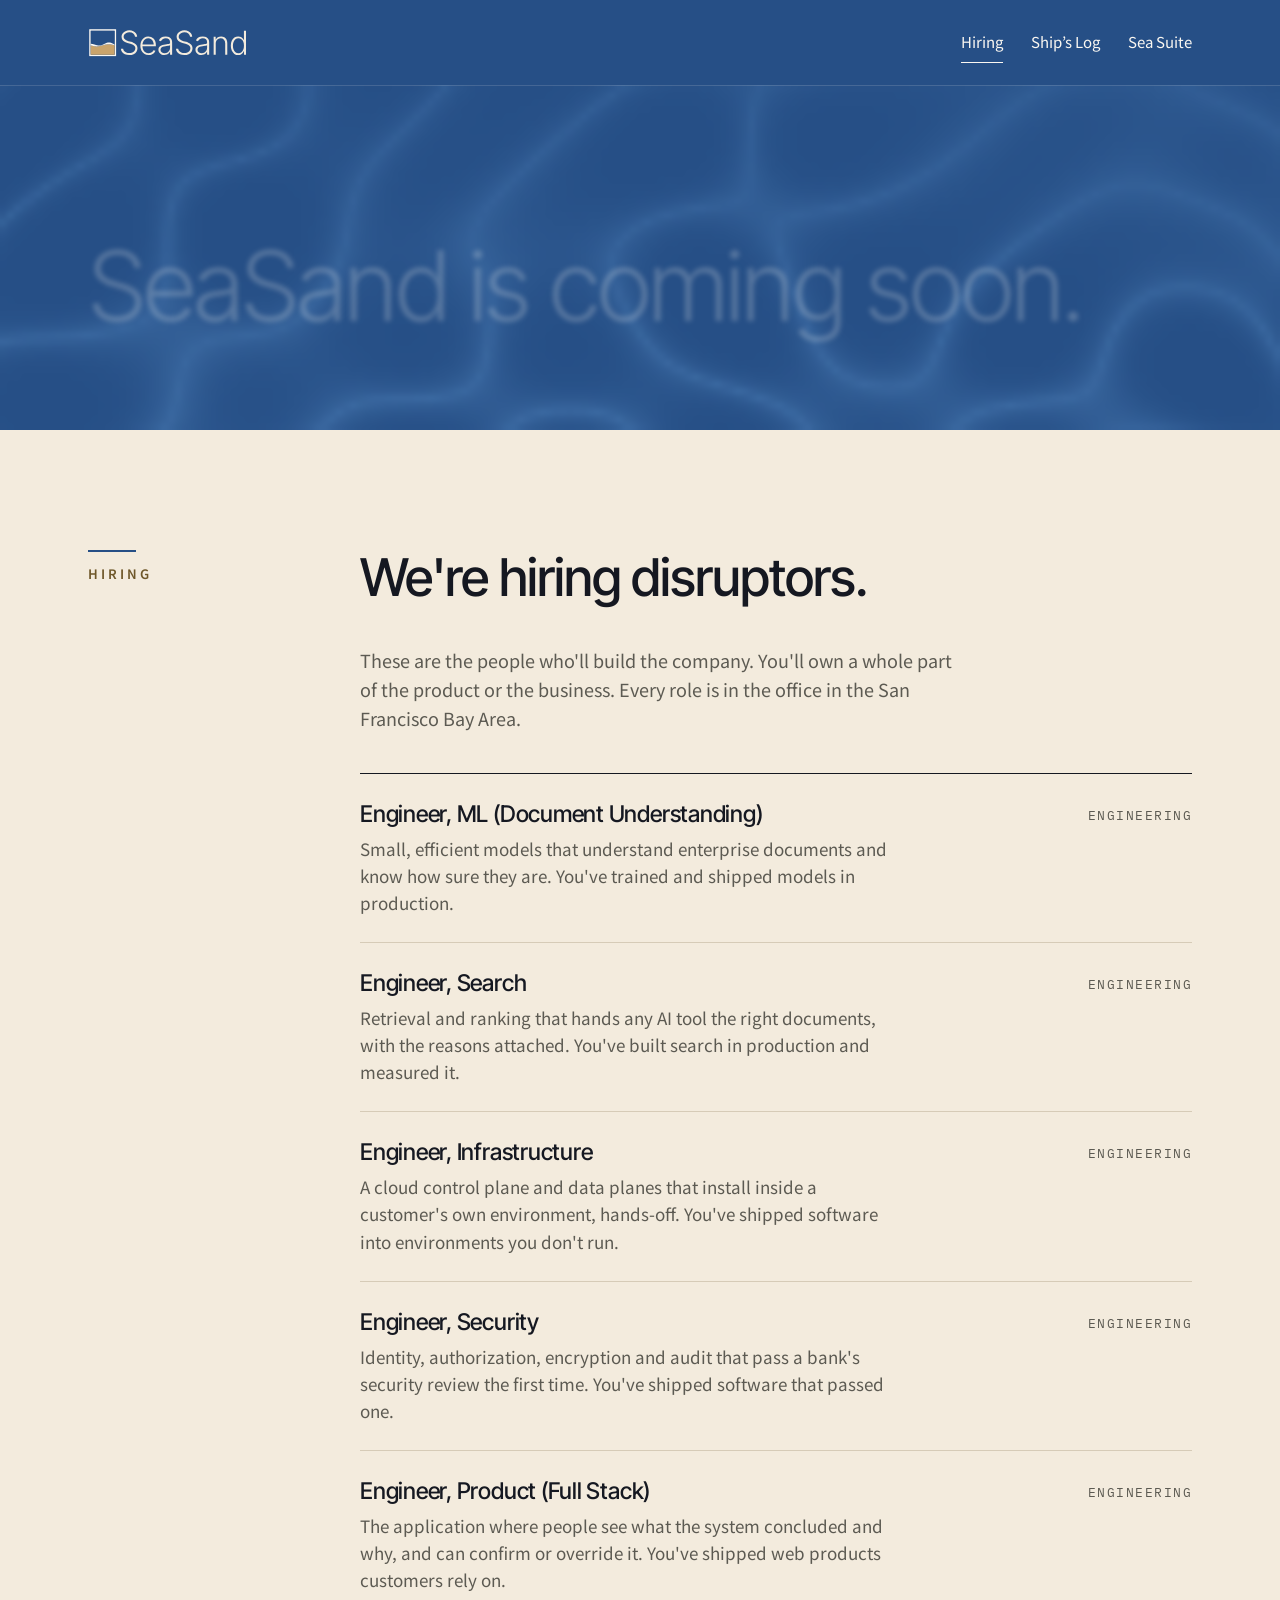
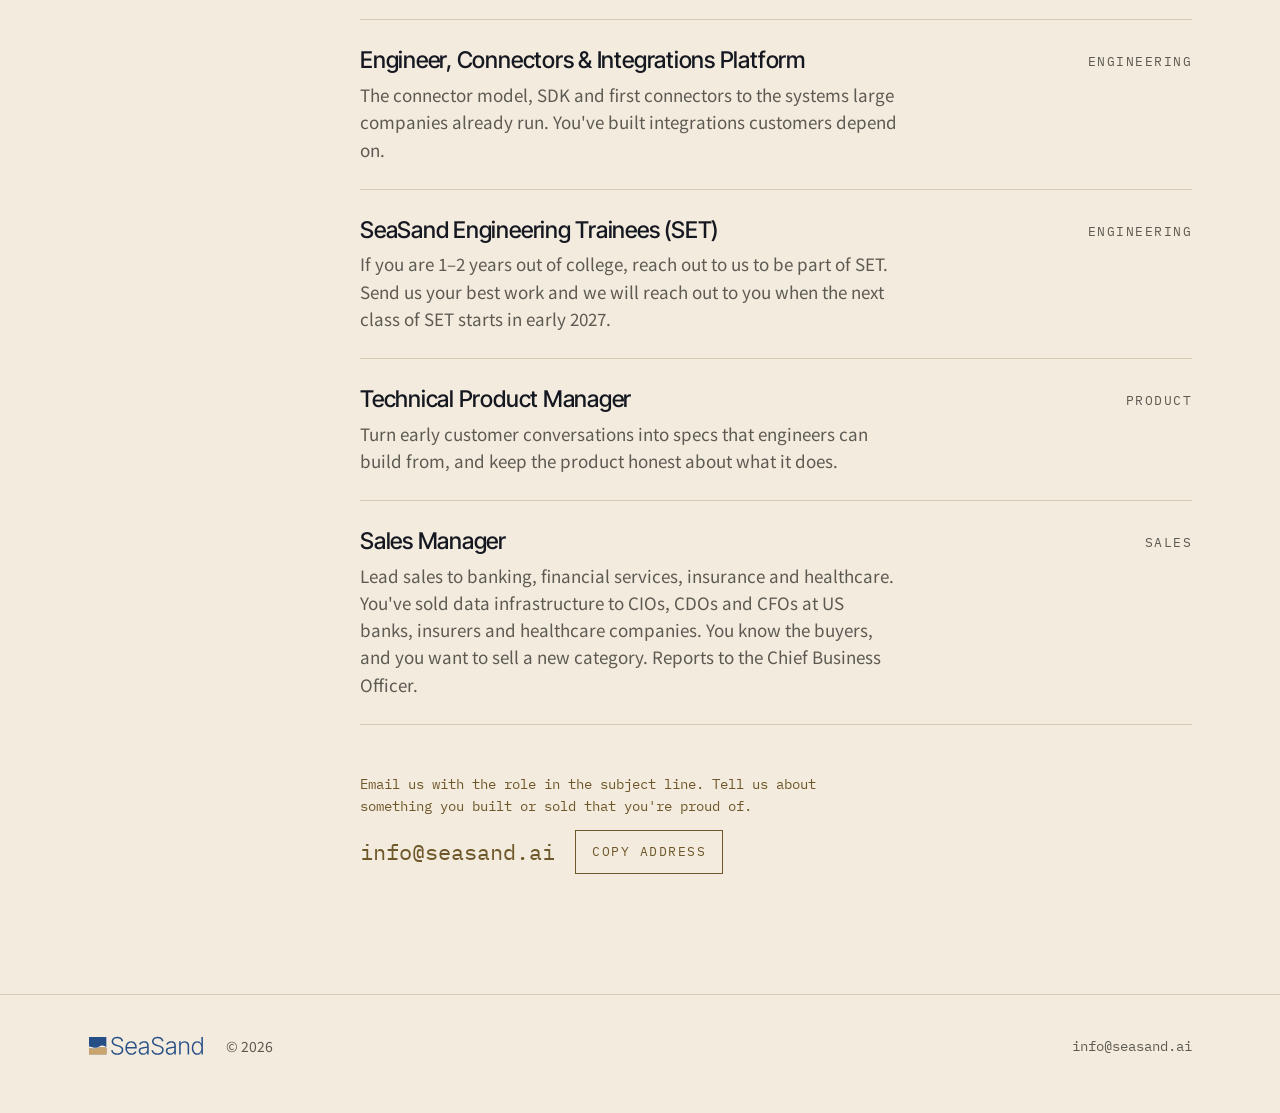
<file: index.html>
<!doctype html>
<html lang="en">
<head>
<meta charset="utf-8">
<meta name="viewport" content="width=device-width, initial-scale=1, viewport-fit=cover">
<title>SeaSand</title>
<link rel="icon" type="image/svg+xml" href="/favicon.svg">
<link rel="apple-touch-icon" href="/apple-touch-icon.png">
<link rel="stylesheet" href="https://fonts.googleapis.com/css2?family=Inter+Tight:wght@300;500&family=Noto+Sans+JP:wght@400;600&family=IBM+Plex+Mono:wght@400&display=swap">
<style>
/* Layout: the page is the cover rule of brand book v1111_3: sea blue over the ground, one straight shoreline.
   The sea opens the page (who we are, coming soon) and closes it (The Sea Suite, the invitation). Between them,
   the ground: two quiet sections on an asymmetric rail, hairlines only, no cards. */
:root {
  --ground: #f3ebdd;     /* paper, the sand */
  --raised: #eae1d0;     /* ink-100 */
  --hair: #d6cbb7;       /* ink-200 */
  --text: #151821;       /* shiro-000 */
  --text-2: #5c5a52;     /* shiro-100 */
  --gold: #6e5729;       /* kin: figures, years */
  --link: #264f86;       /* umi as text: paper only (7.0:1) */
  --sea: #264f86;        /* umi: the band, both themes */
  --foam: #fbf8f2;       /* awa: text on sea */
  --sand: #c9a46c;       /* suna: kicker on sea (24px semibold only) */
  --wm: #264f86;         /* footer wordmark */
  --display: "Inter Tight", "Helvetica Neue", Arial, sans-serif;
  --sans: "Noto Sans JP", "Helvetica Neue", Arial, sans-serif;
  --mono: "IBM Plex Mono", "SFMono-Regular", Menlo, Consolas, monospace;
}
@media (prefers-color-scheme: dark) {
  :root:not([data-theme="light"]) {
    --ground: #151821; --raised: #1d2130; --hair: #2e3344;
    --text: #f3ebdd; --text-2: #a8a9a3; --gold: #c6a664; --link: #f3ebdd; --wm: #f3ebdd;
    color-scheme: dark;
  }
}
:root[data-theme="dark"] {
  --ground: #151821; --raised: #1d2130; --hair: #2e3344;
  --text: #f3ebdd; --text-2: #a8a9a3; --gold: #c6a664; --link: #f3ebdd; --wm: #f3ebdd;
  color-scheme: dark;
}

* { box-sizing: border-box; }
html, body { margin: 0; padding: 0; }
html { scroll-behavior: smooth; }
@media (prefers-reduced-motion: reduce) { html { scroll-behavior: auto; } }
body { background: var(--ground); color: var(--text); font-family: var(--sans); font-size: 17px; line-height: 1.6; -webkit-font-smoothing: antialiased; }
.wrap {
  max-width: 1200px; margin: 0 auto;
  padding-left: max(16px, env(safe-area-inset-left, 0px));
  padding-right: max(16px, env(safe-area-inset-right, 0px));
}
@media (min-width: 760px) {
  .wrap { padding-left: max(48px, env(safe-area-inset-left, 0px)); padding-right: max(48px, env(safe-area-inset-right, 0px)); }
}
a { color: var(--link); text-decoration-thickness: 1px; text-underline-offset: 4px; }
a:focus-visible, button:focus-visible { outline: 2px solid currentColor; outline-offset: 4px; }
.lockup { display: block; height: 30px; width: auto; }
.wm { fill: var(--wm); }

/* Sticky top bar (Ani, 16 Nov): the nav stays on screen while scrolling. */
.bar { position: sticky; top: 0; z-index: 50; background: var(--sea); color: var(--foam); padding-top: env(safe-area-inset-top, 0px); box-shadow: 0 1px 0 rgba(251,248,242,.14); }
.bar a { color: var(--foam); }
.bar .top { padding-block: 18px; }
@media (min-width: 760px) { .bar .top { padding-block: 22px; } }

/* ---------- The sea: opening band ---------- */
.sea { background: var(--sea); color: var(--foam); position: relative; overflow: hidden; isolation: isolate; }
.sea > .wrap { position: relative; z-index: 1; }
/* Water: light moving through the sea band. Kept within a narrow lightness range so foam text holds 6.5:1 or better. */
.grains { position: absolute; inset: 0; width: 100%; height: 100%; display: block; z-index: 2; pointer-events: none; }
.water { position: absolute; inset: 0; width: 100%; height: 100%; display: block; z-index: 0; pointer-events: none; }
.sea a { color: var(--foam); }
/* The home sea band ends on a straight edge (Ani, 12 Nov); the wave is on the blog and About pages only. */
.sea > .shore { position: relative; z-index: 3; display: block; width: 100%; height: clamp(56px, 8vw, 120px); margin-top: -24px; margin-bottom: -2px; }
.shore .g { fill: var(--ground); }
.shore .f { fill: var(--foam); stroke: var(--foam); stroke-width: 1px; vector-effect: non-scaling-stroke; }
.top { display: flex; align-items: center; justify-content: space-between; gap: 16px 32px; flex-wrap: wrap; padding-block: 28px; }
.top nav ul { list-style: none; margin: 0; padding: 0; display: flex; flex-wrap: wrap; gap: 4px 28px; }
.top nav a { text-decoration: none; font-size: 15px; display: inline-block; padding-block: 8px; border-bottom: 1px solid transparent; }
.top nav a:hover { border-bottom-color: var(--foam); }
.hero { padding-block: 88px 72px; display: grid; gap: 28px; }
@media (min-width: 760px) { .hero { padding-block: 152px 96px; } }
.where { margin: 0; font-family: var(--mono); font-size: 13px; letter-spacing: 3px; text-transform: uppercase; display: flex; align-items: center; gap: 14px; }
.where::before { content: ""; width: 48px; height: 2px; background: var(--foam); }
h1 {
  margin: 0; font-family: var(--display); font-weight: 300;
  font-size: clamp(44px, 7.6vw, 104px); line-height: 1; letter-spacing: -0.03em; text-wrap: balance;
}

/* The headline lies on the sea floor and never moves. It is seen through the water at first, then sand drifts over it, letter by letter.
   Moving the pointer over it blows the sand off the letters: white grains float away and the letters show more clearly,
   still underwater, then the sand settles over them again.
   Hover or focus brings it back. With reduced motion it simply stays put. */
.hush .ch { display: inline-block; white-space: pre; }
@media (prefers-reduced-motion: no-preference) {
  .hush:not(.split) { opacity: 0.78; filter: blur(0.6px); }
  .hush .ch.settled { opacity: 0.22; filter: blur(2.5px); }
  .hush .ch.settled { transition: opacity 2.4s ease .4s, filter 2.4s ease .4s; }
  .hush .ch.settled.blown { opacity: 0.78; filter: blur(0.6px); transition: opacity .6s ease, filter .6s ease; }
}
@keyframes sink {
  to { opacity: 0.22; filter: blur(2.5px); transform: translateY(0.3em); }
}

/* ---------- Sections on the ground ---------- */
.part { border-bottom: 1px solid var(--hair); scroll-margin-top: 96px; }
.part > .wrap { display: grid; grid-template-columns: 1fr; gap: 20px 72px; padding-block: 80px; }
@media (min-width: 960px) { .part > .wrap { grid-template-columns: 200px minmax(0, 1fr); padding-block: 120px; } }
.rail { display: flex; flex-direction: column; gap: 12px; }
.rail::before { content: ""; width: 48px; height: 2px; background: var(--sea); }
:root[data-theme="dark"] .rail::before { height: 4px; }
@media (prefers-color-scheme: dark) { :root:not([data-theme="light"]) .rail::before { height: 4px; } }
.kicker { margin: 0; font-size: 13px; font-weight: 600; letter-spacing: 3px; text-transform: uppercase; color: var(--gold); }
.body { min-width: 0; display: flex; flex-direction: column; gap: 40px; }
h2 { margin: 0; font-family: var(--display); font-weight: 500; font-size: clamp(30px, 4.2vw, 52px); line-height: 1.08; letter-spacing: -0.02em; text-wrap: balance; max-width: 22ch; }
.lede { margin: 0; max-width: 60ch; font-size: 18px; color: var(--text-2); }

/* Hiring */
.roles { list-style: none; margin: 0; padding: 0; border-top: 1px solid var(--text); }
.role { display: grid; grid-template-columns: 1fr; gap: 6px 40px; padding-block: 26px; border-bottom: 1px solid var(--hair); }
@media (min-width: 760px) { .role { grid-template-columns: minmax(0, 1fr) 140px; } }
.role h3 { margin: 0; font-family: var(--display); font-weight: 500; font-size: 23px; line-height: 1.25; letter-spacing: -0.01em; }
.role p { margin: 0; max-width: 60ch; color: var(--text-2); }
.role .area { font-family: var(--mono); font-size: 13px; letter-spacing: 1.5px; text-transform: uppercase; color: var(--text-2); }
@media (min-width: 760px) { .role .area { grid-column: 2; grid-row: 1 / span 2; text-align: right; padding-top: 6px; } }

/* Contact line: an address you can select, and a copy button */
/* Contact: one voice for the whole block, the typewriter face in gold on the ground and pale sand on the sea. */
.reach { --reach: var(--gold); display: grid; gap: 12px; padding-top: 8px; color: var(--reach); font-family: var(--mono); }
.reach p { margin: 0; max-width: 60ch; font-family: var(--mono); font-size: 14px; font-weight: 400; line-height: 1.6; }
.addr-row { display: flex; flex-wrap: wrap; align-items: center; gap: 12px 20px; }
.addr { font-family: var(--mono); font-size: clamp(18px, 2vw, 22px); color: var(--reach); user-select: all; overflow-wrap: anywhere; }
.copy {
  font: 400 13px/1 var(--mono); letter-spacing: 1.5px; text-transform: uppercase; min-height: 44px; padding: 0 16px; cursor: pointer;
  background: transparent; color: var(--reach); border: 1px solid currentColor; border-radius: 0;
}
.copy:hover { background: var(--reach); color: var(--ground); }

/* Founder */
.who { display: flex; flex-wrap: wrap; align-items: baseline; gap: 4px 20px; }
.who .name { margin: 0; font-family: var(--display); font-weight: 500; font-size: 26px; }
.who .role-line { margin: 0; color: var(--text-2); }
.cos { list-style: none; margin: 0; padding: 0; border-top: 1px solid var(--text); }
.co { display: grid; grid-template-columns: 1fr; gap: 2px 28px; align-items: baseline; padding-block: 20px; border-bottom: 1px solid var(--hair); }
@media (min-width: 760px) { .co { grid-template-columns: 150px minmax(0, 1fr) 170px; } }
.co .name { font-family: var(--display); font-weight: 500; font-size: 21px; }
.co .what { color: var(--text-2); }
.co .exit { font-family: var(--mono); font-size: 15px; color: var(--gold); font-variant-numeric: tabular-nums; }
@media (min-width: 760px) { .co .exit { text-align: right; } }
.facts { margin: 0; display: grid; grid-template-columns: 1fr; gap: 0 48px; }
@media (min-width: 760px) { .facts { grid-template-columns: repeat(2, minmax(0, 1fr)); } }
.facts > div { padding-block: 18px; border-bottom: 1px solid var(--hair); display: grid; gap: 4px; }
.facts dt { font-size: 12px; font-weight: 600; letter-spacing: 2.5px; text-transform: uppercase; color: var(--text-2); }
.facts dd { margin: 0; }
.facts dd.jobs { display: grid; gap: 2px; }
.out { margin: 0; }


/* About: the company in a paragraph, then the founding team as rows, like the roles below */
.about-copy { display: grid; gap: 16px; max-width: 62ch; }
.about-copy p { margin: 0; font-size: 18px; color: var(--text-2); }
.about-copy p.first { font-family: var(--display); font-weight: 500; font-size: clamp(22px, 2.4vw, 28px); line-height: 1.3; color: var(--text); }
.team { list-style: none; margin: 0; padding: 0; border-top: 1px solid var(--text); }
.member { display: grid; grid-template-columns: 1fr; gap: 10px 40px; padding-block: 32px; border-bottom: 1px solid var(--hair); }
@media (min-width: 760px) { .member { grid-template-columns: 240px minmax(0, 1fr); } }
.member h3 { margin: 0; font-family: var(--display); font-weight: 500; font-size: 23px; line-height: 1.25; letter-spacing: -0.01em; }
.member .title { margin: 6px 0 0; font-family: var(--mono); font-size: 13px; letter-spacing: 1.5px; text-transform: uppercase; color: var(--gold); }
.member .bio { margin: 0; max-width: 62ch; color: var(--text-2); }

/* ---------- The sea again: The Sea Suite ---------- */
.suite { background: var(--sea); color: var(--foam); scroll-margin-top: 96px; }
.suite > .wrap { display: grid; grid-template-columns: 1fr; gap: 20px 72px; padding-block: 88px 104px; }
@media (min-width: 960px) { .suite > .wrap { grid-template-columns: 200px minmax(0, 1fr); padding-block: 128px 136px; } }
.suite .rail::before { background: var(--foam); height: 2px; }
.suite .kicker { color: var(--sand); }
.suite .lede { color: var(--foam); }
.suite-name { margin: 0; font-family: var(--display); font-weight: 300; font-size: clamp(22px, 2.4vw, 28px); letter-spacing: 0.01em; }
.topics { list-style: none; margin: 0; padding: 0; display: grid; grid-template-columns: 1fr; gap: 0 48px; border-top: 1px solid var(--foam); }
@media (min-width: 760px) { .topics { grid-template-columns: repeat(2, minmax(0, 1fr)); } }
.topics li { padding-block: 20px; border-bottom: 1px solid rgba(251, 248, 242, 0.32); font-family: var(--display); font-weight: 500; font-size: 20px; line-height: 1.35; }
.terms { margin: 0; display: grid; grid-template-columns: 1fr; gap: 20px 48px; }
@media (min-width: 760px) { .terms { grid-template-columns: repeat(3, minmax(0, 1fr)); } }
.terms dt { font-size: 12px; font-weight: 600; letter-spacing: 2.5px; text-transform: uppercase; color: var(--sand); margin-bottom: 4px; }
.terms dd { margin: 0; }
.suite .reach { --reach: #ead9bb; }   /* pale sand on sea blue, 5.9:1 */
.suite .copy:hover { color: var(--sea); }

[hidden] { display: none !important; }
@media (max-width: 759px) { .part, .suite, .reg { scroll-margin-top: 140px; } }
/* The Sea Suite registration (Ani, 16 Nov). Foam on sea; pale sand for labels and notes. */
.reg-link { display: inline-flex; align-items: center; gap: 10px; justify-self: start; padding: 12px 22px; background: var(--foam); color: var(--sea) !important; font-family: var(--display); font-weight: 500; font-size: 17px; text-decoration: none; border-radius: 2px; }
.reg-link:hover { background: #ead9bb; }
.reg { --pale: #ead9bb; display: grid; gap: 24px; padding-top: 40px; border-top: 1px solid var(--foam); scroll-margin-top: 96px; }
.reg h3 { margin: 0; font-family: var(--display); font-weight: 500; font-size: clamp(22px, 2.4vw, 28px); line-height: 1.3; }
.reg .note { margin: 0; color: var(--pale); font-family: var(--mono); font-size: 14px; max-width: 60ch; }
.reg form { display: grid; grid-template-columns: 1fr; gap: 20px 32px; max-width: 760px; }
@media (min-width: 760px) { .reg form { grid-template-columns: repeat(2, minmax(0, 1fr)); } .reg .full { grid-column: 1 / -1; } }
.field { display: grid; gap: 6px; min-width: 0; align-content: start; }
.field label { font-size: 12px; font-weight: 600; letter-spacing: 2.5px; text-transform: uppercase; color: var(--sand); }
.field .opt { letter-spacing: 1px; text-transform: none; font-weight: 400; color: var(--pale); }
.field input, .field select, .field textarea { width: 100%; font: inherit; font-size: 17px; color: var(--foam); background: rgba(251, 248, 242, 0.08); border: 1px solid rgba(251, 248, 242, 0.45); border-radius: 2px; padding: 12px 14px; }
.field select option { color: #151821; }
.field textarea { min-height: 112px; resize: vertical; }
.field input:focus, .field select:focus, .field textarea:focus { outline: 2px solid var(--foam); outline-offset: 2px; border-color: var(--foam); }
.field input[aria-invalid="true"], .field select[aria-invalid="true"] { border-color: var(--foam); border-width: 2px; }
.field .err { margin: 0; font-family: var(--mono); font-size: 13px; color: var(--pale); }
.hp { position: absolute; left: -10000px; width: 1px; height: 1px; overflow: hidden; }
.reg .send { justify-self: start; font: inherit; font-family: var(--display); font-weight: 500; font-size: 17px; padding: 13px 26px; background: var(--foam); color: var(--sea); border: 0; border-radius: 2px; cursor: pointer; }
.reg .send:hover { background: #ead9bb; }
.reg .send[disabled] { opacity: .6; cursor: progress; }
.reg .fail { margin: 0; font-family: var(--mono); font-size: 14px; color: var(--pale); }
.thanks { display: grid; gap: 12px; max-width: 60ch; }
.thanks h3:focus { outline: none; }
.thanks p { margin: 0; }
@media (max-width: 759px) { .reg { scroll-margin-top: 140px; } }   /* CIT&S: the later .reg rule overrode the phone offset */

/* ---------- Footer, on the ground ---------- */
footer .wrap { display: flex; flex-wrap: wrap; align-items: center; justify-content: space-between; gap: 16px 32px; padding-block: 40px 56px; font-size: 14px; color: var(--text-2); }
footer .lockup { height: 22px; }
footer .left { display: flex; flex-wrap: wrap; align-items: center; gap: 12px 20px; }
.addr-small { font-family: var(--mono); user-select: all; }

/* ---------- Light pages (Ani, 16 Nov): only the top band of each page is on the sea; every section sits on sand.
   .part.on-sea is kept for a future blue section but is not used. */
.part.on-sea { background: var(--sea); color: var(--foam); position: relative; overflow: hidden; isolation: isolate; border-bottom: 0; }
.part.on-sea > .wrap { position: relative; z-index: 1; }
.part.on-sea .rail::before { background: var(--foam); height: 2px; }
.part.on-sea .kicker { color: var(--sand); }
.part.on-sea h2, .part.on-sea .role h3 { color: var(--foam); }
.part.on-sea .lede, .part.on-sea .role p, .part.on-sea .role .area { color: #ead9bb; }
.part.on-sea .roles { border-top-color: var(--foam); }
.part.on-sea .role { border-bottom-color: rgba(251, 248, 242, 0.32); }
.part.on-sea .reach { --reach: #ead9bb; }
.part.on-sea .copy:hover { color: var(--sea); }
.part.on-sea a { color: var(--foam); }

.suite { background: var(--ground); color: var(--text); border-bottom: 1px solid var(--hair); }
.suite .rail::before { background: var(--sea); }
:root[data-theme="dark"] .suite .rail::before { height: 4px; }
@media (prefers-color-scheme: dark) { :root:not([data-theme="light"]) .suite .rail::before { height: 4px; } }
.suite .kicker { color: var(--gold); }
.suite .lede { color: var(--text-2); }
.suite .terms dt { color: var(--gold); }
.suite .reach { --reach: var(--gold); }
.suite .copy:hover { color: var(--ground); }
.reg-link { background: var(--sea); color: var(--foam) !important; align-self: flex-start; }
.reg-link:hover { background: #1d3f6c; }
.reg { --pale: var(--text-2); border-top-color: var(--text); }
.field label { color: var(--gold); }
.field input, .field select, .field textarea { color: var(--text); background: var(--raised); border-color: var(--hair); }
.field input:focus, .field select:focus, .field textarea:focus { outline-color: var(--sea); border-color: var(--sea); }
.field input[aria-invalid="true"], .field select[aria-invalid="true"] { border-color: var(--gold); }
.reg .send { background: var(--sea); color: var(--foam); }
.reg .send:hover { background: #1d3f6c; }
@media (prefers-color-scheme: dark) {
  :root:not([data-theme="light"]) .reg-link, :root:not([data-theme="light"]) .reg .send { background: var(--foam); color: var(--sea) !important; }
  :root:not([data-theme="light"]) .field input:focus, :root:not([data-theme="light"]) .field select:focus, :root:not([data-theme="light"]) .field textarea:focus { outline-color: var(--foam); border-color: var(--foam); }
}

/* ---------- Pages (Ani, 16 Nov): Hiring on the home page; Blog, The Sea Suite and About each on their own page ---------- */
.hero.hero-sub { padding-block: 64px 56px; gap: 20px; }
@media (min-width: 760px) { .hero.hero-sub { padding-block: 104px 80px; } }
.top nav a[aria-current] { border-bottom-color: var(--foam); }
</style>
</head>
<body>

<div class="bar">
  <div class="wrap">
    <header class="top">
      <a href="#top" aria-label="SeaSand, top of page"><svg class="lockup" role="img" aria-label="SeaSand" xmlns="http://www.w3.org/2000/svg" viewBox="-8 -8 486 90"><title>SeaSand</title><rect x="-2.16" y="-2.16" width="76.32" height="76.32" fill="none" stroke="#fbf8f2" stroke-width="4.32"/><clipPath id="m1"><rect width="72" height="72"/></clipPath><g clip-path="url(#m1)"><rect width="72" height="72" fill="#264f86"/><path d="M-2.16,43.31 L-1.84,43.40 L-1.52,43.49 L-1.21,43.58 L-0.89,43.67 L-0.57,43.76 L-0.25,43.85 L0.07,43.94 L0.38,44.03 L0.70,44.12 L1.02,44.21 L1.34,44.30 L1.66,44.39 L1.97,44.48 L2.29,44.56 L2.61,44.65 L2.93,44.74 L3.25,44.83 L3.56,44.91 L3.88,45.00 L4.20,45.08 L4.52,45.16 L4.84,45.25 L5.15,45.33 L5.47,45.41 L5.79,45.49 L6.11,45.57 L6.43,45.64 L6.74,45.72 L7.06,45.79 L7.38,45.87 L7.70,45.94 L8.02,46.01 L8.33,46.07 L8.65,46.14 L8.97,46.21 L9.29,46.27 L9.61,46.33 L9.92,46.39 L10.24,46.45 L10.56,46.50 L10.88,46.55 L11.20,46.61 L11.51,46.65 L11.83,46.70 L12.15,46.75 L12.47,46.79 L12.79,46.83 L13.10,46.87 L13.42,46.90 L13.74,46.94 L14.06,46.97 L14.38,47.00 L14.69,47.03 L15.01,47.05 L15.33,47.07 L15.65,47.09 L15.97,47.11 L16.28,47.12 L16.60,47.14 L16.92,47.15 L17.24,47.15 L17.56,47.16 L17.87,47.16 L18.19,47.16 L18.51,47.16 L18.83,47.15 L19.15,47.14 L19.46,47.13 L19.78,47.12 L20.10,47.11 L20.42,47.09 L20.74,47.07 L21.05,47.05 L21.37,47.02 L21.69,46.99 L22.01,46.96 L22.33,46.93 L22.64,46.90 L22.96,46.86 L23.28,46.82 L23.60,46.78 L23.92,46.74 L24.23,46.69 L24.55,46.64 L24.87,46.59 L25.19,46.54 L25.51,46.49 L25.82,46.43 L26.14,46.38 L26.46,46.32 L26.78,46.25 L27.10,46.19 L27.41,46.13 L27.73,46.06 L28.05,45.99 L28.37,45.92 L28.69,45.85 L29.00,45.78 L29.32,45.70 L29.64,45.63 L29.96,45.55 L30.28,45.47 L30.59,45.39 L30.91,45.31 L31.23,45.23 L31.55,45.15 L31.87,45.06 L32.18,44.98 L32.50,44.89 L32.82,44.81 L33.14,44.72 L33.46,44.63 L33.77,44.55 L34.09,44.46 L34.41,44.37 L34.73,44.28 L35.05,44.19 L35.36,44.10 L35.68,44.01 L36.00,43.92 L36.32,43.83 L36.64,43.74 L36.95,43.65 L37.27,43.56 L37.59,43.47 L37.91,43.38 L38.23,43.29 L38.54,43.21 L38.86,43.12 L39.18,43.03 L39.50,42.95 L39.82,42.86 L40.13,42.78 L40.45,42.69 L40.77,42.61 L41.09,42.53 L41.41,42.45 L41.72,42.37 L42.04,42.29 L42.36,42.21 L42.68,42.14 L43.00,42.06 L43.31,41.99 L43.63,41.92 L43.95,41.85 L44.27,41.78 L44.59,41.71 L44.90,41.65 L45.22,41.59 L45.54,41.52 L45.86,41.46 L46.18,41.41 L46.49,41.35 L46.81,41.30 L47.13,41.25 L47.45,41.20 L47.77,41.15 L48.08,41.10 L48.40,41.06 L48.72,41.02 L49.04,40.98 L49.36,40.94 L49.67,40.91 L49.99,40.88 L50.31,40.85 L50.63,40.82 L50.95,40.79 L51.26,40.77 L51.58,40.75 L51.90,40.73 L52.22,40.72 L52.54,40.71 L52.85,40.70 L53.17,40.69 L53.49,40.68 L53.81,40.68 L54.13,40.68 L54.44,40.68 L54.76,40.69 L55.08,40.69 L55.40,40.70 L55.72,40.72 L56.03,40.73 L56.35,40.75 L56.67,40.77 L56.99,40.79 L57.31,40.81 L57.62,40.84 L57.94,40.87 L58.26,40.90 L58.58,40.94 L58.90,40.97 L59.21,41.01 L59.53,41.05 L59.85,41.09 L60.17,41.14 L60.49,41.19 L60.80,41.23 L61.12,41.29 L61.44,41.34 L61.76,41.39 L62.08,41.45 L62.39,41.51 L62.71,41.57 L63.03,41.63 L63.35,41.70 L63.67,41.77 L63.98,41.83 L64.30,41.90 L64.62,41.97 L64.94,42.05 L65.26,42.12 L65.57,42.20 L65.89,42.27 L66.21,42.35 L66.53,42.43 L66.85,42.51 L67.16,42.59 L67.48,42.68 L67.80,42.76 L68.12,42.84 L68.44,42.93 L68.75,43.01 L69.07,43.10 L69.39,43.19 L69.71,43.28 L70.03,43.36 L70.34,43.45 L70.66,43.54 L70.98,43.63 L71.30,43.72 L71.62,43.81 L71.93,43.90 L72.25,43.99 L72.57,44.08 L72.89,44.17 L73.21,44.26 L73.52,44.35 L73.84,44.44 L74.16,44.53 L74.16,75.60 L-2.16,75.60 Z" fill="#c9a46c"/><path d="M-2.16,39.26 L-1.84,39.27 L-1.52,39.28 L-1.21,39.30 L-0.89,39.31 L-0.57,39.33 L-0.25,39.35 L0.07,39.37 L0.38,39.39 L0.70,39.41 L1.02,39.44 L1.34,39.47 L1.66,39.50 L1.97,39.53 L2.29,39.57 L2.61,39.61 L2.93,39.65 L3.25,39.69 L3.56,39.74 L3.88,39.79 L4.20,39.84 L4.52,39.89 L4.84,39.94 L5.15,40.00 L5.47,40.06 L5.79,40.12 L6.11,40.19 L6.43,40.25 L6.74,40.32 L7.06,40.39 L7.38,40.47 L7.70,40.54 L8.02,40.62 L8.33,40.70 L8.65,40.78 L8.97,40.86 L9.29,40.94 L9.61,41.03 L9.92,41.12 L10.24,41.21 L10.56,41.30 L10.88,41.39 L11.20,41.48 L11.51,41.57 L11.83,41.67 L12.15,41.76 L12.47,41.86 L12.79,41.95 L13.10,42.05 L13.42,42.15 L13.74,42.24 L14.06,42.34 L14.38,42.44 L14.69,42.53 L15.01,42.63 L15.33,42.72 L15.65,42.82 L15.97,42.91 L16.28,43.00 L16.60,43.10 L16.92,43.19 L17.24,43.28 L17.56,43.36 L17.87,43.45 L18.19,43.53 L18.51,43.61 L18.83,43.69 L19.15,43.77 L19.46,43.85 L19.78,43.92 L20.10,43.99 L20.42,44.05 L20.74,44.12 L21.05,44.18 L21.37,44.23 L21.69,44.29 L22.01,44.34 L22.33,44.39 L22.64,44.43 L22.96,44.47 L23.28,44.50 L23.60,44.53 L23.92,44.56 L24.23,44.58 L24.55,44.60 L24.87,44.62 L25.19,44.63 L25.51,44.63 L25.82,44.63 L26.14,44.63 L26.46,44.62 L26.78,44.60 L27.10,44.59 L27.41,44.56 L27.73,44.54 L28.05,44.50 L28.37,44.47 L28.69,44.42 L29.00,44.38 L29.32,44.32 L29.64,44.27 L29.96,44.21 L30.28,44.14 L30.59,44.07 L30.91,43.99 L31.23,43.91 L31.55,43.83 L31.87,43.74 L32.18,43.64 L32.50,43.55 L32.82,43.44 L33.14,43.34 L33.46,43.23 L33.77,43.11 L34.09,42.99 L34.41,42.87 L34.73,42.75 L35.05,42.62 L35.36,42.49 L35.68,42.35 L36.00,42.21 L36.32,42.07 L36.64,41.93 L36.95,41.78 L37.27,41.63 L37.59,41.48 L37.91,41.33 L38.23,41.17 L38.54,41.02 L38.86,40.86 L39.18,40.70 L39.50,40.54 L39.82,40.38 L40.13,40.21 L40.45,40.05 L40.77,39.89 L41.09,39.73 L41.41,39.56 L41.72,39.40 L42.04,39.24 L42.36,39.08 L42.68,38.92 L43.00,38.76 L43.31,38.60 L43.63,38.44 L43.95,38.29 L44.27,38.14 L44.59,37.99 L44.90,37.84 L45.22,37.69 L45.54,37.55 L45.86,37.41 L46.18,37.27 L46.49,37.14 L46.81,37.01 L47.13,36.88 L47.45,36.76 L47.77,36.64 L48.08,36.53 L48.40,36.42 L48.72,36.31 L49.04,36.21 L49.36,36.11 L49.67,36.02 L49.99,35.93 L50.31,35.85 L50.63,35.77 L50.95,35.70 L51.26,35.64 L51.58,35.58 L51.90,35.52 L52.22,35.47 L52.54,35.43 L52.85,35.39 L53.17,35.36 L53.49,35.33 L53.81,35.31 L54.13,35.30 L54.44,35.29 L54.76,35.29 L55.08,35.29 L55.40,35.30 L55.72,35.32 L56.03,35.34 L56.35,35.37 L56.67,35.41 L56.99,35.45 L57.31,35.49 L57.62,35.54 L57.94,35.60 L58.26,35.66 L58.58,35.73 L58.90,35.81 L59.21,35.88 L59.53,35.97 L59.85,36.06 L60.17,36.15 L60.49,36.25 L60.80,36.36 L61.12,36.47 L61.44,36.58 L61.76,36.70 L62.08,36.82 L62.39,36.95 L62.71,37.08 L63.03,37.22 L63.35,37.35 L63.67,37.50 L63.98,37.64 L64.30,37.79 L64.62,37.94 L64.94,38.09 L65.26,38.25 L65.57,38.41 L65.89,38.57 L66.21,38.73 L66.53,38.89 L66.85,39.06 L67.16,39.22 L67.48,39.39 L67.80,39.56 L68.12,39.73 L68.44,39.90 L68.75,40.07 L69.07,40.24 L69.39,40.41 L69.71,40.58 L70.03,40.74 L70.34,40.91 L70.66,41.08 L70.98,41.24 L71.30,41.41 L71.62,41.57 L71.93,41.73 L72.25,41.89 L72.57,42.04 L72.89,42.20 L73.21,42.35 L73.52,42.49 L73.84,42.64 L74.16,42.78 L74.16,44.53 L73.84,44.44 L73.52,44.35 L73.21,44.26 L72.89,44.17 L72.57,44.08 L72.25,43.99 L71.93,43.90 L71.62,43.81 L71.30,43.72 L70.98,43.63 L70.66,43.54 L70.34,43.45 L70.03,43.36 L69.71,43.28 L69.39,43.19 L69.07,43.10 L68.75,43.01 L68.44,42.93 L68.12,42.84 L67.80,42.76 L67.48,42.68 L67.16,42.59 L66.85,42.51 L66.53,42.43 L66.21,42.35 L65.89,42.27 L65.57,42.20 L65.26,42.12 L64.94,42.05 L64.62,41.97 L64.30,41.90 L63.98,41.83 L63.67,41.77 L63.35,41.70 L63.03,41.63 L62.71,41.57 L62.39,41.51 L62.08,41.45 L61.76,41.39 L61.44,41.34 L61.12,41.29 L60.80,41.23 L60.49,41.19 L60.17,41.14 L59.85,41.09 L59.53,41.05 L59.21,41.01 L58.90,40.97 L58.58,40.94 L58.26,40.90 L57.94,40.87 L57.62,40.84 L57.31,40.81 L56.99,40.79 L56.67,40.77 L56.35,40.75 L56.03,40.73 L55.72,40.72 L55.40,40.70 L55.08,40.69 L54.76,40.69 L54.44,40.68 L54.13,40.68 L53.81,40.68 L53.49,40.68 L53.17,40.69 L52.85,40.70 L52.54,40.71 L52.22,40.72 L51.90,40.73 L51.58,40.75 L51.26,40.77 L50.95,40.79 L50.63,40.82 L50.31,40.85 L49.99,40.88 L49.67,40.91 L49.36,40.94 L49.04,40.98 L48.72,41.02 L48.40,41.06 L48.08,41.10 L47.77,41.15 L47.45,41.20 L47.13,41.25 L46.81,41.30 L46.49,41.35 L46.18,41.41 L45.86,41.46 L45.54,41.52 L45.22,41.59 L44.90,41.65 L44.59,41.71 L44.27,41.78 L43.95,41.85 L43.63,41.92 L43.31,41.99 L43.00,42.06 L42.68,42.14 L42.36,42.21 L42.04,42.29 L41.72,42.37 L41.41,42.45 L41.09,42.53 L40.77,42.61 L40.45,42.69 L40.13,42.78 L39.82,42.86 L39.50,42.95 L39.18,43.03 L38.86,43.12 L38.54,43.21 L38.23,43.29 L37.91,43.38 L37.59,43.47 L37.27,43.56 L36.95,43.65 L36.64,43.74 L36.32,43.83 L36.00,43.92 L35.68,44.01 L35.36,44.10 L35.05,44.19 L34.73,44.28 L34.41,44.37 L34.09,44.46 L33.77,44.55 L33.46,44.63 L33.14,44.72 L32.82,44.81 L32.50,44.89 L32.18,44.98 L31.87,45.06 L31.55,45.15 L31.23,45.23 L30.91,45.31 L30.59,45.39 L30.28,45.47 L29.96,45.55 L29.64,45.63 L29.32,45.70 L29.00,45.78 L28.69,45.85 L28.37,45.92 L28.05,45.99 L27.73,46.06 L27.41,46.13 L27.10,46.19 L26.78,46.25 L26.46,46.32 L26.14,46.38 L25.82,46.43 L25.51,46.49 L25.19,46.54 L24.87,46.59 L24.55,46.64 L24.23,46.69 L23.92,46.74 L23.60,46.78 L23.28,46.82 L22.96,46.86 L22.64,46.90 L22.33,46.93 L22.01,46.96 L21.69,46.99 L21.37,47.02 L21.05,47.05 L20.74,47.07 L20.42,47.09 L20.10,47.11 L19.78,47.12 L19.46,47.13 L19.15,47.14 L18.83,47.15 L18.51,47.16 L18.19,47.16 L17.87,47.16 L17.56,47.16 L17.24,47.15 L16.92,47.15 L16.60,47.14 L16.28,47.12 L15.97,47.11 L15.65,47.09 L15.33,47.07 L15.01,47.05 L14.69,47.03 L14.38,47.00 L14.06,46.97 L13.74,46.94 L13.42,46.90 L13.10,46.87 L12.79,46.83 L12.47,46.79 L12.15,46.75 L11.83,46.70 L11.51,46.65 L11.20,46.61 L10.88,46.55 L10.56,46.50 L10.24,46.45 L9.92,46.39 L9.61,46.33 L9.29,46.27 L8.97,46.21 L8.65,46.14 L8.33,46.07 L8.02,46.01 L7.70,45.94 L7.38,45.87 L7.06,45.79 L6.74,45.72 L6.43,45.64 L6.11,45.57 L5.79,45.49 L5.47,45.41 L5.15,45.33 L4.84,45.25 L4.52,45.16 L4.20,45.08 L3.88,45.00 L3.56,44.91 L3.25,44.83 L2.93,44.74 L2.61,44.65 L2.29,44.56 L1.97,44.48 L1.66,44.39 L1.34,44.30 L1.02,44.21 L0.70,44.12 L0.38,44.03 L0.07,43.94 L-0.25,43.85 L-0.57,43.76 L-0.89,43.67 L-1.21,43.58 L-1.52,43.49 L-1.84,43.40 L-2.16,43.31 Z" fill="#fbf8f2"/></g><g fill="#f3ebdd"><path transform="translate(85.985,72) scale(0.048322,-0.048322)" d="M609.9996337890625 -25.3333740234375Q457.9991455078125 -25.3333740234375 346.1654968261719 24.8333740234375Q234.33184814453125 75.0001220703125 170.33169555664062 164.8336181640625Q106.33154296875 254.6671142578125 97.9981689453125 372.6673583984375H237.3343505859375Q245.00103759765625 284.33428955078125 295.6676330566406 223.16799926757812Q346.334228515625 162.001708984375 428.1672668457031 130.3353271484375Q510.00030517578125 98.6689453125 609.9996337890625 98.6689453125Q721.665771484375 98.6689453125 808.6654968261719 136.16873168945312Q895.6652221679688 173.66851806640625 945.4984436035156 241.00146484375Q995.3316650390625 308.33441162109375 995.3316650390625 398.0006103515625Q995.3316650390625 474.00048828125 955.6648559570312 524.8335266113281Q915.998046875 575.6665649414062 846.1648559570312 610.6661987304688Q776.3316650390625 645.6658325195312 683.33251953125 672.66552734375L505.9989013671875 724.66552734375Q330.66558837890625 776.3320922851562 233.99862670898438 868.9988098144531Q137.3316650390625 961.66552734375 137.3316650390625 1105.3326416015625Q137.3316650390625 1225.3329467773438 201.49853515625 1316.6664123535156Q265.6654052734375 1407.9998779296875 375.9990539550781 1459.333251953125Q486.33270263671875 1510.6666259765625 623.3330078125 1510.6666259765625Q762 1510.6666259765625 868.8336486816406 1459.3332824707031Q975.6672973632812 1407.9999389648438 1038.66748046875 1319.4999389648438Q1101.6676635742188 1230.9999389648438 1106.6676025390625 1118H973.998291015625Q961.6649169921875 1241.9991455078125 864.6651916503906 1315.3317260742188Q767.6654663085938 1388.664306640625 619.3328857421875 1388.664306640625Q516.3331909179688 1388.664306640625 437.00018310546875 1352.8312072753906Q357.66717529296875 1316.9981079101562 313.1673889160156 1254.1651916503906Q268.6676025390625 1191.332275390625 268.6676025390625 1110.6661376953125Q268.6676025390625 1032.9993896484375 312.66790771484375 980.4996337890625Q356.668212890625 927.9998779296875 425.0014953613281 894.8335876464844Q493.33477783203125 861.6672973632812 565.333740234375 840.0009765625L722 794.6678466796875Q792.6658935546875 774.00146484375 863.8325805664062 743.6683349609375Q934.999267578125 713.335205078125 994.6663513183594 667.335205078125Q1054.3334350585938 621.335205078125 1090.5005187988281 554.8348999023438Q1126.6676025390625 488.3345947265625 1126.6676025390625 395.3338623046875Q1126.6676025390625 276.6671142578125 1064.8341979980469 181.33364868164062Q1003.0007934570312 86.00018310546875 887.5005187988281 30.333404541015625Q772.000244140625 -25.3333740234375 609.9996337890625 -25.3333740234375Z"/><path transform="translate(145.179,72) scale(0.048322,-0.048322)" d="M590.6658935546875 -24Q434.66558837890625 -24 319.83209228515625 49.499908447265625Q204.99859619140625 122.99981689453125 142.83187866210938 253.16644287109375Q80.6651611328125 383.33306884765625 80.6651611328125 551.9998779296875Q80.6651611328125 721.3333740234375 142.33184814453125 852.3333740234375Q203.99853515625 983.3333740234375 313.9986877441406 1058.0Q423.99884033203125 1132.6666259765625 568.6658935546875 1132.6666259765625Q659.3323364257812 1132.6666259765625 744.3323974609375 1099.5002136230469Q829.3324584960938 1066.3338012695312 896.9992980957031 998.1673278808594Q964.6661376953125 930.0008544921875 1003.9996337890625 825.3340454101562Q1043.3331298828125 720.667236328125 1043.3331298828125 577.3331298828125V519.3321533203125H170.00048828125V633.334228515625H972.9984130859375L913.6638793945312 589.33349609375Q913.6638793945312 710.666259765625 872.4975891113281 806.8323669433594Q831.331298828125 902.9984741210938 754.1651000976562 958.8314514160156Q676.9989013671875 1014.6644287109375 568.6658935546875 1014.6644287109375Q461.6661376953125 1014.6644287109375 380.9999084472656 958.164794921875Q300.33367919921875 901.6651611328125 255.50070190429688 808.4992370605469Q210.667724609375 715.3333129882812 210.667724609375 604.0010986328125V536.6658935546875Q210.667724609375 402.9996337890625 257.1675720214844 303.5003356933594Q303.66741943359375 204.00103759765625 389.1670227050781 149.00161743164062Q474.6666259765625 94.002197265625 590.6658935546875 94.002197265625Q669.9984741210938 94.002197265625 729.9981689453125 119.16851806640625Q789.9978637695312 144.3348388671875 830.997802734375 186.66799926757812Q871.9977416992188 229.00115966796875 892.6644287109375 278.6683349609375L1016.0003662109375 238.001220703125Q990.3336791992188 168.0003662109375 932.8334350585938 108.33346557617188Q875.3331909179688 48.66656494140625 788.8329162597656 12.333282470703125Q702.3326416015625 -24 590.6658935546875 -24Z"/><path transform="translate(199.252,72) scale(0.048322,-0.048322)" d="M451.33251953125 -25.3333740234375Q349.9989013671875 -25.3333740234375 265.99871826171875 14.333343505859375Q181.99853515625 54.00006103515625 132.331787109375 129.66680908203125Q82.6650390625 205.33355712890625 82.6650390625 312.6669921875Q82.6650390625 395.66778564453125 113.998779296875 452.0013122558594Q145.33251953125 508.3348388671875 202.99954223632812 544.834716796875Q260.66656494140625 581.3345947265625 339.16644287109375 602.5010070800781Q417.66632080078125 623.6674194335938 512.665283203125 635.333984375Q606.665771484375 647.000732421875 671.8323364257812 655.5006408691406Q736.9989013671875 664.0005493164062 770.8319702148438 683.1670837402344Q804.6650390625 702.3336181640625 804.6650390625 744.000244140625V769.9990234375Q804.6650390625 884.6652221679688 736.832275390625 950.3315124511719Q668.99951171875 1015.997802734375 542 1015.997802734375Q421.333251953125 1015.997802734375 345.1669616699219 962.9977722167969Q269.00067138671875 909.9977416992188 238.66748046875 837.9984130859375L114.6650390625 882.6658935546875Q152.99871826171875 973.9998779296875 220.165771484375 1028.8333435058594Q287.33282470703125 1083.6668090820312 370.1663818359375 1108.1667175292969Q452.99993896484375 1132.6666259765625 537.9998779296875 1132.6666259765625Q602.3325805664062 1132.6666259765625 671.3326416015625 1116.0002136230469Q740.3327026367188 1099.3338012695312 800.3330993652344 1058.0005798339844Q860.33349609375 1016.6673583984375 897.5005493164062 943.5003051757812Q934.6676025390625 870.333251953125 934.6676025390625 757.9986572265625V0H804.6650390625V176.6651611328125H797.3316650390625Q774.6653442382812 127.66595458984375 728.6656494140625 81.33291625976562Q682.6659545898438 34.9998779296875 613.6660461425781 4.833251953125Q544.6661376953125 -25.3333740234375 451.33251953125 -25.3333740234375ZM468.6663818359375 92.6688232421875Q571.9996337890625 92.6688232421875 647.3326416015625 138.50180053710938Q722.6656494140625 184.33477783203125 763.6653442382812 261.0006408691406Q804.6650390625 337.66650390625 804.6650390625 428.6651611328125V589.998291015625Q790.3319091796875 576.3316650390625 756.4984130859375 565.3316955566406Q722.6649169921875 554.3317260742188 679.1646728515625 545.9984130859375Q635.6644287109375 537.6651000976562 591.4977111816406 531.831787109375Q547.3309936523438 525.9984741210938 513.3314208984375 521.99853515625Q418.66644287109375 510.33203125 351.33367919921875 485.3323669433594Q284.00091552734375 460.33270263671875 248.33425903320312 417.1663513183594Q212.6676025390625 374 212.6676025390625 306.0001220703125Q212.6676025390625 204.66754150390625 285.50054931640625 148.66818237304688Q358.33349609375 92.6688232421875 468.6663818359375 92.6688232421875Z"/><path transform="translate(251.150,72) scale(0.048322,-0.048322)" d="M609.9996337890625 -25.3333740234375Q457.9991455078125 -25.3333740234375 346.1654968261719 24.8333740234375Q234.33184814453125 75.0001220703125 170.33169555664062 164.8336181640625Q106.33154296875 254.6671142578125 97.9981689453125 372.6673583984375H237.3343505859375Q245.00103759765625 284.33428955078125 295.6676330566406 223.16799926757812Q346.334228515625 162.001708984375 428.1672668457031 130.3353271484375Q510.00030517578125 98.6689453125 609.9996337890625 98.6689453125Q721.665771484375 98.6689453125 808.6654968261719 136.16873168945312Q895.6652221679688 173.66851806640625 945.4984436035156 241.00146484375Q995.3316650390625 308.33441162109375 995.3316650390625 398.0006103515625Q995.3316650390625 474.00048828125 955.6648559570312 524.8335266113281Q915.998046875 575.6665649414062 846.1648559570312 610.6661987304688Q776.3316650390625 645.6658325195312 683.33251953125 672.66552734375L505.9989013671875 724.66552734375Q330.66558837890625 776.3320922851562 233.99862670898438 868.9988098144531Q137.3316650390625 961.66552734375 137.3316650390625 1105.3326416015625Q137.3316650390625 1225.3329467773438 201.49853515625 1316.6664123535156Q265.6654052734375 1407.9998779296875 375.9990539550781 1459.333251953125Q486.33270263671875 1510.6666259765625 623.3330078125 1510.6666259765625Q762 1510.6666259765625 868.8336486816406 1459.3332824707031Q975.6672973632812 1407.9999389648438 1038.66748046875 1319.4999389648438Q1101.6676635742188 1230.9999389648438 1106.6676025390625 1118H973.998291015625Q961.6649169921875 1241.9991455078125 864.6651916503906 1315.3317260742188Q767.6654663085938 1388.664306640625 619.3328857421875 1388.664306640625Q516.3331909179688 1388.664306640625 437.00018310546875 1352.8312072753906Q357.66717529296875 1316.9981079101562 313.1673889160156 1254.1651916503906Q268.6676025390625 1191.332275390625 268.6676025390625 1110.6661376953125Q268.6676025390625 1032.9993896484375 312.66790771484375 980.4996337890625Q356.668212890625 927.9998779296875 425.0014953613281 894.8335876464844Q493.33477783203125 861.6672973632812 565.333740234375 840.0009765625L722 794.6678466796875Q792.6658935546875 774.00146484375 863.8325805664062 743.6683349609375Q934.999267578125 713.335205078125 994.6663513183594 667.335205078125Q1054.3334350585938 621.335205078125 1090.5005187988281 554.8348999023438Q1126.6676025390625 488.3345947265625 1126.6676025390625 395.3338623046875Q1126.6676025390625 276.6671142578125 1064.8341979980469 181.33364868164062Q1003.0007934570312 86.00018310546875 887.5005187988281 30.333404541015625Q772.000244140625 -25.3333740234375 609.9996337890625 -25.3333740234375Z"/><path transform="translate(310.344,72) scale(0.048322,-0.048322)" d="M451.33251953125 -25.3333740234375Q349.9989013671875 -25.3333740234375 265.99871826171875 14.333343505859375Q181.99853515625 54.00006103515625 132.331787109375 129.66680908203125Q82.6650390625 205.33355712890625 82.6650390625 312.6669921875Q82.6650390625 395.66778564453125 113.998779296875 452.0013122558594Q145.33251953125 508.3348388671875 202.99954223632812 544.834716796875Q260.66656494140625 581.3345947265625 339.16644287109375 602.5010070800781Q417.66632080078125 623.6674194335938 512.665283203125 635.333984375Q606.665771484375 647.000732421875 671.8323364257812 655.5006408691406Q736.9989013671875 664.0005493164062 770.8319702148438 683.1670837402344Q804.6650390625 702.3336181640625 804.6650390625 744.000244140625V769.9990234375Q804.6650390625 884.6652221679688 736.832275390625 950.3315124511719Q668.99951171875 1015.997802734375 542 1015.997802734375Q421.333251953125 1015.997802734375 345.1669616699219 962.9977722167969Q269.00067138671875 909.9977416992188 238.66748046875 837.9984130859375L114.6650390625 882.6658935546875Q152.99871826171875 973.9998779296875 220.165771484375 1028.8333435058594Q287.33282470703125 1083.6668090820312 370.1663818359375 1108.1667175292969Q452.99993896484375 1132.6666259765625 537.9998779296875 1132.6666259765625Q602.3325805664062 1132.6666259765625 671.3326416015625 1116.0002136230469Q740.3327026367188 1099.3338012695312 800.3330993652344 1058.0005798339844Q860.33349609375 1016.6673583984375 897.5005493164062 943.5003051757812Q934.6676025390625 870.333251953125 934.6676025390625 757.9986572265625V0H804.6650390625V176.6651611328125H797.3316650390625Q774.6653442382812 127.66595458984375 728.6656494140625 81.33291625976562Q682.6659545898438 34.9998779296875 613.6660461425781 4.833251953125Q544.6661376953125 -25.3333740234375 451.33251953125 -25.3333740234375ZM468.6663818359375 92.6688232421875Q571.9996337890625 92.6688232421875 647.3326416015625 138.50180053710938Q722.6656494140625 184.33477783203125 763.6653442382812 261.0006408691406Q804.6650390625 337.66650390625 804.6650390625 428.6651611328125V589.998291015625Q790.3319091796875 576.3316650390625 756.4984130859375 565.3316955566406Q722.6649169921875 554.3317260742188 679.1646728515625 545.9984130859375Q635.6644287109375 537.6651000976562 591.4977111816406 531.831787109375Q547.3309936523438 525.9984741210938 513.3314208984375 521.99853515625Q418.66644287109375 510.33203125 351.33367919921875 485.3323669433594Q284.00091552734375 460.33270263671875 248.33425903320312 417.1663513183594Q212.6676025390625 374 212.6676025390625 306.0001220703125Q212.6676025390625 204.66754150390625 285.50054931640625 148.66818237304688Q358.33349609375 92.6688232421875 468.6663818359375 92.6688232421875Z"/><path transform="translate(362.242,72) scale(0.048322,-0.048322)" d="M268.000732421875 697.9984130859375V0H139.33154296875V1118H264.0006103515625V941.3333740234375H276.66748046875Q316.00079345703125 1027.6666870117188 399.1672668457031 1079.8333435058594Q482.333740234375 1132 605.333984375 1132Q718.333984375 1132 803.6672973632812 1085.1667175292969Q889.0006103515625 1038.3334350585938 936.8339233398438 947.3332824707031Q984.667236328125 856.3331298828125 984.667236328125 723.33251953125V0H855.998046875V715.332275390625Q855.998046875 852.3319091796875 778.8318786621094 933.1648559570312Q701.6657104492188 1013.997802734375 572.6663208007812 1013.997802734375Q485.33331298828125 1013.997802734375 416.33355712890625 975.4979553222656Q347.33380126953125 936.9981079101562 307.6672668457031 866.4982604980469Q268.000732421875 795.9984130859375 268.000732421875 697.9984130859375Z"/><path transform="translate(416.556,72) scale(0.048322,-0.048322)" d="M539.9993896484375 -24Q402.99920654296875 -24 299.33233642578125 48.66656494140625Q195.66546630859375 121.3331298828125 138.16531372070312 252.16644287109375Q80.6651611328125 382.999755859375 80.6651611328125 556Q80.6651611328125 728.000244140625 138.66531372070312 858.0002136230469Q196.66546630859375 988.0001831054688 300.33233642578125 1060.3334045410156Q403.99920654296875 1132.6666259765625 541.332763671875 1132.6666259765625Q644.3331909179688 1132.6666259765625 711.8329467773438 1096.4999694824219Q779.3327026367188 1060.3333129882812 820.6655883789062 1007.3337707519531Q861.9984741210938 954.334228515625 883.998291015625 904.002197265625H895.331787109375V1490H1024.0009765625V0H899.3319091796875V207.997802734375H883.998291015625Q861.6651611328125 156.99908447265625 819.8322448730469 103.16619873046875Q777.9993286132812 49.33331298828125 709.9995422363281 12.666656494140625Q641.999755859375 -24 539.9993896484375 -24ZM554.66650390625 94.002197265625Q663.6661987304688 94.002197265625 739.8325500488281 153.835205078125Q815.9989013671875 213.668212890625 856.33203125 318.3343811035156Q896.6651611328125 423.00054931640625 896.6651611328125 557.3333740234375Q896.6651611328125 691.6661987304688 856.8320617675781 794.8323364257812Q816.9989624023438 897.9984741210938 740.499267578125 956.3314514160156Q663.9995727539062 1014.6644287109375 554.66650390625 1014.6644287109375Q443.66668701171875 1014.6644287109375 366.8336486816406 953.998046875Q290.0006103515625 893.3316650390625 250.33416748046875 789.8321838378906Q210.667724609375 686.3327026367188 210.667724609375 557.3333740234375Q210.667724609375 427.6673583984375 250.66751098632812 322.6678466796875Q290.66729736328125 217.6683349609375 367.33367919921875 155.83526611328125Q444.00006103515625 94.002197265625 554.66650390625 94.002197265625Z"/></g></svg></a>
      <nav aria-label="Sections">
        <ul>
          <!-- nav:start -->
          <li><a href="#hiring" aria-current="page">Hiring</a></li>
          <li><a href="/blog/">Ship’s Log</a></li>
          <li><a href="/sea-suite/">Sea Suite</a></li>
          <!-- nav:end -->
        </ul>
      </nav>
    </header>
  </div>
</div>

<div class="sea">
  <canvas class="water" id="water" aria-hidden="true"></canvas>
  <canvas class="grains" id="grains" aria-hidden="true"></canvas>
  <div class="wrap">
    <div class="hero" id="top">
      <h1 id="stealth" aria-label="SeaSand is coming soon."><span class="hush" aria-hidden="true">SeaSand is coming soon.</span></h1>
    </div>
  </div>
</div>

<main>

  <section class="part" id="hiring" aria-labelledby="hiring-h">
    <div class="wrap">
      <div class="rail"><p class="kicker">Hiring</p></div>
      <div class="body">
        <h2 id="hiring-h">We're hiring disruptors.</h2>
        <p class="lede">These are the people who'll build the company. You'll own a whole part of the product or the business. Every role is in the office in the San Francisco Bay Area.</p>
        <ul class="roles">
          <li class="role"><h3>Engineer, ML (Document Understanding)</h3><p>Small, efficient models that understand enterprise documents and know how sure they are. You've trained and shipped models in production.</p><span class="area">Engineering</span></li>
          <li class="role"><h3>Engineer, Search</h3><p>Retrieval and ranking that hands any AI tool the right documents, with the reasons attached. You've built search in production and measured it.</p><span class="area">Engineering</span></li>
          <li class="role"><h3>Engineer, Infrastructure</h3><p>A cloud control plane and data planes that install inside a customer's own environment, hands-off. You've shipped software into environments you don't run.</p><span class="area">Engineering</span></li>
          <li class="role"><h3>Engineer, Security</h3><p>Identity, authorization, encryption and audit that pass a bank's security review the first time. You've shipped software that passed one.</p><span class="area">Engineering</span></li>
          <li class="role"><h3>Engineer, Product (Full Stack)</h3><p>The application where people see what the system concluded and why, and can confirm or override it. You've shipped web products customers rely on.</p><span class="area">Engineering</span></li>
          <li class="role"><h3>Engineer, Connectors &amp; Integrations Platform</h3><p>The connector model, SDK and first connectors to the systems large companies already run. You've built integrations customers depend on.</p><span class="area">Engineering</span></li>
          <li class="role"><h3>SeaSand Engineering Trainees (SET)</h3><p>If you are 1&ndash;2 years out of college, reach out to us to be part of SET. Send us your best work and we will reach out to you when the next class of SET starts in early 2027.</p><span class="area">Engineering</span></li>
          <li class="role"><h3>Technical Product Manager</h3><p>Turn early customer conversations into specs that engineers can build from, and keep the product honest about what it does.</p><span class="area">Product</span></li>
          <li class="role"><h3>Sales Manager</h3><p>Lead sales to banking, financial services, insurance and healthcare. You've sold data infrastructure to CIOs, CDOs and CFOs at US banks, insurers and healthcare companies. You know the buyers, and you want to sell a new category. Reports to the Chief Business Officer.</p><span class="area">Sales</span></li>
        </ul>
        <div class="reach">
          <p>Email us with the role in the subject line. Tell us about something you built or sold that you're proud of.</p>
          <div class="addr-row"><span class="addr" id="addr-hiring">info@seasand.ai</span><button class="copy" type="button" id="copy-hiring" data-copy="info@seasand.ai">Copy address</button></div>
        </div>
      </div>
    </div>
  </section>

</main>


<footer>
  <div class="wrap">
    <div class="left"><svg class="lockup" role="img" aria-label="SeaSand" xmlns="http://www.w3.org/2000/svg" viewBox="-4 -8 482 90"><title>SeaSand</title><clipPath id="m2"><rect width="72" height="72"/></clipPath><g clip-path="url(#m2)"><rect width="72" height="72" fill="#264f86"/><path d="M-2.16,43.31 L-1.84,43.40 L-1.52,43.49 L-1.21,43.58 L-0.89,43.67 L-0.57,43.76 L-0.25,43.85 L0.07,43.94 L0.38,44.03 L0.70,44.12 L1.02,44.21 L1.34,44.30 L1.66,44.39 L1.97,44.48 L2.29,44.56 L2.61,44.65 L2.93,44.74 L3.25,44.83 L3.56,44.91 L3.88,45.00 L4.20,45.08 L4.52,45.16 L4.84,45.25 L5.15,45.33 L5.47,45.41 L5.79,45.49 L6.11,45.57 L6.43,45.64 L6.74,45.72 L7.06,45.79 L7.38,45.87 L7.70,45.94 L8.02,46.01 L8.33,46.07 L8.65,46.14 L8.97,46.21 L9.29,46.27 L9.61,46.33 L9.92,46.39 L10.24,46.45 L10.56,46.50 L10.88,46.55 L11.20,46.61 L11.51,46.65 L11.83,46.70 L12.15,46.75 L12.47,46.79 L12.79,46.83 L13.10,46.87 L13.42,46.90 L13.74,46.94 L14.06,46.97 L14.38,47.00 L14.69,47.03 L15.01,47.05 L15.33,47.07 L15.65,47.09 L15.97,47.11 L16.28,47.12 L16.60,47.14 L16.92,47.15 L17.24,47.15 L17.56,47.16 L17.87,47.16 L18.19,47.16 L18.51,47.16 L18.83,47.15 L19.15,47.14 L19.46,47.13 L19.78,47.12 L20.10,47.11 L20.42,47.09 L20.74,47.07 L21.05,47.05 L21.37,47.02 L21.69,46.99 L22.01,46.96 L22.33,46.93 L22.64,46.90 L22.96,46.86 L23.28,46.82 L23.60,46.78 L23.92,46.74 L24.23,46.69 L24.55,46.64 L24.87,46.59 L25.19,46.54 L25.51,46.49 L25.82,46.43 L26.14,46.38 L26.46,46.32 L26.78,46.25 L27.10,46.19 L27.41,46.13 L27.73,46.06 L28.05,45.99 L28.37,45.92 L28.69,45.85 L29.00,45.78 L29.32,45.70 L29.64,45.63 L29.96,45.55 L30.28,45.47 L30.59,45.39 L30.91,45.31 L31.23,45.23 L31.55,45.15 L31.87,45.06 L32.18,44.98 L32.50,44.89 L32.82,44.81 L33.14,44.72 L33.46,44.63 L33.77,44.55 L34.09,44.46 L34.41,44.37 L34.73,44.28 L35.05,44.19 L35.36,44.10 L35.68,44.01 L36.00,43.92 L36.32,43.83 L36.64,43.74 L36.95,43.65 L37.27,43.56 L37.59,43.47 L37.91,43.38 L38.23,43.29 L38.54,43.21 L38.86,43.12 L39.18,43.03 L39.50,42.95 L39.82,42.86 L40.13,42.78 L40.45,42.69 L40.77,42.61 L41.09,42.53 L41.41,42.45 L41.72,42.37 L42.04,42.29 L42.36,42.21 L42.68,42.14 L43.00,42.06 L43.31,41.99 L43.63,41.92 L43.95,41.85 L44.27,41.78 L44.59,41.71 L44.90,41.65 L45.22,41.59 L45.54,41.52 L45.86,41.46 L46.18,41.41 L46.49,41.35 L46.81,41.30 L47.13,41.25 L47.45,41.20 L47.77,41.15 L48.08,41.10 L48.40,41.06 L48.72,41.02 L49.04,40.98 L49.36,40.94 L49.67,40.91 L49.99,40.88 L50.31,40.85 L50.63,40.82 L50.95,40.79 L51.26,40.77 L51.58,40.75 L51.90,40.73 L52.22,40.72 L52.54,40.71 L52.85,40.70 L53.17,40.69 L53.49,40.68 L53.81,40.68 L54.13,40.68 L54.44,40.68 L54.76,40.69 L55.08,40.69 L55.40,40.70 L55.72,40.72 L56.03,40.73 L56.35,40.75 L56.67,40.77 L56.99,40.79 L57.31,40.81 L57.62,40.84 L57.94,40.87 L58.26,40.90 L58.58,40.94 L58.90,40.97 L59.21,41.01 L59.53,41.05 L59.85,41.09 L60.17,41.14 L60.49,41.19 L60.80,41.23 L61.12,41.29 L61.44,41.34 L61.76,41.39 L62.08,41.45 L62.39,41.51 L62.71,41.57 L63.03,41.63 L63.35,41.70 L63.67,41.77 L63.98,41.83 L64.30,41.90 L64.62,41.97 L64.94,42.05 L65.26,42.12 L65.57,42.20 L65.89,42.27 L66.21,42.35 L66.53,42.43 L66.85,42.51 L67.16,42.59 L67.48,42.68 L67.80,42.76 L68.12,42.84 L68.44,42.93 L68.75,43.01 L69.07,43.10 L69.39,43.19 L69.71,43.28 L70.03,43.36 L70.34,43.45 L70.66,43.54 L70.98,43.63 L71.30,43.72 L71.62,43.81 L71.93,43.90 L72.25,43.99 L72.57,44.08 L72.89,44.17 L73.21,44.26 L73.52,44.35 L73.84,44.44 L74.16,44.53 L74.16,75.60 L-2.16,75.60 Z" fill="#c9a46c"/><path d="M-2.16,39.26 L-1.84,39.27 L-1.52,39.28 L-1.21,39.30 L-0.89,39.31 L-0.57,39.33 L-0.25,39.35 L0.07,39.37 L0.38,39.39 L0.70,39.41 L1.02,39.44 L1.34,39.47 L1.66,39.50 L1.97,39.53 L2.29,39.57 L2.61,39.61 L2.93,39.65 L3.25,39.69 L3.56,39.74 L3.88,39.79 L4.20,39.84 L4.52,39.89 L4.84,39.94 L5.15,40.00 L5.47,40.06 L5.79,40.12 L6.11,40.19 L6.43,40.25 L6.74,40.32 L7.06,40.39 L7.38,40.47 L7.70,40.54 L8.02,40.62 L8.33,40.70 L8.65,40.78 L8.97,40.86 L9.29,40.94 L9.61,41.03 L9.92,41.12 L10.24,41.21 L10.56,41.30 L10.88,41.39 L11.20,41.48 L11.51,41.57 L11.83,41.67 L12.15,41.76 L12.47,41.86 L12.79,41.95 L13.10,42.05 L13.42,42.15 L13.74,42.24 L14.06,42.34 L14.38,42.44 L14.69,42.53 L15.01,42.63 L15.33,42.72 L15.65,42.82 L15.97,42.91 L16.28,43.00 L16.60,43.10 L16.92,43.19 L17.24,43.28 L17.56,43.36 L17.87,43.45 L18.19,43.53 L18.51,43.61 L18.83,43.69 L19.15,43.77 L19.46,43.85 L19.78,43.92 L20.10,43.99 L20.42,44.05 L20.74,44.12 L21.05,44.18 L21.37,44.23 L21.69,44.29 L22.01,44.34 L22.33,44.39 L22.64,44.43 L22.96,44.47 L23.28,44.50 L23.60,44.53 L23.92,44.56 L24.23,44.58 L24.55,44.60 L24.87,44.62 L25.19,44.63 L25.51,44.63 L25.82,44.63 L26.14,44.63 L26.46,44.62 L26.78,44.60 L27.10,44.59 L27.41,44.56 L27.73,44.54 L28.05,44.50 L28.37,44.47 L28.69,44.42 L29.00,44.38 L29.32,44.32 L29.64,44.27 L29.96,44.21 L30.28,44.14 L30.59,44.07 L30.91,43.99 L31.23,43.91 L31.55,43.83 L31.87,43.74 L32.18,43.64 L32.50,43.55 L32.82,43.44 L33.14,43.34 L33.46,43.23 L33.77,43.11 L34.09,42.99 L34.41,42.87 L34.73,42.75 L35.05,42.62 L35.36,42.49 L35.68,42.35 L36.00,42.21 L36.32,42.07 L36.64,41.93 L36.95,41.78 L37.27,41.63 L37.59,41.48 L37.91,41.33 L38.23,41.17 L38.54,41.02 L38.86,40.86 L39.18,40.70 L39.50,40.54 L39.82,40.38 L40.13,40.21 L40.45,40.05 L40.77,39.89 L41.09,39.73 L41.41,39.56 L41.72,39.40 L42.04,39.24 L42.36,39.08 L42.68,38.92 L43.00,38.76 L43.31,38.60 L43.63,38.44 L43.95,38.29 L44.27,38.14 L44.59,37.99 L44.90,37.84 L45.22,37.69 L45.54,37.55 L45.86,37.41 L46.18,37.27 L46.49,37.14 L46.81,37.01 L47.13,36.88 L47.45,36.76 L47.77,36.64 L48.08,36.53 L48.40,36.42 L48.72,36.31 L49.04,36.21 L49.36,36.11 L49.67,36.02 L49.99,35.93 L50.31,35.85 L50.63,35.77 L50.95,35.70 L51.26,35.64 L51.58,35.58 L51.90,35.52 L52.22,35.47 L52.54,35.43 L52.85,35.39 L53.17,35.36 L53.49,35.33 L53.81,35.31 L54.13,35.30 L54.44,35.29 L54.76,35.29 L55.08,35.29 L55.40,35.30 L55.72,35.32 L56.03,35.34 L56.35,35.37 L56.67,35.41 L56.99,35.45 L57.31,35.49 L57.62,35.54 L57.94,35.60 L58.26,35.66 L58.58,35.73 L58.90,35.81 L59.21,35.88 L59.53,35.97 L59.85,36.06 L60.17,36.15 L60.49,36.25 L60.80,36.36 L61.12,36.47 L61.44,36.58 L61.76,36.70 L62.08,36.82 L62.39,36.95 L62.71,37.08 L63.03,37.22 L63.35,37.35 L63.67,37.50 L63.98,37.64 L64.30,37.79 L64.62,37.94 L64.94,38.09 L65.26,38.25 L65.57,38.41 L65.89,38.57 L66.21,38.73 L66.53,38.89 L66.85,39.06 L67.16,39.22 L67.48,39.39 L67.80,39.56 L68.12,39.73 L68.44,39.90 L68.75,40.07 L69.07,40.24 L69.39,40.41 L69.71,40.58 L70.03,40.74 L70.34,40.91 L70.66,41.08 L70.98,41.24 L71.30,41.41 L71.62,41.57 L71.93,41.73 L72.25,41.89 L72.57,42.04 L72.89,42.20 L73.21,42.35 L73.52,42.49 L73.84,42.64 L74.16,42.78 L74.16,44.53 L73.84,44.44 L73.52,44.35 L73.21,44.26 L72.89,44.17 L72.57,44.08 L72.25,43.99 L71.93,43.90 L71.62,43.81 L71.30,43.72 L70.98,43.63 L70.66,43.54 L70.34,43.45 L70.03,43.36 L69.71,43.28 L69.39,43.19 L69.07,43.10 L68.75,43.01 L68.44,42.93 L68.12,42.84 L67.80,42.76 L67.48,42.68 L67.16,42.59 L66.85,42.51 L66.53,42.43 L66.21,42.35 L65.89,42.27 L65.57,42.20 L65.26,42.12 L64.94,42.05 L64.62,41.97 L64.30,41.90 L63.98,41.83 L63.67,41.77 L63.35,41.70 L63.03,41.63 L62.71,41.57 L62.39,41.51 L62.08,41.45 L61.76,41.39 L61.44,41.34 L61.12,41.29 L60.80,41.23 L60.49,41.19 L60.17,41.14 L59.85,41.09 L59.53,41.05 L59.21,41.01 L58.90,40.97 L58.58,40.94 L58.26,40.90 L57.94,40.87 L57.62,40.84 L57.31,40.81 L56.99,40.79 L56.67,40.77 L56.35,40.75 L56.03,40.73 L55.72,40.72 L55.40,40.70 L55.08,40.69 L54.76,40.69 L54.44,40.68 L54.13,40.68 L53.81,40.68 L53.49,40.68 L53.17,40.69 L52.85,40.70 L52.54,40.71 L52.22,40.72 L51.90,40.73 L51.58,40.75 L51.26,40.77 L50.95,40.79 L50.63,40.82 L50.31,40.85 L49.99,40.88 L49.67,40.91 L49.36,40.94 L49.04,40.98 L48.72,41.02 L48.40,41.06 L48.08,41.10 L47.77,41.15 L47.45,41.20 L47.13,41.25 L46.81,41.30 L46.49,41.35 L46.18,41.41 L45.86,41.46 L45.54,41.52 L45.22,41.59 L44.90,41.65 L44.59,41.71 L44.27,41.78 L43.95,41.85 L43.63,41.92 L43.31,41.99 L43.00,42.06 L42.68,42.14 L42.36,42.21 L42.04,42.29 L41.72,42.37 L41.41,42.45 L41.09,42.53 L40.77,42.61 L40.45,42.69 L40.13,42.78 L39.82,42.86 L39.50,42.95 L39.18,43.03 L38.86,43.12 L38.54,43.21 L38.23,43.29 L37.91,43.38 L37.59,43.47 L37.27,43.56 L36.95,43.65 L36.64,43.74 L36.32,43.83 L36.00,43.92 L35.68,44.01 L35.36,44.10 L35.05,44.19 L34.73,44.28 L34.41,44.37 L34.09,44.46 L33.77,44.55 L33.46,44.63 L33.14,44.72 L32.82,44.81 L32.50,44.89 L32.18,44.98 L31.87,45.06 L31.55,45.15 L31.23,45.23 L30.91,45.31 L30.59,45.39 L30.28,45.47 L29.96,45.55 L29.64,45.63 L29.32,45.70 L29.00,45.78 L28.69,45.85 L28.37,45.92 L28.05,45.99 L27.73,46.06 L27.41,46.13 L27.10,46.19 L26.78,46.25 L26.46,46.32 L26.14,46.38 L25.82,46.43 L25.51,46.49 L25.19,46.54 L24.87,46.59 L24.55,46.64 L24.23,46.69 L23.92,46.74 L23.60,46.78 L23.28,46.82 L22.96,46.86 L22.64,46.90 L22.33,46.93 L22.01,46.96 L21.69,46.99 L21.37,47.02 L21.05,47.05 L20.74,47.07 L20.42,47.09 L20.10,47.11 L19.78,47.12 L19.46,47.13 L19.15,47.14 L18.83,47.15 L18.51,47.16 L18.19,47.16 L17.87,47.16 L17.56,47.16 L17.24,47.15 L16.92,47.15 L16.60,47.14 L16.28,47.12 L15.97,47.11 L15.65,47.09 L15.33,47.07 L15.01,47.05 L14.69,47.03 L14.38,47.00 L14.06,46.97 L13.74,46.94 L13.42,46.90 L13.10,46.87 L12.79,46.83 L12.47,46.79 L12.15,46.75 L11.83,46.70 L11.51,46.65 L11.20,46.61 L10.88,46.55 L10.56,46.50 L10.24,46.45 L9.92,46.39 L9.61,46.33 L9.29,46.27 L8.97,46.21 L8.65,46.14 L8.33,46.07 L8.02,46.01 L7.70,45.94 L7.38,45.87 L7.06,45.79 L6.74,45.72 L6.43,45.64 L6.11,45.57 L5.79,45.49 L5.47,45.41 L5.15,45.33 L4.84,45.25 L4.52,45.16 L4.20,45.08 L3.88,45.00 L3.56,44.91 L3.25,44.83 L2.93,44.74 L2.61,44.65 L2.29,44.56 L1.97,44.48 L1.66,44.39 L1.34,44.30 L1.02,44.21 L0.70,44.12 L0.38,44.03 L0.07,43.94 L-0.25,43.85 L-0.57,43.76 L-0.89,43.67 L-1.21,43.58 L-1.52,43.49 L-1.84,43.40 L-2.16,43.31 Z" fill="#fbf8f2"/></g><g class="wm"><path transform="translate(85.985,72) scale(0.048322,-0.048322)" d="M609.9996337890625 -25.3333740234375Q457.9991455078125 -25.3333740234375 346.1654968261719 24.8333740234375Q234.33184814453125 75.0001220703125 170.33169555664062 164.8336181640625Q106.33154296875 254.6671142578125 97.9981689453125 372.6673583984375H237.3343505859375Q245.00103759765625 284.33428955078125 295.6676330566406 223.16799926757812Q346.334228515625 162.001708984375 428.1672668457031 130.3353271484375Q510.00030517578125 98.6689453125 609.9996337890625 98.6689453125Q721.665771484375 98.6689453125 808.6654968261719 136.16873168945312Q895.6652221679688 173.66851806640625 945.4984436035156 241.00146484375Q995.3316650390625 308.33441162109375 995.3316650390625 398.0006103515625Q995.3316650390625 474.00048828125 955.6648559570312 524.8335266113281Q915.998046875 575.6665649414062 846.1648559570312 610.6661987304688Q776.3316650390625 645.6658325195312 683.33251953125 672.66552734375L505.9989013671875 724.66552734375Q330.66558837890625 776.3320922851562 233.99862670898438 868.9988098144531Q137.3316650390625 961.66552734375 137.3316650390625 1105.3326416015625Q137.3316650390625 1225.3329467773438 201.49853515625 1316.6664123535156Q265.6654052734375 1407.9998779296875 375.9990539550781 1459.333251953125Q486.33270263671875 1510.6666259765625 623.3330078125 1510.6666259765625Q762 1510.6666259765625 868.8336486816406 1459.3332824707031Q975.6672973632812 1407.9999389648438 1038.66748046875 1319.4999389648438Q1101.6676635742188 1230.9999389648438 1106.6676025390625 1118H973.998291015625Q961.6649169921875 1241.9991455078125 864.6651916503906 1315.3317260742188Q767.6654663085938 1388.664306640625 619.3328857421875 1388.664306640625Q516.3331909179688 1388.664306640625 437.00018310546875 1352.8312072753906Q357.66717529296875 1316.9981079101562 313.1673889160156 1254.1651916503906Q268.6676025390625 1191.332275390625 268.6676025390625 1110.6661376953125Q268.6676025390625 1032.9993896484375 312.66790771484375 980.4996337890625Q356.668212890625 927.9998779296875 425.0014953613281 894.8335876464844Q493.33477783203125 861.6672973632812 565.333740234375 840.0009765625L722 794.6678466796875Q792.6658935546875 774.00146484375 863.8325805664062 743.6683349609375Q934.999267578125 713.335205078125 994.6663513183594 667.335205078125Q1054.3334350585938 621.335205078125 1090.5005187988281 554.8348999023438Q1126.6676025390625 488.3345947265625 1126.6676025390625 395.3338623046875Q1126.6676025390625 276.6671142578125 1064.8341979980469 181.33364868164062Q1003.0007934570312 86.00018310546875 887.5005187988281 30.333404541015625Q772.000244140625 -25.3333740234375 609.9996337890625 -25.3333740234375Z"/><path transform="translate(145.179,72) scale(0.048322,-0.048322)" d="M590.6658935546875 -24Q434.66558837890625 -24 319.83209228515625 49.499908447265625Q204.99859619140625 122.99981689453125 142.83187866210938 253.16644287109375Q80.6651611328125 383.33306884765625 80.6651611328125 551.9998779296875Q80.6651611328125 721.3333740234375 142.33184814453125 852.3333740234375Q203.99853515625 983.3333740234375 313.9986877441406 1058.0Q423.99884033203125 1132.6666259765625 568.6658935546875 1132.6666259765625Q659.3323364257812 1132.6666259765625 744.3323974609375 1099.5002136230469Q829.3324584960938 1066.3338012695312 896.9992980957031 998.1673278808594Q964.6661376953125 930.0008544921875 1003.9996337890625 825.3340454101562Q1043.3331298828125 720.667236328125 1043.3331298828125 577.3331298828125V519.3321533203125H170.00048828125V633.334228515625H972.9984130859375L913.6638793945312 589.33349609375Q913.6638793945312 710.666259765625 872.4975891113281 806.8323669433594Q831.331298828125 902.9984741210938 754.1651000976562 958.8314514160156Q676.9989013671875 1014.6644287109375 568.6658935546875 1014.6644287109375Q461.6661376953125 1014.6644287109375 380.9999084472656 958.164794921875Q300.33367919921875 901.6651611328125 255.50070190429688 808.4992370605469Q210.667724609375 715.3333129882812 210.667724609375 604.0010986328125V536.6658935546875Q210.667724609375 402.9996337890625 257.1675720214844 303.5003356933594Q303.66741943359375 204.00103759765625 389.1670227050781 149.00161743164062Q474.6666259765625 94.002197265625 590.6658935546875 94.002197265625Q669.9984741210938 94.002197265625 729.9981689453125 119.16851806640625Q789.9978637695312 144.3348388671875 830.997802734375 186.66799926757812Q871.9977416992188 229.00115966796875 892.6644287109375 278.6683349609375L1016.0003662109375 238.001220703125Q990.3336791992188 168.0003662109375 932.8334350585938 108.33346557617188Q875.3331909179688 48.66656494140625 788.8329162597656 12.333282470703125Q702.3326416015625 -24 590.6658935546875 -24Z"/><path transform="translate(199.252,72) scale(0.048322,-0.048322)" d="M451.33251953125 -25.3333740234375Q349.9989013671875 -25.3333740234375 265.99871826171875 14.333343505859375Q181.99853515625 54.00006103515625 132.331787109375 129.66680908203125Q82.6650390625 205.33355712890625 82.6650390625 312.6669921875Q82.6650390625 395.66778564453125 113.998779296875 452.0013122558594Q145.33251953125 508.3348388671875 202.99954223632812 544.834716796875Q260.66656494140625 581.3345947265625 339.16644287109375 602.5010070800781Q417.66632080078125 623.6674194335938 512.665283203125 635.333984375Q606.665771484375 647.000732421875 671.8323364257812 655.5006408691406Q736.9989013671875 664.0005493164062 770.8319702148438 683.1670837402344Q804.6650390625 702.3336181640625 804.6650390625 744.000244140625V769.9990234375Q804.6650390625 884.6652221679688 736.832275390625 950.3315124511719Q668.99951171875 1015.997802734375 542 1015.997802734375Q421.333251953125 1015.997802734375 345.1669616699219 962.9977722167969Q269.00067138671875 909.9977416992188 238.66748046875 837.9984130859375L114.6650390625 882.6658935546875Q152.99871826171875 973.9998779296875 220.165771484375 1028.8333435058594Q287.33282470703125 1083.6668090820312 370.1663818359375 1108.1667175292969Q452.99993896484375 1132.6666259765625 537.9998779296875 1132.6666259765625Q602.3325805664062 1132.6666259765625 671.3326416015625 1116.0002136230469Q740.3327026367188 1099.3338012695312 800.3330993652344 1058.0005798339844Q860.33349609375 1016.6673583984375 897.5005493164062 943.5003051757812Q934.6676025390625 870.333251953125 934.6676025390625 757.9986572265625V0H804.6650390625V176.6651611328125H797.3316650390625Q774.6653442382812 127.66595458984375 728.6656494140625 81.33291625976562Q682.6659545898438 34.9998779296875 613.6660461425781 4.833251953125Q544.6661376953125 -25.3333740234375 451.33251953125 -25.3333740234375ZM468.6663818359375 92.6688232421875Q571.9996337890625 92.6688232421875 647.3326416015625 138.50180053710938Q722.6656494140625 184.33477783203125 763.6653442382812 261.0006408691406Q804.6650390625 337.66650390625 804.6650390625 428.6651611328125V589.998291015625Q790.3319091796875 576.3316650390625 756.4984130859375 565.3316955566406Q722.6649169921875 554.3317260742188 679.1646728515625 545.9984130859375Q635.6644287109375 537.6651000976562 591.4977111816406 531.831787109375Q547.3309936523438 525.9984741210938 513.3314208984375 521.99853515625Q418.66644287109375 510.33203125 351.33367919921875 485.3323669433594Q284.00091552734375 460.33270263671875 248.33425903320312 417.1663513183594Q212.6676025390625 374 212.6676025390625 306.0001220703125Q212.6676025390625 204.66754150390625 285.50054931640625 148.66818237304688Q358.33349609375 92.6688232421875 468.6663818359375 92.6688232421875Z"/><path transform="translate(251.150,72) scale(0.048322,-0.048322)" d="M609.9996337890625 -25.3333740234375Q457.9991455078125 -25.3333740234375 346.1654968261719 24.8333740234375Q234.33184814453125 75.0001220703125 170.33169555664062 164.8336181640625Q106.33154296875 254.6671142578125 97.9981689453125 372.6673583984375H237.3343505859375Q245.00103759765625 284.33428955078125 295.6676330566406 223.16799926757812Q346.334228515625 162.001708984375 428.1672668457031 130.3353271484375Q510.00030517578125 98.6689453125 609.9996337890625 98.6689453125Q721.665771484375 98.6689453125 808.6654968261719 136.16873168945312Q895.6652221679688 173.66851806640625 945.4984436035156 241.00146484375Q995.3316650390625 308.33441162109375 995.3316650390625 398.0006103515625Q995.3316650390625 474.00048828125 955.6648559570312 524.8335266113281Q915.998046875 575.6665649414062 846.1648559570312 610.6661987304688Q776.3316650390625 645.6658325195312 683.33251953125 672.66552734375L505.9989013671875 724.66552734375Q330.66558837890625 776.3320922851562 233.99862670898438 868.9988098144531Q137.3316650390625 961.66552734375 137.3316650390625 1105.3326416015625Q137.3316650390625 1225.3329467773438 201.49853515625 1316.6664123535156Q265.6654052734375 1407.9998779296875 375.9990539550781 1459.333251953125Q486.33270263671875 1510.6666259765625 623.3330078125 1510.6666259765625Q762 1510.6666259765625 868.8336486816406 1459.3332824707031Q975.6672973632812 1407.9999389648438 1038.66748046875 1319.4999389648438Q1101.6676635742188 1230.9999389648438 1106.6676025390625 1118H973.998291015625Q961.6649169921875 1241.9991455078125 864.6651916503906 1315.3317260742188Q767.6654663085938 1388.664306640625 619.3328857421875 1388.664306640625Q516.3331909179688 1388.664306640625 437.00018310546875 1352.8312072753906Q357.66717529296875 1316.9981079101562 313.1673889160156 1254.1651916503906Q268.6676025390625 1191.332275390625 268.6676025390625 1110.6661376953125Q268.6676025390625 1032.9993896484375 312.66790771484375 980.4996337890625Q356.668212890625 927.9998779296875 425.0014953613281 894.8335876464844Q493.33477783203125 861.6672973632812 565.333740234375 840.0009765625L722 794.6678466796875Q792.6658935546875 774.00146484375 863.8325805664062 743.6683349609375Q934.999267578125 713.335205078125 994.6663513183594 667.335205078125Q1054.3334350585938 621.335205078125 1090.5005187988281 554.8348999023438Q1126.6676025390625 488.3345947265625 1126.6676025390625 395.3338623046875Q1126.6676025390625 276.6671142578125 1064.8341979980469 181.33364868164062Q1003.0007934570312 86.00018310546875 887.5005187988281 30.333404541015625Q772.000244140625 -25.3333740234375 609.9996337890625 -25.3333740234375Z"/><path transform="translate(310.344,72) scale(0.048322,-0.048322)" d="M451.33251953125 -25.3333740234375Q349.9989013671875 -25.3333740234375 265.99871826171875 14.333343505859375Q181.99853515625 54.00006103515625 132.331787109375 129.66680908203125Q82.6650390625 205.33355712890625 82.6650390625 312.6669921875Q82.6650390625 395.66778564453125 113.998779296875 452.0013122558594Q145.33251953125 508.3348388671875 202.99954223632812 544.834716796875Q260.66656494140625 581.3345947265625 339.16644287109375 602.5010070800781Q417.66632080078125 623.6674194335938 512.665283203125 635.333984375Q606.665771484375 647.000732421875 671.8323364257812 655.5006408691406Q736.9989013671875 664.0005493164062 770.8319702148438 683.1670837402344Q804.6650390625 702.3336181640625 804.6650390625 744.000244140625V769.9990234375Q804.6650390625 884.6652221679688 736.832275390625 950.3315124511719Q668.99951171875 1015.997802734375 542 1015.997802734375Q421.333251953125 1015.997802734375 345.1669616699219 962.9977722167969Q269.00067138671875 909.9977416992188 238.66748046875 837.9984130859375L114.6650390625 882.6658935546875Q152.99871826171875 973.9998779296875 220.165771484375 1028.8333435058594Q287.33282470703125 1083.6668090820312 370.1663818359375 1108.1667175292969Q452.99993896484375 1132.6666259765625 537.9998779296875 1132.6666259765625Q602.3325805664062 1132.6666259765625 671.3326416015625 1116.0002136230469Q740.3327026367188 1099.3338012695312 800.3330993652344 1058.0005798339844Q860.33349609375 1016.6673583984375 897.5005493164062 943.5003051757812Q934.6676025390625 870.333251953125 934.6676025390625 757.9986572265625V0H804.6650390625V176.6651611328125H797.3316650390625Q774.6653442382812 127.66595458984375 728.6656494140625 81.33291625976562Q682.6659545898438 34.9998779296875 613.6660461425781 4.833251953125Q544.6661376953125 -25.3333740234375 451.33251953125 -25.3333740234375ZM468.6663818359375 92.6688232421875Q571.9996337890625 92.6688232421875 647.3326416015625 138.50180053710938Q722.6656494140625 184.33477783203125 763.6653442382812 261.0006408691406Q804.6650390625 337.66650390625 804.6650390625 428.6651611328125V589.998291015625Q790.3319091796875 576.3316650390625 756.4984130859375 565.3316955566406Q722.6649169921875 554.3317260742188 679.1646728515625 545.9984130859375Q635.6644287109375 537.6651000976562 591.4977111816406 531.831787109375Q547.3309936523438 525.9984741210938 513.3314208984375 521.99853515625Q418.66644287109375 510.33203125 351.33367919921875 485.3323669433594Q284.00091552734375 460.33270263671875 248.33425903320312 417.1663513183594Q212.6676025390625 374 212.6676025390625 306.0001220703125Q212.6676025390625 204.66754150390625 285.50054931640625 148.66818237304688Q358.33349609375 92.6688232421875 468.6663818359375 92.6688232421875Z"/><path transform="translate(362.242,72) scale(0.048322,-0.048322)" d="M268.000732421875 697.9984130859375V0H139.33154296875V1118H264.0006103515625V941.3333740234375H276.66748046875Q316.00079345703125 1027.6666870117188 399.1672668457031 1079.8333435058594Q482.333740234375 1132 605.333984375 1132Q718.333984375 1132 803.6672973632812 1085.1667175292969Q889.0006103515625 1038.3334350585938 936.8339233398438 947.3332824707031Q984.667236328125 856.3331298828125 984.667236328125 723.33251953125V0H855.998046875V715.332275390625Q855.998046875 852.3319091796875 778.8318786621094 933.1648559570312Q701.6657104492188 1013.997802734375 572.6663208007812 1013.997802734375Q485.33331298828125 1013.997802734375 416.33355712890625 975.4979553222656Q347.33380126953125 936.9981079101562 307.6672668457031 866.4982604980469Q268.000732421875 795.9984130859375 268.000732421875 697.9984130859375Z"/><path transform="translate(416.556,72) scale(0.048322,-0.048322)" d="M539.9993896484375 -24Q402.99920654296875 -24 299.33233642578125 48.66656494140625Q195.66546630859375 121.3331298828125 138.16531372070312 252.16644287109375Q80.6651611328125 382.999755859375 80.6651611328125 556Q80.6651611328125 728.000244140625 138.66531372070312 858.0002136230469Q196.66546630859375 988.0001831054688 300.33233642578125 1060.3334045410156Q403.99920654296875 1132.6666259765625 541.332763671875 1132.6666259765625Q644.3331909179688 1132.6666259765625 711.8329467773438 1096.4999694824219Q779.3327026367188 1060.3333129882812 820.6655883789062 1007.3337707519531Q861.9984741210938 954.334228515625 883.998291015625 904.002197265625H895.331787109375V1490H1024.0009765625V0H899.3319091796875V207.997802734375H883.998291015625Q861.6651611328125 156.99908447265625 819.8322448730469 103.16619873046875Q777.9993286132812 49.33331298828125 709.9995422363281 12.666656494140625Q641.999755859375 -24 539.9993896484375 -24ZM554.66650390625 94.002197265625Q663.6661987304688 94.002197265625 739.8325500488281 153.835205078125Q815.9989013671875 213.668212890625 856.33203125 318.3343811035156Q896.6651611328125 423.00054931640625 896.6651611328125 557.3333740234375Q896.6651611328125 691.6661987304688 856.8320617675781 794.8323364257812Q816.9989624023438 897.9984741210938 740.499267578125 956.3314514160156Q663.9995727539062 1014.6644287109375 554.66650390625 1014.6644287109375Q443.66668701171875 1014.6644287109375 366.8336486816406 953.998046875Q290.0006103515625 893.3316650390625 250.33416748046875 789.8321838378906Q210.667724609375 686.3327026367188 210.667724609375 557.3333740234375Q210.667724609375 427.6673583984375 250.66751098632812 322.6678466796875Q290.66729736328125 217.6683349609375 367.33367919921875 155.83526611328125Q444.00006103515625 94.002197265625 554.66650390625 94.002197265625Z"/></g></svg><span>&copy; 2026</span></div>
    <span class="addr-small">info@seasand.ai</span>
  </div>
</footer>

<script>
document.querySelectorAll('.copy').forEach(function (btn) {
  btn.addEventListener('click', function () {
    var text = btn.getAttribute('data-copy');
    var addr = btn.parentElement.querySelector('.addr');
    function selectIt() {
      try { var r = document.createRange(); r.selectNodeContents(addr); var s = window.getSelection(); s.removeAllRanges(); s.addRange(r); } catch (e) {}
      btn.textContent = 'Address selected';
    }
    try {
      navigator.clipboard.writeText(text).then(function () {
        btn.textContent = 'Copied';
        setTimeout(function () { btn.textContent = 'Copy address'; }, 1800);
      }, selectIt);
    } catch (e) { selectIt(); }
  });
});

(function () {
  var h = document.querySelector('#stealth .hush');
  if (!h) return;
  var t = h.textContent; h.textContent = '';
  /* Letters sit inside a no-wrap span per word, so narrow screens break between words, never inside one. */
  var w = null;
  for (var i = 0; i < t.length; i++) {
    var s = document.createElement('span'); s.className = 'ch settled blown'; s.textContent = t[i];
    s.style.setProperty('--i', i);
    if (t[i] === ' ') { w = null; s.style.display = 'inline'; s.style.whiteSpace = 'normal'; h.appendChild(s); continue; }
    if (!w) { w = document.createElement('span'); w.style.whiteSpace = 'nowrap'; w.style.display = 'inline-block'; h.appendChild(w); }
    w.appendChild(s);
  }
  h.classList.add('split');
  /* Seen clearly underwater at first, then the sand drifts over the letters one by one. */
  var cs = h.querySelectorAll('.ch');
  setTimeout(function () {
    for (var j = 0; j < cs.length; j++) (function (c, k) { setTimeout(function () { c.classList.remove('blown'); }, k * 80); })(cs[j], j);
  }, 1400);
})();
document.querySelectorAll('canvas.water').forEach(function (cv) {
  if (!cv.getContext) return;
  var ctx = cv.getContext('2d');
  var W = 200, H = 100;                       /* low-resolution field, scaled up soft */
  var off = document.createElement('canvas'); off.width = W; off.height = H;
  var octx = off.getContext('2d');
  var img = octx.createImageData(W, H), d = img.data;
  var base = [38, 79, 134], lift = [58, 104, 160]; /* #264f86 to #3a68a0 at most */
  var still = window.matchMedia && window.matchMedia('(prefers-reduced-motion: reduce)').matches;
  var visible = true, raf = 0, t0 = performance.now();
  function size() {
    var r = cv.getBoundingClientRect();
    cv.width = Math.max(1, Math.round(r.width)); cv.height = Math.max(1, Math.round(r.height));
    W = Math.max(80, Math.round(cv.width / 7)); H = Math.max(40, Math.round(cv.height / 7));
    off.width = W; off.height = H; img = octx.createImageData(W, H); d = img.data;
  }
  function frame(now) {
    var t = (now - t0) / 1000 * 0.35, i = 0;
    for (var y = 0; y < H; y++) {
      var v = y / H;
      for (var x = 0; x < W; x++) {
        var u = x / H;
        var a = Math.sin(u * 7.0 + t * 1.1 + Math.sin(v * 5.0 - t * 0.7) * 1.6);
        var b = Math.sin(v * 9.0 - t * 0.9 + Math.sin(u * 4.0 + t * 0.5) * 1.8);
        var c = Math.sin((u + v) * 6.0 + t * 0.6);
        var n = 1 - Math.abs(a + b + c) / 3;   /* bright where the ripples cross */
        n = n * n * n * n;
        var k = n * (0.55 + 0.45 * v);         /* a little more light toward the shore */
        d[i++] = base[0] + (lift[0] - base[0]) * k;
        d[i++] = base[1] + (lift[1] - base[1]) * k;
        d[i++] = base[2] + (lift[2] - base[2]) * k;
        d[i++] = 255;
      }
    }
    octx.putImageData(img, 0, 0);
    ctx.imageSmoothingEnabled = true; ctx.imageSmoothingQuality = 'high';
    ctx.drawImage(off, 0, 0, cv.width, cv.height);
  }
  function loop(now) { frame(now); raf = (visible && !still) ? requestAnimationFrame(loop) : 0; }
  function start() { if (!raf) raf = requestAnimationFrame(loop); }
  size(); frame(t0 + 4000);
  if (!still) {
    if ('IntersectionObserver' in window) {
      new IntersectionObserver(function (e) { visible = e[0].isIntersecting; if (visible) start(); }).observe(cv);
    }
    document.addEventListener('visibilitychange', function () { visible = !document.hidden; if (visible) start(); });
    start();
  }
  var rt; window.addEventListener('resize', function () { clearTimeout(rt); rt = setTimeout(function () { size(); frame(performance.now()); }, 150); });
});

(function () {
  var still = window.matchMedia && window.matchMedia('(prefers-reduced-motion: reduce)').matches;
  var h1 = document.getElementById('stealth'), cv = document.getElementById('grains');
  if (still || !h1 || !cv || !cv.getContext) return;
  var chars = Array.prototype.slice.call(h1.querySelectorAll('.ch'));
  chars.forEach(function (c) { c.addEventListener('animationend', function () { c.classList.add('settled'); }); });
  var ctx = cv.getContext('2d'), dpr = Math.min(window.devicePixelRatio || 1, 2);
  var grains = [], raf = 0, timers = new Map();
  var colors = ['#ffffff', '#fbf8f2', '#eef2f8', '#ffffff'];
  function size() { var r = cv.getBoundingClientRect(); cv.width = Math.round(r.width * dpr); cv.height = Math.round(r.height * dpr); }
  size(); window.addEventListener('resize', size);
  function blow(c, px, py) {
    var box = cv.getBoundingClientRect(), r = c.getBoundingClientRect();
    if (!c.textContent.trim() || r.width < 2) return;
    c.classList.add('blown');
    clearTimeout(timers.get(c));
    timers.set(c, setTimeout(function () { c.classList.remove('blown'); }, 3200));
    var n = Math.round(r.width * r.height / 70);
    for (var k = 0; k < n; k++) {
      var x = r.left + r.width * (0.15 + Math.random() * 0.7) - box.left;
      var y = r.top + r.height * (0.25 + Math.random() * 0.6) - box.top;
      var away = x + box.left >= px ? 1 : -0.35;          /* the wind mostly carries grains to the right */
      grains.push({ x: x, y: y, vx: (0.35 + Math.random() * 0.9) * (away > 0 ? 1 : 0.5) + (away < 0 ? 0.25 : 0),
        vy: -0.15 - Math.random() * 0.45, life: 0, max: 140 + Math.random() * 140,
        ph: Math.random() * 6.28, f: 0.02 + Math.random() * 0.03,
        s: 0.8 + Math.random() * 1.6, c: colors[(Math.random() * colors.length) | 0] });
    }
    if (!raf) raf = requestAnimationFrame(tick);
  }
  function tick() {
    ctx.clearRect(0, 0, cv.width, cv.height);
    for (var i = grains.length - 1; i >= 0; i--) {
      var g = grains[i];
      g.life++; g.vx *= 0.995; g.vy = g.vy * 0.995 - 0.002;            /* water drag, a slow rise */
      g.x += g.vx + Math.sin(g.life * g.f + g.ph) * 0.35;              /* sway in the current */
      g.y += g.vy + Math.cos(g.life * g.f * 0.8 + g.ph) * 0.2;
      var p = g.life / g.max, a = p < 0.1 ? p / 0.1 : 1 - (p - 0.1) / 0.9;
      a *= 0.85;
      if (a <= 0) { grains.splice(i, 1); continue; }
      ctx.globalAlpha = a; ctx.fillStyle = g.c;
      ctx.fillRect(g.x * dpr, g.y * dpr, g.s * dpr, g.s * dpr);
    }
    ctx.globalAlpha = 1;
    raf = grains.length ? requestAnimationFrame(tick) : 0;
  }
  function near(px, py) {
    chars.forEach(function (c) {
      if (c.classList.contains('blown') || !c.classList.contains('settled')) return;
      var r = c.getBoundingClientRect(), cx = r.left + r.width / 2, cy = r.top + r.height / 2;
      if (Math.abs(cx - px) < 46 && Math.abs(cy - py) < r.height * 0.75) blow(c, px, py);
    });
  }
  h1.addEventListener('pointermove', function (e) { near(e.clientX, e.clientY); });
  h1.addEventListener('pointerdown', function (e) { near(e.clientX, e.clientY); });
})();

/* The Sea Suite registration. The form posts to data-endpoint (set by CIT&S: a Google Apps Script web app that
   logs the row and emails Ani a copy). With no endpoint (this draft) it shows the thank-you without sending. */
(function () {
  var f = document.getElementById('reg-form'); if (!f) return;
  var thanks = document.getElementById('reg-thanks'), fail = f.querySelector('.fail'), btn = f.querySelector('.send');
  var msgs = { name: 'Please add your name.', email: 'Please add a work email we can reach you at.', title: 'Please add your title.', company: 'Please add your company.', role: 'Please choose your role.' };
  function check(el) {
    var bad = el.required && (!el.value.trim() || (el.type === 'email' && !/^[^\s@]+@[^\s@]+\.[^\s@]+$/.test(el.value.trim())));
    var err = el.parentElement.querySelector('.err');
    el.setAttribute('aria-invalid', bad ? 'true' : 'false');
    if (err) { err.hidden = !bad; err.textContent = bad ? msgs[el.name] : ''; if (bad) { err.id = err.id || el.id + '-err'; el.setAttribute('aria-describedby', err.id); } else el.removeAttribute('aria-describedby'); }
    return !bad;
  }
  f.querySelectorAll('[required]').forEach(function (el) { el.addEventListener('blur', function () { if (el.value) check(el); }); el.addEventListener('input', function () { if (el.getAttribute('aria-invalid') === 'true') check(el); }); });
  f.addEventListener('submit', function (e) {
    e.preventDefault(); fail.hidden = true;
    var first = null;
    f.querySelectorAll('[required]').forEach(function (el) { if (!check(el) && !first) first = el; });
    if (first) { first.focus(); return; }
    if (f.website.value) return;   /* bots fill the hidden field */
    var data = {}; new FormData(f).forEach(function (v, k) { if (k !== 'website') data[k] = String(v).trim(); });
    data.page = location.href.split('#')[0]; data.sent = new Date().toISOString();
    function done() {
      document.getElementById('reg-first').textContent = data.name.split(/\s+/)[0];
      document.getElementById('reg-mail').textContent = data.email;
      f.hidden = true; document.getElementById('register-h').hidden = true; f.parentElement.querySelector('.note').hidden = true; thanks.hidden = false; thanks.querySelector('h3').focus();
    }
    var url = f.getAttribute('data-endpoint');
    if (!url) { fail.hidden = false; fail.textContent = 'Registration opens shortly. For now, please email info@seasand.ai with "The Sea Suite" in the subject line.'; return; }
    btn.disabled = true; btn.textContent = 'Sending…';
    fetch(url, { method: 'POST', mode: 'no-cors', headers: { 'Content-Type': 'text/plain;charset=utf-8' }, body: JSON.stringify(data) })
      .then(done, function () {
        btn.disabled = false; btn.textContent = 'Register';
        fail.hidden = false; fail.textContent = 'That didn’t go through. Please try again, or email info@seasand.ai with "The Sea Suite" in the subject line.';
      });
  });
})();
</script>

</body></html>
</file>
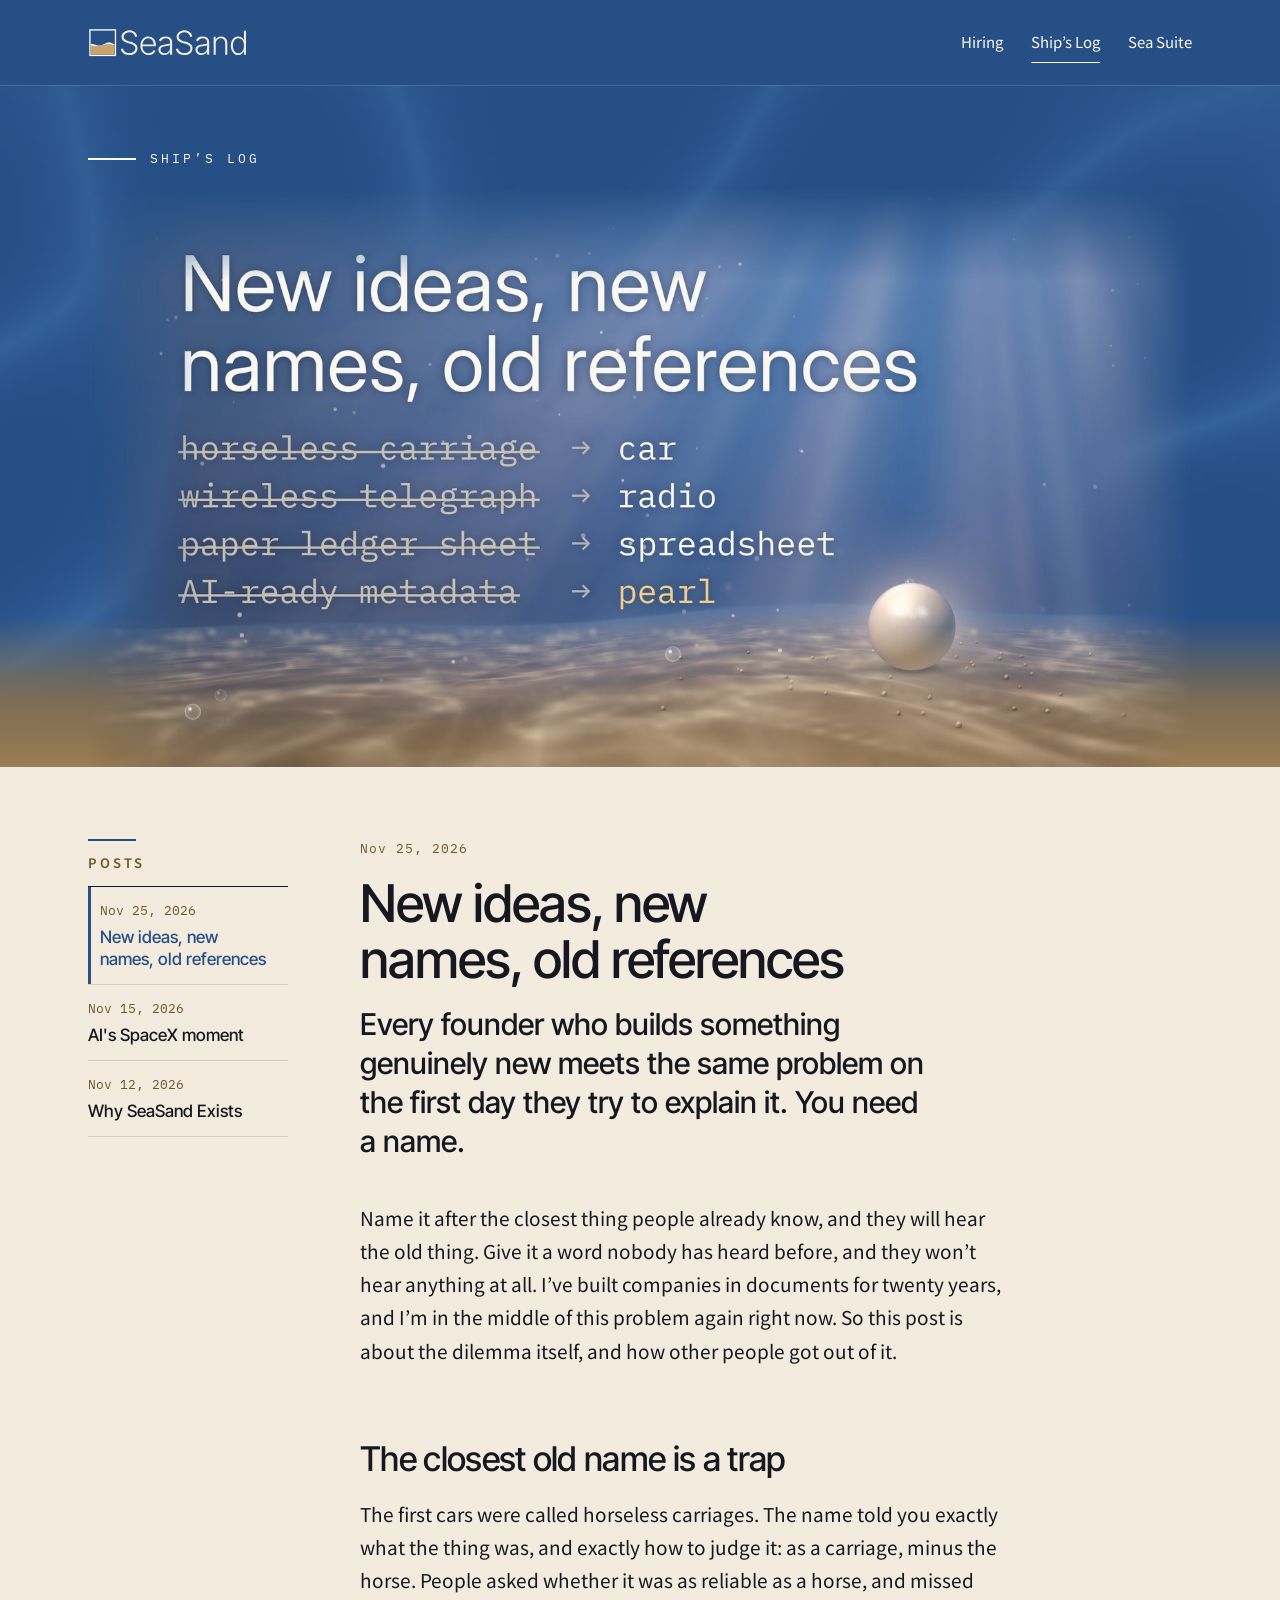
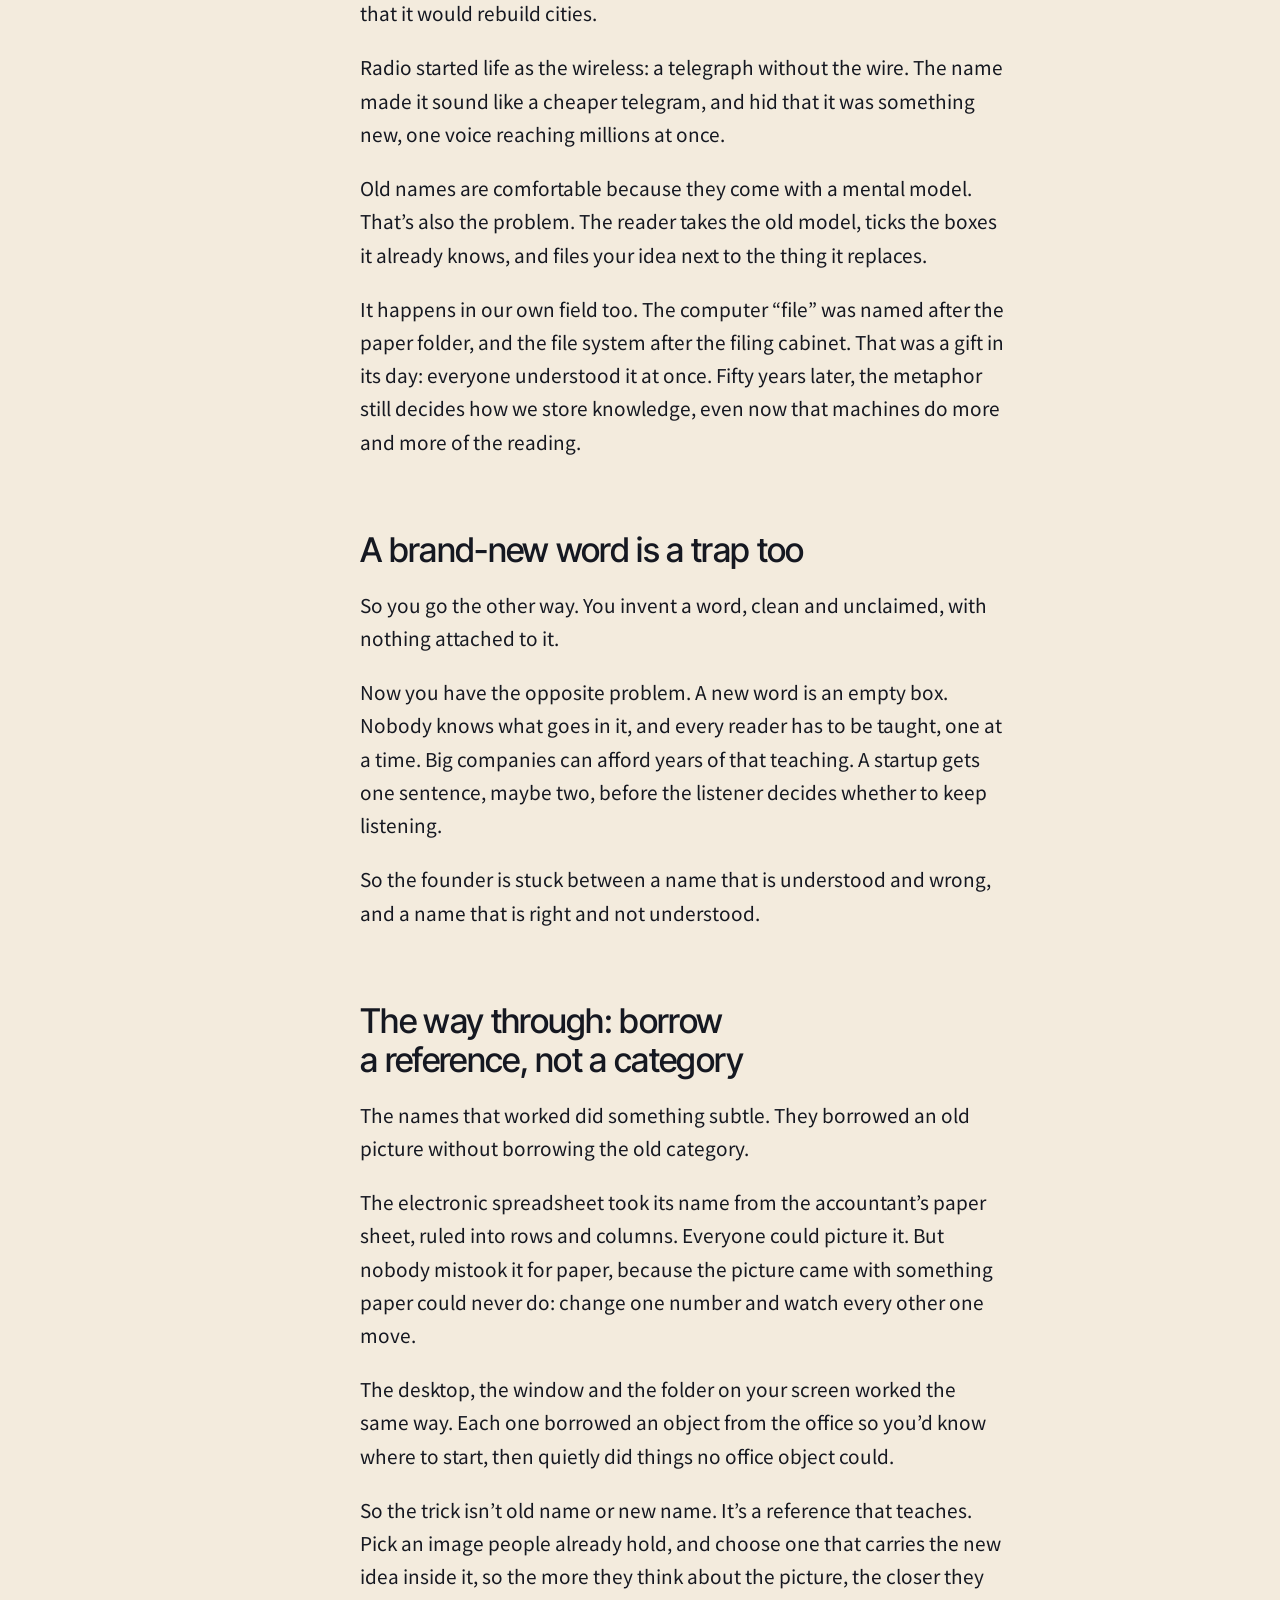
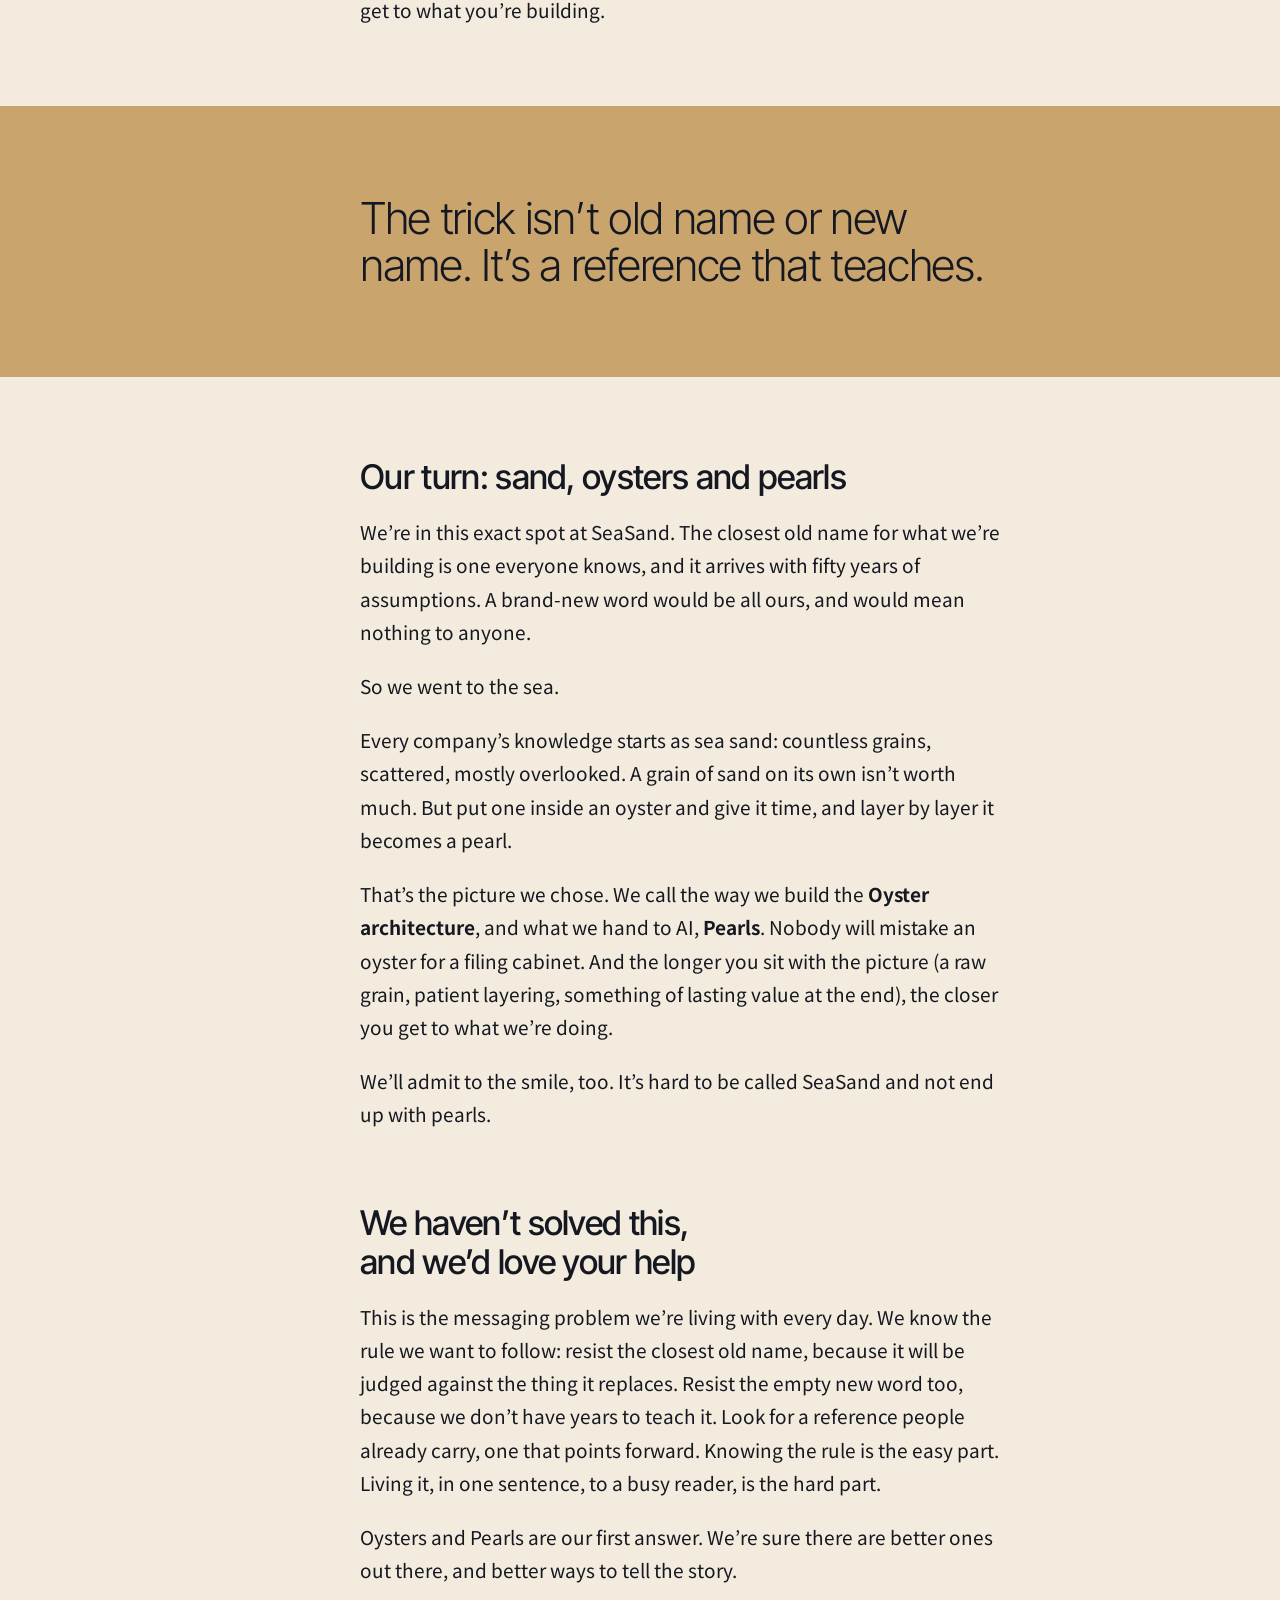
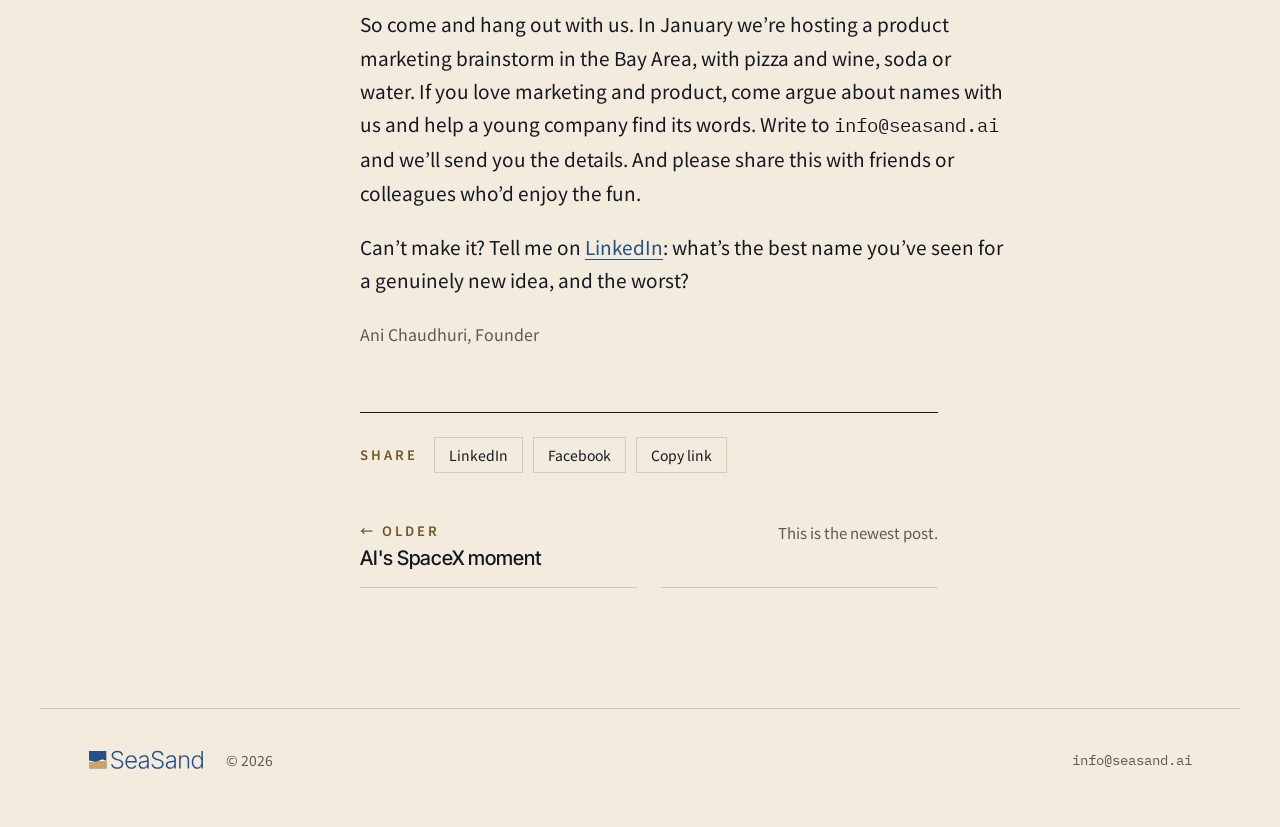
<file: blog/index.html>
<!doctype html>
<html lang="en">
<head>
<meta charset="utf-8">
<meta name="viewport" content="width=device-width, initial-scale=1, viewport-fit=cover">
<title>New ideas, new names, old references · SeaSand Ship’s Log</title>
<link rel="canonical" href="https://seasand.ai/blog/new-ideas-new-names/">
<meta name="description" content="Every founder who builds something genuinely new meets the same problem on the first day they try to explain it. You need a name.">
<meta property="og:site_name" content="SeaSand">
<meta property="og:type" content="article">
<meta property="og:title" content="New ideas, new names, old references">
<meta property="og:description" content="Every founder who builds something genuinely new meets the same problem on the first day they try to explain it. You need a name.">
<meta property="og:url" content="https://seasand.ai/blog/new-ideas-new-names/">
<meta property="og:image" content="https://seasand.ai/blog/new-ideas-new-names/og-v2.jpg">
<meta property="og:image:width" content="1200">
<meta property="og:image:height" content="627">
<meta name="twitter:card" content="summary_large_image">
<meta property="article:published_time" content="2026-11-25">
<link rel="icon" type="image/svg+xml" href="/favicon.svg">
<link rel="apple-touch-icon" href="/apple-touch-icon.png">
<link rel="alternate" type="application/rss+xml" title="SeaSand Ship’s Log" href="/blog/feed.xml">
<link rel="stylesheet" href="https://fonts.googleapis.com/css2?family=Inter+Tight:wght@300;500&family=Noto+Sans+JP:wght@400;600&family=IBM+Plex+Mono:wght@400&display=swap">
<style>
/* SeaSand blog: the home page's own system (tokens, sea band, nav, rail grid, kicker, footer), so /blog/ reads as part of seasand.ai.
   Generated pages inline this file. Edit here, then run: python3 _blog/build.py */
:root {
  --ground: #f3ebdd; --raised: #eae1d0; --hair: #d6cbb7;
  --text: #151821; --text-2: #5c5a52; --gold: #6e5729; --link: #264f86;
  --sea: #264f86; --foam: #fbf8f2; --sand: #c9a46c; --on-sand: #151821; --wm: #264f86;
  --display: "Inter Tight", "Helvetica Neue", Arial, sans-serif;
  --sans: "Noto Sans JP", "Helvetica Neue", Arial, sans-serif;
  --mono: "IBM Plex Mono", "SFMono-Regular", Menlo, Consolas, monospace;
  --rule: 2px; --gut: 16px;
}
@media (min-width: 760px) { :root { --gut: 48px; } }
@media (prefers-color-scheme: dark) {
  :root:not([data-theme="light"]) { --ground: #151821; --raised: #1d2130; --hair: #2e3344; --text: #f3ebdd; --text-2: #a8a9a3; --gold: #c6a664; --link: #f3ebdd; --wm: #f3ebdd; --rule: 4px; color-scheme: dark; }
}
:root[data-theme="dark"] { --ground: #151821; --raised: #1d2130; --hair: #2e3344; --text: #f3ebdd; --text-2: #a8a9a3; --gold: #c6a664; --link: #f3ebdd; --wm: #f3ebdd; --rule: 4px; color-scheme: dark; }
* { box-sizing: border-box; }
html, body { margin: 0; padding: 0; }
html { scroll-behavior: smooth; }
@media (prefers-reduced-motion: reduce) { html { scroll-behavior: auto; } }
body { overflow-x: clip; background: var(--ground); color: var(--text); font-family: var(--sans); font-size: 17px; line-height: 1.6; -webkit-font-smoothing: antialiased; }
.wrap { max-width: 1200px; margin: 0 auto; padding-left: max(16px, env(safe-area-inset-left, 0px)); padding-right: max(16px, env(safe-area-inset-right, 0px)); }
@media (min-width: 760px) { .wrap { padding-left: max(48px, env(safe-area-inset-left, 0px)); padding-right: max(48px, env(safe-area-inset-right, 0px)); } }
a { color: var(--link); text-decoration-thickness: 1px; text-underline-offset: 4px; }
a:focus-visible, button:focus-visible { outline: 2px solid currentColor; outline-offset: 4px; }
.lockup { display: block; height: 30px; width: auto; }
.wm { fill: var(--wm); }

/* Sea band: home page header */
.sea { background: var(--sea); color: var(--foam); }
.sea a { color: var(--foam); }
.top { display: flex; align-items: center; justify-content: space-between; gap: 16px 32px; flex-wrap: wrap; padding-block: 28px; }
.top nav ul { list-style: none; margin: 0; padding: 0; display: flex; flex-wrap: wrap; gap: 4px 28px; }
.top nav a { text-decoration: none; font-size: 15px; display: inline-block; padding-block: 8px; border-bottom: 1px solid transparent; }
.top nav a:hover, .top nav a[aria-current] { border-bottom-color: var(--foam); }
.hero { padding-block: 64px 8px; display: grid; gap: 24px; }
@media (min-width: 760px) { .hero { padding-block: 104px 16px; } }
.hero > * { max-width: 820px; }
.where { margin: 0; font-family: var(--mono); font-size: 13px; letter-spacing: 3px; text-transform: uppercase; display: flex; align-items: center; gap: 14px; flex-wrap: wrap; }
.where::before { content: ""; width: 48px; height: 2px; background: var(--foam); }
.where a { text-decoration: none; }
.where a:hover { text-decoration: underline; }
h1 { margin: 0; font-family: var(--display); font-weight: 300; font-size: clamp(44px, 7.6vw, 104px); line-height: 1; letter-spacing: -0.03em; text-wrap: balance; }
.dek { margin: 0; max-width: 36ch; font-family: var(--display); font-weight: 300; font-size: clamp(22px, 2.4vw, 30px); line-height: 1.3; }
.dek strong { font-weight: 500; }
.dek2 { margin: 0; max-width: 46ch; font-size: 17px; line-height: 1.55; font-style: italic; }
.shore { display: block; width: 100%; height: clamp(56px, 8vw, 120px); margin-top: 40px; margin-bottom: -2px; }
.shore .g { fill: var(--ground); }
.shore .f { fill: var(--foam); stroke: var(--foam); stroke-width: 1px; vector-effect: non-scaling-stroke; }
.sea + .part { position: relative; background: var(--ground); margin-top: -2px; }

/* Ground: home page rail grid */
.part > .wrap { display: grid; grid-template-columns: 1fr; gap: 24px 72px; padding-block: 48px 96px; }
@media (min-width: 960px) { .part > .wrap { grid-template-columns: 200px minmax(0, 1fr); padding-block: 72px 120px; } }
.rail { display: flex; flex-direction: column; gap: 12px; }
.rail::before { content: ""; width: 48px; height: var(--rule); background: var(--sea); }
@media (min-width: 960px) { .rail .stick { position: sticky; top: calc(env(safe-area-inset-top, 0px) + 32px); display: flex; flex-direction: column; gap: 12px; } }
.kicker { margin: 0; font-size: 13px; font-weight: 600; letter-spacing: 3px; text-transform: uppercase; color: var(--gold); }
.rail .who { margin: 0; font-size: 15px; color: var(--text-2); }
.main { min-width: 0; }

/* Index */
.posts { list-style: none; margin: 0; padding: 0; border-top: 1px solid var(--text); max-width: 880px; }
.post-row { border-bottom: 1px solid var(--hair); }
.post-row a { display: grid; grid-template-columns: 1fr auto; gap: 6px 32px; align-items: baseline; padding-block: 28px; color: var(--text); text-decoration: none; }
@media (min-width: 760px) { .post-row a { grid-template-columns: 160px minmax(0, 1fr) auto; } }
.date { margin: 0; font-family: var(--mono); font-size: 14px; color: var(--gold); font-variant-numeric: tabular-nums; }
.post-row .date { grid-column: 1 / -1; }
@media (min-width: 760px) { .post-row .date { grid-column: auto; } }
.post-row .txt { display: grid; gap: 6px; min-width: 0; }
.post-row .t { font-family: var(--display); font-weight: 500; font-size: 24px; line-height: 1.25; letter-spacing: -0.01em; text-wrap: balance; }
.post-row .d { font-size: 16px; color: var(--text-2); }
.post-row .arrow { font-family: var(--mono); color: var(--text-2); transition: transform .2s ease; }
.post-row a:hover .t { text-decoration: underline; text-underline-offset: 6px; text-decoration-thickness: 1px; }
.post-row a:hover .arrow { transform: translateX(3px); }
@media (prefers-reduced-motion: reduce) { .post-row .arrow { transition: none; } }

/* Post */
.prose { max-width: 34em; font-size: 19px; line-height: 1.75; }
.prose section > * { margin: 0 0 1.1em; }
.prose section + section, .prose .statement + section { margin-top: 72px; }
.prose h2 { margin: 0 0 .55em; font-family: var(--display); font-weight: 500; font-size: clamp(26px, 3vw, 34px); line-height: 1.15; letter-spacing: -0.02em; text-wrap: balance; }
.prose blockquote { margin: 1.5em 0; padding-left: 24px; border-left: var(--rule) solid var(--sea); font-family: var(--display); font-weight: 300; font-size: clamp(24px, 2.8vw, 32px); line-height: 1.3; text-wrap: balance; }
.prose blockquote p { margin: 0; }
.statement { --off: calc(max(0px, (100vw - 1200px) / 2) + var(--gut)); background: var(--sand); color: var(--on-sand); width: 100vw; margin: 80px 0 80px calc(-1 * var(--off)); padding-block: clamp(48px, 7vw, 96px); padding-left: var(--off); padding-right: var(--gut); }
@media (min-width: 960px) { .statement { --off: calc(max(0px, (100vw - 1200px) / 2) + var(--gut) + 272px); margin-left: calc(-1 * var(--off)); } }
.statement p { margin: 0; max-width: 16ch; font-family: var(--display); font-weight: 300; font-size: clamp(36px, 5.6vw, 72px); line-height: 1.05; letter-spacing: -0.03em; text-wrap: balance; }
.join { display: grid; gap: 14px; margin-top: 56px; padding: 28px; background: var(--sea); color: var(--foam); max-width: 34em; }
.join p { margin: 0; }
.join .addr { display: flex; flex-wrap: wrap; align-items: center; gap: 12px 16px; }
.join code { font-family: var(--mono); font-size: 20px; user-select: all; }
.join a { color: var(--foam); }
.btn { font: 600 14px var(--sans); color: var(--sea); background: var(--foam); border: 0; padding: 9px 16px; cursor: pointer; }
.ask { margin: 48px 0 0; font-family: var(--display); font-weight: 300; font-size: clamp(30px, 4.2vw, 52px); line-height: 1.08; letter-spacing: -0.02em; text-wrap: balance; max-width: 22ch; }
.prose h3 { margin: 1.6em 0 .5em; font-family: var(--display); font-weight: 500; font-size: clamp(21px, 2.2vw, 24px); line-height: 1.25; }
.ask-sub { margin: 12px 0 0; font-size: 19px; }
.suite { margin: 40px 0 0; max-width: 34em; font-size: 19px; line-height: 1.7; }
.end-rule { max-width: 34em; margin: 48px 0 0; border: 0; border-top: 1px solid var(--hair); }
.sign { display: grid; gap: 4px; margin-top: 24px; }
.sign .allway { font-family: var(--display); font-weight: 500; font-size: 26px; color: var(--link); }
.sign .by { color: var(--text-2); font-size: 16px; }

/* Share */
.share { display: flex; flex-wrap: wrap; align-items: center; gap: 10px; }
.share .lbl { font-size: 13px; font-weight: 600; letter-spacing: 3px; text-transform: uppercase; color: var(--gold); margin-right: 6px; }
.share a, .share button { font: 400 14px var(--sans); color: var(--text); background: transparent; border: 1px solid var(--hair); padding: 7px 14px; text-decoration: none; cursor: pointer; }
.share a:hover, .share button:hover { border-color: var(--text); }
.rail .share { flex-direction: column; align-items: stretch; gap: 8px; }
.rail .share a, .rail .share button { text-align: left; }
.post-end { max-width: 34em; margin-top: 64px; padding-top: 24px; border-top: 1px solid var(--text); display: grid; gap: 32px; }
.pn { display: grid; grid-template-columns: 1fr; gap: 0; }
@media (min-width: 640px) { .pn { grid-template-columns: 1fr 1fr; gap: 24px; } }
.pn a { display: grid; gap: 4px; padding-block: 16px; border-bottom: 1px solid var(--hair); color: var(--text); text-decoration: none; min-width: 0; }
.pn a .k { font-size: 13px; font-weight: 600; letter-spacing: 3px; text-transform: uppercase; color: var(--gold); }
.pn a .t { font-family: var(--display); font-weight: 500; font-size: 20px; line-height: 1.25; }
.pn a:hover .t { text-decoration: underline; text-underline-offset: 5px; }
.pn .newer { text-align: right; }
.pn .none { padding-block: 16px; border-bottom: 1px solid var(--hair); color: var(--text-2); font-size: 15px; }
.allposts { font-family: var(--mono); font-size: 14px; text-decoration: none; }
.allposts:hover { text-decoration: underline; }

.site-foot .wrap { display: flex; flex-wrap: wrap; align-items: center; justify-content: space-between; gap: 16px 32px; padding-block: 40px 56px; font-size: 14px; color: var(--text-2); border-top: 1px solid var(--hair); }
.site-foot .lockup { height: 22px; }
.site-foot .left { display: flex; flex-wrap: wrap; align-items: center; gap: 12px 20px; }
.addr-small { font-family: var(--mono); user-select: all; }

/* ---------- About: Who's building it (moved from the home page, 12 Nov) ---------- */
.founder { display: flex; flex-direction: column; gap: 40px; }
.founder h2 { margin: 0; font-family: var(--display); font-weight: 500; font-size: clamp(30px, 4.2vw, 52px); line-height: 1.08; letter-spacing: -0.02em; text-wrap: balance; }
@media (min-width: 720px) { .founder h2 { white-space: nowrap; font-size: clamp(30px, 3.6vw, 52px); } }
.founder .who { display: flex; flex-wrap: wrap; align-items: baseline; gap: 4px 20px; }
.founder .who .name { margin: 0; font-family: var(--display); font-weight: 500; font-size: 26px; }
.founder .who .role-line { margin: 0; color: var(--text-2); }
.founder .cos { list-style: none; margin: 0; padding: 0; border-top: 1px solid var(--text); }
.founder .co { display: grid; grid-template-columns: 1fr; gap: 2px 28px; align-items: baseline; padding-block: 20px; border-bottom: 1px solid var(--hair); }
@media (min-width: 760px) { .founder .co { grid-template-columns: 150px minmax(0, 1fr) 170px; } }
.founder .co .name { font-family: var(--display); font-weight: 500; font-size: 21px; }
.founder .co .what { color: var(--text-2); }
.founder .co .exit { font-family: var(--mono); font-size: 15px; color: var(--gold); font-variant-numeric: tabular-nums; }
@media (min-width: 760px) { .founder .co .exit { text-align: right; } }
.founder .facts { margin: 0; display: grid; grid-template-columns: 1fr; gap: 0 48px; }
@media (min-width: 760px) { .founder .facts { grid-template-columns: repeat(2, minmax(0, 1fr)); } }
.founder .facts > div { padding-block: 18px; border-bottom: 1px solid var(--hair); display: grid; gap: 4px; align-content: start; }
.founder .facts dt { font-size: 12px; font-weight: 600; letter-spacing: 2.5px; text-transform: uppercase; color: var(--text-2); }
.founder .facts dd { margin: 0; }
.founder .facts dd.jobs { display: grid; gap: 2px; }
.founder .out { margin: 0; }

/* Post 2 (AI's SpaceX moment): video embed and the longer statement line */
.video { margin: 2em 0; display: grid; gap: 10px; }
.video iframe { aspect-ratio: 16 / 9; width: 100%; height: auto; border: 0; display: block; background: var(--sea); }
.video figcaption { font-size: 15px; color: var(--text-2); }
.statement p.long { font-size: clamp(28px, 3.6vw, 44px); max-width: 26ch; }

/* Left nav of posts on every blog page (Ani, 16 Nov): /blog/ opens on the newest post. */
.postnav { display: grid; gap: 12px; }
.postnav ul { list-style: none; margin: 0; padding: 0; border-top: 1px solid var(--text); }
.postnav li { border-bottom: 1px solid var(--hair); }
.postnav a { display: grid; gap: 4px; padding: 14px 0; color: var(--text); text-decoration: none; }
.postnav .date { font-family: var(--mono); font-size: 13px; color: var(--gold); }
.postnav .t { font-family: var(--display); font-weight: 500; font-size: 17px; line-height: 1.3; text-wrap: balance; }
.postnav a:hover .t { text-decoration: underline; text-underline-offset: 4px; text-decoration-thickness: 1px; }
.postnav a[aria-current] { padding-left: 12px; box-shadow: inset 3px 0 0 var(--sea); }
.postnav a[aria-current] .t { color: var(--link); }

/* Sticky top bar (Ani, 16 Nov): same as home, the nav stays on screen while scrolling. */
.bar { position: sticky; top: 0; z-index: 50; background: var(--sea); color: var(--foam); padding-top: env(safe-area-inset-top, 0px); box-shadow: 0 1px 0 rgba(251,248,242,.14); }
.bar a { color: var(--foam); }
.bar .top { padding-block: 18px; }
@media (min-width: 760px) { .bar .top { padding-block: 22px; } }
@media (min-width: 960px) { .rail .stick { top: calc(env(safe-area-inset-top, 0px) + 112px); } }
html { scroll-padding-top: 136px; }
@media (min-width: 760px) { html { scroll-padding-top: 100px; } }

/* Standard top band (Ani, 16 Nov): same as /about/ and /sea-suite/ — moving water, "SeaSand" kicker, page name. */
.sea { position: relative; overflow: hidden; isolation: isolate; }
.sea > .wrap { position: relative; z-index: 1; }
.water { position: absolute; inset: 0; width: 100%; height: 100%; display: block; z-index: 0; pointer-events: none; }
.hero.hero-sub { padding-block: 64px 56px; gap: 20px; }
@media (min-width: 760px) { .hero.hero-sub { padding-block: 104px 80px; } }
.hero .title { margin: 0; font-family: var(--display); font-weight: 300; font-size: clamp(44px, 7.6vw, 104px); line-height: 1; letter-spacing: -0.03em; }
.sea + .part { margin-top: 0; }
/* The post's heading now opens the article column, on sand. */
.post-head { display: grid; gap: 16px; margin-bottom: 40px; max-width: 34em; }
.post-head .date { font-size: 13px; letter-spacing: 1px; }
.post-head h1 { font-weight: 500; font-size: clamp(30px, 4.2vw, 52px); line-height: 1.08; letter-spacing: -0.02em; max-width: 22ch; color: var(--text); }
.post-head .dek { color: var(--text); }
.post-head .dek2 { color: var(--text-2); }
/* Phones: the post comes first, the list of posts after it. From 960px the list is the left nav. */
@media (max-width: 959px) { .part > .wrap > .main { order: -1; } }

/* ---------- Ship's Log cover in the moving water (Designer v1126_1) ---------- */
.sea-cover .hero.hero-sub { padding-block: 40px 0; gap: 18px; }
@media (min-width: 760px) { .sea-cover .hero.hero-sub { padding-block: 64px 0; } }
.cover { position: relative; margin: 0; aspect-ratio: 1600 / 840; max-width: 100%; overflow: hidden; isolation: isolate;
  -webkit-mask-image: linear-gradient(to right, transparent 0, #000 10%, #000 90%, transparent 100%), linear-gradient(to bottom, transparent 0, #000 16%, #000 100%);
  -webkit-mask-composite: source-in; mask-image: linear-gradient(to right, transparent 0, #000 10%, #000 90%, transparent 100%), linear-gradient(to bottom, transparent 0, #000 16%, #000 100%); mask-composite: intersect; }
.cover img { position: absolute; inset: 0; width: 100%; height: 100%; object-fit: cover; display: block; }
/* the same water, laid over the painting: it keeps moving across the light so image and band read as one sea */
.cover .fx { position: absolute; inset: 0; width: 100%; height: 100%; z-index: 1; pointer-events: none; }
.cover .cover-water { position: absolute; inset: 0; width: 100%; height: 100%; z-index: 1; mix-blend-mode: screen; opacity: .12; pointer-events: none; }
.cover-type { position: absolute; z-index: 2; left: 6%; top: 50%; transform: translateY(-50%); width: 44%; display: none; gap: 22px; color: var(--foam); }
.cover[data-dir="c"] .cover-type { display: grid; }
.ct-title { margin: 0; font-family: var(--display); font-weight: 300; font-size: clamp(22px, 3.6vw, 52px); line-height: 1.05; letter-spacing: -0.02em; text-wrap: balance; }
.ct-list { list-style: none; margin: 0; padding: 0; display: grid; gap: 4px; font-family: var(--mono); font-size: clamp(9px, 1.1vw, 15px); color: #ead9bb; }
.ct-list i { font-style: normal; opacity: .7; }
.ct-list .g { color: #e9c77f; }
/* Sand floor (Ani, 25 Nov: "the sand band is missing"): the painting's sand runs to the band's bottom edge, and a sand strip carries it full width. */
.sea-cover { padding-bottom: 0; }
.sea-cover::after { content: ""; position: absolute; left: 0; right: 0; bottom: 0; height: 22%; z-index: 0; pointer-events: none;
  background: linear-gradient(to bottom, rgba(138,112,76,0) 0%, rgba(138,112,76,.85) 55%, #9a7d52 100%); }
</style>
</head>
<body>
<!-- Generated by _blog/build.py. Edit the sources in _blog/, not this file. -->
<div class="bar">
  <div class="wrap">
    <header class="top">
      <a href="/" aria-label="SeaSand, home"><svg class="lockup" role="img" aria-label="SeaSand" xmlns="http://www.w3.org/2000/svg" viewBox="-8 -8 486 90"><title>SeaSand</title><rect x="-2.16" y="-2.16" width="76.32" height="76.32" fill="none" stroke="#fbf8f2" stroke-width="4.32"/><clipPath id="b1"><rect width="72" height="72"/></clipPath><g clip-path="url(#b1)"><rect width="72" height="72" fill="#264f86"/><path d="M-2.16,43.31 L-1.84,43.40 L-1.52,43.49 L-1.21,43.58 L-0.89,43.67 L-0.57,43.76 L-0.25,43.85 L0.07,43.94 L0.38,44.03 L0.70,44.12 L1.02,44.21 L1.34,44.30 L1.66,44.39 L1.97,44.48 L2.29,44.56 L2.61,44.65 L2.93,44.74 L3.25,44.83 L3.56,44.91 L3.88,45.00 L4.20,45.08 L4.52,45.16 L4.84,45.25 L5.15,45.33 L5.47,45.41 L5.79,45.49 L6.11,45.57 L6.43,45.64 L6.74,45.72 L7.06,45.79 L7.38,45.87 L7.70,45.94 L8.02,46.01 L8.33,46.07 L8.65,46.14 L8.97,46.21 L9.29,46.27 L9.61,46.33 L9.92,46.39 L10.24,46.45 L10.56,46.50 L10.88,46.55 L11.20,46.61 L11.51,46.65 L11.83,46.70 L12.15,46.75 L12.47,46.79 L12.79,46.83 L13.10,46.87 L13.42,46.90 L13.74,46.94 L14.06,46.97 L14.38,47.00 L14.69,47.03 L15.01,47.05 L15.33,47.07 L15.65,47.09 L15.97,47.11 L16.28,47.12 L16.60,47.14 L16.92,47.15 L17.24,47.15 L17.56,47.16 L17.87,47.16 L18.19,47.16 L18.51,47.16 L18.83,47.15 L19.15,47.14 L19.46,47.13 L19.78,47.12 L20.10,47.11 L20.42,47.09 L20.74,47.07 L21.05,47.05 L21.37,47.02 L21.69,46.99 L22.01,46.96 L22.33,46.93 L22.64,46.90 L22.96,46.86 L23.28,46.82 L23.60,46.78 L23.92,46.74 L24.23,46.69 L24.55,46.64 L24.87,46.59 L25.19,46.54 L25.51,46.49 L25.82,46.43 L26.14,46.38 L26.46,46.32 L26.78,46.25 L27.10,46.19 L27.41,46.13 L27.73,46.06 L28.05,45.99 L28.37,45.92 L28.69,45.85 L29.00,45.78 L29.32,45.70 L29.64,45.63 L29.96,45.55 L30.28,45.47 L30.59,45.39 L30.91,45.31 L31.23,45.23 L31.55,45.15 L31.87,45.06 L32.18,44.98 L32.50,44.89 L32.82,44.81 L33.14,44.72 L33.46,44.63 L33.77,44.55 L34.09,44.46 L34.41,44.37 L34.73,44.28 L35.05,44.19 L35.36,44.10 L35.68,44.01 L36.00,43.92 L36.32,43.83 L36.64,43.74 L36.95,43.65 L37.27,43.56 L37.59,43.47 L37.91,43.38 L38.23,43.29 L38.54,43.21 L38.86,43.12 L39.18,43.03 L39.50,42.95 L39.82,42.86 L40.13,42.78 L40.45,42.69 L40.77,42.61 L41.09,42.53 L41.41,42.45 L41.72,42.37 L42.04,42.29 L42.36,42.21 L42.68,42.14 L43.00,42.06 L43.31,41.99 L43.63,41.92 L43.95,41.85 L44.27,41.78 L44.59,41.71 L44.90,41.65 L45.22,41.59 L45.54,41.52 L45.86,41.46 L46.18,41.41 L46.49,41.35 L46.81,41.30 L47.13,41.25 L47.45,41.20 L47.77,41.15 L48.08,41.10 L48.40,41.06 L48.72,41.02 L49.04,40.98 L49.36,40.94 L49.67,40.91 L49.99,40.88 L50.31,40.85 L50.63,40.82 L50.95,40.79 L51.26,40.77 L51.58,40.75 L51.90,40.73 L52.22,40.72 L52.54,40.71 L52.85,40.70 L53.17,40.69 L53.49,40.68 L53.81,40.68 L54.13,40.68 L54.44,40.68 L54.76,40.69 L55.08,40.69 L55.40,40.70 L55.72,40.72 L56.03,40.73 L56.35,40.75 L56.67,40.77 L56.99,40.79 L57.31,40.81 L57.62,40.84 L57.94,40.87 L58.26,40.90 L58.58,40.94 L58.90,40.97 L59.21,41.01 L59.53,41.05 L59.85,41.09 L60.17,41.14 L60.49,41.19 L60.80,41.23 L61.12,41.29 L61.44,41.34 L61.76,41.39 L62.08,41.45 L62.39,41.51 L62.71,41.57 L63.03,41.63 L63.35,41.70 L63.67,41.77 L63.98,41.83 L64.30,41.90 L64.62,41.97 L64.94,42.05 L65.26,42.12 L65.57,42.20 L65.89,42.27 L66.21,42.35 L66.53,42.43 L66.85,42.51 L67.16,42.59 L67.48,42.68 L67.80,42.76 L68.12,42.84 L68.44,42.93 L68.75,43.01 L69.07,43.10 L69.39,43.19 L69.71,43.28 L70.03,43.36 L70.34,43.45 L70.66,43.54 L70.98,43.63 L71.30,43.72 L71.62,43.81 L71.93,43.90 L72.25,43.99 L72.57,44.08 L72.89,44.17 L73.21,44.26 L73.52,44.35 L73.84,44.44 L74.16,44.53 L74.16,75.60 L-2.16,75.60 Z" fill="#c9a46c"/><path d="M-2.16,39.26 L-1.84,39.27 L-1.52,39.28 L-1.21,39.30 L-0.89,39.31 L-0.57,39.33 L-0.25,39.35 L0.07,39.37 L0.38,39.39 L0.70,39.41 L1.02,39.44 L1.34,39.47 L1.66,39.50 L1.97,39.53 L2.29,39.57 L2.61,39.61 L2.93,39.65 L3.25,39.69 L3.56,39.74 L3.88,39.79 L4.20,39.84 L4.52,39.89 L4.84,39.94 L5.15,40.00 L5.47,40.06 L5.79,40.12 L6.11,40.19 L6.43,40.25 L6.74,40.32 L7.06,40.39 L7.38,40.47 L7.70,40.54 L8.02,40.62 L8.33,40.70 L8.65,40.78 L8.97,40.86 L9.29,40.94 L9.61,41.03 L9.92,41.12 L10.24,41.21 L10.56,41.30 L10.88,41.39 L11.20,41.48 L11.51,41.57 L11.83,41.67 L12.15,41.76 L12.47,41.86 L12.79,41.95 L13.10,42.05 L13.42,42.15 L13.74,42.24 L14.06,42.34 L14.38,42.44 L14.69,42.53 L15.01,42.63 L15.33,42.72 L15.65,42.82 L15.97,42.91 L16.28,43.00 L16.60,43.10 L16.92,43.19 L17.24,43.28 L17.56,43.36 L17.87,43.45 L18.19,43.53 L18.51,43.61 L18.83,43.69 L19.15,43.77 L19.46,43.85 L19.78,43.92 L20.10,43.99 L20.42,44.05 L20.74,44.12 L21.05,44.18 L21.37,44.23 L21.69,44.29 L22.01,44.34 L22.33,44.39 L22.64,44.43 L22.96,44.47 L23.28,44.50 L23.60,44.53 L23.92,44.56 L24.23,44.58 L24.55,44.60 L24.87,44.62 L25.19,44.63 L25.51,44.63 L25.82,44.63 L26.14,44.63 L26.46,44.62 L26.78,44.60 L27.10,44.59 L27.41,44.56 L27.73,44.54 L28.05,44.50 L28.37,44.47 L28.69,44.42 L29.00,44.38 L29.32,44.32 L29.64,44.27 L29.96,44.21 L30.28,44.14 L30.59,44.07 L30.91,43.99 L31.23,43.91 L31.55,43.83 L31.87,43.74 L32.18,43.64 L32.50,43.55 L32.82,43.44 L33.14,43.34 L33.46,43.23 L33.77,43.11 L34.09,42.99 L34.41,42.87 L34.73,42.75 L35.05,42.62 L35.36,42.49 L35.68,42.35 L36.00,42.21 L36.32,42.07 L36.64,41.93 L36.95,41.78 L37.27,41.63 L37.59,41.48 L37.91,41.33 L38.23,41.17 L38.54,41.02 L38.86,40.86 L39.18,40.70 L39.50,40.54 L39.82,40.38 L40.13,40.21 L40.45,40.05 L40.77,39.89 L41.09,39.73 L41.41,39.56 L41.72,39.40 L42.04,39.24 L42.36,39.08 L42.68,38.92 L43.00,38.76 L43.31,38.60 L43.63,38.44 L43.95,38.29 L44.27,38.14 L44.59,37.99 L44.90,37.84 L45.22,37.69 L45.54,37.55 L45.86,37.41 L46.18,37.27 L46.49,37.14 L46.81,37.01 L47.13,36.88 L47.45,36.76 L47.77,36.64 L48.08,36.53 L48.40,36.42 L48.72,36.31 L49.04,36.21 L49.36,36.11 L49.67,36.02 L49.99,35.93 L50.31,35.85 L50.63,35.77 L50.95,35.70 L51.26,35.64 L51.58,35.58 L51.90,35.52 L52.22,35.47 L52.54,35.43 L52.85,35.39 L53.17,35.36 L53.49,35.33 L53.81,35.31 L54.13,35.30 L54.44,35.29 L54.76,35.29 L55.08,35.29 L55.40,35.30 L55.72,35.32 L56.03,35.34 L56.35,35.37 L56.67,35.41 L56.99,35.45 L57.31,35.49 L57.62,35.54 L57.94,35.60 L58.26,35.66 L58.58,35.73 L58.90,35.81 L59.21,35.88 L59.53,35.97 L59.85,36.06 L60.17,36.15 L60.49,36.25 L60.80,36.36 L61.12,36.47 L61.44,36.58 L61.76,36.70 L62.08,36.82 L62.39,36.95 L62.71,37.08 L63.03,37.22 L63.35,37.35 L63.67,37.50 L63.98,37.64 L64.30,37.79 L64.62,37.94 L64.94,38.09 L65.26,38.25 L65.57,38.41 L65.89,38.57 L66.21,38.73 L66.53,38.89 L66.85,39.06 L67.16,39.22 L67.48,39.39 L67.80,39.56 L68.12,39.73 L68.44,39.90 L68.75,40.07 L69.07,40.24 L69.39,40.41 L69.71,40.58 L70.03,40.74 L70.34,40.91 L70.66,41.08 L70.98,41.24 L71.30,41.41 L71.62,41.57 L71.93,41.73 L72.25,41.89 L72.57,42.04 L72.89,42.20 L73.21,42.35 L73.52,42.49 L73.84,42.64 L74.16,42.78 L74.16,44.53 L73.84,44.44 L73.52,44.35 L73.21,44.26 L72.89,44.17 L72.57,44.08 L72.25,43.99 L71.93,43.90 L71.62,43.81 L71.30,43.72 L70.98,43.63 L70.66,43.54 L70.34,43.45 L70.03,43.36 L69.71,43.28 L69.39,43.19 L69.07,43.10 L68.75,43.01 L68.44,42.93 L68.12,42.84 L67.80,42.76 L67.48,42.68 L67.16,42.59 L66.85,42.51 L66.53,42.43 L66.21,42.35 L65.89,42.27 L65.57,42.20 L65.26,42.12 L64.94,42.05 L64.62,41.97 L64.30,41.90 L63.98,41.83 L63.67,41.77 L63.35,41.70 L63.03,41.63 L62.71,41.57 L62.39,41.51 L62.08,41.45 L61.76,41.39 L61.44,41.34 L61.12,41.29 L60.80,41.23 L60.49,41.19 L60.17,41.14 L59.85,41.09 L59.53,41.05 L59.21,41.01 L58.90,40.97 L58.58,40.94 L58.26,40.90 L57.94,40.87 L57.62,40.84 L57.31,40.81 L56.99,40.79 L56.67,40.77 L56.35,40.75 L56.03,40.73 L55.72,40.72 L55.40,40.70 L55.08,40.69 L54.76,40.69 L54.44,40.68 L54.13,40.68 L53.81,40.68 L53.49,40.68 L53.17,40.69 L52.85,40.70 L52.54,40.71 L52.22,40.72 L51.90,40.73 L51.58,40.75 L51.26,40.77 L50.95,40.79 L50.63,40.82 L50.31,40.85 L49.99,40.88 L49.67,40.91 L49.36,40.94 L49.04,40.98 L48.72,41.02 L48.40,41.06 L48.08,41.10 L47.77,41.15 L47.45,41.20 L47.13,41.25 L46.81,41.30 L46.49,41.35 L46.18,41.41 L45.86,41.46 L45.54,41.52 L45.22,41.59 L44.90,41.65 L44.59,41.71 L44.27,41.78 L43.95,41.85 L43.63,41.92 L43.31,41.99 L43.00,42.06 L42.68,42.14 L42.36,42.21 L42.04,42.29 L41.72,42.37 L41.41,42.45 L41.09,42.53 L40.77,42.61 L40.45,42.69 L40.13,42.78 L39.82,42.86 L39.50,42.95 L39.18,43.03 L38.86,43.12 L38.54,43.21 L38.23,43.29 L37.91,43.38 L37.59,43.47 L37.27,43.56 L36.95,43.65 L36.64,43.74 L36.32,43.83 L36.00,43.92 L35.68,44.01 L35.36,44.10 L35.05,44.19 L34.73,44.28 L34.41,44.37 L34.09,44.46 L33.77,44.55 L33.46,44.63 L33.14,44.72 L32.82,44.81 L32.50,44.89 L32.18,44.98 L31.87,45.06 L31.55,45.15 L31.23,45.23 L30.91,45.31 L30.59,45.39 L30.28,45.47 L29.96,45.55 L29.64,45.63 L29.32,45.70 L29.00,45.78 L28.69,45.85 L28.37,45.92 L28.05,45.99 L27.73,46.06 L27.41,46.13 L27.10,46.19 L26.78,46.25 L26.46,46.32 L26.14,46.38 L25.82,46.43 L25.51,46.49 L25.19,46.54 L24.87,46.59 L24.55,46.64 L24.23,46.69 L23.92,46.74 L23.60,46.78 L23.28,46.82 L22.96,46.86 L22.64,46.90 L22.33,46.93 L22.01,46.96 L21.69,46.99 L21.37,47.02 L21.05,47.05 L20.74,47.07 L20.42,47.09 L20.10,47.11 L19.78,47.12 L19.46,47.13 L19.15,47.14 L18.83,47.15 L18.51,47.16 L18.19,47.16 L17.87,47.16 L17.56,47.16 L17.24,47.15 L16.92,47.15 L16.60,47.14 L16.28,47.12 L15.97,47.11 L15.65,47.09 L15.33,47.07 L15.01,47.05 L14.69,47.03 L14.38,47.00 L14.06,46.97 L13.74,46.94 L13.42,46.90 L13.10,46.87 L12.79,46.83 L12.47,46.79 L12.15,46.75 L11.83,46.70 L11.51,46.65 L11.20,46.61 L10.88,46.55 L10.56,46.50 L10.24,46.45 L9.92,46.39 L9.61,46.33 L9.29,46.27 L8.97,46.21 L8.65,46.14 L8.33,46.07 L8.02,46.01 L7.70,45.94 L7.38,45.87 L7.06,45.79 L6.74,45.72 L6.43,45.64 L6.11,45.57 L5.79,45.49 L5.47,45.41 L5.15,45.33 L4.84,45.25 L4.52,45.16 L4.20,45.08 L3.88,45.00 L3.56,44.91 L3.25,44.83 L2.93,44.74 L2.61,44.65 L2.29,44.56 L1.97,44.48 L1.66,44.39 L1.34,44.30 L1.02,44.21 L0.70,44.12 L0.38,44.03 L0.07,43.94 L-0.25,43.85 L-0.57,43.76 L-0.89,43.67 L-1.21,43.58 L-1.52,43.49 L-1.84,43.40 L-2.16,43.31 Z" fill="#fbf8f2"/></g><g fill="#f3ebdd"><path transform="translate(85.985,72) scale(0.048322,-0.048322)" d="M609.9996337890625 -25.3333740234375Q457.9991455078125 -25.3333740234375 346.1654968261719 24.8333740234375Q234.33184814453125 75.0001220703125 170.33169555664062 164.8336181640625Q106.33154296875 254.6671142578125 97.9981689453125 372.6673583984375H237.3343505859375Q245.00103759765625 284.33428955078125 295.6676330566406 223.16799926757812Q346.334228515625 162.001708984375 428.1672668457031 130.3353271484375Q510.00030517578125 98.6689453125 609.9996337890625 98.6689453125Q721.665771484375 98.6689453125 808.6654968261719 136.16873168945312Q895.6652221679688 173.66851806640625 945.4984436035156 241.00146484375Q995.3316650390625 308.33441162109375 995.3316650390625 398.0006103515625Q995.3316650390625 474.00048828125 955.6648559570312 524.8335266113281Q915.998046875 575.6665649414062 846.1648559570312 610.6661987304688Q776.3316650390625 645.6658325195312 683.33251953125 672.66552734375L505.9989013671875 724.66552734375Q330.66558837890625 776.3320922851562 233.99862670898438 868.9988098144531Q137.3316650390625 961.66552734375 137.3316650390625 1105.3326416015625Q137.3316650390625 1225.3329467773438 201.49853515625 1316.6664123535156Q265.6654052734375 1407.9998779296875 375.9990539550781 1459.333251953125Q486.33270263671875 1510.6666259765625 623.3330078125 1510.6666259765625Q762 1510.6666259765625 868.8336486816406 1459.3332824707031Q975.6672973632812 1407.9999389648438 1038.66748046875 1319.4999389648438Q1101.6676635742188 1230.9999389648438 1106.6676025390625 1118H973.998291015625Q961.6649169921875 1241.9991455078125 864.6651916503906 1315.3317260742188Q767.6654663085938 1388.664306640625 619.3328857421875 1388.664306640625Q516.3331909179688 1388.664306640625 437.00018310546875 1352.8312072753906Q357.66717529296875 1316.9981079101562 313.1673889160156 1254.1651916503906Q268.6676025390625 1191.332275390625 268.6676025390625 1110.6661376953125Q268.6676025390625 1032.9993896484375 312.66790771484375 980.4996337890625Q356.668212890625 927.9998779296875 425.0014953613281 894.8335876464844Q493.33477783203125 861.6672973632812 565.333740234375 840.0009765625L722 794.6678466796875Q792.6658935546875 774.00146484375 863.8325805664062 743.6683349609375Q934.999267578125 713.335205078125 994.6663513183594 667.335205078125Q1054.3334350585938 621.335205078125 1090.5005187988281 554.8348999023438Q1126.6676025390625 488.3345947265625 1126.6676025390625 395.3338623046875Q1126.6676025390625 276.6671142578125 1064.8341979980469 181.33364868164062Q1003.0007934570312 86.00018310546875 887.5005187988281 30.333404541015625Q772.000244140625 -25.3333740234375 609.9996337890625 -25.3333740234375Z"/><path transform="translate(145.179,72) scale(0.048322,-0.048322)" d="M590.6658935546875 -24Q434.66558837890625 -24 319.83209228515625 49.499908447265625Q204.99859619140625 122.99981689453125 142.83187866210938 253.16644287109375Q80.6651611328125 383.33306884765625 80.6651611328125 551.9998779296875Q80.6651611328125 721.3333740234375 142.33184814453125 852.3333740234375Q203.99853515625 983.3333740234375 313.9986877441406 1058.0Q423.99884033203125 1132.6666259765625 568.6658935546875 1132.6666259765625Q659.3323364257812 1132.6666259765625 744.3323974609375 1099.5002136230469Q829.3324584960938 1066.3338012695312 896.9992980957031 998.1673278808594Q964.6661376953125 930.0008544921875 1003.9996337890625 825.3340454101562Q1043.3331298828125 720.667236328125 1043.3331298828125 577.3331298828125V519.3321533203125H170.00048828125V633.334228515625H972.9984130859375L913.6638793945312 589.33349609375Q913.6638793945312 710.666259765625 872.4975891113281 806.8323669433594Q831.331298828125 902.9984741210938 754.1651000976562 958.8314514160156Q676.9989013671875 1014.6644287109375 568.6658935546875 1014.6644287109375Q461.6661376953125 1014.6644287109375 380.9999084472656 958.164794921875Q300.33367919921875 901.6651611328125 255.50070190429688 808.4992370605469Q210.667724609375 715.3333129882812 210.667724609375 604.0010986328125V536.6658935546875Q210.667724609375 402.9996337890625 257.1675720214844 303.5003356933594Q303.66741943359375 204.00103759765625 389.1670227050781 149.00161743164062Q474.6666259765625 94.002197265625 590.6658935546875 94.002197265625Q669.9984741210938 94.002197265625 729.9981689453125 119.16851806640625Q789.9978637695312 144.3348388671875 830.997802734375 186.66799926757812Q871.9977416992188 229.00115966796875 892.6644287109375 278.6683349609375L1016.0003662109375 238.001220703125Q990.3336791992188 168.0003662109375 932.8334350585938 108.33346557617188Q875.3331909179688 48.66656494140625 788.8329162597656 12.333282470703125Q702.3326416015625 -24 590.6658935546875 -24Z"/><path transform="translate(199.252,72) scale(0.048322,-0.048322)" d="M451.33251953125 -25.3333740234375Q349.9989013671875 -25.3333740234375 265.99871826171875 14.333343505859375Q181.99853515625 54.00006103515625 132.331787109375 129.66680908203125Q82.6650390625 205.33355712890625 82.6650390625 312.6669921875Q82.6650390625 395.66778564453125 113.998779296875 452.0013122558594Q145.33251953125 508.3348388671875 202.99954223632812 544.834716796875Q260.66656494140625 581.3345947265625 339.16644287109375 602.5010070800781Q417.66632080078125 623.6674194335938 512.665283203125 635.333984375Q606.665771484375 647.000732421875 671.8323364257812 655.5006408691406Q736.9989013671875 664.0005493164062 770.8319702148438 683.1670837402344Q804.6650390625 702.3336181640625 804.6650390625 744.000244140625V769.9990234375Q804.6650390625 884.6652221679688 736.832275390625 950.3315124511719Q668.99951171875 1015.997802734375 542 1015.997802734375Q421.333251953125 1015.997802734375 345.1669616699219 962.9977722167969Q269.00067138671875 909.9977416992188 238.66748046875 837.9984130859375L114.6650390625 882.6658935546875Q152.99871826171875 973.9998779296875 220.165771484375 1028.8333435058594Q287.33282470703125 1083.6668090820312 370.1663818359375 1108.1667175292969Q452.99993896484375 1132.6666259765625 537.9998779296875 1132.6666259765625Q602.3325805664062 1132.6666259765625 671.3326416015625 1116.0002136230469Q740.3327026367188 1099.3338012695312 800.3330993652344 1058.0005798339844Q860.33349609375 1016.6673583984375 897.5005493164062 943.5003051757812Q934.6676025390625 870.333251953125 934.6676025390625 757.9986572265625V0H804.6650390625V176.6651611328125H797.3316650390625Q774.6653442382812 127.66595458984375 728.6656494140625 81.33291625976562Q682.6659545898438 34.9998779296875 613.6660461425781 4.833251953125Q544.6661376953125 -25.3333740234375 451.33251953125 -25.3333740234375ZM468.6663818359375 92.6688232421875Q571.9996337890625 92.6688232421875 647.3326416015625 138.50180053710938Q722.6656494140625 184.33477783203125 763.6653442382812 261.0006408691406Q804.6650390625 337.66650390625 804.6650390625 428.6651611328125V589.998291015625Q790.3319091796875 576.3316650390625 756.4984130859375 565.3316955566406Q722.6649169921875 554.3317260742188 679.1646728515625 545.9984130859375Q635.6644287109375 537.6651000976562 591.4977111816406 531.831787109375Q547.3309936523438 525.9984741210938 513.3314208984375 521.99853515625Q418.66644287109375 510.33203125 351.33367919921875 485.3323669433594Q284.00091552734375 460.33270263671875 248.33425903320312 417.1663513183594Q212.6676025390625 374 212.6676025390625 306.0001220703125Q212.6676025390625 204.66754150390625 285.50054931640625 148.66818237304688Q358.33349609375 92.6688232421875 468.6663818359375 92.6688232421875Z"/><path transform="translate(251.150,72) scale(0.048322,-0.048322)" d="M609.9996337890625 -25.3333740234375Q457.9991455078125 -25.3333740234375 346.1654968261719 24.8333740234375Q234.33184814453125 75.0001220703125 170.33169555664062 164.8336181640625Q106.33154296875 254.6671142578125 97.9981689453125 372.6673583984375H237.3343505859375Q245.00103759765625 284.33428955078125 295.6676330566406 223.16799926757812Q346.334228515625 162.001708984375 428.1672668457031 130.3353271484375Q510.00030517578125 98.6689453125 609.9996337890625 98.6689453125Q721.665771484375 98.6689453125 808.6654968261719 136.16873168945312Q895.6652221679688 173.66851806640625 945.4984436035156 241.00146484375Q995.3316650390625 308.33441162109375 995.3316650390625 398.0006103515625Q995.3316650390625 474.00048828125 955.6648559570312 524.8335266113281Q915.998046875 575.6665649414062 846.1648559570312 610.6661987304688Q776.3316650390625 645.6658325195312 683.33251953125 672.66552734375L505.9989013671875 724.66552734375Q330.66558837890625 776.3320922851562 233.99862670898438 868.9988098144531Q137.3316650390625 961.66552734375 137.3316650390625 1105.3326416015625Q137.3316650390625 1225.3329467773438 201.49853515625 1316.6664123535156Q265.6654052734375 1407.9998779296875 375.9990539550781 1459.333251953125Q486.33270263671875 1510.6666259765625 623.3330078125 1510.6666259765625Q762 1510.6666259765625 868.8336486816406 1459.3332824707031Q975.6672973632812 1407.9999389648438 1038.66748046875 1319.4999389648438Q1101.6676635742188 1230.9999389648438 1106.6676025390625 1118H973.998291015625Q961.6649169921875 1241.9991455078125 864.6651916503906 1315.3317260742188Q767.6654663085938 1388.664306640625 619.3328857421875 1388.664306640625Q516.3331909179688 1388.664306640625 437.00018310546875 1352.8312072753906Q357.66717529296875 1316.9981079101562 313.1673889160156 1254.1651916503906Q268.6676025390625 1191.332275390625 268.6676025390625 1110.6661376953125Q268.6676025390625 1032.9993896484375 312.66790771484375 980.4996337890625Q356.668212890625 927.9998779296875 425.0014953613281 894.8335876464844Q493.33477783203125 861.6672973632812 565.333740234375 840.0009765625L722 794.6678466796875Q792.6658935546875 774.00146484375 863.8325805664062 743.6683349609375Q934.999267578125 713.335205078125 994.6663513183594 667.335205078125Q1054.3334350585938 621.335205078125 1090.5005187988281 554.8348999023438Q1126.6676025390625 488.3345947265625 1126.6676025390625 395.3338623046875Q1126.6676025390625 276.6671142578125 1064.8341979980469 181.33364868164062Q1003.0007934570312 86.00018310546875 887.5005187988281 30.333404541015625Q772.000244140625 -25.3333740234375 609.9996337890625 -25.3333740234375Z"/><path transform="translate(310.344,72) scale(0.048322,-0.048322)" d="M451.33251953125 -25.3333740234375Q349.9989013671875 -25.3333740234375 265.99871826171875 14.333343505859375Q181.99853515625 54.00006103515625 132.331787109375 129.66680908203125Q82.6650390625 205.33355712890625 82.6650390625 312.6669921875Q82.6650390625 395.66778564453125 113.998779296875 452.0013122558594Q145.33251953125 508.3348388671875 202.99954223632812 544.834716796875Q260.66656494140625 581.3345947265625 339.16644287109375 602.5010070800781Q417.66632080078125 623.6674194335938 512.665283203125 635.333984375Q606.665771484375 647.000732421875 671.8323364257812 655.5006408691406Q736.9989013671875 664.0005493164062 770.8319702148438 683.1670837402344Q804.6650390625 702.3336181640625 804.6650390625 744.000244140625V769.9990234375Q804.6650390625 884.6652221679688 736.832275390625 950.3315124511719Q668.99951171875 1015.997802734375 542 1015.997802734375Q421.333251953125 1015.997802734375 345.1669616699219 962.9977722167969Q269.00067138671875 909.9977416992188 238.66748046875 837.9984130859375L114.6650390625 882.6658935546875Q152.99871826171875 973.9998779296875 220.165771484375 1028.8333435058594Q287.33282470703125 1083.6668090820312 370.1663818359375 1108.1667175292969Q452.99993896484375 1132.6666259765625 537.9998779296875 1132.6666259765625Q602.3325805664062 1132.6666259765625 671.3326416015625 1116.0002136230469Q740.3327026367188 1099.3338012695312 800.3330993652344 1058.0005798339844Q860.33349609375 1016.6673583984375 897.5005493164062 943.5003051757812Q934.6676025390625 870.333251953125 934.6676025390625 757.9986572265625V0H804.6650390625V176.6651611328125H797.3316650390625Q774.6653442382812 127.66595458984375 728.6656494140625 81.33291625976562Q682.6659545898438 34.9998779296875 613.6660461425781 4.833251953125Q544.6661376953125 -25.3333740234375 451.33251953125 -25.3333740234375ZM468.6663818359375 92.6688232421875Q571.9996337890625 92.6688232421875 647.3326416015625 138.50180053710938Q722.6656494140625 184.33477783203125 763.6653442382812 261.0006408691406Q804.6650390625 337.66650390625 804.6650390625 428.6651611328125V589.998291015625Q790.3319091796875 576.3316650390625 756.4984130859375 565.3316955566406Q722.6649169921875 554.3317260742188 679.1646728515625 545.9984130859375Q635.6644287109375 537.6651000976562 591.4977111816406 531.831787109375Q547.3309936523438 525.9984741210938 513.3314208984375 521.99853515625Q418.66644287109375 510.33203125 351.33367919921875 485.3323669433594Q284.00091552734375 460.33270263671875 248.33425903320312 417.1663513183594Q212.6676025390625 374 212.6676025390625 306.0001220703125Q212.6676025390625 204.66754150390625 285.50054931640625 148.66818237304688Q358.33349609375 92.6688232421875 468.6663818359375 92.6688232421875Z"/><path transform="translate(362.242,72) scale(0.048322,-0.048322)" d="M268.000732421875 697.9984130859375V0H139.33154296875V1118H264.0006103515625V941.3333740234375H276.66748046875Q316.00079345703125 1027.6666870117188 399.1672668457031 1079.8333435058594Q482.333740234375 1132 605.333984375 1132Q718.333984375 1132 803.6672973632812 1085.1667175292969Q889.0006103515625 1038.3334350585938 936.8339233398438 947.3332824707031Q984.667236328125 856.3331298828125 984.667236328125 723.33251953125V0H855.998046875V715.332275390625Q855.998046875 852.3319091796875 778.8318786621094 933.1648559570312Q701.6657104492188 1013.997802734375 572.6663208007812 1013.997802734375Q485.33331298828125 1013.997802734375 416.33355712890625 975.4979553222656Q347.33380126953125 936.9981079101562 307.6672668457031 866.4982604980469Q268.000732421875 795.9984130859375 268.000732421875 697.9984130859375Z"/><path transform="translate(416.556,72) scale(0.048322,-0.048322)" d="M539.9993896484375 -24Q402.99920654296875 -24 299.33233642578125 48.66656494140625Q195.66546630859375 121.3331298828125 138.16531372070312 252.16644287109375Q80.6651611328125 382.999755859375 80.6651611328125 556Q80.6651611328125 728.000244140625 138.66531372070312 858.0002136230469Q196.66546630859375 988.0001831054688 300.33233642578125 1060.3334045410156Q403.99920654296875 1132.6666259765625 541.332763671875 1132.6666259765625Q644.3331909179688 1132.6666259765625 711.8329467773438 1096.4999694824219Q779.3327026367188 1060.3333129882812 820.6655883789062 1007.3337707519531Q861.9984741210938 954.334228515625 883.998291015625 904.002197265625H895.331787109375V1490H1024.0009765625V0H899.3319091796875V207.997802734375H883.998291015625Q861.6651611328125 156.99908447265625 819.8322448730469 103.16619873046875Q777.9993286132812 49.33331298828125 709.9995422363281 12.666656494140625Q641.999755859375 -24 539.9993896484375 -24ZM554.66650390625 94.002197265625Q663.6661987304688 94.002197265625 739.8325500488281 153.835205078125Q815.9989013671875 213.668212890625 856.33203125 318.3343811035156Q896.6651611328125 423.00054931640625 896.6651611328125 557.3333740234375Q896.6651611328125 691.6661987304688 856.8320617675781 794.8323364257812Q816.9989624023438 897.9984741210938 740.499267578125 956.3314514160156Q663.9995727539062 1014.6644287109375 554.66650390625 1014.6644287109375Q443.66668701171875 1014.6644287109375 366.8336486816406 953.998046875Q290.0006103515625 893.3316650390625 250.33416748046875 789.8321838378906Q210.667724609375 686.3327026367188 210.667724609375 557.3333740234375Q210.667724609375 427.6673583984375 250.66751098632812 322.6678466796875Q290.66729736328125 217.6683349609375 367.33367919921875 155.83526611328125Q444.00006103515625 94.002197265625 554.66650390625 94.002197265625Z"/></g></svg></a>
      <nav aria-label="Sections">
        <ul>
          <li><a href="/#hiring">Hiring</a></li>
          <li><a href="/blog/" aria-current="page">Ship’s Log</a></li>
          <li><a href="/sea-suite/">Sea Suite</a></li>
        </ul>
      </nav>
    </header>
  </div>
</div>
<div class="sea sea-sub sea-cover">
  <canvas class="water" aria-hidden="true"></canvas>
  <div class="wrap">
    <div class="hero hero-sub">
      <p class="where">Ship’s Log</p>
      <figure class="cover" data-dir="a"><img src="/blog/new-ideas-new-names/cover-v2.jpg" alt="New ideas, new names, old references. Horseless carriage, struck out: car. Wireless telegraph, struck out: radio. Paper ledger sheet, struck out: spreadsheet. AI-ready metadata, struck out: pearl. A single pearl rests on the sea floor in shafts of light." width="1600" height="840"><canvas class="fx" aria-hidden="true"></canvas><canvas class="water cover-water" aria-hidden="true"></canvas></figure>
    </div>
  </div>
</div>

<main class="part">
  <div class="wrap">
    <div class="rail"><div class="stick">
      <nav class="postnav" aria-label="Ship’s Log posts">
        <p class="kicker">Posts</p>
        <ul>
          <li><a href="/blog/new-ideas-new-names/" aria-current="page"><span class="date"><time datetime="2026-11-25">Nov 25, 2026</time></span><span class="t">New ideas, new names, old references</span></a></li>
          <li><a href="/blog/ais-spacex-moment/"><span class="date"><time datetime="2026-11-15">Nov 15, 2026</time></span><span class="t">AI&#x27;s SpaceX moment</span></a></li>
          <li><a href="/blog/why-seasand/"><span class="date"><time datetime="2026-11-12">Nov 12, 2026</time></span><span class="t">Why SeaSand Exists</span></a></li>
        </ul>
      </nav>
    </div></div>
    <div class="main">
      <header class="post-head">
        <p class="date"><time datetime="2026-11-25">Nov 25, 2026</time></p>
        <h1>New ideas, new names, old references</h1>
        <p class="dek"><strong>Every founder who builds something genuinely new meets the same problem on the first day they try to explain it. You need a name.</strong></p>
      </header>
      <article class="prose">
      <section>
        <p>Name it after the closest thing people already know, and they will hear the old thing. Give it a word nobody has heard before, and they won&rsquo;t hear anything at all. I&rsquo;ve built companies in documents for twenty years, and I&rsquo;m in the middle of this problem again right now. So this post is about the dilemma itself, and how other people got out of it.</p>
      </section>
      <section>
        <h2>The closest old name is a trap</h2>
        <p>The first cars were called horseless carriages. The name told you exactly what the thing was, and exactly how to judge it: as a carriage, minus the horse. People asked whether it was as reliable as a horse, and missed that it would rebuild cities.</p>
        <p>Radio started life as the wireless: a telegraph without the wire. The name made it sound like a cheaper telegram, and hid that it was something new, one voice reaching millions at once.</p>
        <p>Old names are comfortable because they come with a mental model. That&rsquo;s also the problem. The reader takes the old model, ticks the boxes it already knows, and files your idea next to the thing it replaces.</p>
        <p>It happens in our own field too. The computer &ldquo;file&rdquo; was named after the paper folder, and the file system after the filing cabinet. That was a gift in its day: everyone understood it at once. Fifty years later, the metaphor still decides how we store knowledge, even now that machines do more and more of the reading.</p>
      </section>
      <section>
        <h2>A brand-new word is a trap too</h2>
        <p>So you go the other way. You invent a word, clean and unclaimed, with nothing attached to it.</p>
        <p>Now you have the opposite problem. A new word is an empty box. Nobody knows what goes in it, and every reader has to be taught, one at a time. Big companies can afford years of that teaching. A startup gets one sentence, maybe two, before the listener decides whether to keep listening.</p>
        <p>So the founder is stuck between a name that is understood and wrong, and a name that is right and not understood.</p>
      </section>
      <section>
        <h2>The way through: borrow a reference, not a category</h2>
        <p>The names that worked did something subtle. They borrowed an old picture without borrowing the old category.</p>
        <p>The electronic spreadsheet took its name from the accountant&rsquo;s paper sheet, ruled into rows and columns. Everyone could picture it. But nobody mistook it for paper, because the picture came with something paper could never do: change one number and watch every other one move.</p>
        <p>The desktop, the window and the folder on your screen worked the same way. Each one borrowed an object from the office so you&rsquo;d know where to start, then quietly did things no office object could.</p>
        <p>So the trick isn&rsquo;t old name or new name. It&rsquo;s a reference that teaches. Pick an image people already hold, and choose one that carries the new idea inside it, so the more they think about the picture, the closer they get to what you&rsquo;re building.</p>
      </section>
      <div class="statement" role="note"><p class="long">The trick isn&rsquo;t old name or new name. It&rsquo;s a reference that teaches.</p></div>
      <section>
        <h2>Our turn: sand, oysters and pearls</h2>
        <p>We&rsquo;re in this exact spot at SeaSand. The closest old name for what we&rsquo;re building is one everyone knows, and it arrives with fifty years of assumptions. A brand-new word would be all ours, and would mean nothing to anyone.</p>
        <p>So we went to the sea.</p>
        <p>Every company&rsquo;s knowledge starts as sea sand: countless grains, scattered, mostly overlooked. A grain of sand on its own isn&rsquo;t worth much. But put one inside an oyster and give it time, and layer by layer it becomes a pearl.</p>
        <p>That&rsquo;s the picture we chose. We call the way we build the <strong>Oyster architecture</strong>, and what we hand to AI, <strong>Pearls</strong>. Nobody will mistake an oyster for a filing cabinet. And the longer you sit with the picture (a raw grain, patient layering, something of lasting value at the end), the closer you get to what we&rsquo;re doing.</p>
        <p>We&rsquo;ll admit to the smile, too. It&rsquo;s hard to be called SeaSand and not end up with pearls.</p>
      </section>
      <section>
        <h2>We haven&rsquo;t solved this, and we&rsquo;d love your help</h2>
        <p>This is the messaging problem we&rsquo;re living with every day. We know the rule we want to follow: resist the closest old name, because it will be judged against the thing it replaces. Resist the empty new word too, because we don&rsquo;t have years to teach it. Look for a reference people already carry, one that points forward. Knowing the rule is the easy part. Living it, in one sentence, to a busy reader, is the hard part.</p>
        <p>Oysters and Pearls are our first answer. We&rsquo;re sure there are better ones out there, and better ways to tell the story.</p>
        <p>So come and hang out with us. In January we&rsquo;re hosting a product marketing brainstorm in the Bay Area, with pizza and wine, soda or water. If you love marketing and product, come argue about names with us and help a young company find its words. Write to <span class="addr-small">info@seasand.ai</span> and we&rsquo;ll send you the details. And please share this with friends or colleagues who&rsquo;d enjoy the fun.</p>
        <p>Can&rsquo;t make it? Tell me on <a href="https://www.linkedin.com/in/anionline" target="_blank" rel="noopener">LinkedIn</a>: what&rsquo;s the best name you&rsquo;ve seen for a genuinely new idea, and the worst?</p>
      </section>
  <div class="sign"><span class="by">Ani Chaudhuri, Founder</span></div>
      

      </article>
      <div class="post-end">
        <div class="share " aria-label="Share this post">
          <span class="lbl">Share</span>
          <a href="https://www.linkedin.com/sharing/share-offsite/?url=https%3A%2F%2Fseasand.ai%2Fblog%2Fnew-ideas-new-names%2F" target="_blank" rel="noopener">LinkedIn</a>
          <a href="https://www.facebook.com/sharer/sharer.php?u=https%3A%2F%2Fseasand.ai%2Fblog%2Fnew-ideas-new-names%2F" target="_blank" rel="noopener">Facebook</a>
          <button type="button" data-copy="https://seasand.ai/blog/new-ideas-new-names/">Copy link</button>
        </div>
        <nav class="pn" aria-label="Older and newer posts">
          <a href="/blog/ais-spacex-moment/"><span class="k">&#8592; Older</span><span class="t">AI&#x27;s SpaceX moment</span></a>
          <span class="none newer">This is the newest post.</span>
        </nav>
      </div>
    </div>
  </div>
</main>

<footer class="site-foot">
  <div class="wrap">
    <div class="left"><svg class="lockup" role="img" aria-label="SeaSand" xmlns="http://www.w3.org/2000/svg" viewBox="-4 -8 482 90"><title>SeaSand</title><clipPath id="b2"><rect width="72" height="72"/></clipPath><g clip-path="url(#b2)"><rect width="72" height="72" fill="#264f86"/><path d="M-2.16,43.31 L-1.84,43.40 L-1.52,43.49 L-1.21,43.58 L-0.89,43.67 L-0.57,43.76 L-0.25,43.85 L0.07,43.94 L0.38,44.03 L0.70,44.12 L1.02,44.21 L1.34,44.30 L1.66,44.39 L1.97,44.48 L2.29,44.56 L2.61,44.65 L2.93,44.74 L3.25,44.83 L3.56,44.91 L3.88,45.00 L4.20,45.08 L4.52,45.16 L4.84,45.25 L5.15,45.33 L5.47,45.41 L5.79,45.49 L6.11,45.57 L6.43,45.64 L6.74,45.72 L7.06,45.79 L7.38,45.87 L7.70,45.94 L8.02,46.01 L8.33,46.07 L8.65,46.14 L8.97,46.21 L9.29,46.27 L9.61,46.33 L9.92,46.39 L10.24,46.45 L10.56,46.50 L10.88,46.55 L11.20,46.61 L11.51,46.65 L11.83,46.70 L12.15,46.75 L12.47,46.79 L12.79,46.83 L13.10,46.87 L13.42,46.90 L13.74,46.94 L14.06,46.97 L14.38,47.00 L14.69,47.03 L15.01,47.05 L15.33,47.07 L15.65,47.09 L15.97,47.11 L16.28,47.12 L16.60,47.14 L16.92,47.15 L17.24,47.15 L17.56,47.16 L17.87,47.16 L18.19,47.16 L18.51,47.16 L18.83,47.15 L19.15,47.14 L19.46,47.13 L19.78,47.12 L20.10,47.11 L20.42,47.09 L20.74,47.07 L21.05,47.05 L21.37,47.02 L21.69,46.99 L22.01,46.96 L22.33,46.93 L22.64,46.90 L22.96,46.86 L23.28,46.82 L23.60,46.78 L23.92,46.74 L24.23,46.69 L24.55,46.64 L24.87,46.59 L25.19,46.54 L25.51,46.49 L25.82,46.43 L26.14,46.38 L26.46,46.32 L26.78,46.25 L27.10,46.19 L27.41,46.13 L27.73,46.06 L28.05,45.99 L28.37,45.92 L28.69,45.85 L29.00,45.78 L29.32,45.70 L29.64,45.63 L29.96,45.55 L30.28,45.47 L30.59,45.39 L30.91,45.31 L31.23,45.23 L31.55,45.15 L31.87,45.06 L32.18,44.98 L32.50,44.89 L32.82,44.81 L33.14,44.72 L33.46,44.63 L33.77,44.55 L34.09,44.46 L34.41,44.37 L34.73,44.28 L35.05,44.19 L35.36,44.10 L35.68,44.01 L36.00,43.92 L36.32,43.83 L36.64,43.74 L36.95,43.65 L37.27,43.56 L37.59,43.47 L37.91,43.38 L38.23,43.29 L38.54,43.21 L38.86,43.12 L39.18,43.03 L39.50,42.95 L39.82,42.86 L40.13,42.78 L40.45,42.69 L40.77,42.61 L41.09,42.53 L41.41,42.45 L41.72,42.37 L42.04,42.29 L42.36,42.21 L42.68,42.14 L43.00,42.06 L43.31,41.99 L43.63,41.92 L43.95,41.85 L44.27,41.78 L44.59,41.71 L44.90,41.65 L45.22,41.59 L45.54,41.52 L45.86,41.46 L46.18,41.41 L46.49,41.35 L46.81,41.30 L47.13,41.25 L47.45,41.20 L47.77,41.15 L48.08,41.10 L48.40,41.06 L48.72,41.02 L49.04,40.98 L49.36,40.94 L49.67,40.91 L49.99,40.88 L50.31,40.85 L50.63,40.82 L50.95,40.79 L51.26,40.77 L51.58,40.75 L51.90,40.73 L52.22,40.72 L52.54,40.71 L52.85,40.70 L53.17,40.69 L53.49,40.68 L53.81,40.68 L54.13,40.68 L54.44,40.68 L54.76,40.69 L55.08,40.69 L55.40,40.70 L55.72,40.72 L56.03,40.73 L56.35,40.75 L56.67,40.77 L56.99,40.79 L57.31,40.81 L57.62,40.84 L57.94,40.87 L58.26,40.90 L58.58,40.94 L58.90,40.97 L59.21,41.01 L59.53,41.05 L59.85,41.09 L60.17,41.14 L60.49,41.19 L60.80,41.23 L61.12,41.29 L61.44,41.34 L61.76,41.39 L62.08,41.45 L62.39,41.51 L62.71,41.57 L63.03,41.63 L63.35,41.70 L63.67,41.77 L63.98,41.83 L64.30,41.90 L64.62,41.97 L64.94,42.05 L65.26,42.12 L65.57,42.20 L65.89,42.27 L66.21,42.35 L66.53,42.43 L66.85,42.51 L67.16,42.59 L67.48,42.68 L67.80,42.76 L68.12,42.84 L68.44,42.93 L68.75,43.01 L69.07,43.10 L69.39,43.19 L69.71,43.28 L70.03,43.36 L70.34,43.45 L70.66,43.54 L70.98,43.63 L71.30,43.72 L71.62,43.81 L71.93,43.90 L72.25,43.99 L72.57,44.08 L72.89,44.17 L73.21,44.26 L73.52,44.35 L73.84,44.44 L74.16,44.53 L74.16,75.60 L-2.16,75.60 Z" fill="#c9a46c"/><path d="M-2.16,39.26 L-1.84,39.27 L-1.52,39.28 L-1.21,39.30 L-0.89,39.31 L-0.57,39.33 L-0.25,39.35 L0.07,39.37 L0.38,39.39 L0.70,39.41 L1.02,39.44 L1.34,39.47 L1.66,39.50 L1.97,39.53 L2.29,39.57 L2.61,39.61 L2.93,39.65 L3.25,39.69 L3.56,39.74 L3.88,39.79 L4.20,39.84 L4.52,39.89 L4.84,39.94 L5.15,40.00 L5.47,40.06 L5.79,40.12 L6.11,40.19 L6.43,40.25 L6.74,40.32 L7.06,40.39 L7.38,40.47 L7.70,40.54 L8.02,40.62 L8.33,40.70 L8.65,40.78 L8.97,40.86 L9.29,40.94 L9.61,41.03 L9.92,41.12 L10.24,41.21 L10.56,41.30 L10.88,41.39 L11.20,41.48 L11.51,41.57 L11.83,41.67 L12.15,41.76 L12.47,41.86 L12.79,41.95 L13.10,42.05 L13.42,42.15 L13.74,42.24 L14.06,42.34 L14.38,42.44 L14.69,42.53 L15.01,42.63 L15.33,42.72 L15.65,42.82 L15.97,42.91 L16.28,43.00 L16.60,43.10 L16.92,43.19 L17.24,43.28 L17.56,43.36 L17.87,43.45 L18.19,43.53 L18.51,43.61 L18.83,43.69 L19.15,43.77 L19.46,43.85 L19.78,43.92 L20.10,43.99 L20.42,44.05 L20.74,44.12 L21.05,44.18 L21.37,44.23 L21.69,44.29 L22.01,44.34 L22.33,44.39 L22.64,44.43 L22.96,44.47 L23.28,44.50 L23.60,44.53 L23.92,44.56 L24.23,44.58 L24.55,44.60 L24.87,44.62 L25.19,44.63 L25.51,44.63 L25.82,44.63 L26.14,44.63 L26.46,44.62 L26.78,44.60 L27.10,44.59 L27.41,44.56 L27.73,44.54 L28.05,44.50 L28.37,44.47 L28.69,44.42 L29.00,44.38 L29.32,44.32 L29.64,44.27 L29.96,44.21 L30.28,44.14 L30.59,44.07 L30.91,43.99 L31.23,43.91 L31.55,43.83 L31.87,43.74 L32.18,43.64 L32.50,43.55 L32.82,43.44 L33.14,43.34 L33.46,43.23 L33.77,43.11 L34.09,42.99 L34.41,42.87 L34.73,42.75 L35.05,42.62 L35.36,42.49 L35.68,42.35 L36.00,42.21 L36.32,42.07 L36.64,41.93 L36.95,41.78 L37.27,41.63 L37.59,41.48 L37.91,41.33 L38.23,41.17 L38.54,41.02 L38.86,40.86 L39.18,40.70 L39.50,40.54 L39.82,40.38 L40.13,40.21 L40.45,40.05 L40.77,39.89 L41.09,39.73 L41.41,39.56 L41.72,39.40 L42.04,39.24 L42.36,39.08 L42.68,38.92 L43.00,38.76 L43.31,38.60 L43.63,38.44 L43.95,38.29 L44.27,38.14 L44.59,37.99 L44.90,37.84 L45.22,37.69 L45.54,37.55 L45.86,37.41 L46.18,37.27 L46.49,37.14 L46.81,37.01 L47.13,36.88 L47.45,36.76 L47.77,36.64 L48.08,36.53 L48.40,36.42 L48.72,36.31 L49.04,36.21 L49.36,36.11 L49.67,36.02 L49.99,35.93 L50.31,35.85 L50.63,35.77 L50.95,35.70 L51.26,35.64 L51.58,35.58 L51.90,35.52 L52.22,35.47 L52.54,35.43 L52.85,35.39 L53.17,35.36 L53.49,35.33 L53.81,35.31 L54.13,35.30 L54.44,35.29 L54.76,35.29 L55.08,35.29 L55.40,35.30 L55.72,35.32 L56.03,35.34 L56.35,35.37 L56.67,35.41 L56.99,35.45 L57.31,35.49 L57.62,35.54 L57.94,35.60 L58.26,35.66 L58.58,35.73 L58.90,35.81 L59.21,35.88 L59.53,35.97 L59.85,36.06 L60.17,36.15 L60.49,36.25 L60.80,36.36 L61.12,36.47 L61.44,36.58 L61.76,36.70 L62.08,36.82 L62.39,36.95 L62.71,37.08 L63.03,37.22 L63.35,37.35 L63.67,37.50 L63.98,37.64 L64.30,37.79 L64.62,37.94 L64.94,38.09 L65.26,38.25 L65.57,38.41 L65.89,38.57 L66.21,38.73 L66.53,38.89 L66.85,39.06 L67.16,39.22 L67.48,39.39 L67.80,39.56 L68.12,39.73 L68.44,39.90 L68.75,40.07 L69.07,40.24 L69.39,40.41 L69.71,40.58 L70.03,40.74 L70.34,40.91 L70.66,41.08 L70.98,41.24 L71.30,41.41 L71.62,41.57 L71.93,41.73 L72.25,41.89 L72.57,42.04 L72.89,42.20 L73.21,42.35 L73.52,42.49 L73.84,42.64 L74.16,42.78 L74.16,44.53 L73.84,44.44 L73.52,44.35 L73.21,44.26 L72.89,44.17 L72.57,44.08 L72.25,43.99 L71.93,43.90 L71.62,43.81 L71.30,43.72 L70.98,43.63 L70.66,43.54 L70.34,43.45 L70.03,43.36 L69.71,43.28 L69.39,43.19 L69.07,43.10 L68.75,43.01 L68.44,42.93 L68.12,42.84 L67.80,42.76 L67.48,42.68 L67.16,42.59 L66.85,42.51 L66.53,42.43 L66.21,42.35 L65.89,42.27 L65.57,42.20 L65.26,42.12 L64.94,42.05 L64.62,41.97 L64.30,41.90 L63.98,41.83 L63.67,41.77 L63.35,41.70 L63.03,41.63 L62.71,41.57 L62.39,41.51 L62.08,41.45 L61.76,41.39 L61.44,41.34 L61.12,41.29 L60.80,41.23 L60.49,41.19 L60.17,41.14 L59.85,41.09 L59.53,41.05 L59.21,41.01 L58.90,40.97 L58.58,40.94 L58.26,40.90 L57.94,40.87 L57.62,40.84 L57.31,40.81 L56.99,40.79 L56.67,40.77 L56.35,40.75 L56.03,40.73 L55.72,40.72 L55.40,40.70 L55.08,40.69 L54.76,40.69 L54.44,40.68 L54.13,40.68 L53.81,40.68 L53.49,40.68 L53.17,40.69 L52.85,40.70 L52.54,40.71 L52.22,40.72 L51.90,40.73 L51.58,40.75 L51.26,40.77 L50.95,40.79 L50.63,40.82 L50.31,40.85 L49.99,40.88 L49.67,40.91 L49.36,40.94 L49.04,40.98 L48.72,41.02 L48.40,41.06 L48.08,41.10 L47.77,41.15 L47.45,41.20 L47.13,41.25 L46.81,41.30 L46.49,41.35 L46.18,41.41 L45.86,41.46 L45.54,41.52 L45.22,41.59 L44.90,41.65 L44.59,41.71 L44.27,41.78 L43.95,41.85 L43.63,41.92 L43.31,41.99 L43.00,42.06 L42.68,42.14 L42.36,42.21 L42.04,42.29 L41.72,42.37 L41.41,42.45 L41.09,42.53 L40.77,42.61 L40.45,42.69 L40.13,42.78 L39.82,42.86 L39.50,42.95 L39.18,43.03 L38.86,43.12 L38.54,43.21 L38.23,43.29 L37.91,43.38 L37.59,43.47 L37.27,43.56 L36.95,43.65 L36.64,43.74 L36.32,43.83 L36.00,43.92 L35.68,44.01 L35.36,44.10 L35.05,44.19 L34.73,44.28 L34.41,44.37 L34.09,44.46 L33.77,44.55 L33.46,44.63 L33.14,44.72 L32.82,44.81 L32.50,44.89 L32.18,44.98 L31.87,45.06 L31.55,45.15 L31.23,45.23 L30.91,45.31 L30.59,45.39 L30.28,45.47 L29.96,45.55 L29.64,45.63 L29.32,45.70 L29.00,45.78 L28.69,45.85 L28.37,45.92 L28.05,45.99 L27.73,46.06 L27.41,46.13 L27.10,46.19 L26.78,46.25 L26.46,46.32 L26.14,46.38 L25.82,46.43 L25.51,46.49 L25.19,46.54 L24.87,46.59 L24.55,46.64 L24.23,46.69 L23.92,46.74 L23.60,46.78 L23.28,46.82 L22.96,46.86 L22.64,46.90 L22.33,46.93 L22.01,46.96 L21.69,46.99 L21.37,47.02 L21.05,47.05 L20.74,47.07 L20.42,47.09 L20.10,47.11 L19.78,47.12 L19.46,47.13 L19.15,47.14 L18.83,47.15 L18.51,47.16 L18.19,47.16 L17.87,47.16 L17.56,47.16 L17.24,47.15 L16.92,47.15 L16.60,47.14 L16.28,47.12 L15.97,47.11 L15.65,47.09 L15.33,47.07 L15.01,47.05 L14.69,47.03 L14.38,47.00 L14.06,46.97 L13.74,46.94 L13.42,46.90 L13.10,46.87 L12.79,46.83 L12.47,46.79 L12.15,46.75 L11.83,46.70 L11.51,46.65 L11.20,46.61 L10.88,46.55 L10.56,46.50 L10.24,46.45 L9.92,46.39 L9.61,46.33 L9.29,46.27 L8.97,46.21 L8.65,46.14 L8.33,46.07 L8.02,46.01 L7.70,45.94 L7.38,45.87 L7.06,45.79 L6.74,45.72 L6.43,45.64 L6.11,45.57 L5.79,45.49 L5.47,45.41 L5.15,45.33 L4.84,45.25 L4.52,45.16 L4.20,45.08 L3.88,45.00 L3.56,44.91 L3.25,44.83 L2.93,44.74 L2.61,44.65 L2.29,44.56 L1.97,44.48 L1.66,44.39 L1.34,44.30 L1.02,44.21 L0.70,44.12 L0.38,44.03 L0.07,43.94 L-0.25,43.85 L-0.57,43.76 L-0.89,43.67 L-1.21,43.58 L-1.52,43.49 L-1.84,43.40 L-2.16,43.31 Z" fill="#fbf8f2"/></g><g class="wm"><path transform="translate(85.985,72) scale(0.048322,-0.048322)" d="M609.9996337890625 -25.3333740234375Q457.9991455078125 -25.3333740234375 346.1654968261719 24.8333740234375Q234.33184814453125 75.0001220703125 170.33169555664062 164.8336181640625Q106.33154296875 254.6671142578125 97.9981689453125 372.6673583984375H237.3343505859375Q245.00103759765625 284.33428955078125 295.6676330566406 223.16799926757812Q346.334228515625 162.001708984375 428.1672668457031 130.3353271484375Q510.00030517578125 98.6689453125 609.9996337890625 98.6689453125Q721.665771484375 98.6689453125 808.6654968261719 136.16873168945312Q895.6652221679688 173.66851806640625 945.4984436035156 241.00146484375Q995.3316650390625 308.33441162109375 995.3316650390625 398.0006103515625Q995.3316650390625 474.00048828125 955.6648559570312 524.8335266113281Q915.998046875 575.6665649414062 846.1648559570312 610.6661987304688Q776.3316650390625 645.6658325195312 683.33251953125 672.66552734375L505.9989013671875 724.66552734375Q330.66558837890625 776.3320922851562 233.99862670898438 868.9988098144531Q137.3316650390625 961.66552734375 137.3316650390625 1105.3326416015625Q137.3316650390625 1225.3329467773438 201.49853515625 1316.6664123535156Q265.6654052734375 1407.9998779296875 375.9990539550781 1459.333251953125Q486.33270263671875 1510.6666259765625 623.3330078125 1510.6666259765625Q762 1510.6666259765625 868.8336486816406 1459.3332824707031Q975.6672973632812 1407.9999389648438 1038.66748046875 1319.4999389648438Q1101.6676635742188 1230.9999389648438 1106.6676025390625 1118H973.998291015625Q961.6649169921875 1241.9991455078125 864.6651916503906 1315.3317260742188Q767.6654663085938 1388.664306640625 619.3328857421875 1388.664306640625Q516.3331909179688 1388.664306640625 437.00018310546875 1352.8312072753906Q357.66717529296875 1316.9981079101562 313.1673889160156 1254.1651916503906Q268.6676025390625 1191.332275390625 268.6676025390625 1110.6661376953125Q268.6676025390625 1032.9993896484375 312.66790771484375 980.4996337890625Q356.668212890625 927.9998779296875 425.0014953613281 894.8335876464844Q493.33477783203125 861.6672973632812 565.333740234375 840.0009765625L722 794.6678466796875Q792.6658935546875 774.00146484375 863.8325805664062 743.6683349609375Q934.999267578125 713.335205078125 994.6663513183594 667.335205078125Q1054.3334350585938 621.335205078125 1090.5005187988281 554.8348999023438Q1126.6676025390625 488.3345947265625 1126.6676025390625 395.3338623046875Q1126.6676025390625 276.6671142578125 1064.8341979980469 181.33364868164062Q1003.0007934570312 86.00018310546875 887.5005187988281 30.333404541015625Q772.000244140625 -25.3333740234375 609.9996337890625 -25.3333740234375Z"/><path transform="translate(145.179,72) scale(0.048322,-0.048322)" d="M590.6658935546875 -24Q434.66558837890625 -24 319.83209228515625 49.499908447265625Q204.99859619140625 122.99981689453125 142.83187866210938 253.16644287109375Q80.6651611328125 383.33306884765625 80.6651611328125 551.9998779296875Q80.6651611328125 721.3333740234375 142.33184814453125 852.3333740234375Q203.99853515625 983.3333740234375 313.9986877441406 1058.0Q423.99884033203125 1132.6666259765625 568.6658935546875 1132.6666259765625Q659.3323364257812 1132.6666259765625 744.3323974609375 1099.5002136230469Q829.3324584960938 1066.3338012695312 896.9992980957031 998.1673278808594Q964.6661376953125 930.0008544921875 1003.9996337890625 825.3340454101562Q1043.3331298828125 720.667236328125 1043.3331298828125 577.3331298828125V519.3321533203125H170.00048828125V633.334228515625H972.9984130859375L913.6638793945312 589.33349609375Q913.6638793945312 710.666259765625 872.4975891113281 806.8323669433594Q831.331298828125 902.9984741210938 754.1651000976562 958.8314514160156Q676.9989013671875 1014.6644287109375 568.6658935546875 1014.6644287109375Q461.6661376953125 1014.6644287109375 380.9999084472656 958.164794921875Q300.33367919921875 901.6651611328125 255.50070190429688 808.4992370605469Q210.667724609375 715.3333129882812 210.667724609375 604.0010986328125V536.6658935546875Q210.667724609375 402.9996337890625 257.1675720214844 303.5003356933594Q303.66741943359375 204.00103759765625 389.1670227050781 149.00161743164062Q474.6666259765625 94.002197265625 590.6658935546875 94.002197265625Q669.9984741210938 94.002197265625 729.9981689453125 119.16851806640625Q789.9978637695312 144.3348388671875 830.997802734375 186.66799926757812Q871.9977416992188 229.00115966796875 892.6644287109375 278.6683349609375L1016.0003662109375 238.001220703125Q990.3336791992188 168.0003662109375 932.8334350585938 108.33346557617188Q875.3331909179688 48.66656494140625 788.8329162597656 12.333282470703125Q702.3326416015625 -24 590.6658935546875 -24Z"/><path transform="translate(199.252,72) scale(0.048322,-0.048322)" d="M451.33251953125 -25.3333740234375Q349.9989013671875 -25.3333740234375 265.99871826171875 14.333343505859375Q181.99853515625 54.00006103515625 132.331787109375 129.66680908203125Q82.6650390625 205.33355712890625 82.6650390625 312.6669921875Q82.6650390625 395.66778564453125 113.998779296875 452.0013122558594Q145.33251953125 508.3348388671875 202.99954223632812 544.834716796875Q260.66656494140625 581.3345947265625 339.16644287109375 602.5010070800781Q417.66632080078125 623.6674194335938 512.665283203125 635.333984375Q606.665771484375 647.000732421875 671.8323364257812 655.5006408691406Q736.9989013671875 664.0005493164062 770.8319702148438 683.1670837402344Q804.6650390625 702.3336181640625 804.6650390625 744.000244140625V769.9990234375Q804.6650390625 884.6652221679688 736.832275390625 950.3315124511719Q668.99951171875 1015.997802734375 542 1015.997802734375Q421.333251953125 1015.997802734375 345.1669616699219 962.9977722167969Q269.00067138671875 909.9977416992188 238.66748046875 837.9984130859375L114.6650390625 882.6658935546875Q152.99871826171875 973.9998779296875 220.165771484375 1028.8333435058594Q287.33282470703125 1083.6668090820312 370.1663818359375 1108.1667175292969Q452.99993896484375 1132.6666259765625 537.9998779296875 1132.6666259765625Q602.3325805664062 1132.6666259765625 671.3326416015625 1116.0002136230469Q740.3327026367188 1099.3338012695312 800.3330993652344 1058.0005798339844Q860.33349609375 1016.6673583984375 897.5005493164062 943.5003051757812Q934.6676025390625 870.333251953125 934.6676025390625 757.9986572265625V0H804.6650390625V176.6651611328125H797.3316650390625Q774.6653442382812 127.66595458984375 728.6656494140625 81.33291625976562Q682.6659545898438 34.9998779296875 613.6660461425781 4.833251953125Q544.6661376953125 -25.3333740234375 451.33251953125 -25.3333740234375ZM468.6663818359375 92.6688232421875Q571.9996337890625 92.6688232421875 647.3326416015625 138.50180053710938Q722.6656494140625 184.33477783203125 763.6653442382812 261.0006408691406Q804.6650390625 337.66650390625 804.6650390625 428.6651611328125V589.998291015625Q790.3319091796875 576.3316650390625 756.4984130859375 565.3316955566406Q722.6649169921875 554.3317260742188 679.1646728515625 545.9984130859375Q635.6644287109375 537.6651000976562 591.4977111816406 531.831787109375Q547.3309936523438 525.9984741210938 513.3314208984375 521.99853515625Q418.66644287109375 510.33203125 351.33367919921875 485.3323669433594Q284.00091552734375 460.33270263671875 248.33425903320312 417.1663513183594Q212.6676025390625 374 212.6676025390625 306.0001220703125Q212.6676025390625 204.66754150390625 285.50054931640625 148.66818237304688Q358.33349609375 92.6688232421875 468.6663818359375 92.6688232421875Z"/><path transform="translate(251.150,72) scale(0.048322,-0.048322)" d="M609.9996337890625 -25.3333740234375Q457.9991455078125 -25.3333740234375 346.1654968261719 24.8333740234375Q234.33184814453125 75.0001220703125 170.33169555664062 164.8336181640625Q106.33154296875 254.6671142578125 97.9981689453125 372.6673583984375H237.3343505859375Q245.00103759765625 284.33428955078125 295.6676330566406 223.16799926757812Q346.334228515625 162.001708984375 428.1672668457031 130.3353271484375Q510.00030517578125 98.6689453125 609.9996337890625 98.6689453125Q721.665771484375 98.6689453125 808.6654968261719 136.16873168945312Q895.6652221679688 173.66851806640625 945.4984436035156 241.00146484375Q995.3316650390625 308.33441162109375 995.3316650390625 398.0006103515625Q995.3316650390625 474.00048828125 955.6648559570312 524.8335266113281Q915.998046875 575.6665649414062 846.1648559570312 610.6661987304688Q776.3316650390625 645.6658325195312 683.33251953125 672.66552734375L505.9989013671875 724.66552734375Q330.66558837890625 776.3320922851562 233.99862670898438 868.9988098144531Q137.3316650390625 961.66552734375 137.3316650390625 1105.3326416015625Q137.3316650390625 1225.3329467773438 201.49853515625 1316.6664123535156Q265.6654052734375 1407.9998779296875 375.9990539550781 1459.333251953125Q486.33270263671875 1510.6666259765625 623.3330078125 1510.6666259765625Q762 1510.6666259765625 868.8336486816406 1459.3332824707031Q975.6672973632812 1407.9999389648438 1038.66748046875 1319.4999389648438Q1101.6676635742188 1230.9999389648438 1106.6676025390625 1118H973.998291015625Q961.6649169921875 1241.9991455078125 864.6651916503906 1315.3317260742188Q767.6654663085938 1388.664306640625 619.3328857421875 1388.664306640625Q516.3331909179688 1388.664306640625 437.00018310546875 1352.8312072753906Q357.66717529296875 1316.9981079101562 313.1673889160156 1254.1651916503906Q268.6676025390625 1191.332275390625 268.6676025390625 1110.6661376953125Q268.6676025390625 1032.9993896484375 312.66790771484375 980.4996337890625Q356.668212890625 927.9998779296875 425.0014953613281 894.8335876464844Q493.33477783203125 861.6672973632812 565.333740234375 840.0009765625L722 794.6678466796875Q792.6658935546875 774.00146484375 863.8325805664062 743.6683349609375Q934.999267578125 713.335205078125 994.6663513183594 667.335205078125Q1054.3334350585938 621.335205078125 1090.5005187988281 554.8348999023438Q1126.6676025390625 488.3345947265625 1126.6676025390625 395.3338623046875Q1126.6676025390625 276.6671142578125 1064.8341979980469 181.33364868164062Q1003.0007934570312 86.00018310546875 887.5005187988281 30.333404541015625Q772.000244140625 -25.3333740234375 609.9996337890625 -25.3333740234375Z"/><path transform="translate(310.344,72) scale(0.048322,-0.048322)" d="M451.33251953125 -25.3333740234375Q349.9989013671875 -25.3333740234375 265.99871826171875 14.333343505859375Q181.99853515625 54.00006103515625 132.331787109375 129.66680908203125Q82.6650390625 205.33355712890625 82.6650390625 312.6669921875Q82.6650390625 395.66778564453125 113.998779296875 452.0013122558594Q145.33251953125 508.3348388671875 202.99954223632812 544.834716796875Q260.66656494140625 581.3345947265625 339.16644287109375 602.5010070800781Q417.66632080078125 623.6674194335938 512.665283203125 635.333984375Q606.665771484375 647.000732421875 671.8323364257812 655.5006408691406Q736.9989013671875 664.0005493164062 770.8319702148438 683.1670837402344Q804.6650390625 702.3336181640625 804.6650390625 744.000244140625V769.9990234375Q804.6650390625 884.6652221679688 736.832275390625 950.3315124511719Q668.99951171875 1015.997802734375 542 1015.997802734375Q421.333251953125 1015.997802734375 345.1669616699219 962.9977722167969Q269.00067138671875 909.9977416992188 238.66748046875 837.9984130859375L114.6650390625 882.6658935546875Q152.99871826171875 973.9998779296875 220.165771484375 1028.8333435058594Q287.33282470703125 1083.6668090820312 370.1663818359375 1108.1667175292969Q452.99993896484375 1132.6666259765625 537.9998779296875 1132.6666259765625Q602.3325805664062 1132.6666259765625 671.3326416015625 1116.0002136230469Q740.3327026367188 1099.3338012695312 800.3330993652344 1058.0005798339844Q860.33349609375 1016.6673583984375 897.5005493164062 943.5003051757812Q934.6676025390625 870.333251953125 934.6676025390625 757.9986572265625V0H804.6650390625V176.6651611328125H797.3316650390625Q774.6653442382812 127.66595458984375 728.6656494140625 81.33291625976562Q682.6659545898438 34.9998779296875 613.6660461425781 4.833251953125Q544.6661376953125 -25.3333740234375 451.33251953125 -25.3333740234375ZM468.6663818359375 92.6688232421875Q571.9996337890625 92.6688232421875 647.3326416015625 138.50180053710938Q722.6656494140625 184.33477783203125 763.6653442382812 261.0006408691406Q804.6650390625 337.66650390625 804.6650390625 428.6651611328125V589.998291015625Q790.3319091796875 576.3316650390625 756.4984130859375 565.3316955566406Q722.6649169921875 554.3317260742188 679.1646728515625 545.9984130859375Q635.6644287109375 537.6651000976562 591.4977111816406 531.831787109375Q547.3309936523438 525.9984741210938 513.3314208984375 521.99853515625Q418.66644287109375 510.33203125 351.33367919921875 485.3323669433594Q284.00091552734375 460.33270263671875 248.33425903320312 417.1663513183594Q212.6676025390625 374 212.6676025390625 306.0001220703125Q212.6676025390625 204.66754150390625 285.50054931640625 148.66818237304688Q358.33349609375 92.6688232421875 468.6663818359375 92.6688232421875Z"/><path transform="translate(362.242,72) scale(0.048322,-0.048322)" d="M268.000732421875 697.9984130859375V0H139.33154296875V1118H264.0006103515625V941.3333740234375H276.66748046875Q316.00079345703125 1027.6666870117188 399.1672668457031 1079.8333435058594Q482.333740234375 1132 605.333984375 1132Q718.333984375 1132 803.6672973632812 1085.1667175292969Q889.0006103515625 1038.3334350585938 936.8339233398438 947.3332824707031Q984.667236328125 856.3331298828125 984.667236328125 723.33251953125V0H855.998046875V715.332275390625Q855.998046875 852.3319091796875 778.8318786621094 933.1648559570312Q701.6657104492188 1013.997802734375 572.6663208007812 1013.997802734375Q485.33331298828125 1013.997802734375 416.33355712890625 975.4979553222656Q347.33380126953125 936.9981079101562 307.6672668457031 866.4982604980469Q268.000732421875 795.9984130859375 268.000732421875 697.9984130859375Z"/><path transform="translate(416.556,72) scale(0.048322,-0.048322)" d="M539.9993896484375 -24Q402.99920654296875 -24 299.33233642578125 48.66656494140625Q195.66546630859375 121.3331298828125 138.16531372070312 252.16644287109375Q80.6651611328125 382.999755859375 80.6651611328125 556Q80.6651611328125 728.000244140625 138.66531372070312 858.0002136230469Q196.66546630859375 988.0001831054688 300.33233642578125 1060.3334045410156Q403.99920654296875 1132.6666259765625 541.332763671875 1132.6666259765625Q644.3331909179688 1132.6666259765625 711.8329467773438 1096.4999694824219Q779.3327026367188 1060.3333129882812 820.6655883789062 1007.3337707519531Q861.9984741210938 954.334228515625 883.998291015625 904.002197265625H895.331787109375V1490H1024.0009765625V0H899.3319091796875V207.997802734375H883.998291015625Q861.6651611328125 156.99908447265625 819.8322448730469 103.16619873046875Q777.9993286132812 49.33331298828125 709.9995422363281 12.666656494140625Q641.999755859375 -24 539.9993896484375 -24ZM554.66650390625 94.002197265625Q663.6661987304688 94.002197265625 739.8325500488281 153.835205078125Q815.9989013671875 213.668212890625 856.33203125 318.3343811035156Q896.6651611328125 423.00054931640625 896.6651611328125 557.3333740234375Q896.6651611328125 691.6661987304688 856.8320617675781 794.8323364257812Q816.9989624023438 897.9984741210938 740.499267578125 956.3314514160156Q663.9995727539062 1014.6644287109375 554.66650390625 1014.6644287109375Q443.66668701171875 1014.6644287109375 366.8336486816406 953.998046875Q290.0006103515625 893.3316650390625 250.33416748046875 789.8321838378906Q210.667724609375 686.3327026367188 210.667724609375 557.3333740234375Q210.667724609375 427.6673583984375 250.66751098632812 322.6678466796875Q290.66729736328125 217.6683349609375 367.33367919921875 155.83526611328125Q444.00006103515625 94.002197265625 554.66650390625 94.002197265625Z"/></g></svg><span>&copy; 2026</span></div>
    <span class="addr-small">info@seasand.ai</span>
  </div>
</footer>

<script>
/* Moving water in the top band; same code as home, /sea-suite/ and /about/. */
document.querySelectorAll('canvas.water').forEach(function (cv) {
  if (!cv.getContext) return;
  var ctx = cv.getContext('2d');
  var W = 200, H = 100;                       /* low-resolution field, scaled up soft */
  var off = document.createElement('canvas'); off.width = W; off.height = H;
  var octx = off.getContext('2d');
  var img = octx.createImageData(W, H), d = img.data;
  var base = [38, 79, 134], lift = [58, 104, 160]; /* #264f86 to #3a68a0 at most */
  var still = window.matchMedia && window.matchMedia('(prefers-reduced-motion: reduce)').matches;
  var visible = true, raf = 0, t0 = performance.now();
  function size() {
    var r = cv.getBoundingClientRect();
    cv.width = Math.max(1, Math.round(r.width)); cv.height = Math.max(1, Math.round(r.height));
    W = Math.max(80, Math.round(cv.width / 7)); H = Math.max(40, Math.round(cv.height / 7));
    off.width = W; off.height = H; img = octx.createImageData(W, H); d = img.data;
  }
  function frame(now) {
    var t = (now - t0) / 1000 * 0.35, i = 0;
    for (var y = 0; y < H; y++) {
      var v = y / H;
      for (var x = 0; x < W; x++) {
        var u = x / H;
        var a = Math.sin(u * 7.0 + t * 1.1 + Math.sin(v * 5.0 - t * 0.7) * 1.6);
        var b = Math.sin(v * 9.0 - t * 0.9 + Math.sin(u * 4.0 + t * 0.5) * 1.8);
        var c = Math.sin((u + v) * 6.0 + t * 0.6);
        var n = 1 - Math.abs(a + b + c) / 3;   /* bright where the ripples cross */
        n = n * n * n * n;
        var k = n * (0.55 + 0.45 * v);         /* a little more light toward the shore */
        d[i++] = base[0] + (lift[0] - base[0]) * k;
        d[i++] = base[1] + (lift[1] - base[1]) * k;
        d[i++] = base[2] + (lift[2] - base[2]) * k;
        d[i++] = 255;
      }
    }
    octx.putImageData(img, 0, 0);
    ctx.imageSmoothingEnabled = true; ctx.imageSmoothingQuality = 'high';
    ctx.drawImage(off, 0, 0, cv.width, cv.height);
  }
  function loop(now) { frame(now); raf = (visible && !still) ? requestAnimationFrame(loop) : 0; }
  function start() { if (!raf) raf = requestAnimationFrame(loop); }
  size(); frame(t0 + 4000);
  if (!still) {
    if ('IntersectionObserver' in window) {
      new IntersectionObserver(function (e) { visible = e[0].isIntersecting; if (visible) start(); }).observe(cv);
    }
    document.addEventListener('visibilitychange', function () { visible = !document.hidden; if (visible) start(); });
    start();
  }
  var rt; window.addEventListener('resize', function () { clearTimeout(rt); rt = setTimeout(function () { size(); frame(performance.now()); }, 150); });
});

document.addEventListener('click', function (ev) {
  var b = ev.target.closest('[data-copy]'); if (!b) return;
  var text = b.getAttribute('data-copy'), label = b.textContent;
  function done(ok) { b.textContent = ok ? 'Copied' : text; setTimeout(function () { b.textContent = label; }, 2000); }
  try { navigator.clipboard.writeText(text).then(function () { done(true); }, function () { done(false); }); } catch (err) { done(false); }
});
</script>
<script>
/* Ship's Log cover motion (Designer, preview 7Cv1kueeaQQzXCDPPJLDSx v1795668761), verbatim. Each post calls initCover(fig, GEO, SANDMASK) from _blog/fx/<slug>.js. */
/* Ship's Log cover, alive: sun shafts sway, light shimmers on the sand, bubbles rise, the pearl glints.
   Drawn over the still painting; holds still with reduced motion. */
function initCover(fig, GEO, SANDMASK) {
  var cv = fig.querySelector('canvas.fx'), ctx = cv.getContext('2d');
  var G = GEO;                                   /* pearl, shell, floor as fractions of the cover */
  var still = window.matchMedia && window.matchMedia('(prefers-reduced-motion: reduce)').matches;
  var Wc = 0, Hc = 0, dpr = 1, t0 = performance.now(), raf = 0, visible = true;
  /* sand mask, for the caustic shimmer */
  var mask = new Image(); mask.src = SANDMASK;
  var cw = 200, ch = 105;                         /* caustic field resolution */
  var cc = document.createElement('canvas'); cc.width = cw; cc.height = ch; var cx2 = cc.getContext('2d');
  var cimg = cx2.createImageData(cw, ch);
  var mc = document.createElement('canvas'); mc.width = cw; mc.height = ch; var mx = mc.getContext('2d'); var mdata = null;
  mask.onload = function () { mx.drawImage(mask, 0, 0, cw, ch); mdata = mx.getImageData(0, 0, cw, ch).data; };

  function size() {
    var r = fig.getBoundingClientRect(); dpr = Math.min(2, window.devicePixelRatio || 1);
    Wc = Math.max(1, Math.round(r.width * dpr)); Hc = Math.max(1, Math.round(r.height * dpr));
    cv.width = Wc; cv.height = Hc;
  }

  /* --- sun shafts from the surface --- */
  var shafts = [];
  for (var i = 0; i < 9; i++) shafts.push({ a: -0.62 + i * 0.15 + (Math.random() - 0.5) * 0.06, w: 0.018 + Math.random() * 0.03, sp: 0.12 + Math.random() * 0.2, ph: Math.random() * 6.28, k: 0.5 + Math.random() * 0.5 });
  function drawShafts(t) {
    var lt = G.light || [0.46, -0.55], sx = lt[0] * Wc, sy = lt[1] * Hc, L = Hc * 1.9;
    ctx.save(); ctx.globalCompositeOperation = 'screen';
    try { ctx.filter = 'blur(' + Math.round(10 * dpr) + 'px)'; } catch (e) {}
    shafts.forEach(function (s) {
      var a = s.a + Math.sin(t * s.sp + s.ph) * 0.035;
      var w = s.w * (0.8 + 0.2 * Math.sin(t * 0.7 + s.ph));
      var flick = 0.55 + 0.45 * Math.sin(t * (0.6 + s.sp) + s.ph * 2);
      var g = ctx.createLinearGradient(sx, sy, sx + Math.sin(a) * L, sy + Math.cos(a) * L);
      g.addColorStop(0.25, 'rgba(255,240,205,' + (0.28 * s.k * flick).toFixed(3) + ')');
      g.addColorStop(0.62, 'rgba(240,236,220,' + (0.12 * s.k * flick).toFixed(3) + ')');
      g.addColorStop(0.92, 'rgba(240,236,220,0)');
      ctx.fillStyle = g; ctx.beginPath();
      ctx.moveTo(sx + Math.sin(a - w * 0.25) * L * 0.2, sy + Math.cos(a - w * 0.25) * L * 0.2);
      ctx.lineTo(sx + Math.sin(a - w) * L, sy + Math.cos(a - w) * L);
      ctx.lineTo(sx + Math.sin(a + w) * L, sy + Math.cos(a + w) * L);
      ctx.lineTo(sx + Math.sin(a + w * 0.25) * L * 0.2, sy + Math.cos(a + w * 0.25) * L * 0.2);
      ctx.closePath(); ctx.fill();
    });
    ctx.restore();
  }

  /* --- caustic shimmer on the sand floor, in perspective --- */
  function caustic(px, py, t) {
    var TAU = 6.28318, ix = px, iy = py, c = 1, inten = 0.005;
    for (var n = 0; n < 4; n++) {
      var tt = t * (1 - 3.5 / (n + 1));
      var nx = px + Math.cos(tt - ix) + Math.sin(tt + iy), ny = py + Math.sin(tt - iy) + Math.cos(tt + ix);
      ix = nx; iy = ny;
      c += 1 / Math.sqrt(Math.pow(px / (Math.sin(ix + tt) / inten), 2) + Math.pow(py / (Math.cos(iy + tt) / inten), 2));
    }
    c /= 4; c = 1.17 - Math.pow(Math.abs(c), 1.4);
    return Math.min(1, Math.pow(Math.abs(c), 8));
  }
  function drawCaustics(t) {
    if (!mdata) return;
    var d = cimg.data, fy = G.floor * ch, i = 0;
    for (var y = 0; y < ch; y++) {
      for (var x = 0; x < cw; x++, i += 4) {
        var m = mdata[i] / 255;
        if (m < 0.05 || y <= fy) { d[i + 3] = 0; continue; }
        var below = (y - fy) * (1260 / ch) + 8, z = 260 / below;
        var wx = (x / cw - 0.5) * z * 3.0, wz = z;
        var px = ((wx * 0.55) % 1 + 1) % 1 * 6.28318 - 250, py = ((wz * 0.55 + t * 0.03) % 1 + 1) % 1 * 6.28318 - 250;
        var v = caustic(px, py, t * 0.55) * Math.min(1, 1.4 - z * 0.12) * m;
        d[i] = 255; d[i + 1] = 236; d[i + 2] = 196; d[i + 3] = Math.max(0, Math.min(255, v * 170));
      }
    }
    cx2.putImageData(cimg, 0, 0);
    ctx.save(); ctx.globalCompositeOperation = 'screen'; ctx.imageSmoothingEnabled = true; ctx.imageSmoothingQuality = 'high';
    ctx.drawImage(cc, 0, 0, Wc, Hc); ctx.restore();
  }

  /* --- bubbles: a thin stream from the shell, and a few drifting in the water --- */
  var bubbles = [];
  function spawn(fromShell) {
    var s = G.shell;
    var b = fromShell ? { x: s[0] + (Math.random() - 0.5) * s[2] * 0.5, y: s[1] - 0.06, r: 0.0025 + Math.random() * 0.004 }
                      : { x: Math.random(), y: 0.75 + Math.random() * 0.25, r: 0.002 + Math.random() * 0.006 };
    b.vy = 0.035 + b.r * 9 + Math.random() * 0.02; b.ph = Math.random() * 6.28; b.wob = 0.003 + Math.random() * 0.006; b.age = 0;
    bubbles.push(b);
  }
  for (var j = 0; j < 14; j++) { spawn(Math.random() < 0.5); bubbles[j].y = Math.random(); }
  function drawBubbles(dt, t) {
    if (Math.random() < dt * 1.6) spawn(true);
    if (Math.random() < dt * 0.9) spawn(false);
    ctx.save();
    bubbles = bubbles.filter(function (b) {
      b.y -= b.vy * dt; b.age += dt;
      var x = (b.x + Math.sin(t * 2.2 + b.ph) * b.wob) * Wc, y = b.y * Hc, r = b.r * Wc;
      var fade = Math.min(1, b.age * 2) * Math.min(1, b.y / 0.15);
      if (b.y < -0.05) return false;
      var g = ctx.createRadialGradient(x, y, r * 0.2, x, y, r);
      g.addColorStop(0, 'rgba(255,255,255,0.02)'); g.addColorStop(0.75, 'rgba(225,238,255,' + (0.16 * fade) + ')'); g.addColorStop(1, 'rgba(255,255,255,' + (0.55 * fade) + ')');
      ctx.fillStyle = g; ctx.beginPath(); ctx.arc(x, y, r, 0, 6.2832); ctx.fill();
      ctx.fillStyle = 'rgba(255,255,255,' + (0.8 * fade) + ')'; ctx.beginPath(); ctx.arc(x - r * 0.35, y - r * 0.35, Math.max(0.6, r * 0.22), 0, 6.2832); ctx.fill();
      return true;
    });
    ctx.restore();
  }

  /* --- motes drifting in the light --- */
  var motes = [];
  for (var k = 0; k < 70; k++) motes.push({ x: Math.random(), y: Math.random() * 0.85, r: 0.6 + Math.random() * 1.8, ph: Math.random() * 6.28, sp: 0.2 + Math.random() * 0.5 });
  function drawMotes(t) {
    ctx.save(); ctx.globalCompositeOperation = 'screen';
    motes.forEach(function (m) {
      var x = ((m.x + t * 0.004 * m.sp) % 1) * Wc, y = (m.y + Math.sin(t * m.sp + m.ph) * 0.01) * Hc;
      var a = 0.25 + 0.35 * (0.5 + 0.5 * Math.sin(t * 1.7 * m.sp + m.ph));
      ctx.fillStyle = 'rgba(255,244,220,' + a.toFixed(3) + ')'; ctx.beginPath(); ctx.arc(x, y, m.r * dpr, 0, 6.2832); ctx.fill();
    });
    ctx.restore();
  }

  /* --- the pearl's glint: lustre sweeping slowly over its face --- */
  function drawPearl(t) {
    var p = G.pearl, x = p[0] * Wc, y = p[1] * Hc, R = p[2] * Wc;
    ctx.save(); ctx.beginPath(); ctx.arc(x, y, R * 0.98, 0, 6.2832); ctx.clip();
    ctx.globalCompositeOperation = 'screen';
    var a = t * 0.5, hx = x + Math.cos(a) * R * 0.35 - R * 0.15, hy = y + Math.sin(a * 0.8) * R * 0.25 - R * 0.25;
    var g = ctx.createRadialGradient(hx, hy, 0, hx, hy, R * 0.75);
    var pulse = 0.18 + 0.12 * (0.5 + 0.5 * Math.sin(t * 1.3));
    g.addColorStop(0, 'rgba(255,246,232,' + pulse.toFixed(3) + ')'); g.addColorStop(1, 'rgba(255,246,232,0)');
    ctx.fillStyle = g; ctx.fillRect(x - R, y - R, R * 2, R * 2);
    var tint = ctx.createLinearGradient(x - R, y - R, x + R, y + R);
    var s = 0.5 + 0.5 * Math.sin(t * 0.6);
    tint.addColorStop(0, 'rgba(255,200,210,' + (0.05 + 0.05 * s) + ')'); tint.addColorStop(1, 'rgba(190,230,215,' + (0.05 + 0.05 * (1 - s)) + ')');
    ctx.fillStyle = tint; ctx.fillRect(x - R, y - R, R * 2, R * 2);
    ctx.restore();
    /* soft halo breathing around it */
    ctx.save(); ctx.globalCompositeOperation = 'screen';
    var h = ctx.createRadialGradient(x, y, R, x, y, R * 2.6);
    h.addColorStop(0, 'rgba(255,236,200,' + (0.10 + 0.06 * Math.sin(t * 1.1)).toFixed(3) + ')'); h.addColorStop(1, 'rgba(255,236,200,0)');
    ctx.fillStyle = h; ctx.fillRect(x - R * 3, y - R * 3, R * 6, R * 6); ctx.restore();
  }


  /* --- a school of silver fish swimming an endless figure-eight (G.school = [cx, cy, a] as fractions) --- */
  var fishes = [];
  if (G.school) {
    for (var q = 0; q < 220; q++) fishes.push({ off: Math.random() * 6.2832, lane: (Math.random() - 0.5) * 2, dep: Math.random(), len: 0.0085 + Math.random() * 0.006, ph: Math.random() * 6.28 });
    fishes.sort(function (a, b) { return a.dep - b.dep; });
  }
  function eight(t) { var s = Math.sin(t), c = Math.cos(t), d = 1 + s * s; return [c / d, s * c / d]; }
  function drawSchool(t) {
    if (!fishes.length) return;
    var S = G.school, cx = S[0] * Wc, cy = S[1] * Hc, A = S[2] * Wc, sp = 0.11;
    fishes.forEach(function (f) {
      /* the school is one band of fish along the loop, thickest in the middle */
      var u = t * sp + f.off * 0.18;
      var p = eight(u), p2 = eight(u + 0.01);
      var dx = (p2[0] - p[0]) * A, dy = (p2[1] - p[1]) * A * 0.62, ang = Math.atan2(dy, dx);
      var nx = -Math.sin(ang), ny = Math.cos(ang);
      var w = A * 0.075 * (0.6 + 0.4 * Math.sin(f.off * 3));
      var x = cx + p[0] * A + nx * f.lane * w + Math.sin(t * 2 + f.ph) * 1.5 * dpr;
      var y = cy + p[1] * A * 0.62 + ny * f.lane * w;
      var L = f.len * Wc * (0.7 + 0.6 * f.dep), fog = 0.55 * (1 - f.dep);
      ctx.save(); ctx.translate(x, y); ctx.rotate(ang + Math.sin(t * 9 + f.ph) * 0.06);
      var g = ctx.createLinearGradient(0, -L * 0.13, 0, L * 0.13);
      var top = 'rgba(' + Math.round(220 - 90 * fog) + ',' + Math.round(228 - 80 * fog) + ',' + Math.round(238 - 60 * fog) + ',1)';
      var bot = 'rgba(' + Math.round(110 - 30 * fog) + ',' + Math.round(132 - 20 * fog) + ',' + Math.round(168) + ',1)';
      g.addColorStop(0, top); g.addColorStop(1, bot);
      ctx.fillStyle = g; ctx.beginPath(); ctx.ellipse(0, 0, L * 0.5, L * 0.12, 0, 0, 6.2832); ctx.fill();
      ctx.beginPath(); ctx.moveTo(-L * 0.46, 0); ctx.lineTo(-L * 0.68, -L * 0.14); ctx.lineTo(-L * 0.6, 0); ctx.lineTo(-L * 0.68, L * 0.14); ctx.closePath(); ctx.fill();
      /* a glint when a fish turns its flank to the light */
      var glint = Math.max(0, Math.sin(ang * 2 + t * 0.8 + f.ph)) * (0.5 + 0.5 * f.dep);
      if (glint > 0.6) { ctx.fillStyle = 'rgba(255,250,235,' + ((glint - 0.6) * 1.6).toFixed(3) + ')'; ctx.beginPath(); ctx.ellipse(L * 0.05, -L * 0.03, L * 0.3, L * 0.05, 0, 0, 6.2832); ctx.fill(); }
      ctx.restore();
    });
  }

  /* --- a booster that descends on its flame, touches down, cuts the engine and stays on the pad (G.rocket) --- */
  var R = G.rocket || null, rImg = null, rStart = null, rDur = 5.2, puffs = [], puffed = false;
  if (R) {
    rImg = new Image(); rImg.src = R.src;
    if (still) rStart = -1000;
    var css = document.createElement('style');
    css.textContent = '.sea-replay{position:absolute;right:clamp(10px,2.2%,28px);bottom:clamp(10px,3.5%,36px);z-index:3;display:inline-flex;align-items:center;gap:.45em;' +
      'padding:.5em .95em .5em .75em;border:0;border-radius:999px;background:rgba(251,248,242,.88);color:#264f86;font:500 13px/1 Inter,system-ui,sans-serif;letter-spacing:.01em;' +
      'cursor:pointer;box-shadow:0 2px 14px rgba(10,25,50,.25);transition:background .2s,opacity .3s}.sea-replay:hover{background:#fbf8f2}' +
      '.sea-replay:focus-visible{outline:2px solid #e9c77f;outline-offset:2px}.sea-replay svg{width:12px;height:12px;fill:currentColor}.sea-replay[aria-busy=true]{opacity:.55}';
    document.head.appendChild(css);
    var btn = document.createElement('button'); btn.type = 'button'; btn.className = 'sea-replay';
    btn.setAttribute('aria-label', 'Replay the landing');
    btn.innerHTML = '<svg viewBox="0 0 12 12" aria-hidden="true"><path d="M2.5 1.2v9.6L10.6 6z"/></svg>Replay';
    if (getComputedStyle(fig).position === 'static') fig.style.position = 'relative';
    fig.appendChild(btn);
    btn.addEventListener('click', function (e) {
      e.preventDefault(); e.stopPropagation();
      rStart = (performance.now() - t0) / 1000 + 0.4; puffs = []; puffed = false;
      if (!raf) raf = requestAnimationFrame(loop);
    });
  }
  function landing() { return R && rStart !== null && ((performance.now() - t0) / 1000 - rStart) < rDur + 4; }
  function drawRocket(t, dt) {
    if (!R || !rImg || !rImg.complete) return;
    if (rStart === null) rStart = t + 0.6;
    var sc = Wc / 2400, surf = R.surface * Hc, p = (t - rStart) / rDur;
    var q = Math.min(1, Math.max(0, p));
    var yoff = -0.8 * Hc * Math.pow(1 - q, 2.4);           /* falls fast, slows to a hover-gentle touchdown */
    var x0 = R.x0 * Wc, y0 = R.y0 * Hc + yoff, w = R.w * Wc, h = R.h * Hc;
    /* the booster, seen through the rippling surface */
    ctx.save(); ctx.beginPath(); ctx.rect(0, 0, Wc, surf); ctx.clip();
    var strip = Math.max(2, Math.round(3 * sc * 2));
    for (var yy = 0; yy < h; yy += strip) {
      var sy = y0 + yy; if (sy > surf) break; if (sy + strip < 0) continue;
      var dx = Math.sin((sy / sc) / 60 + t * 1.3) * 1.3 * sc;
      ctx.drawImage(rImg, 0, yy / h * rImg.height, rImg.width, strip / h * rImg.height, x0 + dx, sy, w, strip);
    }
    /* the flame: full on the way down, cut at touchdown */
    var fk = p < 0 ? 0 : (p < 1 ? 1 : Math.max(0, 1 - (p - 1) / 0.06));
    if (fk > 0) {
      var nx = R.nozzle[0] * Wc, ny = R.nozzle[1] * Hc + yoff, pad = R.pad[1] * Hc;
      var L = Math.min(pad - ny, 190 * sc) * (0.88 + 0.12 * Math.sin(t * 47)) * fk, fw = 26 * sc;
      ctx.globalCompositeOperation = 'lighter';
      var g = ctx.createLinearGradient(0, ny, 0, ny + L);
      g.addColorStop(0, 'rgba(255,250,232,' + (0.95 * fk) + ')'); g.addColorStop(0.35, 'rgba(255,214,140,' + (0.7 * fk) + ')'); g.addColorStop(1, 'rgba(255,170,90,0)');
      ctx.fillStyle = g; ctx.beginPath(); ctx.moveTo(nx - fw * 0.5, ny); ctx.quadraticCurveTo(nx - fw * 1.2, ny + L * 0.5, nx, ny + L); ctx.quadraticCurveTo(nx + fw * 1.2, ny + L * 0.5, nx + fw * 0.5, ny); ctx.fill();
      var near = Math.max(0, 1 - (pad - ny - 64 * sc) / (0.45 * Hc)) * fk;   /* glare on the deck as it closes in */
      var gl = ctx.createRadialGradient(nx, pad, 0, nx, pad, 360 * sc);
      gl.addColorStop(0, 'rgba(255,200,120,' + (0.55 * near) + ')'); gl.addColorStop(1, 'rgba(255,200,120,0)');
      ctx.fillStyle = gl; ctx.fillRect(nx - 380 * sc, pad - 380 * sc, 760 * sc, 380 * sc + 4);
      ctx.globalCompositeOperation = 'source-over';
    }
    /* touchdown: steam rolls off the deck and thins away */
    if (p >= 1 && !puffed) { puffed = true; for (var k = 0; k < 26; k++) { var d = (Math.random() < 0.5 ? -1 : 1); puffs.push({ x: R.nozzle[0] * Wc + d * Math.random() * 40 * sc, y: R.pad[1] * Hc - Math.random() * 18 * sc, vx: d * (40 + Math.random() * 120) * sc, vy: -(4 + Math.random() * 14) * sc, r: (20 + Math.random() * 26) * sc, age: 0, life: 2.6 + Math.random() * 1.8 }); } }
    puffs = puffs.filter(function (f) {
      f.age += dt; f.x += f.vx * dt; f.y += f.vy * dt; f.vx *= 0.985; f.r += 22 * sc * dt;
      var a = Math.max(0, 1 - f.age / f.life) * Math.min(1, f.age * 6) * 0.42;
      var pg = ctx.createRadialGradient(f.x, f.y, 0, f.x, f.y, f.r);
      pg.addColorStop(0, 'rgba(232,226,216,' + a.toFixed(3) + ')'); pg.addColorStop(1, 'rgba(232,226,216,0)');
      ctx.fillStyle = pg; ctx.fillRect(f.x - f.r, f.y - f.r, f.r * 2, f.r * 2);
      return f.age < f.life;
    });
    ctx.restore();
    /* under the surface: the engine's light spilling into the water */
    if (fk > 0) {
      var nx2 = R.nozzle[0] * Wc, near2 = Math.max(0, 1 - (R.pad[1] * Hc - (R.nozzle[1] * Hc + yoff)) / (0.6 * Hc)) * fk;
      ctx.save(); ctx.globalCompositeOperation = 'screen';
      var sp = ctx.createRadialGradient(nx2, surf + 60 * sc, 0, nx2, surf + 60 * sc, 560 * sc);
      sp.addColorStop(0, 'rgba(255,183,96,' + (0.28 * near2) + ')'); sp.addColorStop(1, 'rgba(255,183,96,0)');
      ctx.fillStyle = sp; ctx.fillRect(nx2 - 600 * sc, surf, 1200 * sc, 620 * sc); ctx.restore();
    }
    if (btn) btn.setAttribute('aria-busy', (p >= 0 && p < 1) ? 'true' : 'false');
  }

  var last = t0;
  function frame(now) {
    var t = (now - t0) / 1000, dt = Math.min(0.05, (now - last) / 1000); last = now;
    ctx.clearRect(0, 0, Wc, Hc);
    drawRocket(t, dt); drawShafts(t); drawCaustics(t); drawMotes(t); drawSchool(t); drawPearl(t); drawBubbles(dt, t);
  }
  function loop(now) { frame(now); raf = (visible && (!still || landing())) ? requestAnimationFrame(loop) : 0; }
  size(); frame(t0 + 3000);
  if (!still) {
    if ('IntersectionObserver' in window) new IntersectionObserver(function (e) { visible = e[0].isIntersecting; if (visible && !raf) raf = requestAnimationFrame(loop); }).observe(fig);
    document.addEventListener('visibilitychange', function () { visible = !document.hidden; if (visible && !raf) raf = requestAnimationFrame(loop); });
    raf = requestAnimationFrame(loop);
  } else { mask.addEventListener('load', function () { frame(t0 + 3000); }); if (rImg) rImg.addEventListener('load', function () { frame(performance.now()); }); }
  var rt; window.addEventListener('resize', function () { clearTimeout(rt); rt = setTimeout(function () { size(); if (still && !raf) frame(performance.now()); }, 150); });
}
initCover(document.querySelector(".cover"), {"pearl": [0.7458333333333333, 0.7571428571428571, 0.04], "shell": [0.7458333333333333, 0.8571428571428571, 0.06], "floor": 0.7389163374900818, "light": [0.8, -0.45]}, "[data-uri]");
</script>
</body>
</html>
</file>
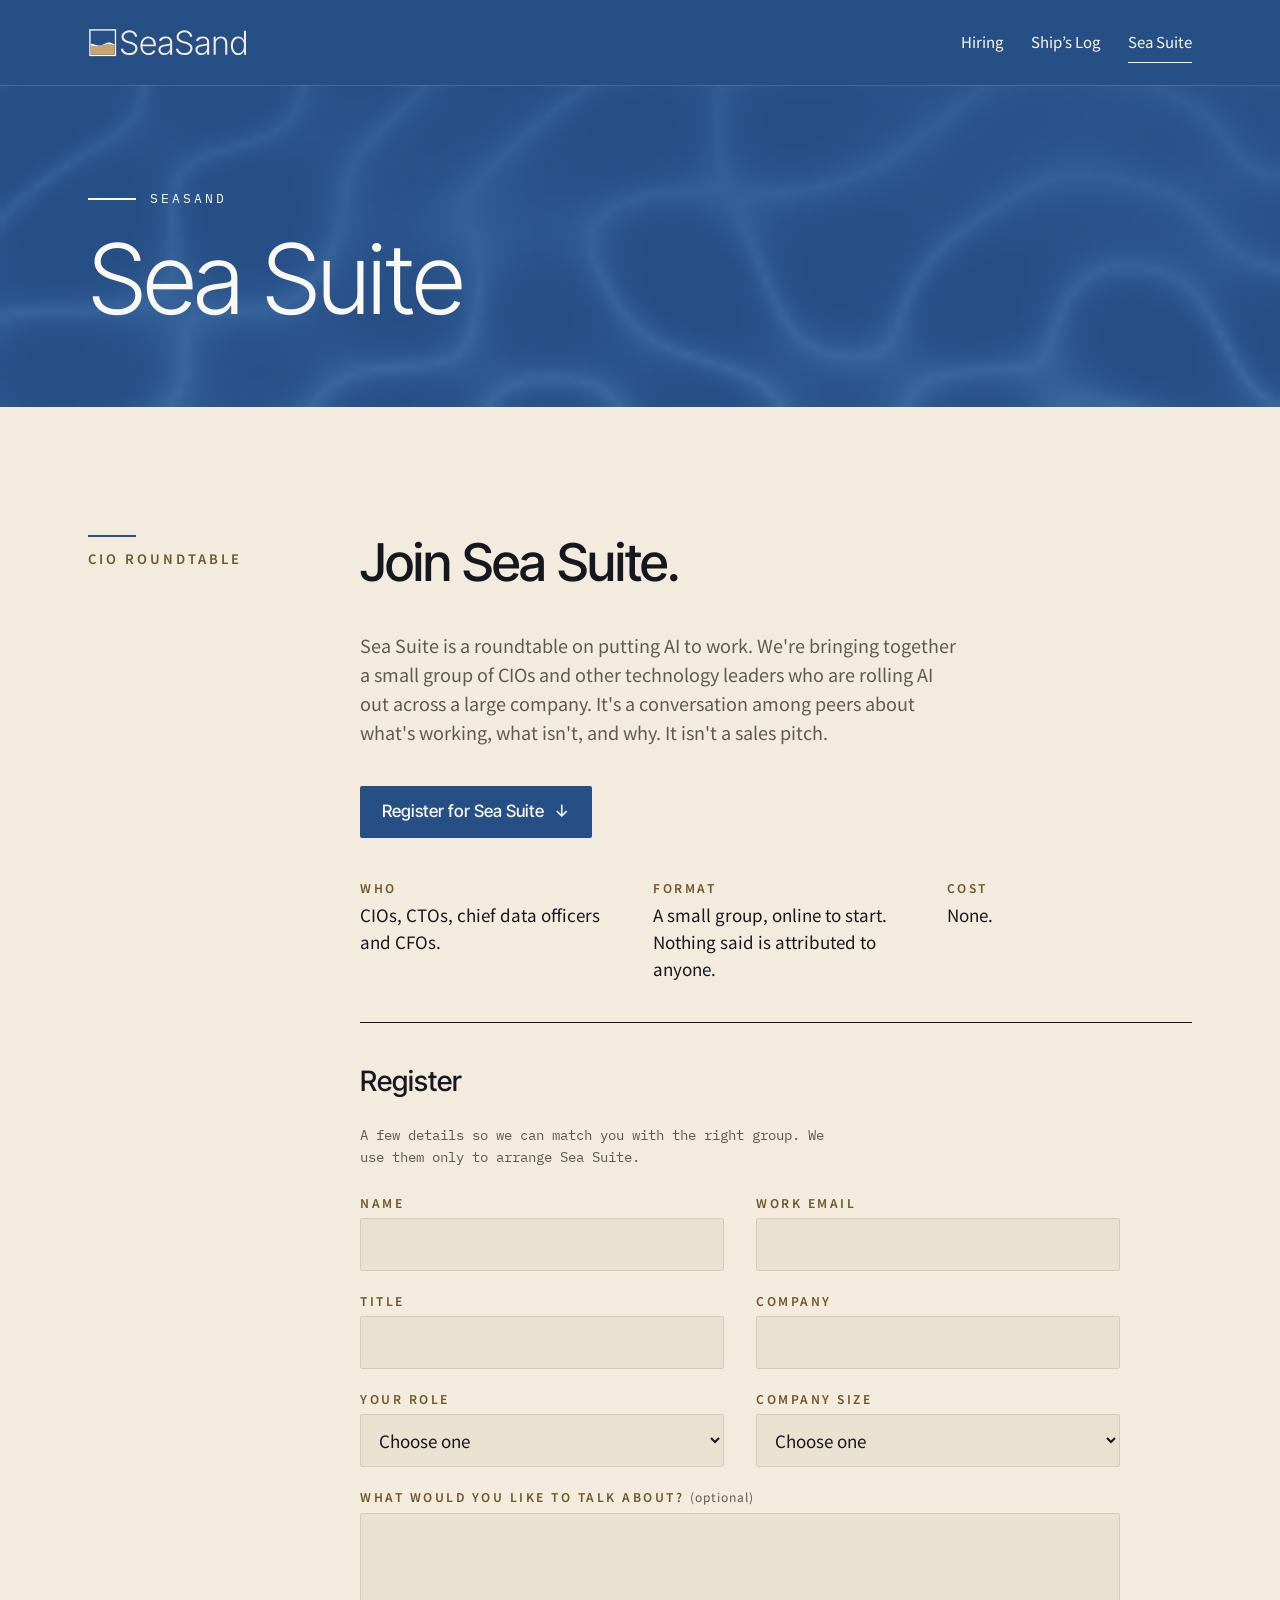
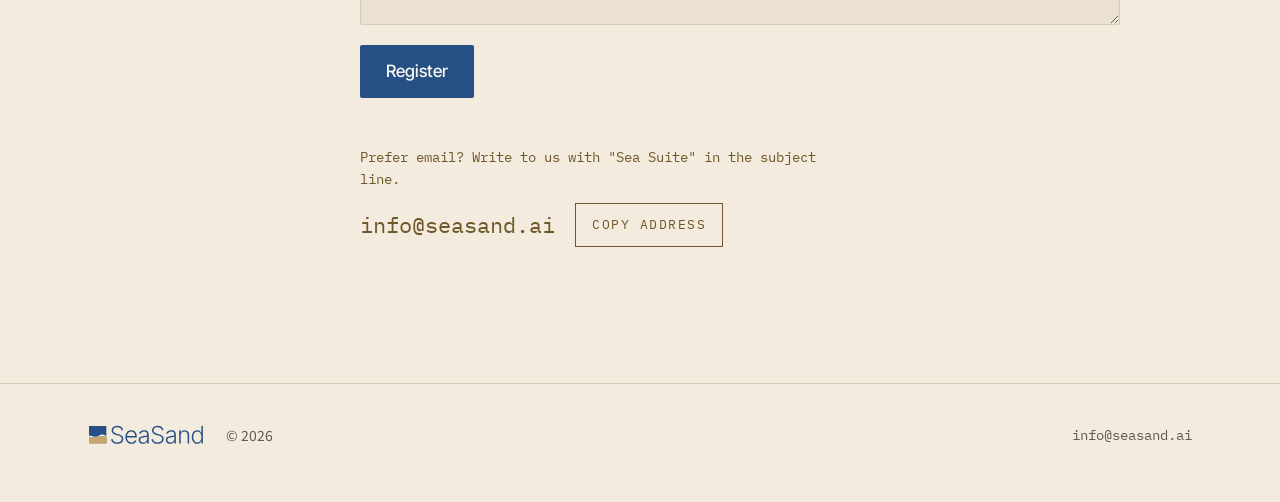
<file: sea-suite/index.html>
<!doctype html>
<html lang="en">
<head>
<meta charset="utf-8">
<meta name="viewport" content="width=device-width, initial-scale=1, viewport-fit=cover">
<title>Sea Suite · SeaSand</title>
<link rel="icon" type="image/svg+xml" href="/favicon.svg">
<link rel="apple-touch-icon" href="/apple-touch-icon.png">
<link rel="stylesheet" href="https://fonts.googleapis.com/css2?family=Inter+Tight:wght@300;500&family=Noto+Sans+JP:wght@400;600&family=IBM+Plex+Mono:wght@400&display=swap">
<style>
/* Layout: the page is the cover rule of brand book v1111_3: sea blue over the ground, one straight shoreline.
   The sea opens the page (who we are, coming soon) and closes it (Sea Suite, the invitation). Between them,
   the ground: two quiet sections on an asymmetric rail, hairlines only, no cards. */
:root {
  --ground: #f3ebdd;     /* paper, the sand */
  --raised: #eae1d0;     /* ink-100 */
  --hair: #d6cbb7;       /* ink-200 */
  --text: #151821;       /* shiro-000 */
  --text-2: #5c5a52;     /* shiro-100 */
  --gold: #6e5729;       /* kin: figures, years */
  --link: #264f86;       /* umi as text: paper only (7.0:1) */
  --sea: #264f86;        /* umi: the band, both themes */
  --foam: #fbf8f2;       /* awa: text on sea */
  --sand: #c9a46c;       /* suna: kicker on sea (24px semibold only) */
  --wm: #264f86;         /* footer wordmark */
  --display: "Inter Tight", "Helvetica Neue", Arial, sans-serif;
  --sans: "Noto Sans JP", "Helvetica Neue", Arial, sans-serif;
  --mono: "IBM Plex Mono", "SFMono-Regular", Menlo, Consolas, monospace;
}
@media (prefers-color-scheme: dark) {
  :root:not([data-theme="light"]) {
    --ground: #151821; --raised: #1d2130; --hair: #2e3344;
    --text: #f3ebdd; --text-2: #a8a9a3; --gold: #c6a664; --link: #f3ebdd; --wm: #f3ebdd;
    color-scheme: dark;
  }
}
:root[data-theme="dark"] {
  --ground: #151821; --raised: #1d2130; --hair: #2e3344;
  --text: #f3ebdd; --text-2: #a8a9a3; --gold: #c6a664; --link: #f3ebdd; --wm: #f3ebdd;
  color-scheme: dark;
}

* { box-sizing: border-box; }
html, body { margin: 0; padding: 0; }
html { scroll-behavior: smooth; }
@media (prefers-reduced-motion: reduce) { html { scroll-behavior: auto; } }
body { background: var(--ground); color: var(--text); font-family: var(--sans); font-size: 17px; line-height: 1.6; -webkit-font-smoothing: antialiased; }
.wrap {
  max-width: 1200px; margin: 0 auto;
  padding-left: max(16px, env(safe-area-inset-left, 0px));
  padding-right: max(16px, env(safe-area-inset-right, 0px));
}
@media (min-width: 760px) {
  .wrap { padding-left: max(48px, env(safe-area-inset-left, 0px)); padding-right: max(48px, env(safe-area-inset-right, 0px)); }
}
a { color: var(--link); text-decoration-thickness: 1px; text-underline-offset: 4px; }
a:focus-visible, button:focus-visible { outline: 2px solid currentColor; outline-offset: 4px; }
.lockup { display: block; height: 30px; width: auto; }
.wm { fill: var(--wm); }

/* Sticky top bar (Ani, 16 Nov): the nav stays on screen while scrolling. */
.bar { position: sticky; top: 0; z-index: 50; background: var(--sea); color: var(--foam); padding-top: env(safe-area-inset-top, 0px); box-shadow: 0 1px 0 rgba(251,248,242,.14); }
.bar a { color: var(--foam); }
.bar .top { padding-block: 18px; }
@media (min-width: 760px) { .bar .top { padding-block: 22px; } }

/* ---------- The sea: opening band ---------- */
.sea { background: var(--sea); color: var(--foam); position: relative; overflow: hidden; isolation: isolate; }
.sea > .wrap { position: relative; z-index: 1; }
/* Water: light moving through the sea band. Kept within a narrow lightness range so foam text holds 6.5:1 or better. */
.grains { position: absolute; inset: 0; width: 100%; height: 100%; display: block; z-index: 2; pointer-events: none; }
.water { position: absolute; inset: 0; width: 100%; height: 100%; display: block; z-index: 0; pointer-events: none; }
.sea a { color: var(--foam); }
/* The home sea band ends on a straight edge (Ani, 12 Nov); the wave is on the blog and About pages only. */
.sea > .shore { position: relative; z-index: 3; display: block; width: 100%; height: clamp(56px, 8vw, 120px); margin-top: -24px; margin-bottom: -2px; }
.shore .g { fill: var(--ground); }
.shore .f { fill: var(--foam); stroke: var(--foam); stroke-width: 1px; vector-effect: non-scaling-stroke; }
.top { display: flex; align-items: center; justify-content: space-between; gap: 16px 32px; flex-wrap: wrap; padding-block: 28px; }
.top nav ul { list-style: none; margin: 0; padding: 0; display: flex; flex-wrap: wrap; gap: 4px 28px; }
.top nav a { text-decoration: none; font-size: 15px; display: inline-block; padding-block: 8px; border-bottom: 1px solid transparent; }
.top nav a:hover { border-bottom-color: var(--foam); }
.hero { padding-block: 88px 72px; display: grid; gap: 28px; }
@media (min-width: 760px) { .hero { padding-block: 152px 96px; } }
.where { margin: 0; font-family: var(--mono); font-size: 13px; letter-spacing: 3px; text-transform: uppercase; display: flex; align-items: center; gap: 14px; }
.where::before { content: ""; width: 48px; height: 2px; background: var(--foam); }
h1 {
  margin: 0; font-family: var(--display); font-weight: 300;
  font-size: clamp(44px, 7.6vw, 104px); line-height: 1; letter-spacing: -0.03em; text-wrap: balance;
}

/* The headline lies on the sea floor and never moves. It is seen through the water at first, then sand drifts over it, letter by letter.
   Moving the pointer over it blows the sand off the letters: white grains float away and the letters show more clearly,
   still underwater, then the sand settles over them again.
   Hover or focus brings it back. With reduced motion it simply stays put. */
.hush .ch { display: inline-block; white-space: pre; }
@media (prefers-reduced-motion: no-preference) {
  .hush:not(.split) { opacity: 0.78; filter: blur(0.6px); }
  .hush .ch.settled { opacity: 0.22; filter: blur(2.5px); }
  .hush .ch.settled { transition: opacity 2.4s ease .4s, filter 2.4s ease .4s; }
  .hush .ch.settled.blown { opacity: 0.78; filter: blur(0.6px); transition: opacity .6s ease, filter .6s ease; }
}
@keyframes sink {
  to { opacity: 0.22; filter: blur(2.5px); transform: translateY(0.3em); }
}

/* ---------- Sections on the ground ---------- */
.part { border-bottom: 1px solid var(--hair); scroll-margin-top: 96px; }
.part > .wrap { display: grid; grid-template-columns: 1fr; gap: 20px 72px; padding-block: 80px; }
@media (min-width: 960px) { .part > .wrap { grid-template-columns: 200px minmax(0, 1fr); padding-block: 120px; } }
.rail { display: flex; flex-direction: column; gap: 12px; }
.rail::before { content: ""; width: 48px; height: 2px; background: var(--sea); }
:root[data-theme="dark"] .rail::before { height: 4px; }
@media (prefers-color-scheme: dark) { :root:not([data-theme="light"]) .rail::before { height: 4px; } }
.kicker { margin: 0; font-size: 13px; font-weight: 600; letter-spacing: 3px; text-transform: uppercase; color: var(--gold); }
.body { min-width: 0; display: flex; flex-direction: column; gap: 40px; }
h2 { margin: 0; font-family: var(--display); font-weight: 500; font-size: clamp(30px, 4.2vw, 52px); line-height: 1.08; letter-spacing: -0.02em; text-wrap: balance; max-width: 22ch; }
.lede { margin: 0; max-width: 60ch; font-size: 18px; color: var(--text-2); }

/* Hiring */
.roles { list-style: none; margin: 0; padding: 0; border-top: 1px solid var(--text); }
.role { display: grid; grid-template-columns: 1fr; gap: 6px 40px; padding-block: 26px; border-bottom: 1px solid var(--hair); }
@media (min-width: 760px) { .role { grid-template-columns: minmax(0, 1fr) 140px; } }
.role h3 { margin: 0; font-family: var(--display); font-weight: 500; font-size: 23px; line-height: 1.25; letter-spacing: -0.01em; }
.role p { margin: 0; max-width: 60ch; color: var(--text-2); }
.role .area { font-family: var(--mono); font-size: 13px; letter-spacing: 1.5px; text-transform: uppercase; color: var(--text-2); }
@media (min-width: 760px) { .role .area { grid-column: 2; grid-row: 1 / span 2; text-align: right; padding-top: 6px; } }

/* Contact line: an address you can select, and a copy button */
/* Contact: one voice for the whole block, the typewriter face in gold on the ground and pale sand on the sea. */
.reach { --reach: var(--gold); display: grid; gap: 12px; padding-top: 8px; color: var(--reach); font-family: var(--mono); }
.reach p { margin: 0; max-width: 60ch; font-family: var(--mono); font-size: 14px; font-weight: 400; line-height: 1.6; }
.addr-row { display: flex; flex-wrap: wrap; align-items: center; gap: 12px 20px; }
.addr { font-family: var(--mono); font-size: clamp(18px, 2vw, 22px); color: var(--reach); user-select: all; overflow-wrap: anywhere; }
.copy {
  font: 400 13px/1 var(--mono); letter-spacing: 1.5px; text-transform: uppercase; min-height: 44px; padding: 0 16px; cursor: pointer;
  background: transparent; color: var(--reach); border: 1px solid currentColor; border-radius: 0;
}
.copy:hover { background: var(--reach); color: var(--ground); }

/* Founder */
.who { display: flex; flex-wrap: wrap; align-items: baseline; gap: 4px 20px; }
.who .name { margin: 0; font-family: var(--display); font-weight: 500; font-size: 26px; }
.who .role-line { margin: 0; color: var(--text-2); }
.cos { list-style: none; margin: 0; padding: 0; border-top: 1px solid var(--text); }
.co { display: grid; grid-template-columns: 1fr; gap: 2px 28px; align-items: baseline; padding-block: 20px; border-bottom: 1px solid var(--hair); }
@media (min-width: 760px) { .co { grid-template-columns: 150px minmax(0, 1fr) 170px; } }
.co .name { font-family: var(--display); font-weight: 500; font-size: 21px; }
.co .what { color: var(--text-2); }
.co .exit { font-family: var(--mono); font-size: 15px; color: var(--gold); font-variant-numeric: tabular-nums; }
@media (min-width: 760px) { .co .exit { text-align: right; } }
.facts { margin: 0; display: grid; grid-template-columns: 1fr; gap: 0 48px; }
@media (min-width: 760px) { .facts { grid-template-columns: repeat(2, minmax(0, 1fr)); } }
.facts > div { padding-block: 18px; border-bottom: 1px solid var(--hair); display: grid; gap: 4px; }
.facts dt { font-size: 12px; font-weight: 600; letter-spacing: 2.5px; text-transform: uppercase; color: var(--text-2); }
.facts dd { margin: 0; }
.facts dd.jobs { display: grid; gap: 2px; }
.out { margin: 0; }


/* About: the company in a paragraph, then the founding team as rows, like the roles below */
.about-copy { display: grid; gap: 16px; max-width: 62ch; }
.about-copy p { margin: 0; font-size: 18px; color: var(--text-2); }
.about-copy p.first { font-family: var(--display); font-weight: 500; font-size: clamp(22px, 2.4vw, 28px); line-height: 1.3; color: var(--text); }
.team { list-style: none; margin: 0; padding: 0; border-top: 1px solid var(--text); }
.member { display: grid; grid-template-columns: 1fr; gap: 10px 40px; padding-block: 32px; border-bottom: 1px solid var(--hair); }
@media (min-width: 760px) { .member { grid-template-columns: 240px minmax(0, 1fr); } }
.member h3 { margin: 0; font-family: var(--display); font-weight: 500; font-size: 23px; line-height: 1.25; letter-spacing: -0.01em; }
.member .title { margin: 6px 0 0; font-family: var(--mono); font-size: 13px; letter-spacing: 1.5px; text-transform: uppercase; color: var(--gold); }
.member .bio { margin: 0; max-width: 62ch; color: var(--text-2); }

/* ---------- The sea again: Sea Suite ---------- */
.suite { background: var(--sea); color: var(--foam); scroll-margin-top: 96px; }
.suite > .wrap { display: grid; grid-template-columns: 1fr; gap: 20px 72px; padding-block: 88px 104px; }
@media (min-width: 960px) { .suite > .wrap { grid-template-columns: 200px minmax(0, 1fr); padding-block: 128px 136px; } }
.suite .rail::before { background: var(--foam); height: 2px; }
.suite .kicker { color: var(--sand); }
.suite .lede { color: var(--foam); }
.suite-name { margin: 0; font-family: var(--display); font-weight: 300; font-size: clamp(22px, 2.4vw, 28px); letter-spacing: 0.01em; }
.topics { list-style: none; margin: 0; padding: 0; display: grid; grid-template-columns: 1fr; gap: 0 48px; border-top: 1px solid var(--foam); }
@media (min-width: 760px) { .topics { grid-template-columns: repeat(2, minmax(0, 1fr)); } }
.topics li { padding-block: 20px; border-bottom: 1px solid rgba(251, 248, 242, 0.32); font-family: var(--display); font-weight: 500; font-size: 20px; line-height: 1.35; }
.terms { margin: 0; display: grid; grid-template-columns: 1fr; gap: 20px 48px; }
@media (min-width: 760px) { .terms { grid-template-columns: repeat(3, minmax(0, 1fr)); } }
.terms dt { font-size: 12px; font-weight: 600; letter-spacing: 2.5px; text-transform: uppercase; color: var(--sand); margin-bottom: 4px; }
.terms dd { margin: 0; }
.suite .reach { --reach: #ead9bb; }   /* pale sand on sea blue, 5.9:1 */
.suite .copy:hover { color: var(--sea); }

[hidden] { display: none !important; }
@media (max-width: 759px) { .part, .suite, .reg { scroll-margin-top: 140px; } }
/* Sea Suite registration (Ani, 16 Nov). Foam on sea; pale sand for labels and notes. */
.reg-link { display: inline-flex; align-items: center; gap: 10px; justify-self: start; padding: 12px 22px; background: var(--foam); color: var(--sea) !important; font-family: var(--display); font-weight: 500; font-size: 17px; text-decoration: none; border-radius: 2px; }
.reg-link:hover { background: #ead9bb; }
.reg { --pale: #ead9bb; display: grid; gap: 24px; padding-top: 40px; border-top: 1px solid var(--foam); scroll-margin-top: 96px; }
.reg h3 { margin: 0; font-family: var(--display); font-weight: 500; font-size: clamp(22px, 2.4vw, 28px); line-height: 1.3; }
.reg .note { margin: 0; color: var(--pale); font-family: var(--mono); font-size: 14px; max-width: 60ch; }
.reg form { display: grid; grid-template-columns: 1fr; gap: 20px 32px; max-width: 760px; }
@media (min-width: 760px) { .reg form { grid-template-columns: repeat(2, minmax(0, 1fr)); } .reg .full { grid-column: 1 / -1; } }
.field { display: grid; gap: 6px; min-width: 0; align-content: start; }
.field label { font-size: 12px; font-weight: 600; letter-spacing: 2.5px; text-transform: uppercase; color: var(--sand); }
.field .opt { letter-spacing: 1px; text-transform: none; font-weight: 400; color: var(--pale); }
.field input, .field select, .field textarea { width: 100%; font: inherit; font-size: 17px; color: var(--foam); background: rgba(251, 248, 242, 0.08); border: 1px solid rgba(251, 248, 242, 0.45); border-radius: 2px; padding: 12px 14px; }
.field select option { color: #151821; }
.field textarea { min-height: 112px; resize: vertical; }
.field input:focus, .field select:focus, .field textarea:focus { outline: 2px solid var(--foam); outline-offset: 2px; border-color: var(--foam); }
.field input[aria-invalid="true"], .field select[aria-invalid="true"] { border-color: var(--foam); border-width: 2px; }
.field .err { margin: 0; font-family: var(--mono); font-size: 13px; color: var(--pale); }
.hp { position: absolute; left: -10000px; width: 1px; height: 1px; overflow: hidden; }
.reg .send { justify-self: start; font: inherit; font-family: var(--display); font-weight: 500; font-size: 17px; padding: 13px 26px; background: var(--foam); color: var(--sea); border: 0; border-radius: 2px; cursor: pointer; }
.reg .send:hover { background: #ead9bb; }
.reg .send[disabled] { opacity: .6; cursor: progress; }
.reg .fail { margin: 0; font-family: var(--mono); font-size: 14px; color: var(--pale); }
.thanks { display: grid; gap: 12px; max-width: 60ch; }
.thanks h3:focus { outline: none; }
.thanks p { margin: 0; }
@media (max-width: 759px) { .reg { scroll-margin-top: 140px; } }   /* CIT&S: the later .reg rule overrode the phone offset */

/* ---------- Footer, on the ground ---------- */
footer .wrap { display: flex; flex-wrap: wrap; align-items: center; justify-content: space-between; gap: 16px 32px; padding-block: 40px 56px; font-size: 14px; color: var(--text-2); }
footer .lockup { height: 22px; }
footer .left { display: flex; flex-wrap: wrap; align-items: center; gap: 12px 20px; }
.addr-small { font-family: var(--mono); user-select: all; }

/* ---------- Light pages (Ani, 16 Nov): only the top band of each page is on the sea; every section sits on sand. ----------
   Top band on the sea, About on sand, Hiring on the sea with moving water, Sea Suite on sand. */
.part.on-sea { background: var(--sea); color: var(--foam); position: relative; overflow: hidden; isolation: isolate; border-bottom: 0; }
.part.on-sea > .wrap { position: relative; z-index: 1; }
.part.on-sea .rail::before { background: var(--foam); height: 2px; }
.part.on-sea .kicker { color: var(--sand); }
.part.on-sea h2, .part.on-sea .role h3 { color: var(--foam); }
.part.on-sea .lede, .part.on-sea .role p, .part.on-sea .role .area { color: #ead9bb; }
.part.on-sea .roles { border-top-color: var(--foam); }
.part.on-sea .role { border-bottom-color: rgba(251, 248, 242, 0.32); }
.part.on-sea .reach { --reach: #ead9bb; }
.part.on-sea .copy:hover { color: var(--sea); }
.part.on-sea a { color: var(--foam); }

.suite { background: var(--ground); color: var(--text); border-bottom: 1px solid var(--hair); }
.suite .rail::before { background: var(--sea); }
:root[data-theme="dark"] .suite .rail::before { height: 4px; }
@media (prefers-color-scheme: dark) { :root:not([data-theme="light"]) .suite .rail::before { height: 4px; } }
.suite .kicker { color: var(--gold); }
.suite .lede { color: var(--text-2); }
.suite .terms dt { color: var(--gold); }
.suite .reach { --reach: var(--gold); }
.suite .copy:hover { color: var(--ground); }
.reg-link { background: var(--sea); color: var(--foam) !important; align-self: flex-start; }
.reg-link:hover { background: #1d3f6c; }
.reg { --pale: var(--text-2); border-top-color: var(--text); }
.field label { color: var(--gold); }
.field input, .field select, .field textarea { color: var(--text); background: var(--raised); border-color: var(--hair); }
.field input:focus, .field select:focus, .field textarea:focus { outline-color: var(--sea); border-color: var(--sea); }
.field input[aria-invalid="true"], .field select[aria-invalid="true"] { border-color: var(--gold); }
.reg .send { background: var(--sea); color: var(--foam); }
.reg .send:hover { background: #1d3f6c; }
@media (prefers-color-scheme: dark) {
  :root:not([data-theme="light"]) .reg-link, :root:not([data-theme="light"]) .reg .send { background: var(--foam); color: var(--sea) !important; }
  :root:not([data-theme="light"]) .field input:focus, :root:not([data-theme="light"]) .field select:focus, :root:not([data-theme="light"]) .field textarea:focus { outline-color: var(--foam); border-color: var(--foam); }
}

/* ---------- Pages (Ani, 16 Nov): Hiring on the home page; Blog, Sea Suite and About each on their own page ---------- */
.hero.hero-sub { padding-block: 64px 56px; gap: 20px; }
@media (min-width: 760px) { .hero.hero-sub { padding-block: 104px 80px; } }
.top nav a[aria-current] { border-bottom-color: var(--foam); }
</style>
</head>
<body>

<div class="bar">
  <div class="wrap">
    <header class="top">
      <a href="/" aria-label="SeaSand, home"><svg class="lockup" role="img" aria-label="SeaSand" xmlns="http://www.w3.org/2000/svg" viewBox="-8 -8 486 90"><title>SeaSand</title><rect x="-2.16" y="-2.16" width="76.32" height="76.32" fill="none" stroke="#fbf8f2" stroke-width="4.32"/><clipPath id="m1"><rect width="72" height="72"/></clipPath><g clip-path="url(#m1)"><rect width="72" height="72" fill="#264f86"/><path d="M-2.16,43.31 L-1.84,43.40 L-1.52,43.49 L-1.21,43.58 L-0.89,43.67 L-0.57,43.76 L-0.25,43.85 L0.07,43.94 L0.38,44.03 L0.70,44.12 L1.02,44.21 L1.34,44.30 L1.66,44.39 L1.97,44.48 L2.29,44.56 L2.61,44.65 L2.93,44.74 L3.25,44.83 L3.56,44.91 L3.88,45.00 L4.20,45.08 L4.52,45.16 L4.84,45.25 L5.15,45.33 L5.47,45.41 L5.79,45.49 L6.11,45.57 L6.43,45.64 L6.74,45.72 L7.06,45.79 L7.38,45.87 L7.70,45.94 L8.02,46.01 L8.33,46.07 L8.65,46.14 L8.97,46.21 L9.29,46.27 L9.61,46.33 L9.92,46.39 L10.24,46.45 L10.56,46.50 L10.88,46.55 L11.20,46.61 L11.51,46.65 L11.83,46.70 L12.15,46.75 L12.47,46.79 L12.79,46.83 L13.10,46.87 L13.42,46.90 L13.74,46.94 L14.06,46.97 L14.38,47.00 L14.69,47.03 L15.01,47.05 L15.33,47.07 L15.65,47.09 L15.97,47.11 L16.28,47.12 L16.60,47.14 L16.92,47.15 L17.24,47.15 L17.56,47.16 L17.87,47.16 L18.19,47.16 L18.51,47.16 L18.83,47.15 L19.15,47.14 L19.46,47.13 L19.78,47.12 L20.10,47.11 L20.42,47.09 L20.74,47.07 L21.05,47.05 L21.37,47.02 L21.69,46.99 L22.01,46.96 L22.33,46.93 L22.64,46.90 L22.96,46.86 L23.28,46.82 L23.60,46.78 L23.92,46.74 L24.23,46.69 L24.55,46.64 L24.87,46.59 L25.19,46.54 L25.51,46.49 L25.82,46.43 L26.14,46.38 L26.46,46.32 L26.78,46.25 L27.10,46.19 L27.41,46.13 L27.73,46.06 L28.05,45.99 L28.37,45.92 L28.69,45.85 L29.00,45.78 L29.32,45.70 L29.64,45.63 L29.96,45.55 L30.28,45.47 L30.59,45.39 L30.91,45.31 L31.23,45.23 L31.55,45.15 L31.87,45.06 L32.18,44.98 L32.50,44.89 L32.82,44.81 L33.14,44.72 L33.46,44.63 L33.77,44.55 L34.09,44.46 L34.41,44.37 L34.73,44.28 L35.05,44.19 L35.36,44.10 L35.68,44.01 L36.00,43.92 L36.32,43.83 L36.64,43.74 L36.95,43.65 L37.27,43.56 L37.59,43.47 L37.91,43.38 L38.23,43.29 L38.54,43.21 L38.86,43.12 L39.18,43.03 L39.50,42.95 L39.82,42.86 L40.13,42.78 L40.45,42.69 L40.77,42.61 L41.09,42.53 L41.41,42.45 L41.72,42.37 L42.04,42.29 L42.36,42.21 L42.68,42.14 L43.00,42.06 L43.31,41.99 L43.63,41.92 L43.95,41.85 L44.27,41.78 L44.59,41.71 L44.90,41.65 L45.22,41.59 L45.54,41.52 L45.86,41.46 L46.18,41.41 L46.49,41.35 L46.81,41.30 L47.13,41.25 L47.45,41.20 L47.77,41.15 L48.08,41.10 L48.40,41.06 L48.72,41.02 L49.04,40.98 L49.36,40.94 L49.67,40.91 L49.99,40.88 L50.31,40.85 L50.63,40.82 L50.95,40.79 L51.26,40.77 L51.58,40.75 L51.90,40.73 L52.22,40.72 L52.54,40.71 L52.85,40.70 L53.17,40.69 L53.49,40.68 L53.81,40.68 L54.13,40.68 L54.44,40.68 L54.76,40.69 L55.08,40.69 L55.40,40.70 L55.72,40.72 L56.03,40.73 L56.35,40.75 L56.67,40.77 L56.99,40.79 L57.31,40.81 L57.62,40.84 L57.94,40.87 L58.26,40.90 L58.58,40.94 L58.90,40.97 L59.21,41.01 L59.53,41.05 L59.85,41.09 L60.17,41.14 L60.49,41.19 L60.80,41.23 L61.12,41.29 L61.44,41.34 L61.76,41.39 L62.08,41.45 L62.39,41.51 L62.71,41.57 L63.03,41.63 L63.35,41.70 L63.67,41.77 L63.98,41.83 L64.30,41.90 L64.62,41.97 L64.94,42.05 L65.26,42.12 L65.57,42.20 L65.89,42.27 L66.21,42.35 L66.53,42.43 L66.85,42.51 L67.16,42.59 L67.48,42.68 L67.80,42.76 L68.12,42.84 L68.44,42.93 L68.75,43.01 L69.07,43.10 L69.39,43.19 L69.71,43.28 L70.03,43.36 L70.34,43.45 L70.66,43.54 L70.98,43.63 L71.30,43.72 L71.62,43.81 L71.93,43.90 L72.25,43.99 L72.57,44.08 L72.89,44.17 L73.21,44.26 L73.52,44.35 L73.84,44.44 L74.16,44.53 L74.16,75.60 L-2.16,75.60 Z" fill="#c9a46c"/><path d="M-2.16,39.26 L-1.84,39.27 L-1.52,39.28 L-1.21,39.30 L-0.89,39.31 L-0.57,39.33 L-0.25,39.35 L0.07,39.37 L0.38,39.39 L0.70,39.41 L1.02,39.44 L1.34,39.47 L1.66,39.50 L1.97,39.53 L2.29,39.57 L2.61,39.61 L2.93,39.65 L3.25,39.69 L3.56,39.74 L3.88,39.79 L4.20,39.84 L4.52,39.89 L4.84,39.94 L5.15,40.00 L5.47,40.06 L5.79,40.12 L6.11,40.19 L6.43,40.25 L6.74,40.32 L7.06,40.39 L7.38,40.47 L7.70,40.54 L8.02,40.62 L8.33,40.70 L8.65,40.78 L8.97,40.86 L9.29,40.94 L9.61,41.03 L9.92,41.12 L10.24,41.21 L10.56,41.30 L10.88,41.39 L11.20,41.48 L11.51,41.57 L11.83,41.67 L12.15,41.76 L12.47,41.86 L12.79,41.95 L13.10,42.05 L13.42,42.15 L13.74,42.24 L14.06,42.34 L14.38,42.44 L14.69,42.53 L15.01,42.63 L15.33,42.72 L15.65,42.82 L15.97,42.91 L16.28,43.00 L16.60,43.10 L16.92,43.19 L17.24,43.28 L17.56,43.36 L17.87,43.45 L18.19,43.53 L18.51,43.61 L18.83,43.69 L19.15,43.77 L19.46,43.85 L19.78,43.92 L20.10,43.99 L20.42,44.05 L20.74,44.12 L21.05,44.18 L21.37,44.23 L21.69,44.29 L22.01,44.34 L22.33,44.39 L22.64,44.43 L22.96,44.47 L23.28,44.50 L23.60,44.53 L23.92,44.56 L24.23,44.58 L24.55,44.60 L24.87,44.62 L25.19,44.63 L25.51,44.63 L25.82,44.63 L26.14,44.63 L26.46,44.62 L26.78,44.60 L27.10,44.59 L27.41,44.56 L27.73,44.54 L28.05,44.50 L28.37,44.47 L28.69,44.42 L29.00,44.38 L29.32,44.32 L29.64,44.27 L29.96,44.21 L30.28,44.14 L30.59,44.07 L30.91,43.99 L31.23,43.91 L31.55,43.83 L31.87,43.74 L32.18,43.64 L32.50,43.55 L32.82,43.44 L33.14,43.34 L33.46,43.23 L33.77,43.11 L34.09,42.99 L34.41,42.87 L34.73,42.75 L35.05,42.62 L35.36,42.49 L35.68,42.35 L36.00,42.21 L36.32,42.07 L36.64,41.93 L36.95,41.78 L37.27,41.63 L37.59,41.48 L37.91,41.33 L38.23,41.17 L38.54,41.02 L38.86,40.86 L39.18,40.70 L39.50,40.54 L39.82,40.38 L40.13,40.21 L40.45,40.05 L40.77,39.89 L41.09,39.73 L41.41,39.56 L41.72,39.40 L42.04,39.24 L42.36,39.08 L42.68,38.92 L43.00,38.76 L43.31,38.60 L43.63,38.44 L43.95,38.29 L44.27,38.14 L44.59,37.99 L44.90,37.84 L45.22,37.69 L45.54,37.55 L45.86,37.41 L46.18,37.27 L46.49,37.14 L46.81,37.01 L47.13,36.88 L47.45,36.76 L47.77,36.64 L48.08,36.53 L48.40,36.42 L48.72,36.31 L49.04,36.21 L49.36,36.11 L49.67,36.02 L49.99,35.93 L50.31,35.85 L50.63,35.77 L50.95,35.70 L51.26,35.64 L51.58,35.58 L51.90,35.52 L52.22,35.47 L52.54,35.43 L52.85,35.39 L53.17,35.36 L53.49,35.33 L53.81,35.31 L54.13,35.30 L54.44,35.29 L54.76,35.29 L55.08,35.29 L55.40,35.30 L55.72,35.32 L56.03,35.34 L56.35,35.37 L56.67,35.41 L56.99,35.45 L57.31,35.49 L57.62,35.54 L57.94,35.60 L58.26,35.66 L58.58,35.73 L58.90,35.81 L59.21,35.88 L59.53,35.97 L59.85,36.06 L60.17,36.15 L60.49,36.25 L60.80,36.36 L61.12,36.47 L61.44,36.58 L61.76,36.70 L62.08,36.82 L62.39,36.95 L62.71,37.08 L63.03,37.22 L63.35,37.35 L63.67,37.50 L63.98,37.64 L64.30,37.79 L64.62,37.94 L64.94,38.09 L65.26,38.25 L65.57,38.41 L65.89,38.57 L66.21,38.73 L66.53,38.89 L66.85,39.06 L67.16,39.22 L67.48,39.39 L67.80,39.56 L68.12,39.73 L68.44,39.90 L68.75,40.07 L69.07,40.24 L69.39,40.41 L69.71,40.58 L70.03,40.74 L70.34,40.91 L70.66,41.08 L70.98,41.24 L71.30,41.41 L71.62,41.57 L71.93,41.73 L72.25,41.89 L72.57,42.04 L72.89,42.20 L73.21,42.35 L73.52,42.49 L73.84,42.64 L74.16,42.78 L74.16,44.53 L73.84,44.44 L73.52,44.35 L73.21,44.26 L72.89,44.17 L72.57,44.08 L72.25,43.99 L71.93,43.90 L71.62,43.81 L71.30,43.72 L70.98,43.63 L70.66,43.54 L70.34,43.45 L70.03,43.36 L69.71,43.28 L69.39,43.19 L69.07,43.10 L68.75,43.01 L68.44,42.93 L68.12,42.84 L67.80,42.76 L67.48,42.68 L67.16,42.59 L66.85,42.51 L66.53,42.43 L66.21,42.35 L65.89,42.27 L65.57,42.20 L65.26,42.12 L64.94,42.05 L64.62,41.97 L64.30,41.90 L63.98,41.83 L63.67,41.77 L63.35,41.70 L63.03,41.63 L62.71,41.57 L62.39,41.51 L62.08,41.45 L61.76,41.39 L61.44,41.34 L61.12,41.29 L60.80,41.23 L60.49,41.19 L60.17,41.14 L59.85,41.09 L59.53,41.05 L59.21,41.01 L58.90,40.97 L58.58,40.94 L58.26,40.90 L57.94,40.87 L57.62,40.84 L57.31,40.81 L56.99,40.79 L56.67,40.77 L56.35,40.75 L56.03,40.73 L55.72,40.72 L55.40,40.70 L55.08,40.69 L54.76,40.69 L54.44,40.68 L54.13,40.68 L53.81,40.68 L53.49,40.68 L53.17,40.69 L52.85,40.70 L52.54,40.71 L52.22,40.72 L51.90,40.73 L51.58,40.75 L51.26,40.77 L50.95,40.79 L50.63,40.82 L50.31,40.85 L49.99,40.88 L49.67,40.91 L49.36,40.94 L49.04,40.98 L48.72,41.02 L48.40,41.06 L48.08,41.10 L47.77,41.15 L47.45,41.20 L47.13,41.25 L46.81,41.30 L46.49,41.35 L46.18,41.41 L45.86,41.46 L45.54,41.52 L45.22,41.59 L44.90,41.65 L44.59,41.71 L44.27,41.78 L43.95,41.85 L43.63,41.92 L43.31,41.99 L43.00,42.06 L42.68,42.14 L42.36,42.21 L42.04,42.29 L41.72,42.37 L41.41,42.45 L41.09,42.53 L40.77,42.61 L40.45,42.69 L40.13,42.78 L39.82,42.86 L39.50,42.95 L39.18,43.03 L38.86,43.12 L38.54,43.21 L38.23,43.29 L37.91,43.38 L37.59,43.47 L37.27,43.56 L36.95,43.65 L36.64,43.74 L36.32,43.83 L36.00,43.92 L35.68,44.01 L35.36,44.10 L35.05,44.19 L34.73,44.28 L34.41,44.37 L34.09,44.46 L33.77,44.55 L33.46,44.63 L33.14,44.72 L32.82,44.81 L32.50,44.89 L32.18,44.98 L31.87,45.06 L31.55,45.15 L31.23,45.23 L30.91,45.31 L30.59,45.39 L30.28,45.47 L29.96,45.55 L29.64,45.63 L29.32,45.70 L29.00,45.78 L28.69,45.85 L28.37,45.92 L28.05,45.99 L27.73,46.06 L27.41,46.13 L27.10,46.19 L26.78,46.25 L26.46,46.32 L26.14,46.38 L25.82,46.43 L25.51,46.49 L25.19,46.54 L24.87,46.59 L24.55,46.64 L24.23,46.69 L23.92,46.74 L23.60,46.78 L23.28,46.82 L22.96,46.86 L22.64,46.90 L22.33,46.93 L22.01,46.96 L21.69,46.99 L21.37,47.02 L21.05,47.05 L20.74,47.07 L20.42,47.09 L20.10,47.11 L19.78,47.12 L19.46,47.13 L19.15,47.14 L18.83,47.15 L18.51,47.16 L18.19,47.16 L17.87,47.16 L17.56,47.16 L17.24,47.15 L16.92,47.15 L16.60,47.14 L16.28,47.12 L15.97,47.11 L15.65,47.09 L15.33,47.07 L15.01,47.05 L14.69,47.03 L14.38,47.00 L14.06,46.97 L13.74,46.94 L13.42,46.90 L13.10,46.87 L12.79,46.83 L12.47,46.79 L12.15,46.75 L11.83,46.70 L11.51,46.65 L11.20,46.61 L10.88,46.55 L10.56,46.50 L10.24,46.45 L9.92,46.39 L9.61,46.33 L9.29,46.27 L8.97,46.21 L8.65,46.14 L8.33,46.07 L8.02,46.01 L7.70,45.94 L7.38,45.87 L7.06,45.79 L6.74,45.72 L6.43,45.64 L6.11,45.57 L5.79,45.49 L5.47,45.41 L5.15,45.33 L4.84,45.25 L4.52,45.16 L4.20,45.08 L3.88,45.00 L3.56,44.91 L3.25,44.83 L2.93,44.74 L2.61,44.65 L2.29,44.56 L1.97,44.48 L1.66,44.39 L1.34,44.30 L1.02,44.21 L0.70,44.12 L0.38,44.03 L0.07,43.94 L-0.25,43.85 L-0.57,43.76 L-0.89,43.67 L-1.21,43.58 L-1.52,43.49 L-1.84,43.40 L-2.16,43.31 Z" fill="#fbf8f2"/></g><g fill="#f3ebdd"><path transform="translate(85.985,72) scale(0.048322,-0.048322)" d="M609.9996337890625 -25.3333740234375Q457.9991455078125 -25.3333740234375 346.1654968261719 24.8333740234375Q234.33184814453125 75.0001220703125 170.33169555664062 164.8336181640625Q106.33154296875 254.6671142578125 97.9981689453125 372.6673583984375H237.3343505859375Q245.00103759765625 284.33428955078125 295.6676330566406 223.16799926757812Q346.334228515625 162.001708984375 428.1672668457031 130.3353271484375Q510.00030517578125 98.6689453125 609.9996337890625 98.6689453125Q721.665771484375 98.6689453125 808.6654968261719 136.16873168945312Q895.6652221679688 173.66851806640625 945.4984436035156 241.00146484375Q995.3316650390625 308.33441162109375 995.3316650390625 398.0006103515625Q995.3316650390625 474.00048828125 955.6648559570312 524.8335266113281Q915.998046875 575.6665649414062 846.1648559570312 610.6661987304688Q776.3316650390625 645.6658325195312 683.33251953125 672.66552734375L505.9989013671875 724.66552734375Q330.66558837890625 776.3320922851562 233.99862670898438 868.9988098144531Q137.3316650390625 961.66552734375 137.3316650390625 1105.3326416015625Q137.3316650390625 1225.3329467773438 201.49853515625 1316.6664123535156Q265.6654052734375 1407.9998779296875 375.9990539550781 1459.333251953125Q486.33270263671875 1510.6666259765625 623.3330078125 1510.6666259765625Q762 1510.6666259765625 868.8336486816406 1459.3332824707031Q975.6672973632812 1407.9999389648438 1038.66748046875 1319.4999389648438Q1101.6676635742188 1230.9999389648438 1106.6676025390625 1118H973.998291015625Q961.6649169921875 1241.9991455078125 864.6651916503906 1315.3317260742188Q767.6654663085938 1388.664306640625 619.3328857421875 1388.664306640625Q516.3331909179688 1388.664306640625 437.00018310546875 1352.8312072753906Q357.66717529296875 1316.9981079101562 313.1673889160156 1254.1651916503906Q268.6676025390625 1191.332275390625 268.6676025390625 1110.6661376953125Q268.6676025390625 1032.9993896484375 312.66790771484375 980.4996337890625Q356.668212890625 927.9998779296875 425.0014953613281 894.8335876464844Q493.33477783203125 861.6672973632812 565.333740234375 840.0009765625L722 794.6678466796875Q792.6658935546875 774.00146484375 863.8325805664062 743.6683349609375Q934.999267578125 713.335205078125 994.6663513183594 667.335205078125Q1054.3334350585938 621.335205078125 1090.5005187988281 554.8348999023438Q1126.6676025390625 488.3345947265625 1126.6676025390625 395.3338623046875Q1126.6676025390625 276.6671142578125 1064.8341979980469 181.33364868164062Q1003.0007934570312 86.00018310546875 887.5005187988281 30.333404541015625Q772.000244140625 -25.3333740234375 609.9996337890625 -25.3333740234375Z"/><path transform="translate(145.179,72) scale(0.048322,-0.048322)" d="M590.6658935546875 -24Q434.66558837890625 -24 319.83209228515625 49.499908447265625Q204.99859619140625 122.99981689453125 142.83187866210938 253.16644287109375Q80.6651611328125 383.33306884765625 80.6651611328125 551.9998779296875Q80.6651611328125 721.3333740234375 142.33184814453125 852.3333740234375Q203.99853515625 983.3333740234375 313.9986877441406 1058.0Q423.99884033203125 1132.6666259765625 568.6658935546875 1132.6666259765625Q659.3323364257812 1132.6666259765625 744.3323974609375 1099.5002136230469Q829.3324584960938 1066.3338012695312 896.9992980957031 998.1673278808594Q964.6661376953125 930.0008544921875 1003.9996337890625 825.3340454101562Q1043.3331298828125 720.667236328125 1043.3331298828125 577.3331298828125V519.3321533203125H170.00048828125V633.334228515625H972.9984130859375L913.6638793945312 589.33349609375Q913.6638793945312 710.666259765625 872.4975891113281 806.8323669433594Q831.331298828125 902.9984741210938 754.1651000976562 958.8314514160156Q676.9989013671875 1014.6644287109375 568.6658935546875 1014.6644287109375Q461.6661376953125 1014.6644287109375 380.9999084472656 958.164794921875Q300.33367919921875 901.6651611328125 255.50070190429688 808.4992370605469Q210.667724609375 715.3333129882812 210.667724609375 604.0010986328125V536.6658935546875Q210.667724609375 402.9996337890625 257.1675720214844 303.5003356933594Q303.66741943359375 204.00103759765625 389.1670227050781 149.00161743164062Q474.6666259765625 94.002197265625 590.6658935546875 94.002197265625Q669.9984741210938 94.002197265625 729.9981689453125 119.16851806640625Q789.9978637695312 144.3348388671875 830.997802734375 186.66799926757812Q871.9977416992188 229.00115966796875 892.6644287109375 278.6683349609375L1016.0003662109375 238.001220703125Q990.3336791992188 168.0003662109375 932.8334350585938 108.33346557617188Q875.3331909179688 48.66656494140625 788.8329162597656 12.333282470703125Q702.3326416015625 -24 590.6658935546875 -24Z"/><path transform="translate(199.252,72) scale(0.048322,-0.048322)" d="M451.33251953125 -25.3333740234375Q349.9989013671875 -25.3333740234375 265.99871826171875 14.333343505859375Q181.99853515625 54.00006103515625 132.331787109375 129.66680908203125Q82.6650390625 205.33355712890625 82.6650390625 312.6669921875Q82.6650390625 395.66778564453125 113.998779296875 452.0013122558594Q145.33251953125 508.3348388671875 202.99954223632812 544.834716796875Q260.66656494140625 581.3345947265625 339.16644287109375 602.5010070800781Q417.66632080078125 623.6674194335938 512.665283203125 635.333984375Q606.665771484375 647.000732421875 671.8323364257812 655.5006408691406Q736.9989013671875 664.0005493164062 770.8319702148438 683.1670837402344Q804.6650390625 702.3336181640625 804.6650390625 744.000244140625V769.9990234375Q804.6650390625 884.6652221679688 736.832275390625 950.3315124511719Q668.99951171875 1015.997802734375 542 1015.997802734375Q421.333251953125 1015.997802734375 345.1669616699219 962.9977722167969Q269.00067138671875 909.9977416992188 238.66748046875 837.9984130859375L114.6650390625 882.6658935546875Q152.99871826171875 973.9998779296875 220.165771484375 1028.8333435058594Q287.33282470703125 1083.6668090820312 370.1663818359375 1108.1667175292969Q452.99993896484375 1132.6666259765625 537.9998779296875 1132.6666259765625Q602.3325805664062 1132.6666259765625 671.3326416015625 1116.0002136230469Q740.3327026367188 1099.3338012695312 800.3330993652344 1058.0005798339844Q860.33349609375 1016.6673583984375 897.5005493164062 943.5003051757812Q934.6676025390625 870.333251953125 934.6676025390625 757.9986572265625V0H804.6650390625V176.6651611328125H797.3316650390625Q774.6653442382812 127.66595458984375 728.6656494140625 81.33291625976562Q682.6659545898438 34.9998779296875 613.6660461425781 4.833251953125Q544.6661376953125 -25.3333740234375 451.33251953125 -25.3333740234375ZM468.6663818359375 92.6688232421875Q571.9996337890625 92.6688232421875 647.3326416015625 138.50180053710938Q722.6656494140625 184.33477783203125 763.6653442382812 261.0006408691406Q804.6650390625 337.66650390625 804.6650390625 428.6651611328125V589.998291015625Q790.3319091796875 576.3316650390625 756.4984130859375 565.3316955566406Q722.6649169921875 554.3317260742188 679.1646728515625 545.9984130859375Q635.6644287109375 537.6651000976562 591.4977111816406 531.831787109375Q547.3309936523438 525.9984741210938 513.3314208984375 521.99853515625Q418.66644287109375 510.33203125 351.33367919921875 485.3323669433594Q284.00091552734375 460.33270263671875 248.33425903320312 417.1663513183594Q212.6676025390625 374 212.6676025390625 306.0001220703125Q212.6676025390625 204.66754150390625 285.50054931640625 148.66818237304688Q358.33349609375 92.6688232421875 468.6663818359375 92.6688232421875Z"/><path transform="translate(251.150,72) scale(0.048322,-0.048322)" d="M609.9996337890625 -25.3333740234375Q457.9991455078125 -25.3333740234375 346.1654968261719 24.8333740234375Q234.33184814453125 75.0001220703125 170.33169555664062 164.8336181640625Q106.33154296875 254.6671142578125 97.9981689453125 372.6673583984375H237.3343505859375Q245.00103759765625 284.33428955078125 295.6676330566406 223.16799926757812Q346.334228515625 162.001708984375 428.1672668457031 130.3353271484375Q510.00030517578125 98.6689453125 609.9996337890625 98.6689453125Q721.665771484375 98.6689453125 808.6654968261719 136.16873168945312Q895.6652221679688 173.66851806640625 945.4984436035156 241.00146484375Q995.3316650390625 308.33441162109375 995.3316650390625 398.0006103515625Q995.3316650390625 474.00048828125 955.6648559570312 524.8335266113281Q915.998046875 575.6665649414062 846.1648559570312 610.6661987304688Q776.3316650390625 645.6658325195312 683.33251953125 672.66552734375L505.9989013671875 724.66552734375Q330.66558837890625 776.3320922851562 233.99862670898438 868.9988098144531Q137.3316650390625 961.66552734375 137.3316650390625 1105.3326416015625Q137.3316650390625 1225.3329467773438 201.49853515625 1316.6664123535156Q265.6654052734375 1407.9998779296875 375.9990539550781 1459.333251953125Q486.33270263671875 1510.6666259765625 623.3330078125 1510.6666259765625Q762 1510.6666259765625 868.8336486816406 1459.3332824707031Q975.6672973632812 1407.9999389648438 1038.66748046875 1319.4999389648438Q1101.6676635742188 1230.9999389648438 1106.6676025390625 1118H973.998291015625Q961.6649169921875 1241.9991455078125 864.6651916503906 1315.3317260742188Q767.6654663085938 1388.664306640625 619.3328857421875 1388.664306640625Q516.3331909179688 1388.664306640625 437.00018310546875 1352.8312072753906Q357.66717529296875 1316.9981079101562 313.1673889160156 1254.1651916503906Q268.6676025390625 1191.332275390625 268.6676025390625 1110.6661376953125Q268.6676025390625 1032.9993896484375 312.66790771484375 980.4996337890625Q356.668212890625 927.9998779296875 425.0014953613281 894.8335876464844Q493.33477783203125 861.6672973632812 565.333740234375 840.0009765625L722 794.6678466796875Q792.6658935546875 774.00146484375 863.8325805664062 743.6683349609375Q934.999267578125 713.335205078125 994.6663513183594 667.335205078125Q1054.3334350585938 621.335205078125 1090.5005187988281 554.8348999023438Q1126.6676025390625 488.3345947265625 1126.6676025390625 395.3338623046875Q1126.6676025390625 276.6671142578125 1064.8341979980469 181.33364868164062Q1003.0007934570312 86.00018310546875 887.5005187988281 30.333404541015625Q772.000244140625 -25.3333740234375 609.9996337890625 -25.3333740234375Z"/><path transform="translate(310.344,72) scale(0.048322,-0.048322)" d="M451.33251953125 -25.3333740234375Q349.9989013671875 -25.3333740234375 265.99871826171875 14.333343505859375Q181.99853515625 54.00006103515625 132.331787109375 129.66680908203125Q82.6650390625 205.33355712890625 82.6650390625 312.6669921875Q82.6650390625 395.66778564453125 113.998779296875 452.0013122558594Q145.33251953125 508.3348388671875 202.99954223632812 544.834716796875Q260.66656494140625 581.3345947265625 339.16644287109375 602.5010070800781Q417.66632080078125 623.6674194335938 512.665283203125 635.333984375Q606.665771484375 647.000732421875 671.8323364257812 655.5006408691406Q736.9989013671875 664.0005493164062 770.8319702148438 683.1670837402344Q804.6650390625 702.3336181640625 804.6650390625 744.000244140625V769.9990234375Q804.6650390625 884.6652221679688 736.832275390625 950.3315124511719Q668.99951171875 1015.997802734375 542 1015.997802734375Q421.333251953125 1015.997802734375 345.1669616699219 962.9977722167969Q269.00067138671875 909.9977416992188 238.66748046875 837.9984130859375L114.6650390625 882.6658935546875Q152.99871826171875 973.9998779296875 220.165771484375 1028.8333435058594Q287.33282470703125 1083.6668090820312 370.1663818359375 1108.1667175292969Q452.99993896484375 1132.6666259765625 537.9998779296875 1132.6666259765625Q602.3325805664062 1132.6666259765625 671.3326416015625 1116.0002136230469Q740.3327026367188 1099.3338012695312 800.3330993652344 1058.0005798339844Q860.33349609375 1016.6673583984375 897.5005493164062 943.5003051757812Q934.6676025390625 870.333251953125 934.6676025390625 757.9986572265625V0H804.6650390625V176.6651611328125H797.3316650390625Q774.6653442382812 127.66595458984375 728.6656494140625 81.33291625976562Q682.6659545898438 34.9998779296875 613.6660461425781 4.833251953125Q544.6661376953125 -25.3333740234375 451.33251953125 -25.3333740234375ZM468.6663818359375 92.6688232421875Q571.9996337890625 92.6688232421875 647.3326416015625 138.50180053710938Q722.6656494140625 184.33477783203125 763.6653442382812 261.0006408691406Q804.6650390625 337.66650390625 804.6650390625 428.6651611328125V589.998291015625Q790.3319091796875 576.3316650390625 756.4984130859375 565.3316955566406Q722.6649169921875 554.3317260742188 679.1646728515625 545.9984130859375Q635.6644287109375 537.6651000976562 591.4977111816406 531.831787109375Q547.3309936523438 525.9984741210938 513.3314208984375 521.99853515625Q418.66644287109375 510.33203125 351.33367919921875 485.3323669433594Q284.00091552734375 460.33270263671875 248.33425903320312 417.1663513183594Q212.6676025390625 374 212.6676025390625 306.0001220703125Q212.6676025390625 204.66754150390625 285.50054931640625 148.66818237304688Q358.33349609375 92.6688232421875 468.6663818359375 92.6688232421875Z"/><path transform="translate(362.242,72) scale(0.048322,-0.048322)" d="M268.000732421875 697.9984130859375V0H139.33154296875V1118H264.0006103515625V941.3333740234375H276.66748046875Q316.00079345703125 1027.6666870117188 399.1672668457031 1079.8333435058594Q482.333740234375 1132 605.333984375 1132Q718.333984375 1132 803.6672973632812 1085.1667175292969Q889.0006103515625 1038.3334350585938 936.8339233398438 947.3332824707031Q984.667236328125 856.3331298828125 984.667236328125 723.33251953125V0H855.998046875V715.332275390625Q855.998046875 852.3319091796875 778.8318786621094 933.1648559570312Q701.6657104492188 1013.997802734375 572.6663208007812 1013.997802734375Q485.33331298828125 1013.997802734375 416.33355712890625 975.4979553222656Q347.33380126953125 936.9981079101562 307.6672668457031 866.4982604980469Q268.000732421875 795.9984130859375 268.000732421875 697.9984130859375Z"/><path transform="translate(416.556,72) scale(0.048322,-0.048322)" d="M539.9993896484375 -24Q402.99920654296875 -24 299.33233642578125 48.66656494140625Q195.66546630859375 121.3331298828125 138.16531372070312 252.16644287109375Q80.6651611328125 382.999755859375 80.6651611328125 556Q80.6651611328125 728.000244140625 138.66531372070312 858.0002136230469Q196.66546630859375 988.0001831054688 300.33233642578125 1060.3334045410156Q403.99920654296875 1132.6666259765625 541.332763671875 1132.6666259765625Q644.3331909179688 1132.6666259765625 711.8329467773438 1096.4999694824219Q779.3327026367188 1060.3333129882812 820.6655883789062 1007.3337707519531Q861.9984741210938 954.334228515625 883.998291015625 904.002197265625H895.331787109375V1490H1024.0009765625V0H899.3319091796875V207.997802734375H883.998291015625Q861.6651611328125 156.99908447265625 819.8322448730469 103.16619873046875Q777.9993286132812 49.33331298828125 709.9995422363281 12.666656494140625Q641.999755859375 -24 539.9993896484375 -24ZM554.66650390625 94.002197265625Q663.6661987304688 94.002197265625 739.8325500488281 153.835205078125Q815.9989013671875 213.668212890625 856.33203125 318.3343811035156Q896.6651611328125 423.00054931640625 896.6651611328125 557.3333740234375Q896.6651611328125 691.6661987304688 856.8320617675781 794.8323364257812Q816.9989624023438 897.9984741210938 740.499267578125 956.3314514160156Q663.9995727539062 1014.6644287109375 554.66650390625 1014.6644287109375Q443.66668701171875 1014.6644287109375 366.8336486816406 953.998046875Q290.0006103515625 893.3316650390625 250.33416748046875 789.8321838378906Q210.667724609375 686.3327026367188 210.667724609375 557.3333740234375Q210.667724609375 427.6673583984375 250.66751098632812 322.6678466796875Q290.66729736328125 217.6683349609375 367.33367919921875 155.83526611328125Q444.00006103515625 94.002197265625 554.66650390625 94.002197265625Z"/></g></svg></a>
      <nav aria-label="Sections">
        <ul>
          <!-- nav:start -->
          <li><a href="/#hiring">Hiring</a></li>
          <li><a href="/blog/">Ship’s Log</a></li>
          <li><a href="/sea-suite/" aria-current="page">Sea Suite</a></li>
          <!-- nav:end -->
        </ul>
      </nav>
    </header>
  </div>
</div>

<div class="sea sea-sub">
  <canvas class="water" aria-hidden="true"></canvas>
  <div class="wrap">
    <div class="hero hero-sub">
      <p class="where">SeaSand</p>
      <h1>Sea Suite</h1>
    </div>
  </div>
</div>

<main>

  <section class="suite" id="roundtable" aria-labelledby="roundtable-h">
  <div class="wrap">
    <div class="rail"><p class="kicker">CIO roundtable</p></div>
    <div class="body">
      <h2 id="roundtable-h">Join Sea Suite.</h2>
      <p class="lede">Sea Suite is a roundtable on putting AI to work. We're bringing together a small group of CIOs and other technology leaders who are rolling AI out across a large company. It's a conversation among peers about what's working, what isn't, and why. It isn't a sales pitch.</p>
      <a class="reg-link" href="#register">Register for Sea Suite <span aria-hidden="true">&#8595;</span></a>
      <dl class="terms">
        <div><dt>Who</dt><dd>CIOs, CTOs, chief data officers and CFOs.</dd></div>
        <div><dt>Format</dt><dd>A small group, online to start. Nothing said is attributed to anyone.</dd></div>
        <div><dt>Cost</dt><dd>None.</dd></div>
      </dl>
      <div class="reg" id="register">
        <h3 id="register-h">Register</h3>
        <p class="note">A few details so we can match you with the right group. We use them only to arrange Sea Suite.</p>
        <form id="reg-form" novalidate aria-labelledby="register-h" data-endpoint="https://script.google.com/macros/s/AKfycby9Z4H0Uax1z3xopWrh187xm1cBpb0msb2tznGUWcy6KbCytxaTSXmquEnY74zhyKpP/exec">
          <div class="field"><label for="r-name">Name</label><input id="r-name" name="name" autocomplete="name" required><p class="err" hidden></p></div>
          <div class="field"><label for="r-email">Work email</label><input id="r-email" name="email" type="email" autocomplete="email" required><p class="err" hidden></p></div>
          <div class="field"><label for="r-title">Title</label><input id="r-title" name="title" autocomplete="organization-title" required><p class="err" hidden></p></div>
          <div class="field"><label for="r-company">Company</label><input id="r-company" name="company" autocomplete="organization" required><p class="err" hidden></p></div>
          <div class="field"><label for="r-role">Your role</label><select id="r-role" name="role" required><option value="">Choose one</option><option>CIO</option><option>CTO</option><option>Chief data officer</option><option>CFO</option><option>Other technology leader</option></select><p class="err" hidden></p></div>
          <div class="field"><label for="r-size">Company size</label><select id="r-size" name="size"><option value="">Choose one</option><option>Under 1,000 people</option><option>1,000 to 10,000</option><option>Over 10,000</option></select></div>
          <div class="field full"><label for="r-note">What would you like to talk about? <span class="opt">(optional)</span></label><textarea id="r-note" name="note"></textarea></div>
          <div class="hp" aria-hidden="true"><label for="r-web">Website</label><input id="r-web" name="website" tabindex="-1" autocomplete="off"></div>
          <div class="full"><button class="send" type="submit">Register</button></div>
          <p class="fail full" hidden></p>
        </form>
        <div class="thanks" id="reg-thanks" hidden>
          <h3 tabindex="-1">Thank you, <span id="reg-first"></span>.</h3>
          <p>You're registered for Sea Suite. We'll write to <span id="reg-mail" class="addr-small"></span> with the first date and the group.</p>
        </div>
      </div>
      <div class="reach">
        <p>Prefer email? Write to us with "Sea Suite" in the subject line.</p>
        <div class="addr-row"><span class="addr" id="addr-roundtable">info@seasand.ai</span><button class="copy" type="button" id="copy-roundtable" data-copy="info@seasand.ai">Copy address</button></div>
      </div>
    </div>
  </div>
</section>
</main>


<footer>
  <div class="wrap">
    <div class="left"><svg class="lockup" role="img" aria-label="SeaSand" xmlns="http://www.w3.org/2000/svg" viewBox="-4 -8 482 90"><title>SeaSand</title><clipPath id="m2"><rect width="72" height="72"/></clipPath><g clip-path="url(#m2)"><rect width="72" height="72" fill="#264f86"/><path d="M-2.16,43.31 L-1.84,43.40 L-1.52,43.49 L-1.21,43.58 L-0.89,43.67 L-0.57,43.76 L-0.25,43.85 L0.07,43.94 L0.38,44.03 L0.70,44.12 L1.02,44.21 L1.34,44.30 L1.66,44.39 L1.97,44.48 L2.29,44.56 L2.61,44.65 L2.93,44.74 L3.25,44.83 L3.56,44.91 L3.88,45.00 L4.20,45.08 L4.52,45.16 L4.84,45.25 L5.15,45.33 L5.47,45.41 L5.79,45.49 L6.11,45.57 L6.43,45.64 L6.74,45.72 L7.06,45.79 L7.38,45.87 L7.70,45.94 L8.02,46.01 L8.33,46.07 L8.65,46.14 L8.97,46.21 L9.29,46.27 L9.61,46.33 L9.92,46.39 L10.24,46.45 L10.56,46.50 L10.88,46.55 L11.20,46.61 L11.51,46.65 L11.83,46.70 L12.15,46.75 L12.47,46.79 L12.79,46.83 L13.10,46.87 L13.42,46.90 L13.74,46.94 L14.06,46.97 L14.38,47.00 L14.69,47.03 L15.01,47.05 L15.33,47.07 L15.65,47.09 L15.97,47.11 L16.28,47.12 L16.60,47.14 L16.92,47.15 L17.24,47.15 L17.56,47.16 L17.87,47.16 L18.19,47.16 L18.51,47.16 L18.83,47.15 L19.15,47.14 L19.46,47.13 L19.78,47.12 L20.10,47.11 L20.42,47.09 L20.74,47.07 L21.05,47.05 L21.37,47.02 L21.69,46.99 L22.01,46.96 L22.33,46.93 L22.64,46.90 L22.96,46.86 L23.28,46.82 L23.60,46.78 L23.92,46.74 L24.23,46.69 L24.55,46.64 L24.87,46.59 L25.19,46.54 L25.51,46.49 L25.82,46.43 L26.14,46.38 L26.46,46.32 L26.78,46.25 L27.10,46.19 L27.41,46.13 L27.73,46.06 L28.05,45.99 L28.37,45.92 L28.69,45.85 L29.00,45.78 L29.32,45.70 L29.64,45.63 L29.96,45.55 L30.28,45.47 L30.59,45.39 L30.91,45.31 L31.23,45.23 L31.55,45.15 L31.87,45.06 L32.18,44.98 L32.50,44.89 L32.82,44.81 L33.14,44.72 L33.46,44.63 L33.77,44.55 L34.09,44.46 L34.41,44.37 L34.73,44.28 L35.05,44.19 L35.36,44.10 L35.68,44.01 L36.00,43.92 L36.32,43.83 L36.64,43.74 L36.95,43.65 L37.27,43.56 L37.59,43.47 L37.91,43.38 L38.23,43.29 L38.54,43.21 L38.86,43.12 L39.18,43.03 L39.50,42.95 L39.82,42.86 L40.13,42.78 L40.45,42.69 L40.77,42.61 L41.09,42.53 L41.41,42.45 L41.72,42.37 L42.04,42.29 L42.36,42.21 L42.68,42.14 L43.00,42.06 L43.31,41.99 L43.63,41.92 L43.95,41.85 L44.27,41.78 L44.59,41.71 L44.90,41.65 L45.22,41.59 L45.54,41.52 L45.86,41.46 L46.18,41.41 L46.49,41.35 L46.81,41.30 L47.13,41.25 L47.45,41.20 L47.77,41.15 L48.08,41.10 L48.40,41.06 L48.72,41.02 L49.04,40.98 L49.36,40.94 L49.67,40.91 L49.99,40.88 L50.31,40.85 L50.63,40.82 L50.95,40.79 L51.26,40.77 L51.58,40.75 L51.90,40.73 L52.22,40.72 L52.54,40.71 L52.85,40.70 L53.17,40.69 L53.49,40.68 L53.81,40.68 L54.13,40.68 L54.44,40.68 L54.76,40.69 L55.08,40.69 L55.40,40.70 L55.72,40.72 L56.03,40.73 L56.35,40.75 L56.67,40.77 L56.99,40.79 L57.31,40.81 L57.62,40.84 L57.94,40.87 L58.26,40.90 L58.58,40.94 L58.90,40.97 L59.21,41.01 L59.53,41.05 L59.85,41.09 L60.17,41.14 L60.49,41.19 L60.80,41.23 L61.12,41.29 L61.44,41.34 L61.76,41.39 L62.08,41.45 L62.39,41.51 L62.71,41.57 L63.03,41.63 L63.35,41.70 L63.67,41.77 L63.98,41.83 L64.30,41.90 L64.62,41.97 L64.94,42.05 L65.26,42.12 L65.57,42.20 L65.89,42.27 L66.21,42.35 L66.53,42.43 L66.85,42.51 L67.16,42.59 L67.48,42.68 L67.80,42.76 L68.12,42.84 L68.44,42.93 L68.75,43.01 L69.07,43.10 L69.39,43.19 L69.71,43.28 L70.03,43.36 L70.34,43.45 L70.66,43.54 L70.98,43.63 L71.30,43.72 L71.62,43.81 L71.93,43.90 L72.25,43.99 L72.57,44.08 L72.89,44.17 L73.21,44.26 L73.52,44.35 L73.84,44.44 L74.16,44.53 L74.16,75.60 L-2.16,75.60 Z" fill="#c9a46c"/><path d="M-2.16,39.26 L-1.84,39.27 L-1.52,39.28 L-1.21,39.30 L-0.89,39.31 L-0.57,39.33 L-0.25,39.35 L0.07,39.37 L0.38,39.39 L0.70,39.41 L1.02,39.44 L1.34,39.47 L1.66,39.50 L1.97,39.53 L2.29,39.57 L2.61,39.61 L2.93,39.65 L3.25,39.69 L3.56,39.74 L3.88,39.79 L4.20,39.84 L4.52,39.89 L4.84,39.94 L5.15,40.00 L5.47,40.06 L5.79,40.12 L6.11,40.19 L6.43,40.25 L6.74,40.32 L7.06,40.39 L7.38,40.47 L7.70,40.54 L8.02,40.62 L8.33,40.70 L8.65,40.78 L8.97,40.86 L9.29,40.94 L9.61,41.03 L9.92,41.12 L10.24,41.21 L10.56,41.30 L10.88,41.39 L11.20,41.48 L11.51,41.57 L11.83,41.67 L12.15,41.76 L12.47,41.86 L12.79,41.95 L13.10,42.05 L13.42,42.15 L13.74,42.24 L14.06,42.34 L14.38,42.44 L14.69,42.53 L15.01,42.63 L15.33,42.72 L15.65,42.82 L15.97,42.91 L16.28,43.00 L16.60,43.10 L16.92,43.19 L17.24,43.28 L17.56,43.36 L17.87,43.45 L18.19,43.53 L18.51,43.61 L18.83,43.69 L19.15,43.77 L19.46,43.85 L19.78,43.92 L20.10,43.99 L20.42,44.05 L20.74,44.12 L21.05,44.18 L21.37,44.23 L21.69,44.29 L22.01,44.34 L22.33,44.39 L22.64,44.43 L22.96,44.47 L23.28,44.50 L23.60,44.53 L23.92,44.56 L24.23,44.58 L24.55,44.60 L24.87,44.62 L25.19,44.63 L25.51,44.63 L25.82,44.63 L26.14,44.63 L26.46,44.62 L26.78,44.60 L27.10,44.59 L27.41,44.56 L27.73,44.54 L28.05,44.50 L28.37,44.47 L28.69,44.42 L29.00,44.38 L29.32,44.32 L29.64,44.27 L29.96,44.21 L30.28,44.14 L30.59,44.07 L30.91,43.99 L31.23,43.91 L31.55,43.83 L31.87,43.74 L32.18,43.64 L32.50,43.55 L32.82,43.44 L33.14,43.34 L33.46,43.23 L33.77,43.11 L34.09,42.99 L34.41,42.87 L34.73,42.75 L35.05,42.62 L35.36,42.49 L35.68,42.35 L36.00,42.21 L36.32,42.07 L36.64,41.93 L36.95,41.78 L37.27,41.63 L37.59,41.48 L37.91,41.33 L38.23,41.17 L38.54,41.02 L38.86,40.86 L39.18,40.70 L39.50,40.54 L39.82,40.38 L40.13,40.21 L40.45,40.05 L40.77,39.89 L41.09,39.73 L41.41,39.56 L41.72,39.40 L42.04,39.24 L42.36,39.08 L42.68,38.92 L43.00,38.76 L43.31,38.60 L43.63,38.44 L43.95,38.29 L44.27,38.14 L44.59,37.99 L44.90,37.84 L45.22,37.69 L45.54,37.55 L45.86,37.41 L46.18,37.27 L46.49,37.14 L46.81,37.01 L47.13,36.88 L47.45,36.76 L47.77,36.64 L48.08,36.53 L48.40,36.42 L48.72,36.31 L49.04,36.21 L49.36,36.11 L49.67,36.02 L49.99,35.93 L50.31,35.85 L50.63,35.77 L50.95,35.70 L51.26,35.64 L51.58,35.58 L51.90,35.52 L52.22,35.47 L52.54,35.43 L52.85,35.39 L53.17,35.36 L53.49,35.33 L53.81,35.31 L54.13,35.30 L54.44,35.29 L54.76,35.29 L55.08,35.29 L55.40,35.30 L55.72,35.32 L56.03,35.34 L56.35,35.37 L56.67,35.41 L56.99,35.45 L57.31,35.49 L57.62,35.54 L57.94,35.60 L58.26,35.66 L58.58,35.73 L58.90,35.81 L59.21,35.88 L59.53,35.97 L59.85,36.06 L60.17,36.15 L60.49,36.25 L60.80,36.36 L61.12,36.47 L61.44,36.58 L61.76,36.70 L62.08,36.82 L62.39,36.95 L62.71,37.08 L63.03,37.22 L63.35,37.35 L63.67,37.50 L63.98,37.64 L64.30,37.79 L64.62,37.94 L64.94,38.09 L65.26,38.25 L65.57,38.41 L65.89,38.57 L66.21,38.73 L66.53,38.89 L66.85,39.06 L67.16,39.22 L67.48,39.39 L67.80,39.56 L68.12,39.73 L68.44,39.90 L68.75,40.07 L69.07,40.24 L69.39,40.41 L69.71,40.58 L70.03,40.74 L70.34,40.91 L70.66,41.08 L70.98,41.24 L71.30,41.41 L71.62,41.57 L71.93,41.73 L72.25,41.89 L72.57,42.04 L72.89,42.20 L73.21,42.35 L73.52,42.49 L73.84,42.64 L74.16,42.78 L74.16,44.53 L73.84,44.44 L73.52,44.35 L73.21,44.26 L72.89,44.17 L72.57,44.08 L72.25,43.99 L71.93,43.90 L71.62,43.81 L71.30,43.72 L70.98,43.63 L70.66,43.54 L70.34,43.45 L70.03,43.36 L69.71,43.28 L69.39,43.19 L69.07,43.10 L68.75,43.01 L68.44,42.93 L68.12,42.84 L67.80,42.76 L67.48,42.68 L67.16,42.59 L66.85,42.51 L66.53,42.43 L66.21,42.35 L65.89,42.27 L65.57,42.20 L65.26,42.12 L64.94,42.05 L64.62,41.97 L64.30,41.90 L63.98,41.83 L63.67,41.77 L63.35,41.70 L63.03,41.63 L62.71,41.57 L62.39,41.51 L62.08,41.45 L61.76,41.39 L61.44,41.34 L61.12,41.29 L60.80,41.23 L60.49,41.19 L60.17,41.14 L59.85,41.09 L59.53,41.05 L59.21,41.01 L58.90,40.97 L58.58,40.94 L58.26,40.90 L57.94,40.87 L57.62,40.84 L57.31,40.81 L56.99,40.79 L56.67,40.77 L56.35,40.75 L56.03,40.73 L55.72,40.72 L55.40,40.70 L55.08,40.69 L54.76,40.69 L54.44,40.68 L54.13,40.68 L53.81,40.68 L53.49,40.68 L53.17,40.69 L52.85,40.70 L52.54,40.71 L52.22,40.72 L51.90,40.73 L51.58,40.75 L51.26,40.77 L50.95,40.79 L50.63,40.82 L50.31,40.85 L49.99,40.88 L49.67,40.91 L49.36,40.94 L49.04,40.98 L48.72,41.02 L48.40,41.06 L48.08,41.10 L47.77,41.15 L47.45,41.20 L47.13,41.25 L46.81,41.30 L46.49,41.35 L46.18,41.41 L45.86,41.46 L45.54,41.52 L45.22,41.59 L44.90,41.65 L44.59,41.71 L44.27,41.78 L43.95,41.85 L43.63,41.92 L43.31,41.99 L43.00,42.06 L42.68,42.14 L42.36,42.21 L42.04,42.29 L41.72,42.37 L41.41,42.45 L41.09,42.53 L40.77,42.61 L40.45,42.69 L40.13,42.78 L39.82,42.86 L39.50,42.95 L39.18,43.03 L38.86,43.12 L38.54,43.21 L38.23,43.29 L37.91,43.38 L37.59,43.47 L37.27,43.56 L36.95,43.65 L36.64,43.74 L36.32,43.83 L36.00,43.92 L35.68,44.01 L35.36,44.10 L35.05,44.19 L34.73,44.28 L34.41,44.37 L34.09,44.46 L33.77,44.55 L33.46,44.63 L33.14,44.72 L32.82,44.81 L32.50,44.89 L32.18,44.98 L31.87,45.06 L31.55,45.15 L31.23,45.23 L30.91,45.31 L30.59,45.39 L30.28,45.47 L29.96,45.55 L29.64,45.63 L29.32,45.70 L29.00,45.78 L28.69,45.85 L28.37,45.92 L28.05,45.99 L27.73,46.06 L27.41,46.13 L27.10,46.19 L26.78,46.25 L26.46,46.32 L26.14,46.38 L25.82,46.43 L25.51,46.49 L25.19,46.54 L24.87,46.59 L24.55,46.64 L24.23,46.69 L23.92,46.74 L23.60,46.78 L23.28,46.82 L22.96,46.86 L22.64,46.90 L22.33,46.93 L22.01,46.96 L21.69,46.99 L21.37,47.02 L21.05,47.05 L20.74,47.07 L20.42,47.09 L20.10,47.11 L19.78,47.12 L19.46,47.13 L19.15,47.14 L18.83,47.15 L18.51,47.16 L18.19,47.16 L17.87,47.16 L17.56,47.16 L17.24,47.15 L16.92,47.15 L16.60,47.14 L16.28,47.12 L15.97,47.11 L15.65,47.09 L15.33,47.07 L15.01,47.05 L14.69,47.03 L14.38,47.00 L14.06,46.97 L13.74,46.94 L13.42,46.90 L13.10,46.87 L12.79,46.83 L12.47,46.79 L12.15,46.75 L11.83,46.70 L11.51,46.65 L11.20,46.61 L10.88,46.55 L10.56,46.50 L10.24,46.45 L9.92,46.39 L9.61,46.33 L9.29,46.27 L8.97,46.21 L8.65,46.14 L8.33,46.07 L8.02,46.01 L7.70,45.94 L7.38,45.87 L7.06,45.79 L6.74,45.72 L6.43,45.64 L6.11,45.57 L5.79,45.49 L5.47,45.41 L5.15,45.33 L4.84,45.25 L4.52,45.16 L4.20,45.08 L3.88,45.00 L3.56,44.91 L3.25,44.83 L2.93,44.74 L2.61,44.65 L2.29,44.56 L1.97,44.48 L1.66,44.39 L1.34,44.30 L1.02,44.21 L0.70,44.12 L0.38,44.03 L0.07,43.94 L-0.25,43.85 L-0.57,43.76 L-0.89,43.67 L-1.21,43.58 L-1.52,43.49 L-1.84,43.40 L-2.16,43.31 Z" fill="#fbf8f2"/></g><g class="wm"><path transform="translate(85.985,72) scale(0.048322,-0.048322)" d="M609.9996337890625 -25.3333740234375Q457.9991455078125 -25.3333740234375 346.1654968261719 24.8333740234375Q234.33184814453125 75.0001220703125 170.33169555664062 164.8336181640625Q106.33154296875 254.6671142578125 97.9981689453125 372.6673583984375H237.3343505859375Q245.00103759765625 284.33428955078125 295.6676330566406 223.16799926757812Q346.334228515625 162.001708984375 428.1672668457031 130.3353271484375Q510.00030517578125 98.6689453125 609.9996337890625 98.6689453125Q721.665771484375 98.6689453125 808.6654968261719 136.16873168945312Q895.6652221679688 173.66851806640625 945.4984436035156 241.00146484375Q995.3316650390625 308.33441162109375 995.3316650390625 398.0006103515625Q995.3316650390625 474.00048828125 955.6648559570312 524.8335266113281Q915.998046875 575.6665649414062 846.1648559570312 610.6661987304688Q776.3316650390625 645.6658325195312 683.33251953125 672.66552734375L505.9989013671875 724.66552734375Q330.66558837890625 776.3320922851562 233.99862670898438 868.9988098144531Q137.3316650390625 961.66552734375 137.3316650390625 1105.3326416015625Q137.3316650390625 1225.3329467773438 201.49853515625 1316.6664123535156Q265.6654052734375 1407.9998779296875 375.9990539550781 1459.333251953125Q486.33270263671875 1510.6666259765625 623.3330078125 1510.6666259765625Q762 1510.6666259765625 868.8336486816406 1459.3332824707031Q975.6672973632812 1407.9999389648438 1038.66748046875 1319.4999389648438Q1101.6676635742188 1230.9999389648438 1106.6676025390625 1118H973.998291015625Q961.6649169921875 1241.9991455078125 864.6651916503906 1315.3317260742188Q767.6654663085938 1388.664306640625 619.3328857421875 1388.664306640625Q516.3331909179688 1388.664306640625 437.00018310546875 1352.8312072753906Q357.66717529296875 1316.9981079101562 313.1673889160156 1254.1651916503906Q268.6676025390625 1191.332275390625 268.6676025390625 1110.6661376953125Q268.6676025390625 1032.9993896484375 312.66790771484375 980.4996337890625Q356.668212890625 927.9998779296875 425.0014953613281 894.8335876464844Q493.33477783203125 861.6672973632812 565.333740234375 840.0009765625L722 794.6678466796875Q792.6658935546875 774.00146484375 863.8325805664062 743.6683349609375Q934.999267578125 713.335205078125 994.6663513183594 667.335205078125Q1054.3334350585938 621.335205078125 1090.5005187988281 554.8348999023438Q1126.6676025390625 488.3345947265625 1126.6676025390625 395.3338623046875Q1126.6676025390625 276.6671142578125 1064.8341979980469 181.33364868164062Q1003.0007934570312 86.00018310546875 887.5005187988281 30.333404541015625Q772.000244140625 -25.3333740234375 609.9996337890625 -25.3333740234375Z"/><path transform="translate(145.179,72) scale(0.048322,-0.048322)" d="M590.6658935546875 -24Q434.66558837890625 -24 319.83209228515625 49.499908447265625Q204.99859619140625 122.99981689453125 142.83187866210938 253.16644287109375Q80.6651611328125 383.33306884765625 80.6651611328125 551.9998779296875Q80.6651611328125 721.3333740234375 142.33184814453125 852.3333740234375Q203.99853515625 983.3333740234375 313.9986877441406 1058.0Q423.99884033203125 1132.6666259765625 568.6658935546875 1132.6666259765625Q659.3323364257812 1132.6666259765625 744.3323974609375 1099.5002136230469Q829.3324584960938 1066.3338012695312 896.9992980957031 998.1673278808594Q964.6661376953125 930.0008544921875 1003.9996337890625 825.3340454101562Q1043.3331298828125 720.667236328125 1043.3331298828125 577.3331298828125V519.3321533203125H170.00048828125V633.334228515625H972.9984130859375L913.6638793945312 589.33349609375Q913.6638793945312 710.666259765625 872.4975891113281 806.8323669433594Q831.331298828125 902.9984741210938 754.1651000976562 958.8314514160156Q676.9989013671875 1014.6644287109375 568.6658935546875 1014.6644287109375Q461.6661376953125 1014.6644287109375 380.9999084472656 958.164794921875Q300.33367919921875 901.6651611328125 255.50070190429688 808.4992370605469Q210.667724609375 715.3333129882812 210.667724609375 604.0010986328125V536.6658935546875Q210.667724609375 402.9996337890625 257.1675720214844 303.5003356933594Q303.66741943359375 204.00103759765625 389.1670227050781 149.00161743164062Q474.6666259765625 94.002197265625 590.6658935546875 94.002197265625Q669.9984741210938 94.002197265625 729.9981689453125 119.16851806640625Q789.9978637695312 144.3348388671875 830.997802734375 186.66799926757812Q871.9977416992188 229.00115966796875 892.6644287109375 278.6683349609375L1016.0003662109375 238.001220703125Q990.3336791992188 168.0003662109375 932.8334350585938 108.33346557617188Q875.3331909179688 48.66656494140625 788.8329162597656 12.333282470703125Q702.3326416015625 -24 590.6658935546875 -24Z"/><path transform="translate(199.252,72) scale(0.048322,-0.048322)" d="M451.33251953125 -25.3333740234375Q349.9989013671875 -25.3333740234375 265.99871826171875 14.333343505859375Q181.99853515625 54.00006103515625 132.331787109375 129.66680908203125Q82.6650390625 205.33355712890625 82.6650390625 312.6669921875Q82.6650390625 395.66778564453125 113.998779296875 452.0013122558594Q145.33251953125 508.3348388671875 202.99954223632812 544.834716796875Q260.66656494140625 581.3345947265625 339.16644287109375 602.5010070800781Q417.66632080078125 623.6674194335938 512.665283203125 635.333984375Q606.665771484375 647.000732421875 671.8323364257812 655.5006408691406Q736.9989013671875 664.0005493164062 770.8319702148438 683.1670837402344Q804.6650390625 702.3336181640625 804.6650390625 744.000244140625V769.9990234375Q804.6650390625 884.6652221679688 736.832275390625 950.3315124511719Q668.99951171875 1015.997802734375 542 1015.997802734375Q421.333251953125 1015.997802734375 345.1669616699219 962.9977722167969Q269.00067138671875 909.9977416992188 238.66748046875 837.9984130859375L114.6650390625 882.6658935546875Q152.99871826171875 973.9998779296875 220.165771484375 1028.8333435058594Q287.33282470703125 1083.6668090820312 370.1663818359375 1108.1667175292969Q452.99993896484375 1132.6666259765625 537.9998779296875 1132.6666259765625Q602.3325805664062 1132.6666259765625 671.3326416015625 1116.0002136230469Q740.3327026367188 1099.3338012695312 800.3330993652344 1058.0005798339844Q860.33349609375 1016.6673583984375 897.5005493164062 943.5003051757812Q934.6676025390625 870.333251953125 934.6676025390625 757.9986572265625V0H804.6650390625V176.6651611328125H797.3316650390625Q774.6653442382812 127.66595458984375 728.6656494140625 81.33291625976562Q682.6659545898438 34.9998779296875 613.6660461425781 4.833251953125Q544.6661376953125 -25.3333740234375 451.33251953125 -25.3333740234375ZM468.6663818359375 92.6688232421875Q571.9996337890625 92.6688232421875 647.3326416015625 138.50180053710938Q722.6656494140625 184.33477783203125 763.6653442382812 261.0006408691406Q804.6650390625 337.66650390625 804.6650390625 428.6651611328125V589.998291015625Q790.3319091796875 576.3316650390625 756.4984130859375 565.3316955566406Q722.6649169921875 554.3317260742188 679.1646728515625 545.9984130859375Q635.6644287109375 537.6651000976562 591.4977111816406 531.831787109375Q547.3309936523438 525.9984741210938 513.3314208984375 521.99853515625Q418.66644287109375 510.33203125 351.33367919921875 485.3323669433594Q284.00091552734375 460.33270263671875 248.33425903320312 417.1663513183594Q212.6676025390625 374 212.6676025390625 306.0001220703125Q212.6676025390625 204.66754150390625 285.50054931640625 148.66818237304688Q358.33349609375 92.6688232421875 468.6663818359375 92.6688232421875Z"/><path transform="translate(251.150,72) scale(0.048322,-0.048322)" d="M609.9996337890625 -25.3333740234375Q457.9991455078125 -25.3333740234375 346.1654968261719 24.8333740234375Q234.33184814453125 75.0001220703125 170.33169555664062 164.8336181640625Q106.33154296875 254.6671142578125 97.9981689453125 372.6673583984375H237.3343505859375Q245.00103759765625 284.33428955078125 295.6676330566406 223.16799926757812Q346.334228515625 162.001708984375 428.1672668457031 130.3353271484375Q510.00030517578125 98.6689453125 609.9996337890625 98.6689453125Q721.665771484375 98.6689453125 808.6654968261719 136.16873168945312Q895.6652221679688 173.66851806640625 945.4984436035156 241.00146484375Q995.3316650390625 308.33441162109375 995.3316650390625 398.0006103515625Q995.3316650390625 474.00048828125 955.6648559570312 524.8335266113281Q915.998046875 575.6665649414062 846.1648559570312 610.6661987304688Q776.3316650390625 645.6658325195312 683.33251953125 672.66552734375L505.9989013671875 724.66552734375Q330.66558837890625 776.3320922851562 233.99862670898438 868.9988098144531Q137.3316650390625 961.66552734375 137.3316650390625 1105.3326416015625Q137.3316650390625 1225.3329467773438 201.49853515625 1316.6664123535156Q265.6654052734375 1407.9998779296875 375.9990539550781 1459.333251953125Q486.33270263671875 1510.6666259765625 623.3330078125 1510.6666259765625Q762 1510.6666259765625 868.8336486816406 1459.3332824707031Q975.6672973632812 1407.9999389648438 1038.66748046875 1319.4999389648438Q1101.6676635742188 1230.9999389648438 1106.6676025390625 1118H973.998291015625Q961.6649169921875 1241.9991455078125 864.6651916503906 1315.3317260742188Q767.6654663085938 1388.664306640625 619.3328857421875 1388.664306640625Q516.3331909179688 1388.664306640625 437.00018310546875 1352.8312072753906Q357.66717529296875 1316.9981079101562 313.1673889160156 1254.1651916503906Q268.6676025390625 1191.332275390625 268.6676025390625 1110.6661376953125Q268.6676025390625 1032.9993896484375 312.66790771484375 980.4996337890625Q356.668212890625 927.9998779296875 425.0014953613281 894.8335876464844Q493.33477783203125 861.6672973632812 565.333740234375 840.0009765625L722 794.6678466796875Q792.6658935546875 774.00146484375 863.8325805664062 743.6683349609375Q934.999267578125 713.335205078125 994.6663513183594 667.335205078125Q1054.3334350585938 621.335205078125 1090.5005187988281 554.8348999023438Q1126.6676025390625 488.3345947265625 1126.6676025390625 395.3338623046875Q1126.6676025390625 276.6671142578125 1064.8341979980469 181.33364868164062Q1003.0007934570312 86.00018310546875 887.5005187988281 30.333404541015625Q772.000244140625 -25.3333740234375 609.9996337890625 -25.3333740234375Z"/><path transform="translate(310.344,72) scale(0.048322,-0.048322)" d="M451.33251953125 -25.3333740234375Q349.9989013671875 -25.3333740234375 265.99871826171875 14.333343505859375Q181.99853515625 54.00006103515625 132.331787109375 129.66680908203125Q82.6650390625 205.33355712890625 82.6650390625 312.6669921875Q82.6650390625 395.66778564453125 113.998779296875 452.0013122558594Q145.33251953125 508.3348388671875 202.99954223632812 544.834716796875Q260.66656494140625 581.3345947265625 339.16644287109375 602.5010070800781Q417.66632080078125 623.6674194335938 512.665283203125 635.333984375Q606.665771484375 647.000732421875 671.8323364257812 655.5006408691406Q736.9989013671875 664.0005493164062 770.8319702148438 683.1670837402344Q804.6650390625 702.3336181640625 804.6650390625 744.000244140625V769.9990234375Q804.6650390625 884.6652221679688 736.832275390625 950.3315124511719Q668.99951171875 1015.997802734375 542 1015.997802734375Q421.333251953125 1015.997802734375 345.1669616699219 962.9977722167969Q269.00067138671875 909.9977416992188 238.66748046875 837.9984130859375L114.6650390625 882.6658935546875Q152.99871826171875 973.9998779296875 220.165771484375 1028.8333435058594Q287.33282470703125 1083.6668090820312 370.1663818359375 1108.1667175292969Q452.99993896484375 1132.6666259765625 537.9998779296875 1132.6666259765625Q602.3325805664062 1132.6666259765625 671.3326416015625 1116.0002136230469Q740.3327026367188 1099.3338012695312 800.3330993652344 1058.0005798339844Q860.33349609375 1016.6673583984375 897.5005493164062 943.5003051757812Q934.6676025390625 870.333251953125 934.6676025390625 757.9986572265625V0H804.6650390625V176.6651611328125H797.3316650390625Q774.6653442382812 127.66595458984375 728.6656494140625 81.33291625976562Q682.6659545898438 34.9998779296875 613.6660461425781 4.833251953125Q544.6661376953125 -25.3333740234375 451.33251953125 -25.3333740234375ZM468.6663818359375 92.6688232421875Q571.9996337890625 92.6688232421875 647.3326416015625 138.50180053710938Q722.6656494140625 184.33477783203125 763.6653442382812 261.0006408691406Q804.6650390625 337.66650390625 804.6650390625 428.6651611328125V589.998291015625Q790.3319091796875 576.3316650390625 756.4984130859375 565.3316955566406Q722.6649169921875 554.3317260742188 679.1646728515625 545.9984130859375Q635.6644287109375 537.6651000976562 591.4977111816406 531.831787109375Q547.3309936523438 525.9984741210938 513.3314208984375 521.99853515625Q418.66644287109375 510.33203125 351.33367919921875 485.3323669433594Q284.00091552734375 460.33270263671875 248.33425903320312 417.1663513183594Q212.6676025390625 374 212.6676025390625 306.0001220703125Q212.6676025390625 204.66754150390625 285.50054931640625 148.66818237304688Q358.33349609375 92.6688232421875 468.6663818359375 92.6688232421875Z"/><path transform="translate(362.242,72) scale(0.048322,-0.048322)" d="M268.000732421875 697.9984130859375V0H139.33154296875V1118H264.0006103515625V941.3333740234375H276.66748046875Q316.00079345703125 1027.6666870117188 399.1672668457031 1079.8333435058594Q482.333740234375 1132 605.333984375 1132Q718.333984375 1132 803.6672973632812 1085.1667175292969Q889.0006103515625 1038.3334350585938 936.8339233398438 947.3332824707031Q984.667236328125 856.3331298828125 984.667236328125 723.33251953125V0H855.998046875V715.332275390625Q855.998046875 852.3319091796875 778.8318786621094 933.1648559570312Q701.6657104492188 1013.997802734375 572.6663208007812 1013.997802734375Q485.33331298828125 1013.997802734375 416.33355712890625 975.4979553222656Q347.33380126953125 936.9981079101562 307.6672668457031 866.4982604980469Q268.000732421875 795.9984130859375 268.000732421875 697.9984130859375Z"/><path transform="translate(416.556,72) scale(0.048322,-0.048322)" d="M539.9993896484375 -24Q402.99920654296875 -24 299.33233642578125 48.66656494140625Q195.66546630859375 121.3331298828125 138.16531372070312 252.16644287109375Q80.6651611328125 382.999755859375 80.6651611328125 556Q80.6651611328125 728.000244140625 138.66531372070312 858.0002136230469Q196.66546630859375 988.0001831054688 300.33233642578125 1060.3334045410156Q403.99920654296875 1132.6666259765625 541.332763671875 1132.6666259765625Q644.3331909179688 1132.6666259765625 711.8329467773438 1096.4999694824219Q779.3327026367188 1060.3333129882812 820.6655883789062 1007.3337707519531Q861.9984741210938 954.334228515625 883.998291015625 904.002197265625H895.331787109375V1490H1024.0009765625V0H899.3319091796875V207.997802734375H883.998291015625Q861.6651611328125 156.99908447265625 819.8322448730469 103.16619873046875Q777.9993286132812 49.33331298828125 709.9995422363281 12.666656494140625Q641.999755859375 -24 539.9993896484375 -24ZM554.66650390625 94.002197265625Q663.6661987304688 94.002197265625 739.8325500488281 153.835205078125Q815.9989013671875 213.668212890625 856.33203125 318.3343811035156Q896.6651611328125 423.00054931640625 896.6651611328125 557.3333740234375Q896.6651611328125 691.6661987304688 856.8320617675781 794.8323364257812Q816.9989624023438 897.9984741210938 740.499267578125 956.3314514160156Q663.9995727539062 1014.6644287109375 554.66650390625 1014.6644287109375Q443.66668701171875 1014.6644287109375 366.8336486816406 953.998046875Q290.0006103515625 893.3316650390625 250.33416748046875 789.8321838378906Q210.667724609375 686.3327026367188 210.667724609375 557.3333740234375Q210.667724609375 427.6673583984375 250.66751098632812 322.6678466796875Q290.66729736328125 217.6683349609375 367.33367919921875 155.83526611328125Q444.00006103515625 94.002197265625 554.66650390625 94.002197265625Z"/></g></svg><span>&copy; 2026</span></div>
    <span class="addr-small">info@seasand.ai</span>
  </div>
</footer>

<script>
document.querySelectorAll('.copy').forEach(function (btn) {
  btn.addEventListener('click', function () {
    var text = btn.getAttribute('data-copy');
    var addr = btn.parentElement.querySelector('.addr');
    function selectIt() {
      try { var r = document.createRange(); r.selectNodeContents(addr); var s = window.getSelection(); s.removeAllRanges(); s.addRange(r); } catch (e) {}
      btn.textContent = 'Address selected';
    }
    try {
      navigator.clipboard.writeText(text).then(function () {
        btn.textContent = 'Copied';
        setTimeout(function () { btn.textContent = 'Copy address'; }, 1800);
      }, selectIt);
    } catch (e) { selectIt(); }
  });
});

(function () {
  var h = document.querySelector('#stealth .hush');
  if (!h) return;
  var t = h.textContent; h.textContent = '';
  /* Letters sit inside a no-wrap span per word, so narrow screens break between words, never inside one. */
  var w = null;
  for (var i = 0; i < t.length; i++) {
    var s = document.createElement('span'); s.className = 'ch settled blown'; s.textContent = t[i];
    s.style.setProperty('--i', i);
    if (t[i] === ' ') { w = null; s.style.display = 'inline'; s.style.whiteSpace = 'normal'; h.appendChild(s); continue; }
    if (!w) { w = document.createElement('span'); w.style.whiteSpace = 'nowrap'; w.style.display = 'inline-block'; h.appendChild(w); }
    w.appendChild(s);
  }
  h.classList.add('split');
  /* Seen clearly underwater at first, then the sand drifts over the letters one by one. */
  var cs = h.querySelectorAll('.ch');
  setTimeout(function () {
    for (var j = 0; j < cs.length; j++) (function (c, k) { setTimeout(function () { c.classList.remove('blown'); }, k * 80); })(cs[j], j);
  }, 1400);
})();
document.querySelectorAll('canvas.water').forEach(function (cv) {
  if (!cv.getContext) return;
  var ctx = cv.getContext('2d');
  var W = 200, H = 100;                       /* low-resolution field, scaled up soft */
  var off = document.createElement('canvas'); off.width = W; off.height = H;
  var octx = off.getContext('2d');
  var img = octx.createImageData(W, H), d = img.data;
  var base = [38, 79, 134], lift = [58, 104, 160]; /* #264f86 to #3a68a0 at most */
  var still = window.matchMedia && window.matchMedia('(prefers-reduced-motion: reduce)').matches;
  var visible = true, raf = 0, t0 = performance.now();
  function size() {
    var r = cv.getBoundingClientRect();
    cv.width = Math.max(1, Math.round(r.width)); cv.height = Math.max(1, Math.round(r.height));
    W = Math.max(80, Math.round(cv.width / 7)); H = Math.max(40, Math.round(cv.height / 7));
    off.width = W; off.height = H; img = octx.createImageData(W, H); d = img.data;
  }
  function frame(now) {
    var t = (now - t0) / 1000 * 0.35, i = 0;
    for (var y = 0; y < H; y++) {
      var v = y / H;
      for (var x = 0; x < W; x++) {
        var u = x / H;
        var a = Math.sin(u * 7.0 + t * 1.1 + Math.sin(v * 5.0 - t * 0.7) * 1.6);
        var b = Math.sin(v * 9.0 - t * 0.9 + Math.sin(u * 4.0 + t * 0.5) * 1.8);
        var c = Math.sin((u + v) * 6.0 + t * 0.6);
        var n = 1 - Math.abs(a + b + c) / 3;   /* bright where the ripples cross */
        n = n * n * n * n;
        var k = n * (0.55 + 0.45 * v);         /* a little more light toward the shore */
        d[i++] = base[0] + (lift[0] - base[0]) * k;
        d[i++] = base[1] + (lift[1] - base[1]) * k;
        d[i++] = base[2] + (lift[2] - base[2]) * k;
        d[i++] = 255;
      }
    }
    octx.putImageData(img, 0, 0);
    ctx.imageSmoothingEnabled = true; ctx.imageSmoothingQuality = 'high';
    ctx.drawImage(off, 0, 0, cv.width, cv.height);
  }
  function loop(now) { frame(now); raf = (visible && !still) ? requestAnimationFrame(loop) : 0; }
  function start() { if (!raf) raf = requestAnimationFrame(loop); }
  size(); frame(t0 + 4000);
  if (!still) {
    if ('IntersectionObserver' in window) {
      new IntersectionObserver(function (e) { visible = e[0].isIntersecting; if (visible) start(); }).observe(cv);
    }
    document.addEventListener('visibilitychange', function () { visible = !document.hidden; if (visible) start(); });
    start();
  }
  var rt; window.addEventListener('resize', function () { clearTimeout(rt); rt = setTimeout(function () { size(); frame(performance.now()); }, 150); });
});

(function () {
  var still = window.matchMedia && window.matchMedia('(prefers-reduced-motion: reduce)').matches;
  var h1 = document.getElementById('stealth'), cv = document.getElementById('grains');
  if (still || !h1 || !cv || !cv.getContext) return;
  var chars = Array.prototype.slice.call(h1.querySelectorAll('.ch'));
  chars.forEach(function (c) { c.addEventListener('animationend', function () { c.classList.add('settled'); }); });
  var ctx = cv.getContext('2d'), dpr = Math.min(window.devicePixelRatio || 1, 2);
  var grains = [], raf = 0, timers = new Map();
  var colors = ['#ffffff', '#fbf8f2', '#eef2f8', '#ffffff'];
  function size() { var r = cv.getBoundingClientRect(); cv.width = Math.round(r.width * dpr); cv.height = Math.round(r.height * dpr); }
  size(); window.addEventListener('resize', size);
  function blow(c, px, py) {
    var box = cv.getBoundingClientRect(), r = c.getBoundingClientRect();
    if (!c.textContent.trim() || r.width < 2) return;
    c.classList.add('blown');
    clearTimeout(timers.get(c));
    timers.set(c, setTimeout(function () { c.classList.remove('blown'); }, 3200));
    var n = Math.round(r.width * r.height / 70);
    for (var k = 0; k < n; k++) {
      var x = r.left + r.width * (0.15 + Math.random() * 0.7) - box.left;
      var y = r.top + r.height * (0.25 + Math.random() * 0.6) - box.top;
      var away = x + box.left >= px ? 1 : -0.35;          /* the wind mostly carries grains to the right */
      grains.push({ x: x, y: y, vx: (0.35 + Math.random() * 0.9) * (away > 0 ? 1 : 0.5) + (away < 0 ? 0.25 : 0),
        vy: -0.15 - Math.random() * 0.45, life: 0, max: 140 + Math.random() * 140,
        ph: Math.random() * 6.28, f: 0.02 + Math.random() * 0.03,
        s: 0.8 + Math.random() * 1.6, c: colors[(Math.random() * colors.length) | 0] });
    }
    if (!raf) raf = requestAnimationFrame(tick);
  }
  function tick() {
    ctx.clearRect(0, 0, cv.width, cv.height);
    for (var i = grains.length - 1; i >= 0; i--) {
      var g = grains[i];
      g.life++; g.vx *= 0.995; g.vy = g.vy * 0.995 - 0.002;            /* water drag, a slow rise */
      g.x += g.vx + Math.sin(g.life * g.f + g.ph) * 0.35;              /* sway in the current */
      g.y += g.vy + Math.cos(g.life * g.f * 0.8 + g.ph) * 0.2;
      var p = g.life / g.max, a = p < 0.1 ? p / 0.1 : 1 - (p - 0.1) / 0.9;
      a *= 0.85;
      if (a <= 0) { grains.splice(i, 1); continue; }
      ctx.globalAlpha = a; ctx.fillStyle = g.c;
      ctx.fillRect(g.x * dpr, g.y * dpr, g.s * dpr, g.s * dpr);
    }
    ctx.globalAlpha = 1;
    raf = grains.length ? requestAnimationFrame(tick) : 0;
  }
  function near(px, py) {
    chars.forEach(function (c) {
      if (c.classList.contains('blown') || !c.classList.contains('settled')) return;
      var r = c.getBoundingClientRect(), cx = r.left + r.width / 2, cy = r.top + r.height / 2;
      if (Math.abs(cx - px) < 46 && Math.abs(cy - py) < r.height * 0.75) blow(c, px, py);
    });
  }
  h1.addEventListener('pointermove', function (e) { near(e.clientX, e.clientY); });
  h1.addEventListener('pointerdown', function (e) { near(e.clientX, e.clientY); });
})();

/* Sea Suite registration. The form posts to data-endpoint (set by CIT&S: a Google Apps Script web app that
   logs the row and emails Ani a copy). Live since 16 Nov 2026. */
(function () {
  var f = document.getElementById('reg-form'); if (!f) return;
  var thanks = document.getElementById('reg-thanks'), fail = f.querySelector('.fail'), btn = f.querySelector('.send');
  var msgs = { name: 'Please add your name.', email: 'Please add a work email we can reach you at.', title: 'Please add your title.', company: 'Please add your company.', role: 'Please choose your role.' };
  function check(el) {
    var bad = el.required && (!el.value.trim() || (el.type === 'email' && !/^[^\s@]+@[^\s@]+\.[^\s@]+$/.test(el.value.trim())));
    var err = el.parentElement.querySelector('.err');
    el.setAttribute('aria-invalid', bad ? 'true' : 'false');
    if (err) { err.hidden = !bad; err.textContent = bad ? msgs[el.name] : ''; if (bad) { err.id = err.id || el.id + '-err'; el.setAttribute('aria-describedby', err.id); } else el.removeAttribute('aria-describedby'); }
    return !bad;
  }
  f.querySelectorAll('[required]').forEach(function (el) { el.addEventListener('blur', function () { if (el.value) check(el); }); el.addEventListener('input', function () { if (el.getAttribute('aria-invalid') === 'true') check(el); }); });
  f.addEventListener('submit', function (e) {
    e.preventDefault(); fail.hidden = true;
    var first = null;
    f.querySelectorAll('[required]').forEach(function (el) { if (!check(el) && !first) first = el; });
    if (first) { first.focus(); return; }
    if (f.website.value) return;   /* bots fill the hidden field */
    var data = {}; new FormData(f).forEach(function (v, k) { if (k !== 'website') data[k] = String(v).trim(); });
    data.page = location.href.split('#')[0]; data.sent = new Date().toISOString();
    function done() {
      document.getElementById('reg-first').textContent = data.name.split(/\s+/)[0];
      document.getElementById('reg-mail').textContent = data.email;
      f.hidden = true; document.getElementById('register-h').hidden = true; f.parentElement.querySelector('.note').hidden = true; thanks.hidden = false; thanks.querySelector('h3').focus();
    }
    var url = f.getAttribute('data-endpoint');
    if (!url) { fail.hidden = false; fail.textContent = 'Registration opens shortly. For now, please email info@seasand.ai with "Sea Suite" in the subject line.'; return; }
    btn.disabled = true; btn.textContent = 'Sending…';
    fetch(url, { method: 'POST', mode: 'no-cors', headers: { 'Content-Type': 'text/plain;charset=utf-8' }, body: JSON.stringify(data) })
      .then(done, function () {
        btn.disabled = false; btn.textContent = 'Register';
        fail.hidden = false; fail.textContent = 'That didn’t go through. Please try again, or email info@seasand.ai with "Sea Suite" in the subject line.';
      });
  });
})();
</script>

</body></html>
</file>
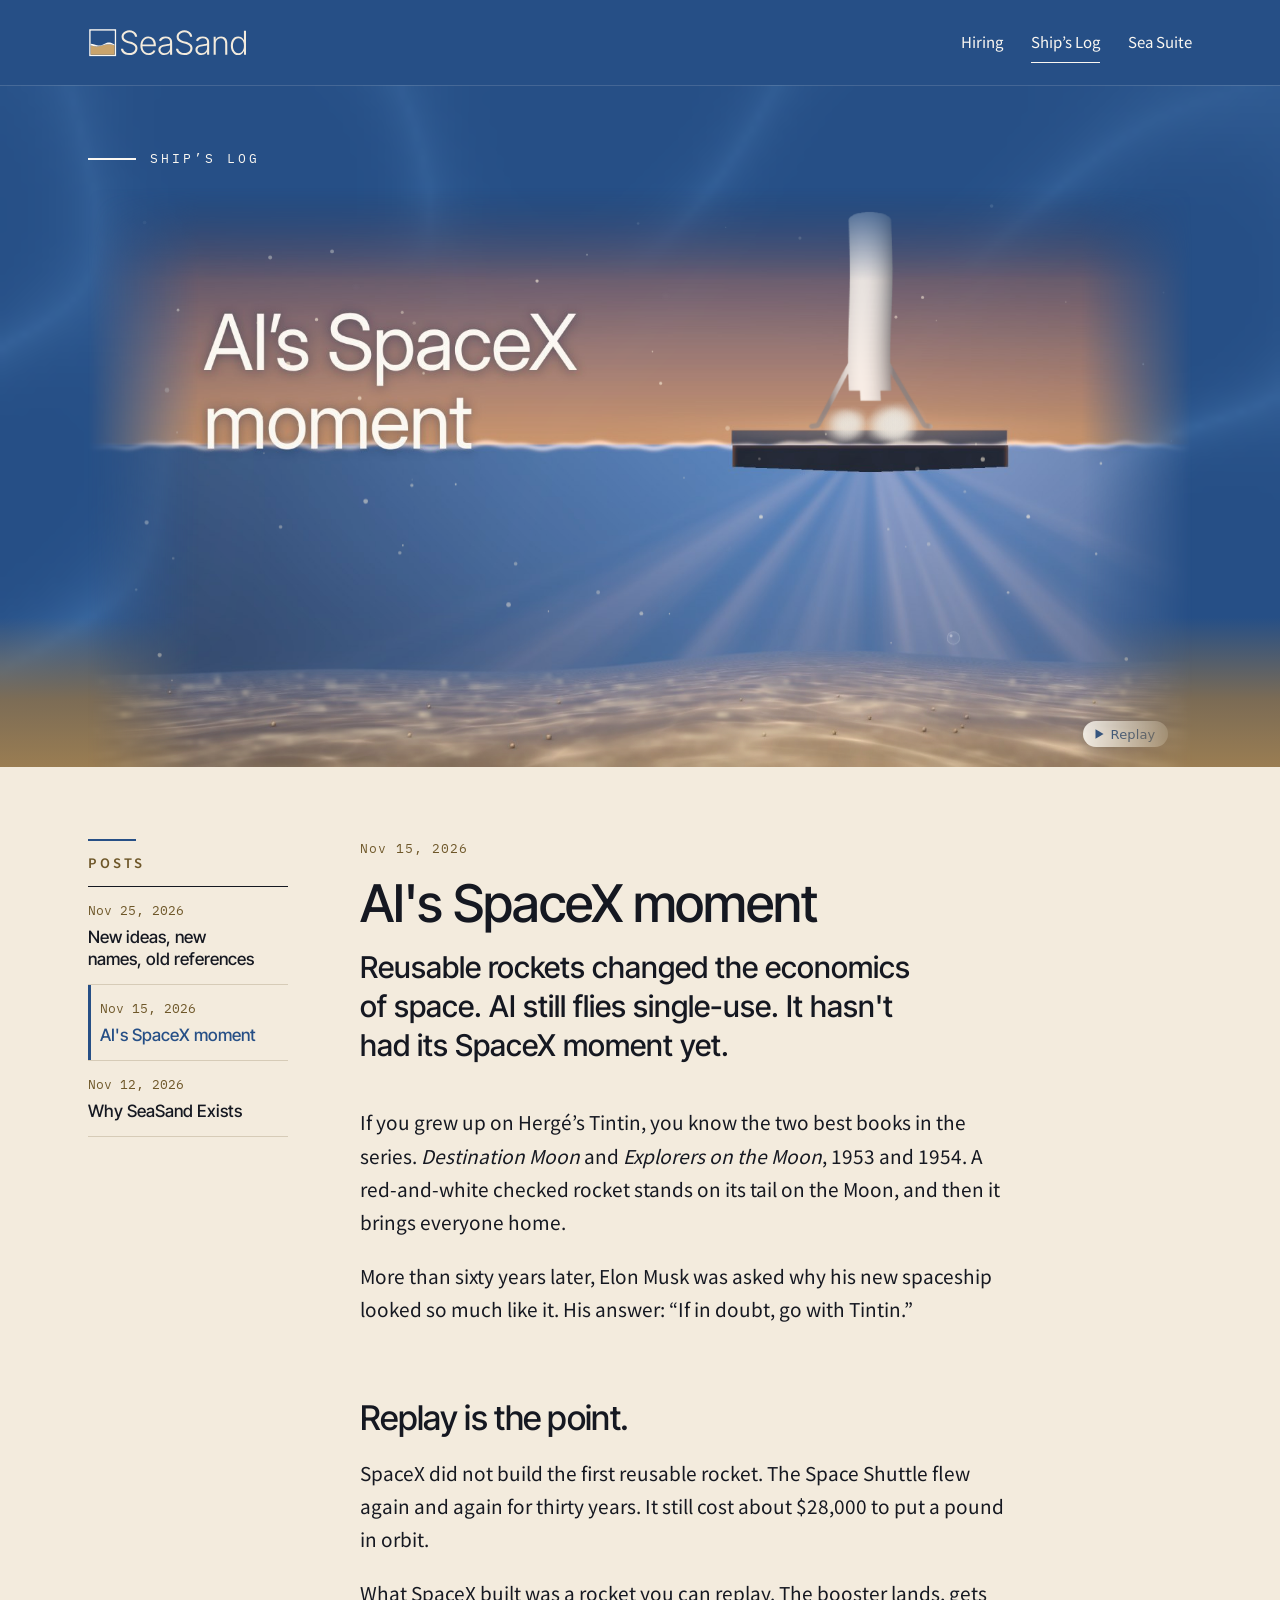
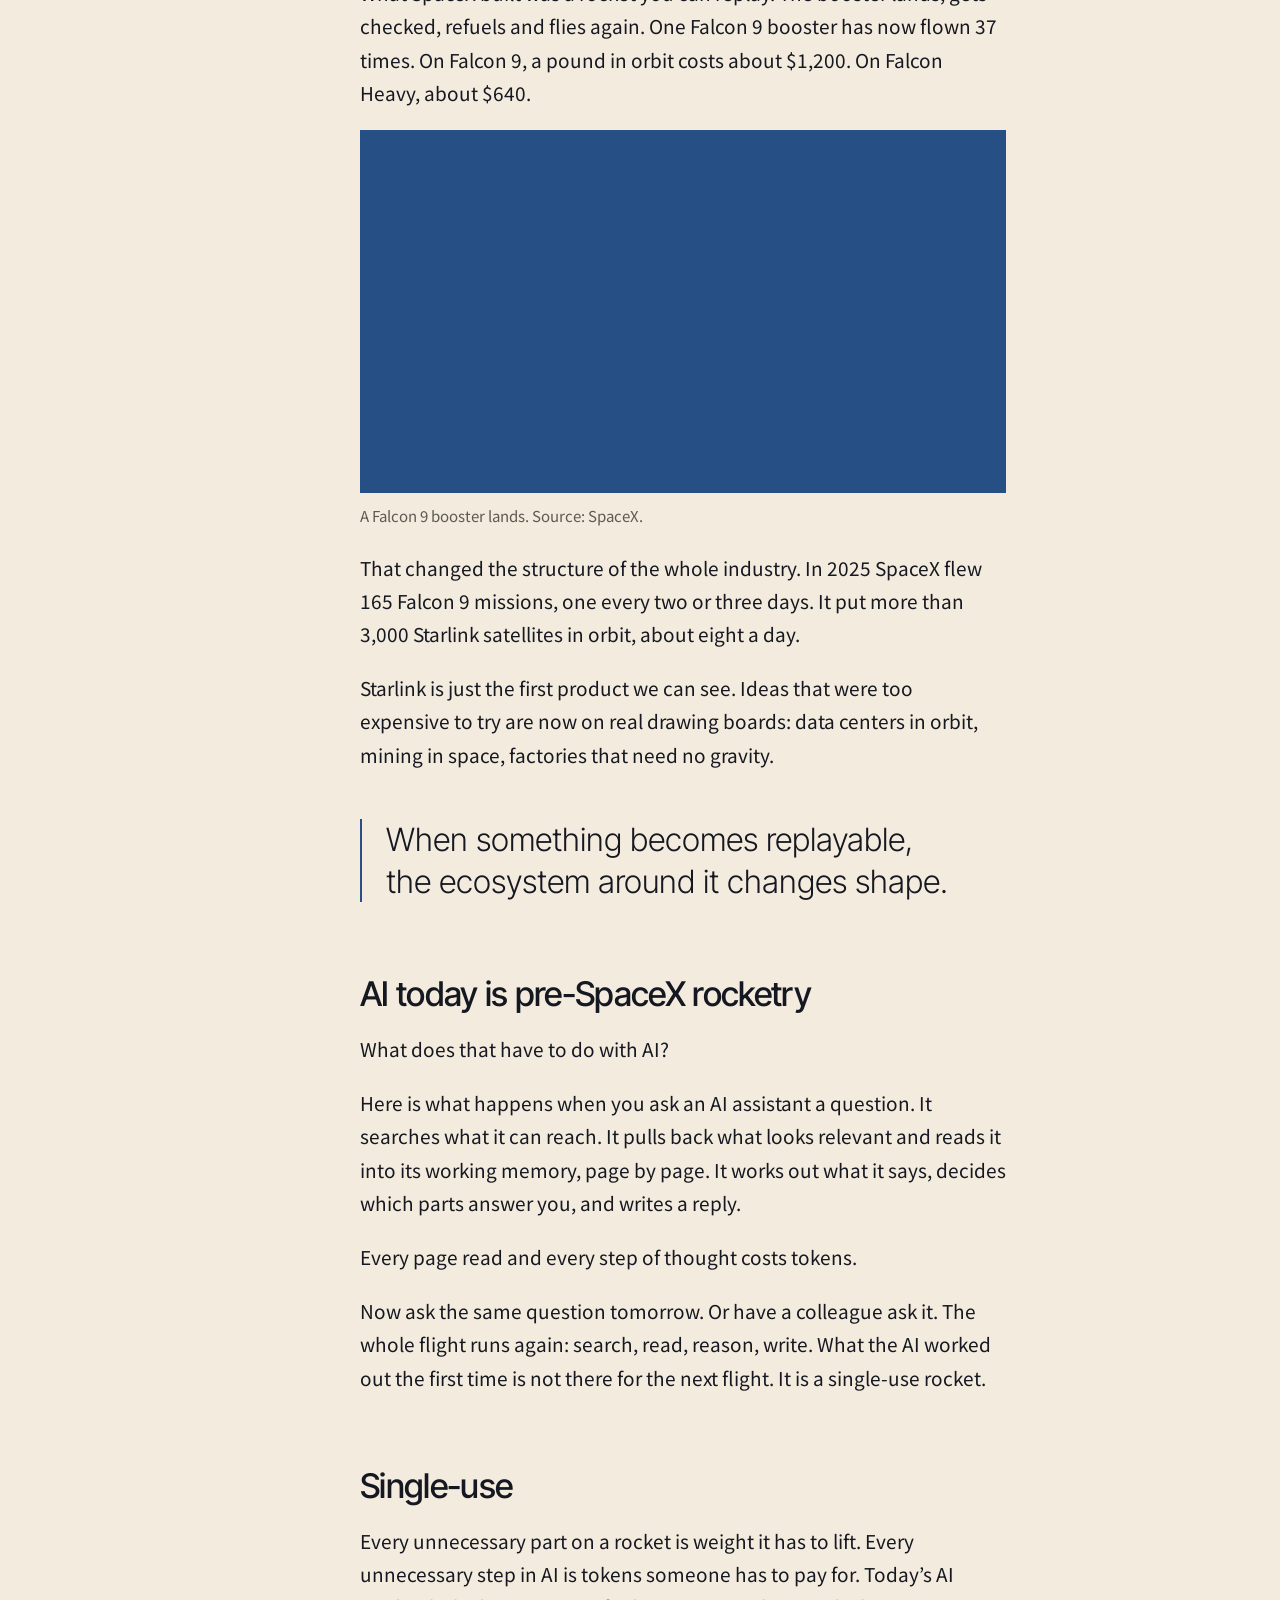
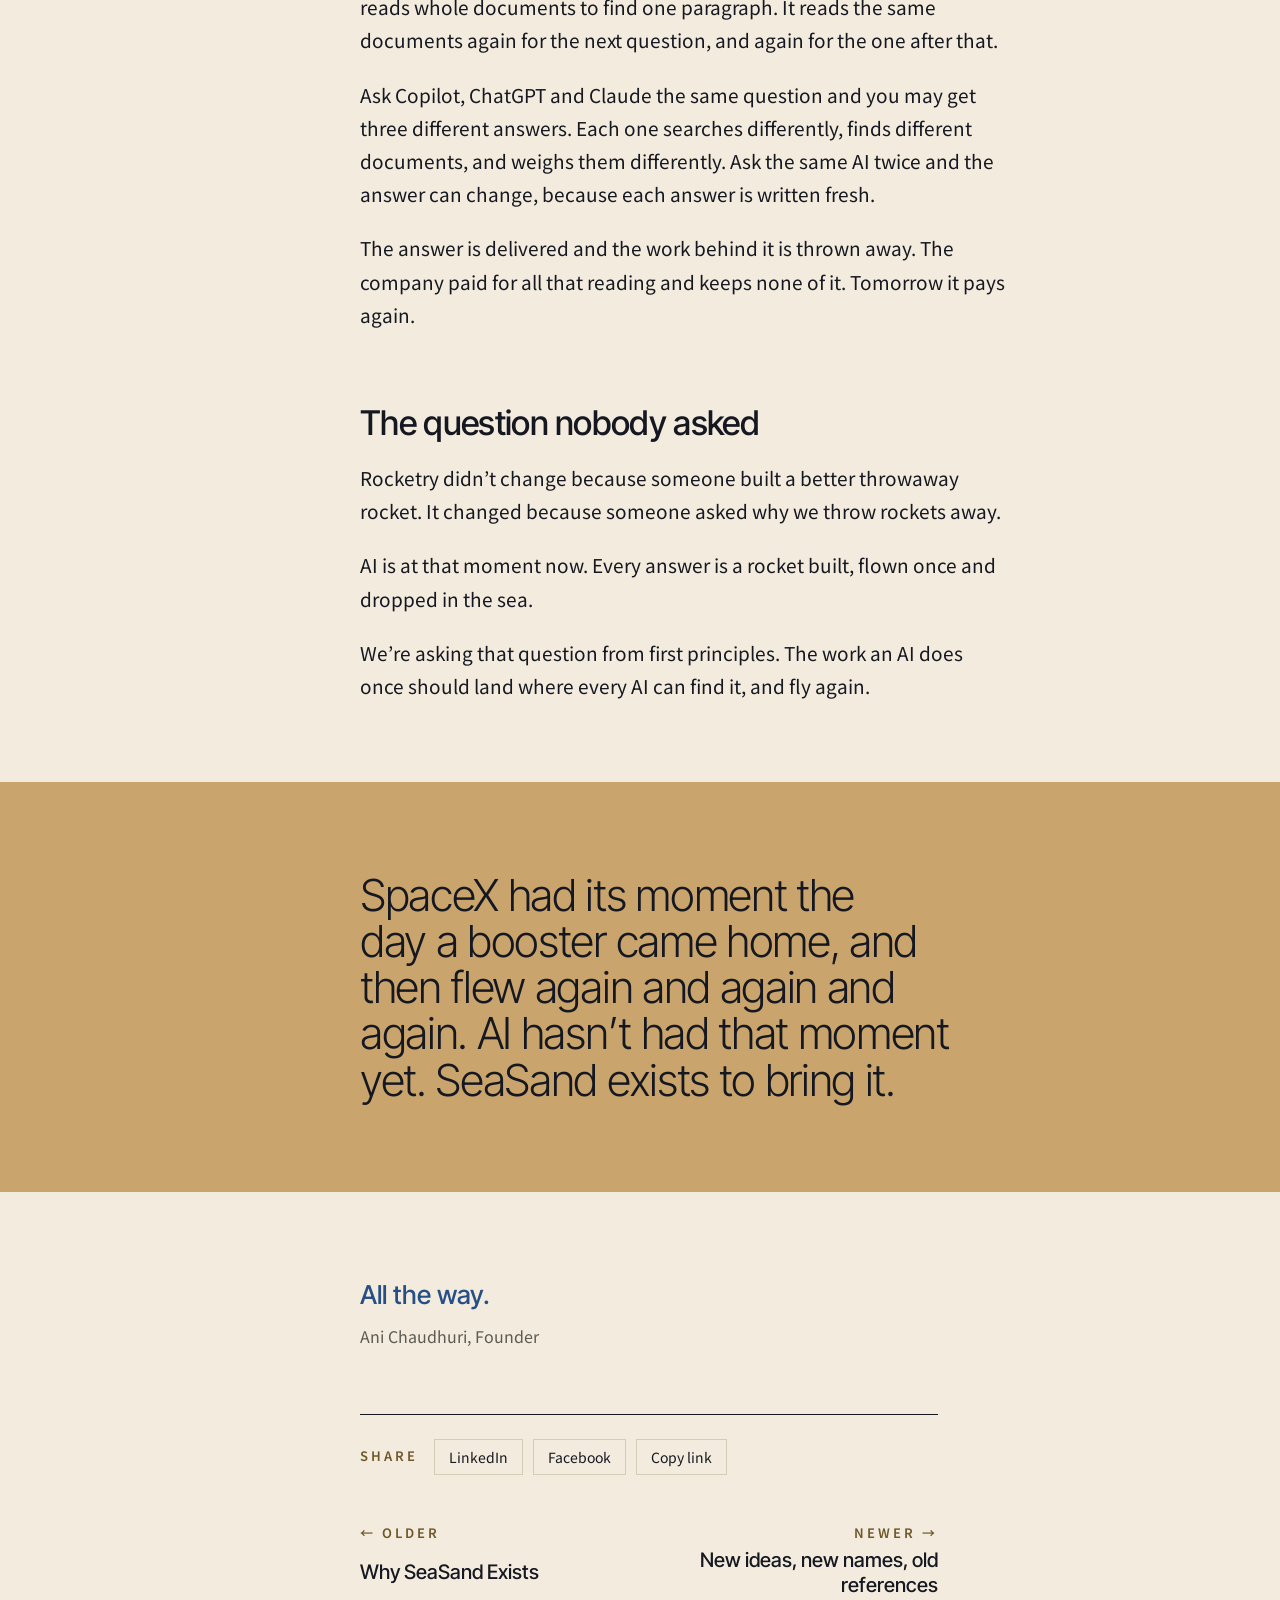
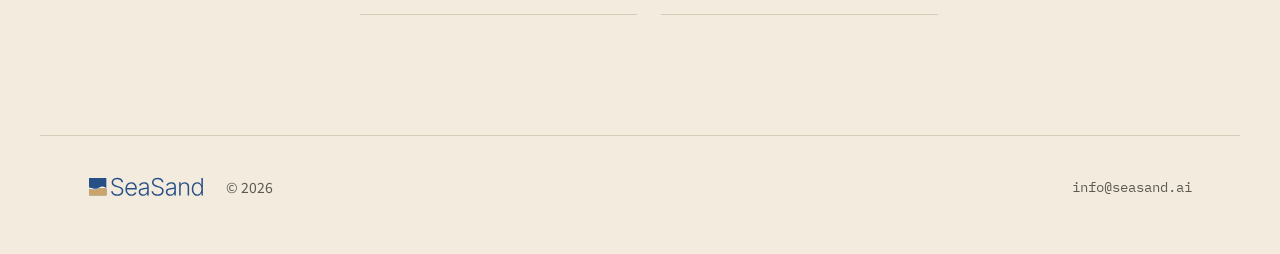
<file: blog/ais-spacex-moment/index.html>
<!doctype html>
<html lang="en">
<head>
<meta charset="utf-8">
<meta name="viewport" content="width=device-width, initial-scale=1, viewport-fit=cover">
<title>AI&#x27;s SpaceX moment · SeaSand</title>
<link rel="canonical" href="https://seasand.ai/blog/ais-spacex-moment/">
<meta name="description" content="Reusable rockets changed the economics of space. AI still flies single-use. It hasn&#x27;t had its SpaceX moment yet.">
<meta property="og:site_name" content="SeaSand">
<meta property="og:type" content="article">
<meta property="og:title" content="AI&#x27;s SpaceX moment">
<meta property="og:description" content="Reusable rockets changed the economics of space. AI still flies single-use. It hasn&#x27;t had its SpaceX moment yet.">
<meta property="og:url" content="https://seasand.ai/blog/ais-spacex-moment/">
<meta property="og:image" content="https://seasand.ai/blog/ais-spacex-moment/og-v1.jpg">
<meta property="og:image:width" content="1200">
<meta property="og:image:height" content="627">
<meta name="twitter:card" content="summary_large_image">
<meta property="article:published_time" content="2026-11-15">
<link rel="icon" type="image/svg+xml" href="/favicon.svg">
<link rel="apple-touch-icon" href="/apple-touch-icon.png">
<link rel="alternate" type="application/rss+xml" title="SeaSand Ship’s Log" href="/blog/feed.xml">
<link rel="stylesheet" href="https://fonts.googleapis.com/css2?family=Inter+Tight:wght@300;500&family=Noto+Sans+JP:wght@400;600&family=IBM+Plex+Mono:wght@400&display=swap">
<style>
/* SeaSand blog: the home page's own system (tokens, sea band, nav, rail grid, kicker, footer), so /blog/ reads as part of seasand.ai.
   Generated pages inline this file. Edit here, then run: python3 _blog/build.py */
:root {
  --ground: #f3ebdd; --raised: #eae1d0; --hair: #d6cbb7;
  --text: #151821; --text-2: #5c5a52; --gold: #6e5729; --link: #264f86;
  --sea: #264f86; --foam: #fbf8f2; --sand: #c9a46c; --on-sand: #151821; --wm: #264f86;
  --display: "Inter Tight", "Helvetica Neue", Arial, sans-serif;
  --sans: "Noto Sans JP", "Helvetica Neue", Arial, sans-serif;
  --mono: "IBM Plex Mono", "SFMono-Regular", Menlo, Consolas, monospace;
  --rule: 2px; --gut: 16px;
}
@media (min-width: 760px) { :root { --gut: 48px; } }
@media (prefers-color-scheme: dark) {
  :root:not([data-theme="light"]) { --ground: #151821; --raised: #1d2130; --hair: #2e3344; --text: #f3ebdd; --text-2: #a8a9a3; --gold: #c6a664; --link: #f3ebdd; --wm: #f3ebdd; --rule: 4px; color-scheme: dark; }
}
:root[data-theme="dark"] { --ground: #151821; --raised: #1d2130; --hair: #2e3344; --text: #f3ebdd; --text-2: #a8a9a3; --gold: #c6a664; --link: #f3ebdd; --wm: #f3ebdd; --rule: 4px; color-scheme: dark; }
* { box-sizing: border-box; }
html, body { margin: 0; padding: 0; }
html { scroll-behavior: smooth; }
@media (prefers-reduced-motion: reduce) { html { scroll-behavior: auto; } }
body { overflow-x: clip; background: var(--ground); color: var(--text); font-family: var(--sans); font-size: 17px; line-height: 1.6; -webkit-font-smoothing: antialiased; }
.wrap { max-width: 1200px; margin: 0 auto; padding-left: max(16px, env(safe-area-inset-left, 0px)); padding-right: max(16px, env(safe-area-inset-right, 0px)); }
@media (min-width: 760px) { .wrap { padding-left: max(48px, env(safe-area-inset-left, 0px)); padding-right: max(48px, env(safe-area-inset-right, 0px)); } }
a { color: var(--link); text-decoration-thickness: 1px; text-underline-offset: 4px; }
a:focus-visible, button:focus-visible { outline: 2px solid currentColor; outline-offset: 4px; }
.lockup { display: block; height: 30px; width: auto; }
.wm { fill: var(--wm); }

/* Sea band: home page header */
.sea { background: var(--sea); color: var(--foam); }
.sea a { color: var(--foam); }
.top { display: flex; align-items: center; justify-content: space-between; gap: 16px 32px; flex-wrap: wrap; padding-block: 28px; }
.top nav ul { list-style: none; margin: 0; padding: 0; display: flex; flex-wrap: wrap; gap: 4px 28px; }
.top nav a { text-decoration: none; font-size: 15px; display: inline-block; padding-block: 8px; border-bottom: 1px solid transparent; }
.top nav a:hover, .top nav a[aria-current] { border-bottom-color: var(--foam); }
.hero { padding-block: 64px 8px; display: grid; gap: 24px; }
@media (min-width: 760px) { .hero { padding-block: 104px 16px; } }
.hero > * { max-width: 820px; }
.where { margin: 0; font-family: var(--mono); font-size: 13px; letter-spacing: 3px; text-transform: uppercase; display: flex; align-items: center; gap: 14px; flex-wrap: wrap; }
.where::before { content: ""; width: 48px; height: 2px; background: var(--foam); }
.where a { text-decoration: none; }
.where a:hover { text-decoration: underline; }
h1 { margin: 0; font-family: var(--display); font-weight: 300; font-size: clamp(44px, 7.6vw, 104px); line-height: 1; letter-spacing: -0.03em; text-wrap: balance; }
.dek { margin: 0; max-width: 36ch; font-family: var(--display); font-weight: 300; font-size: clamp(22px, 2.4vw, 30px); line-height: 1.3; }
.dek strong { font-weight: 500; }
.dek2 { margin: 0; max-width: 46ch; font-size: 17px; line-height: 1.55; font-style: italic; }
.shore { display: block; width: 100%; height: clamp(56px, 8vw, 120px); margin-top: 40px; margin-bottom: -2px; }
.shore .g { fill: var(--ground); }
.shore .f { fill: var(--foam); stroke: var(--foam); stroke-width: 1px; vector-effect: non-scaling-stroke; }
.sea + .part { position: relative; background: var(--ground); margin-top: -2px; }

/* Ground: home page rail grid */
.part > .wrap { display: grid; grid-template-columns: 1fr; gap: 24px 72px; padding-block: 48px 96px; }
@media (min-width: 960px) { .part > .wrap { grid-template-columns: 200px minmax(0, 1fr); padding-block: 72px 120px; } }
.rail { display: flex; flex-direction: column; gap: 12px; }
.rail::before { content: ""; width: 48px; height: var(--rule); background: var(--sea); }
@media (min-width: 960px) { .rail .stick { position: sticky; top: calc(env(safe-area-inset-top, 0px) + 32px); display: flex; flex-direction: column; gap: 12px; } }
.kicker { margin: 0; font-size: 13px; font-weight: 600; letter-spacing: 3px; text-transform: uppercase; color: var(--gold); }
.rail .who { margin: 0; font-size: 15px; color: var(--text-2); }
.main { min-width: 0; }

/* Index */
.posts { list-style: none; margin: 0; padding: 0; border-top: 1px solid var(--text); max-width: 880px; }
.post-row { border-bottom: 1px solid var(--hair); }
.post-row a { display: grid; grid-template-columns: 1fr auto; gap: 6px 32px; align-items: baseline; padding-block: 28px; color: var(--text); text-decoration: none; }
@media (min-width: 760px) { .post-row a { grid-template-columns: 160px minmax(0, 1fr) auto; } }
.date { margin: 0; font-family: var(--mono); font-size: 14px; color: var(--gold); font-variant-numeric: tabular-nums; }
.post-row .date { grid-column: 1 / -1; }
@media (min-width: 760px) { .post-row .date { grid-column: auto; } }
.post-row .txt { display: grid; gap: 6px; min-width: 0; }
.post-row .t { font-family: var(--display); font-weight: 500; font-size: 24px; line-height: 1.25; letter-spacing: -0.01em; text-wrap: balance; }
.post-row .d { font-size: 16px; color: var(--text-2); }
.post-row .arrow { font-family: var(--mono); color: var(--text-2); transition: transform .2s ease; }
.post-row a:hover .t { text-decoration: underline; text-underline-offset: 6px; text-decoration-thickness: 1px; }
.post-row a:hover .arrow { transform: translateX(3px); }
@media (prefers-reduced-motion: reduce) { .post-row .arrow { transition: none; } }

/* Post */
.prose { max-width: 34em; font-size: 19px; line-height: 1.75; }
.prose section > * { margin: 0 0 1.1em; }
.prose section + section, .prose .statement + section { margin-top: 72px; }
.prose h2 { margin: 0 0 .55em; font-family: var(--display); font-weight: 500; font-size: clamp(26px, 3vw, 34px); line-height: 1.15; letter-spacing: -0.02em; text-wrap: balance; }
.prose blockquote { margin: 1.5em 0; padding-left: 24px; border-left: var(--rule) solid var(--sea); font-family: var(--display); font-weight: 300; font-size: clamp(24px, 2.8vw, 32px); line-height: 1.3; text-wrap: balance; }
.prose blockquote p { margin: 0; }
.statement { --off: calc(max(0px, (100vw - 1200px) / 2) + var(--gut)); background: var(--sand); color: var(--on-sand); width: 100vw; margin: 80px 0 80px calc(-1 * var(--off)); padding-block: clamp(48px, 7vw, 96px); padding-left: var(--off); padding-right: var(--gut); }
@media (min-width: 960px) { .statement { --off: calc(max(0px, (100vw - 1200px) / 2) + var(--gut) + 272px); margin-left: calc(-1 * var(--off)); } }
.statement p { margin: 0; max-width: 16ch; font-family: var(--display); font-weight: 300; font-size: clamp(36px, 5.6vw, 72px); line-height: 1.05; letter-spacing: -0.03em; text-wrap: balance; }
.join { display: grid; gap: 14px; margin-top: 56px; padding: 28px; background: var(--sea); color: var(--foam); max-width: 34em; }
.join p { margin: 0; }
.join .addr { display: flex; flex-wrap: wrap; align-items: center; gap: 12px 16px; }
.join code { font-family: var(--mono); font-size: 20px; user-select: all; }
.join a { color: var(--foam); }
.btn { font: 600 14px var(--sans); color: var(--sea); background: var(--foam); border: 0; padding: 9px 16px; cursor: pointer; }
.ask { margin: 48px 0 0; font-family: var(--display); font-weight: 300; font-size: clamp(30px, 4.2vw, 52px); line-height: 1.08; letter-spacing: -0.02em; text-wrap: balance; max-width: 22ch; }
.prose h3 { margin: 1.6em 0 .5em; font-family: var(--display); font-weight: 500; font-size: clamp(21px, 2.2vw, 24px); line-height: 1.25; }
.ask-sub { margin: 12px 0 0; font-size: 19px; }
.suite { margin: 40px 0 0; max-width: 34em; font-size: 19px; line-height: 1.7; }
.end-rule { max-width: 34em; margin: 48px 0 0; border: 0; border-top: 1px solid var(--hair); }
.sign { display: grid; gap: 4px; margin-top: 24px; }
.sign .allway { font-family: var(--display); font-weight: 500; font-size: 26px; color: var(--link); }
.sign .by { color: var(--text-2); font-size: 16px; }

/* Share */
.share { display: flex; flex-wrap: wrap; align-items: center; gap: 10px; }
.share .lbl { font-size: 13px; font-weight: 600; letter-spacing: 3px; text-transform: uppercase; color: var(--gold); margin-right: 6px; }
.share a, .share button { font: 400 14px var(--sans); color: var(--text); background: transparent; border: 1px solid var(--hair); padding: 7px 14px; text-decoration: none; cursor: pointer; }
.share a:hover, .share button:hover { border-color: var(--text); }
.rail .share { flex-direction: column; align-items: stretch; gap: 8px; }
.rail .share a, .rail .share button { text-align: left; }
.post-end { max-width: 34em; margin-top: 64px; padding-top: 24px; border-top: 1px solid var(--text); display: grid; gap: 32px; }
.pn { display: grid; grid-template-columns: 1fr; gap: 0; }
@media (min-width: 640px) { .pn { grid-template-columns: 1fr 1fr; gap: 24px; } }
.pn a { display: grid; gap: 4px; padding-block: 16px; border-bottom: 1px solid var(--hair); color: var(--text); text-decoration: none; min-width: 0; }
.pn a .k { font-size: 13px; font-weight: 600; letter-spacing: 3px; text-transform: uppercase; color: var(--gold); }
.pn a .t { font-family: var(--display); font-weight: 500; font-size: 20px; line-height: 1.25; }
.pn a:hover .t { text-decoration: underline; text-underline-offset: 5px; }
.pn .newer { text-align: right; }
.pn .none { padding-block: 16px; border-bottom: 1px solid var(--hair); color: var(--text-2); font-size: 15px; }
.allposts { font-family: var(--mono); font-size: 14px; text-decoration: none; }
.allposts:hover { text-decoration: underline; }

.site-foot .wrap { display: flex; flex-wrap: wrap; align-items: center; justify-content: space-between; gap: 16px 32px; padding-block: 40px 56px; font-size: 14px; color: var(--text-2); border-top: 1px solid var(--hair); }
.site-foot .lockup { height: 22px; }
.site-foot .left { display: flex; flex-wrap: wrap; align-items: center; gap: 12px 20px; }
.addr-small { font-family: var(--mono); user-select: all; }

/* ---------- About: Who's building it (moved from the home page, 12 Nov) ---------- */
.founder { display: flex; flex-direction: column; gap: 40px; }
.founder h2 { margin: 0; font-family: var(--display); font-weight: 500; font-size: clamp(30px, 4.2vw, 52px); line-height: 1.08; letter-spacing: -0.02em; text-wrap: balance; }
@media (min-width: 720px) { .founder h2 { white-space: nowrap; font-size: clamp(30px, 3.6vw, 52px); } }
.founder .who { display: flex; flex-wrap: wrap; align-items: baseline; gap: 4px 20px; }
.founder .who .name { margin: 0; font-family: var(--display); font-weight: 500; font-size: 26px; }
.founder .who .role-line { margin: 0; color: var(--text-2); }
.founder .cos { list-style: none; margin: 0; padding: 0; border-top: 1px solid var(--text); }
.founder .co { display: grid; grid-template-columns: 1fr; gap: 2px 28px; align-items: baseline; padding-block: 20px; border-bottom: 1px solid var(--hair); }
@media (min-width: 760px) { .founder .co { grid-template-columns: 150px minmax(0, 1fr) 170px; } }
.founder .co .name { font-family: var(--display); font-weight: 500; font-size: 21px; }
.founder .co .what { color: var(--text-2); }
.founder .co .exit { font-family: var(--mono); font-size: 15px; color: var(--gold); font-variant-numeric: tabular-nums; }
@media (min-width: 760px) { .founder .co .exit { text-align: right; } }
.founder .facts { margin: 0; display: grid; grid-template-columns: 1fr; gap: 0 48px; }
@media (min-width: 760px) { .founder .facts { grid-template-columns: repeat(2, minmax(0, 1fr)); } }
.founder .facts > div { padding-block: 18px; border-bottom: 1px solid var(--hair); display: grid; gap: 4px; align-content: start; }
.founder .facts dt { font-size: 12px; font-weight: 600; letter-spacing: 2.5px; text-transform: uppercase; color: var(--text-2); }
.founder .facts dd { margin: 0; }
.founder .facts dd.jobs { display: grid; gap: 2px; }
.founder .out { margin: 0; }

/* Post 2 (AI's SpaceX moment): video embed and the longer statement line */
.video { margin: 2em 0; display: grid; gap: 10px; }
.video iframe { aspect-ratio: 16 / 9; width: 100%; height: auto; border: 0; display: block; background: var(--sea); }
.video figcaption { font-size: 15px; color: var(--text-2); }
.statement p.long { font-size: clamp(28px, 3.6vw, 44px); max-width: 26ch; }

/* Left nav of posts on every blog page (Ani, 16 Nov): /blog/ opens on the newest post. */
.postnav { display: grid; gap: 12px; }
.postnav ul { list-style: none; margin: 0; padding: 0; border-top: 1px solid var(--text); }
.postnav li { border-bottom: 1px solid var(--hair); }
.postnav a { display: grid; gap: 4px; padding: 14px 0; color: var(--text); text-decoration: none; }
.postnav .date { font-family: var(--mono); font-size: 13px; color: var(--gold); }
.postnav .t { font-family: var(--display); font-weight: 500; font-size: 17px; line-height: 1.3; text-wrap: balance; }
.postnav a:hover .t { text-decoration: underline; text-underline-offset: 4px; text-decoration-thickness: 1px; }
.postnav a[aria-current] { padding-left: 12px; box-shadow: inset 3px 0 0 var(--sea); }
.postnav a[aria-current] .t { color: var(--link); }

/* Sticky top bar (Ani, 16 Nov): same as home, the nav stays on screen while scrolling. */
.bar { position: sticky; top: 0; z-index: 50; background: var(--sea); color: var(--foam); padding-top: env(safe-area-inset-top, 0px); box-shadow: 0 1px 0 rgba(251,248,242,.14); }
.bar a { color: var(--foam); }
.bar .top { padding-block: 18px; }
@media (min-width: 760px) { .bar .top { padding-block: 22px; } }
@media (min-width: 960px) { .rail .stick { top: calc(env(safe-area-inset-top, 0px) + 112px); } }
html { scroll-padding-top: 136px; }
@media (min-width: 760px) { html { scroll-padding-top: 100px; } }

/* Standard top band (Ani, 16 Nov): same as /about/ and /sea-suite/ — moving water, "SeaSand" kicker, page name. */
.sea { position: relative; overflow: hidden; isolation: isolate; }
.sea > .wrap { position: relative; z-index: 1; }
.water { position: absolute; inset: 0; width: 100%; height: 100%; display: block; z-index: 0; pointer-events: none; }
.hero.hero-sub { padding-block: 64px 56px; gap: 20px; }
@media (min-width: 760px) { .hero.hero-sub { padding-block: 104px 80px; } }
.hero .title { margin: 0; font-family: var(--display); font-weight: 300; font-size: clamp(44px, 7.6vw, 104px); line-height: 1; letter-spacing: -0.03em; }
.sea + .part { margin-top: 0; }
/* The post's heading now opens the article column, on sand. */
.post-head { display: grid; gap: 16px; margin-bottom: 40px; max-width: 34em; }
.post-head .date { font-size: 13px; letter-spacing: 1px; }
.post-head h1 { font-weight: 500; font-size: clamp(30px, 4.2vw, 52px); line-height: 1.08; letter-spacing: -0.02em; max-width: 22ch; color: var(--text); }
.post-head .dek { color: var(--text); }
.post-head .dek2 { color: var(--text-2); }
/* Phones: the post comes first, the list of posts after it. From 960px the list is the left nav. */
@media (max-width: 959px) { .part > .wrap > .main { order: -1; } }

/* ---------- Ship's Log cover in the moving water (Designer v1126_1) ---------- */
.sea-cover .hero.hero-sub { padding-block: 40px 0; gap: 18px; }
@media (min-width: 760px) { .sea-cover .hero.hero-sub { padding-block: 64px 0; } }
.cover { position: relative; margin: 0; aspect-ratio: 1600 / 840; max-width: 100%; overflow: hidden; isolation: isolate;
  -webkit-mask-image: linear-gradient(to right, transparent 0, #000 10%, #000 90%, transparent 100%), linear-gradient(to bottom, transparent 0, #000 16%, #000 100%);
  -webkit-mask-composite: source-in; mask-image: linear-gradient(to right, transparent 0, #000 10%, #000 90%, transparent 100%), linear-gradient(to bottom, transparent 0, #000 16%, #000 100%); mask-composite: intersect; }
.cover img { position: absolute; inset: 0; width: 100%; height: 100%; object-fit: cover; display: block; }
/* the same water, laid over the painting: it keeps moving across the light so image and band read as one sea */
.cover .fx { position: absolute; inset: 0; width: 100%; height: 100%; z-index: 1; pointer-events: none; }
.cover .cover-water { position: absolute; inset: 0; width: 100%; height: 100%; z-index: 1; mix-blend-mode: screen; opacity: .12; pointer-events: none; }
.cover-type { position: absolute; z-index: 2; left: 6%; top: 50%; transform: translateY(-50%); width: 44%; display: none; gap: 22px; color: var(--foam); }
.cover[data-dir="c"] .cover-type { display: grid; }
.ct-title { margin: 0; font-family: var(--display); font-weight: 300; font-size: clamp(22px, 3.6vw, 52px); line-height: 1.05; letter-spacing: -0.02em; text-wrap: balance; }
.ct-list { list-style: none; margin: 0; padding: 0; display: grid; gap: 4px; font-family: var(--mono); font-size: clamp(9px, 1.1vw, 15px); color: #ead9bb; }
.ct-list i { font-style: normal; opacity: .7; }
.ct-list .g { color: #e9c77f; }
/* Sand floor (Ani, 25 Nov: "the sand band is missing"): the painting's sand runs to the band's bottom edge, and a sand strip carries it full width. */
.sea-cover { padding-bottom: 0; }
.sea-cover::after { content: ""; position: absolute; left: 0; right: 0; bottom: 0; height: 22%; z-index: 0; pointer-events: none;
  background: linear-gradient(to bottom, rgba(138,112,76,0) 0%, rgba(138,112,76,.85) 55%, #9a7d52 100%); }
</style>
</head>
<body>
<!-- Generated by _blog/build.py. Edit the sources in _blog/, not this file. -->
<div class="bar">
  <div class="wrap">
    <header class="top">
      <a href="/" aria-label="SeaSand, home"><svg class="lockup" role="img" aria-label="SeaSand" xmlns="http://www.w3.org/2000/svg" viewBox="-8 -8 486 90"><title>SeaSand</title><rect x="-2.16" y="-2.16" width="76.32" height="76.32" fill="none" stroke="#fbf8f2" stroke-width="4.32"/><clipPath id="b1"><rect width="72" height="72"/></clipPath><g clip-path="url(#b1)"><rect width="72" height="72" fill="#264f86"/><path d="M-2.16,43.31 L-1.84,43.40 L-1.52,43.49 L-1.21,43.58 L-0.89,43.67 L-0.57,43.76 L-0.25,43.85 L0.07,43.94 L0.38,44.03 L0.70,44.12 L1.02,44.21 L1.34,44.30 L1.66,44.39 L1.97,44.48 L2.29,44.56 L2.61,44.65 L2.93,44.74 L3.25,44.83 L3.56,44.91 L3.88,45.00 L4.20,45.08 L4.52,45.16 L4.84,45.25 L5.15,45.33 L5.47,45.41 L5.79,45.49 L6.11,45.57 L6.43,45.64 L6.74,45.72 L7.06,45.79 L7.38,45.87 L7.70,45.94 L8.02,46.01 L8.33,46.07 L8.65,46.14 L8.97,46.21 L9.29,46.27 L9.61,46.33 L9.92,46.39 L10.24,46.45 L10.56,46.50 L10.88,46.55 L11.20,46.61 L11.51,46.65 L11.83,46.70 L12.15,46.75 L12.47,46.79 L12.79,46.83 L13.10,46.87 L13.42,46.90 L13.74,46.94 L14.06,46.97 L14.38,47.00 L14.69,47.03 L15.01,47.05 L15.33,47.07 L15.65,47.09 L15.97,47.11 L16.28,47.12 L16.60,47.14 L16.92,47.15 L17.24,47.15 L17.56,47.16 L17.87,47.16 L18.19,47.16 L18.51,47.16 L18.83,47.15 L19.15,47.14 L19.46,47.13 L19.78,47.12 L20.10,47.11 L20.42,47.09 L20.74,47.07 L21.05,47.05 L21.37,47.02 L21.69,46.99 L22.01,46.96 L22.33,46.93 L22.64,46.90 L22.96,46.86 L23.28,46.82 L23.60,46.78 L23.92,46.74 L24.23,46.69 L24.55,46.64 L24.87,46.59 L25.19,46.54 L25.51,46.49 L25.82,46.43 L26.14,46.38 L26.46,46.32 L26.78,46.25 L27.10,46.19 L27.41,46.13 L27.73,46.06 L28.05,45.99 L28.37,45.92 L28.69,45.85 L29.00,45.78 L29.32,45.70 L29.64,45.63 L29.96,45.55 L30.28,45.47 L30.59,45.39 L30.91,45.31 L31.23,45.23 L31.55,45.15 L31.87,45.06 L32.18,44.98 L32.50,44.89 L32.82,44.81 L33.14,44.72 L33.46,44.63 L33.77,44.55 L34.09,44.46 L34.41,44.37 L34.73,44.28 L35.05,44.19 L35.36,44.10 L35.68,44.01 L36.00,43.92 L36.32,43.83 L36.64,43.74 L36.95,43.65 L37.27,43.56 L37.59,43.47 L37.91,43.38 L38.23,43.29 L38.54,43.21 L38.86,43.12 L39.18,43.03 L39.50,42.95 L39.82,42.86 L40.13,42.78 L40.45,42.69 L40.77,42.61 L41.09,42.53 L41.41,42.45 L41.72,42.37 L42.04,42.29 L42.36,42.21 L42.68,42.14 L43.00,42.06 L43.31,41.99 L43.63,41.92 L43.95,41.85 L44.27,41.78 L44.59,41.71 L44.90,41.65 L45.22,41.59 L45.54,41.52 L45.86,41.46 L46.18,41.41 L46.49,41.35 L46.81,41.30 L47.13,41.25 L47.45,41.20 L47.77,41.15 L48.08,41.10 L48.40,41.06 L48.72,41.02 L49.04,40.98 L49.36,40.94 L49.67,40.91 L49.99,40.88 L50.31,40.85 L50.63,40.82 L50.95,40.79 L51.26,40.77 L51.58,40.75 L51.90,40.73 L52.22,40.72 L52.54,40.71 L52.85,40.70 L53.17,40.69 L53.49,40.68 L53.81,40.68 L54.13,40.68 L54.44,40.68 L54.76,40.69 L55.08,40.69 L55.40,40.70 L55.72,40.72 L56.03,40.73 L56.35,40.75 L56.67,40.77 L56.99,40.79 L57.31,40.81 L57.62,40.84 L57.94,40.87 L58.26,40.90 L58.58,40.94 L58.90,40.97 L59.21,41.01 L59.53,41.05 L59.85,41.09 L60.17,41.14 L60.49,41.19 L60.80,41.23 L61.12,41.29 L61.44,41.34 L61.76,41.39 L62.08,41.45 L62.39,41.51 L62.71,41.57 L63.03,41.63 L63.35,41.70 L63.67,41.77 L63.98,41.83 L64.30,41.90 L64.62,41.97 L64.94,42.05 L65.26,42.12 L65.57,42.20 L65.89,42.27 L66.21,42.35 L66.53,42.43 L66.85,42.51 L67.16,42.59 L67.48,42.68 L67.80,42.76 L68.12,42.84 L68.44,42.93 L68.75,43.01 L69.07,43.10 L69.39,43.19 L69.71,43.28 L70.03,43.36 L70.34,43.45 L70.66,43.54 L70.98,43.63 L71.30,43.72 L71.62,43.81 L71.93,43.90 L72.25,43.99 L72.57,44.08 L72.89,44.17 L73.21,44.26 L73.52,44.35 L73.84,44.44 L74.16,44.53 L74.16,75.60 L-2.16,75.60 Z" fill="#c9a46c"/><path d="M-2.16,39.26 L-1.84,39.27 L-1.52,39.28 L-1.21,39.30 L-0.89,39.31 L-0.57,39.33 L-0.25,39.35 L0.07,39.37 L0.38,39.39 L0.70,39.41 L1.02,39.44 L1.34,39.47 L1.66,39.50 L1.97,39.53 L2.29,39.57 L2.61,39.61 L2.93,39.65 L3.25,39.69 L3.56,39.74 L3.88,39.79 L4.20,39.84 L4.52,39.89 L4.84,39.94 L5.15,40.00 L5.47,40.06 L5.79,40.12 L6.11,40.19 L6.43,40.25 L6.74,40.32 L7.06,40.39 L7.38,40.47 L7.70,40.54 L8.02,40.62 L8.33,40.70 L8.65,40.78 L8.97,40.86 L9.29,40.94 L9.61,41.03 L9.92,41.12 L10.24,41.21 L10.56,41.30 L10.88,41.39 L11.20,41.48 L11.51,41.57 L11.83,41.67 L12.15,41.76 L12.47,41.86 L12.79,41.95 L13.10,42.05 L13.42,42.15 L13.74,42.24 L14.06,42.34 L14.38,42.44 L14.69,42.53 L15.01,42.63 L15.33,42.72 L15.65,42.82 L15.97,42.91 L16.28,43.00 L16.60,43.10 L16.92,43.19 L17.24,43.28 L17.56,43.36 L17.87,43.45 L18.19,43.53 L18.51,43.61 L18.83,43.69 L19.15,43.77 L19.46,43.85 L19.78,43.92 L20.10,43.99 L20.42,44.05 L20.74,44.12 L21.05,44.18 L21.37,44.23 L21.69,44.29 L22.01,44.34 L22.33,44.39 L22.64,44.43 L22.96,44.47 L23.28,44.50 L23.60,44.53 L23.92,44.56 L24.23,44.58 L24.55,44.60 L24.87,44.62 L25.19,44.63 L25.51,44.63 L25.82,44.63 L26.14,44.63 L26.46,44.62 L26.78,44.60 L27.10,44.59 L27.41,44.56 L27.73,44.54 L28.05,44.50 L28.37,44.47 L28.69,44.42 L29.00,44.38 L29.32,44.32 L29.64,44.27 L29.96,44.21 L30.28,44.14 L30.59,44.07 L30.91,43.99 L31.23,43.91 L31.55,43.83 L31.87,43.74 L32.18,43.64 L32.50,43.55 L32.82,43.44 L33.14,43.34 L33.46,43.23 L33.77,43.11 L34.09,42.99 L34.41,42.87 L34.73,42.75 L35.05,42.62 L35.36,42.49 L35.68,42.35 L36.00,42.21 L36.32,42.07 L36.64,41.93 L36.95,41.78 L37.27,41.63 L37.59,41.48 L37.91,41.33 L38.23,41.17 L38.54,41.02 L38.86,40.86 L39.18,40.70 L39.50,40.54 L39.82,40.38 L40.13,40.21 L40.45,40.05 L40.77,39.89 L41.09,39.73 L41.41,39.56 L41.72,39.40 L42.04,39.24 L42.36,39.08 L42.68,38.92 L43.00,38.76 L43.31,38.60 L43.63,38.44 L43.95,38.29 L44.27,38.14 L44.59,37.99 L44.90,37.84 L45.22,37.69 L45.54,37.55 L45.86,37.41 L46.18,37.27 L46.49,37.14 L46.81,37.01 L47.13,36.88 L47.45,36.76 L47.77,36.64 L48.08,36.53 L48.40,36.42 L48.72,36.31 L49.04,36.21 L49.36,36.11 L49.67,36.02 L49.99,35.93 L50.31,35.85 L50.63,35.77 L50.95,35.70 L51.26,35.64 L51.58,35.58 L51.90,35.52 L52.22,35.47 L52.54,35.43 L52.85,35.39 L53.17,35.36 L53.49,35.33 L53.81,35.31 L54.13,35.30 L54.44,35.29 L54.76,35.29 L55.08,35.29 L55.40,35.30 L55.72,35.32 L56.03,35.34 L56.35,35.37 L56.67,35.41 L56.99,35.45 L57.31,35.49 L57.62,35.54 L57.94,35.60 L58.26,35.66 L58.58,35.73 L58.90,35.81 L59.21,35.88 L59.53,35.97 L59.85,36.06 L60.17,36.15 L60.49,36.25 L60.80,36.36 L61.12,36.47 L61.44,36.58 L61.76,36.70 L62.08,36.82 L62.39,36.95 L62.71,37.08 L63.03,37.22 L63.35,37.35 L63.67,37.50 L63.98,37.64 L64.30,37.79 L64.62,37.94 L64.94,38.09 L65.26,38.25 L65.57,38.41 L65.89,38.57 L66.21,38.73 L66.53,38.89 L66.85,39.06 L67.16,39.22 L67.48,39.39 L67.80,39.56 L68.12,39.73 L68.44,39.90 L68.75,40.07 L69.07,40.24 L69.39,40.41 L69.71,40.58 L70.03,40.74 L70.34,40.91 L70.66,41.08 L70.98,41.24 L71.30,41.41 L71.62,41.57 L71.93,41.73 L72.25,41.89 L72.57,42.04 L72.89,42.20 L73.21,42.35 L73.52,42.49 L73.84,42.64 L74.16,42.78 L74.16,44.53 L73.84,44.44 L73.52,44.35 L73.21,44.26 L72.89,44.17 L72.57,44.08 L72.25,43.99 L71.93,43.90 L71.62,43.81 L71.30,43.72 L70.98,43.63 L70.66,43.54 L70.34,43.45 L70.03,43.36 L69.71,43.28 L69.39,43.19 L69.07,43.10 L68.75,43.01 L68.44,42.93 L68.12,42.84 L67.80,42.76 L67.48,42.68 L67.16,42.59 L66.85,42.51 L66.53,42.43 L66.21,42.35 L65.89,42.27 L65.57,42.20 L65.26,42.12 L64.94,42.05 L64.62,41.97 L64.30,41.90 L63.98,41.83 L63.67,41.77 L63.35,41.70 L63.03,41.63 L62.71,41.57 L62.39,41.51 L62.08,41.45 L61.76,41.39 L61.44,41.34 L61.12,41.29 L60.80,41.23 L60.49,41.19 L60.17,41.14 L59.85,41.09 L59.53,41.05 L59.21,41.01 L58.90,40.97 L58.58,40.94 L58.26,40.90 L57.94,40.87 L57.62,40.84 L57.31,40.81 L56.99,40.79 L56.67,40.77 L56.35,40.75 L56.03,40.73 L55.72,40.72 L55.40,40.70 L55.08,40.69 L54.76,40.69 L54.44,40.68 L54.13,40.68 L53.81,40.68 L53.49,40.68 L53.17,40.69 L52.85,40.70 L52.54,40.71 L52.22,40.72 L51.90,40.73 L51.58,40.75 L51.26,40.77 L50.95,40.79 L50.63,40.82 L50.31,40.85 L49.99,40.88 L49.67,40.91 L49.36,40.94 L49.04,40.98 L48.72,41.02 L48.40,41.06 L48.08,41.10 L47.77,41.15 L47.45,41.20 L47.13,41.25 L46.81,41.30 L46.49,41.35 L46.18,41.41 L45.86,41.46 L45.54,41.52 L45.22,41.59 L44.90,41.65 L44.59,41.71 L44.27,41.78 L43.95,41.85 L43.63,41.92 L43.31,41.99 L43.00,42.06 L42.68,42.14 L42.36,42.21 L42.04,42.29 L41.72,42.37 L41.41,42.45 L41.09,42.53 L40.77,42.61 L40.45,42.69 L40.13,42.78 L39.82,42.86 L39.50,42.95 L39.18,43.03 L38.86,43.12 L38.54,43.21 L38.23,43.29 L37.91,43.38 L37.59,43.47 L37.27,43.56 L36.95,43.65 L36.64,43.74 L36.32,43.83 L36.00,43.92 L35.68,44.01 L35.36,44.10 L35.05,44.19 L34.73,44.28 L34.41,44.37 L34.09,44.46 L33.77,44.55 L33.46,44.63 L33.14,44.72 L32.82,44.81 L32.50,44.89 L32.18,44.98 L31.87,45.06 L31.55,45.15 L31.23,45.23 L30.91,45.31 L30.59,45.39 L30.28,45.47 L29.96,45.55 L29.64,45.63 L29.32,45.70 L29.00,45.78 L28.69,45.85 L28.37,45.92 L28.05,45.99 L27.73,46.06 L27.41,46.13 L27.10,46.19 L26.78,46.25 L26.46,46.32 L26.14,46.38 L25.82,46.43 L25.51,46.49 L25.19,46.54 L24.87,46.59 L24.55,46.64 L24.23,46.69 L23.92,46.74 L23.60,46.78 L23.28,46.82 L22.96,46.86 L22.64,46.90 L22.33,46.93 L22.01,46.96 L21.69,46.99 L21.37,47.02 L21.05,47.05 L20.74,47.07 L20.42,47.09 L20.10,47.11 L19.78,47.12 L19.46,47.13 L19.15,47.14 L18.83,47.15 L18.51,47.16 L18.19,47.16 L17.87,47.16 L17.56,47.16 L17.24,47.15 L16.92,47.15 L16.60,47.14 L16.28,47.12 L15.97,47.11 L15.65,47.09 L15.33,47.07 L15.01,47.05 L14.69,47.03 L14.38,47.00 L14.06,46.97 L13.74,46.94 L13.42,46.90 L13.10,46.87 L12.79,46.83 L12.47,46.79 L12.15,46.75 L11.83,46.70 L11.51,46.65 L11.20,46.61 L10.88,46.55 L10.56,46.50 L10.24,46.45 L9.92,46.39 L9.61,46.33 L9.29,46.27 L8.97,46.21 L8.65,46.14 L8.33,46.07 L8.02,46.01 L7.70,45.94 L7.38,45.87 L7.06,45.79 L6.74,45.72 L6.43,45.64 L6.11,45.57 L5.79,45.49 L5.47,45.41 L5.15,45.33 L4.84,45.25 L4.52,45.16 L4.20,45.08 L3.88,45.00 L3.56,44.91 L3.25,44.83 L2.93,44.74 L2.61,44.65 L2.29,44.56 L1.97,44.48 L1.66,44.39 L1.34,44.30 L1.02,44.21 L0.70,44.12 L0.38,44.03 L0.07,43.94 L-0.25,43.85 L-0.57,43.76 L-0.89,43.67 L-1.21,43.58 L-1.52,43.49 L-1.84,43.40 L-2.16,43.31 Z" fill="#fbf8f2"/></g><g fill="#f3ebdd"><path transform="translate(85.985,72) scale(0.048322,-0.048322)" d="M609.9996337890625 -25.3333740234375Q457.9991455078125 -25.3333740234375 346.1654968261719 24.8333740234375Q234.33184814453125 75.0001220703125 170.33169555664062 164.8336181640625Q106.33154296875 254.6671142578125 97.9981689453125 372.6673583984375H237.3343505859375Q245.00103759765625 284.33428955078125 295.6676330566406 223.16799926757812Q346.334228515625 162.001708984375 428.1672668457031 130.3353271484375Q510.00030517578125 98.6689453125 609.9996337890625 98.6689453125Q721.665771484375 98.6689453125 808.6654968261719 136.16873168945312Q895.6652221679688 173.66851806640625 945.4984436035156 241.00146484375Q995.3316650390625 308.33441162109375 995.3316650390625 398.0006103515625Q995.3316650390625 474.00048828125 955.6648559570312 524.8335266113281Q915.998046875 575.6665649414062 846.1648559570312 610.6661987304688Q776.3316650390625 645.6658325195312 683.33251953125 672.66552734375L505.9989013671875 724.66552734375Q330.66558837890625 776.3320922851562 233.99862670898438 868.9988098144531Q137.3316650390625 961.66552734375 137.3316650390625 1105.3326416015625Q137.3316650390625 1225.3329467773438 201.49853515625 1316.6664123535156Q265.6654052734375 1407.9998779296875 375.9990539550781 1459.333251953125Q486.33270263671875 1510.6666259765625 623.3330078125 1510.6666259765625Q762 1510.6666259765625 868.8336486816406 1459.3332824707031Q975.6672973632812 1407.9999389648438 1038.66748046875 1319.4999389648438Q1101.6676635742188 1230.9999389648438 1106.6676025390625 1118H973.998291015625Q961.6649169921875 1241.9991455078125 864.6651916503906 1315.3317260742188Q767.6654663085938 1388.664306640625 619.3328857421875 1388.664306640625Q516.3331909179688 1388.664306640625 437.00018310546875 1352.8312072753906Q357.66717529296875 1316.9981079101562 313.1673889160156 1254.1651916503906Q268.6676025390625 1191.332275390625 268.6676025390625 1110.6661376953125Q268.6676025390625 1032.9993896484375 312.66790771484375 980.4996337890625Q356.668212890625 927.9998779296875 425.0014953613281 894.8335876464844Q493.33477783203125 861.6672973632812 565.333740234375 840.0009765625L722 794.6678466796875Q792.6658935546875 774.00146484375 863.8325805664062 743.6683349609375Q934.999267578125 713.335205078125 994.6663513183594 667.335205078125Q1054.3334350585938 621.335205078125 1090.5005187988281 554.8348999023438Q1126.6676025390625 488.3345947265625 1126.6676025390625 395.3338623046875Q1126.6676025390625 276.6671142578125 1064.8341979980469 181.33364868164062Q1003.0007934570312 86.00018310546875 887.5005187988281 30.333404541015625Q772.000244140625 -25.3333740234375 609.9996337890625 -25.3333740234375Z"/><path transform="translate(145.179,72) scale(0.048322,-0.048322)" d="M590.6658935546875 -24Q434.66558837890625 -24 319.83209228515625 49.499908447265625Q204.99859619140625 122.99981689453125 142.83187866210938 253.16644287109375Q80.6651611328125 383.33306884765625 80.6651611328125 551.9998779296875Q80.6651611328125 721.3333740234375 142.33184814453125 852.3333740234375Q203.99853515625 983.3333740234375 313.9986877441406 1058.0Q423.99884033203125 1132.6666259765625 568.6658935546875 1132.6666259765625Q659.3323364257812 1132.6666259765625 744.3323974609375 1099.5002136230469Q829.3324584960938 1066.3338012695312 896.9992980957031 998.1673278808594Q964.6661376953125 930.0008544921875 1003.9996337890625 825.3340454101562Q1043.3331298828125 720.667236328125 1043.3331298828125 577.3331298828125V519.3321533203125H170.00048828125V633.334228515625H972.9984130859375L913.6638793945312 589.33349609375Q913.6638793945312 710.666259765625 872.4975891113281 806.8323669433594Q831.331298828125 902.9984741210938 754.1651000976562 958.8314514160156Q676.9989013671875 1014.6644287109375 568.6658935546875 1014.6644287109375Q461.6661376953125 1014.6644287109375 380.9999084472656 958.164794921875Q300.33367919921875 901.6651611328125 255.50070190429688 808.4992370605469Q210.667724609375 715.3333129882812 210.667724609375 604.0010986328125V536.6658935546875Q210.667724609375 402.9996337890625 257.1675720214844 303.5003356933594Q303.66741943359375 204.00103759765625 389.1670227050781 149.00161743164062Q474.6666259765625 94.002197265625 590.6658935546875 94.002197265625Q669.9984741210938 94.002197265625 729.9981689453125 119.16851806640625Q789.9978637695312 144.3348388671875 830.997802734375 186.66799926757812Q871.9977416992188 229.00115966796875 892.6644287109375 278.6683349609375L1016.0003662109375 238.001220703125Q990.3336791992188 168.0003662109375 932.8334350585938 108.33346557617188Q875.3331909179688 48.66656494140625 788.8329162597656 12.333282470703125Q702.3326416015625 -24 590.6658935546875 -24Z"/><path transform="translate(199.252,72) scale(0.048322,-0.048322)" d="M451.33251953125 -25.3333740234375Q349.9989013671875 -25.3333740234375 265.99871826171875 14.333343505859375Q181.99853515625 54.00006103515625 132.331787109375 129.66680908203125Q82.6650390625 205.33355712890625 82.6650390625 312.6669921875Q82.6650390625 395.66778564453125 113.998779296875 452.0013122558594Q145.33251953125 508.3348388671875 202.99954223632812 544.834716796875Q260.66656494140625 581.3345947265625 339.16644287109375 602.5010070800781Q417.66632080078125 623.6674194335938 512.665283203125 635.333984375Q606.665771484375 647.000732421875 671.8323364257812 655.5006408691406Q736.9989013671875 664.0005493164062 770.8319702148438 683.1670837402344Q804.6650390625 702.3336181640625 804.6650390625 744.000244140625V769.9990234375Q804.6650390625 884.6652221679688 736.832275390625 950.3315124511719Q668.99951171875 1015.997802734375 542 1015.997802734375Q421.333251953125 1015.997802734375 345.1669616699219 962.9977722167969Q269.00067138671875 909.9977416992188 238.66748046875 837.9984130859375L114.6650390625 882.6658935546875Q152.99871826171875 973.9998779296875 220.165771484375 1028.8333435058594Q287.33282470703125 1083.6668090820312 370.1663818359375 1108.1667175292969Q452.99993896484375 1132.6666259765625 537.9998779296875 1132.6666259765625Q602.3325805664062 1132.6666259765625 671.3326416015625 1116.0002136230469Q740.3327026367188 1099.3338012695312 800.3330993652344 1058.0005798339844Q860.33349609375 1016.6673583984375 897.5005493164062 943.5003051757812Q934.6676025390625 870.333251953125 934.6676025390625 757.9986572265625V0H804.6650390625V176.6651611328125H797.3316650390625Q774.6653442382812 127.66595458984375 728.6656494140625 81.33291625976562Q682.6659545898438 34.9998779296875 613.6660461425781 4.833251953125Q544.6661376953125 -25.3333740234375 451.33251953125 -25.3333740234375ZM468.6663818359375 92.6688232421875Q571.9996337890625 92.6688232421875 647.3326416015625 138.50180053710938Q722.6656494140625 184.33477783203125 763.6653442382812 261.0006408691406Q804.6650390625 337.66650390625 804.6650390625 428.6651611328125V589.998291015625Q790.3319091796875 576.3316650390625 756.4984130859375 565.3316955566406Q722.6649169921875 554.3317260742188 679.1646728515625 545.9984130859375Q635.6644287109375 537.6651000976562 591.4977111816406 531.831787109375Q547.3309936523438 525.9984741210938 513.3314208984375 521.99853515625Q418.66644287109375 510.33203125 351.33367919921875 485.3323669433594Q284.00091552734375 460.33270263671875 248.33425903320312 417.1663513183594Q212.6676025390625 374 212.6676025390625 306.0001220703125Q212.6676025390625 204.66754150390625 285.50054931640625 148.66818237304688Q358.33349609375 92.6688232421875 468.6663818359375 92.6688232421875Z"/><path transform="translate(251.150,72) scale(0.048322,-0.048322)" d="M609.9996337890625 -25.3333740234375Q457.9991455078125 -25.3333740234375 346.1654968261719 24.8333740234375Q234.33184814453125 75.0001220703125 170.33169555664062 164.8336181640625Q106.33154296875 254.6671142578125 97.9981689453125 372.6673583984375H237.3343505859375Q245.00103759765625 284.33428955078125 295.6676330566406 223.16799926757812Q346.334228515625 162.001708984375 428.1672668457031 130.3353271484375Q510.00030517578125 98.6689453125 609.9996337890625 98.6689453125Q721.665771484375 98.6689453125 808.6654968261719 136.16873168945312Q895.6652221679688 173.66851806640625 945.4984436035156 241.00146484375Q995.3316650390625 308.33441162109375 995.3316650390625 398.0006103515625Q995.3316650390625 474.00048828125 955.6648559570312 524.8335266113281Q915.998046875 575.6665649414062 846.1648559570312 610.6661987304688Q776.3316650390625 645.6658325195312 683.33251953125 672.66552734375L505.9989013671875 724.66552734375Q330.66558837890625 776.3320922851562 233.99862670898438 868.9988098144531Q137.3316650390625 961.66552734375 137.3316650390625 1105.3326416015625Q137.3316650390625 1225.3329467773438 201.49853515625 1316.6664123535156Q265.6654052734375 1407.9998779296875 375.9990539550781 1459.333251953125Q486.33270263671875 1510.6666259765625 623.3330078125 1510.6666259765625Q762 1510.6666259765625 868.8336486816406 1459.3332824707031Q975.6672973632812 1407.9999389648438 1038.66748046875 1319.4999389648438Q1101.6676635742188 1230.9999389648438 1106.6676025390625 1118H973.998291015625Q961.6649169921875 1241.9991455078125 864.6651916503906 1315.3317260742188Q767.6654663085938 1388.664306640625 619.3328857421875 1388.664306640625Q516.3331909179688 1388.664306640625 437.00018310546875 1352.8312072753906Q357.66717529296875 1316.9981079101562 313.1673889160156 1254.1651916503906Q268.6676025390625 1191.332275390625 268.6676025390625 1110.6661376953125Q268.6676025390625 1032.9993896484375 312.66790771484375 980.4996337890625Q356.668212890625 927.9998779296875 425.0014953613281 894.8335876464844Q493.33477783203125 861.6672973632812 565.333740234375 840.0009765625L722 794.6678466796875Q792.6658935546875 774.00146484375 863.8325805664062 743.6683349609375Q934.999267578125 713.335205078125 994.6663513183594 667.335205078125Q1054.3334350585938 621.335205078125 1090.5005187988281 554.8348999023438Q1126.6676025390625 488.3345947265625 1126.6676025390625 395.3338623046875Q1126.6676025390625 276.6671142578125 1064.8341979980469 181.33364868164062Q1003.0007934570312 86.00018310546875 887.5005187988281 30.333404541015625Q772.000244140625 -25.3333740234375 609.9996337890625 -25.3333740234375Z"/><path transform="translate(310.344,72) scale(0.048322,-0.048322)" d="M451.33251953125 -25.3333740234375Q349.9989013671875 -25.3333740234375 265.99871826171875 14.333343505859375Q181.99853515625 54.00006103515625 132.331787109375 129.66680908203125Q82.6650390625 205.33355712890625 82.6650390625 312.6669921875Q82.6650390625 395.66778564453125 113.998779296875 452.0013122558594Q145.33251953125 508.3348388671875 202.99954223632812 544.834716796875Q260.66656494140625 581.3345947265625 339.16644287109375 602.5010070800781Q417.66632080078125 623.6674194335938 512.665283203125 635.333984375Q606.665771484375 647.000732421875 671.8323364257812 655.5006408691406Q736.9989013671875 664.0005493164062 770.8319702148438 683.1670837402344Q804.6650390625 702.3336181640625 804.6650390625 744.000244140625V769.9990234375Q804.6650390625 884.6652221679688 736.832275390625 950.3315124511719Q668.99951171875 1015.997802734375 542 1015.997802734375Q421.333251953125 1015.997802734375 345.1669616699219 962.9977722167969Q269.00067138671875 909.9977416992188 238.66748046875 837.9984130859375L114.6650390625 882.6658935546875Q152.99871826171875 973.9998779296875 220.165771484375 1028.8333435058594Q287.33282470703125 1083.6668090820312 370.1663818359375 1108.1667175292969Q452.99993896484375 1132.6666259765625 537.9998779296875 1132.6666259765625Q602.3325805664062 1132.6666259765625 671.3326416015625 1116.0002136230469Q740.3327026367188 1099.3338012695312 800.3330993652344 1058.0005798339844Q860.33349609375 1016.6673583984375 897.5005493164062 943.5003051757812Q934.6676025390625 870.333251953125 934.6676025390625 757.9986572265625V0H804.6650390625V176.6651611328125H797.3316650390625Q774.6653442382812 127.66595458984375 728.6656494140625 81.33291625976562Q682.6659545898438 34.9998779296875 613.6660461425781 4.833251953125Q544.6661376953125 -25.3333740234375 451.33251953125 -25.3333740234375ZM468.6663818359375 92.6688232421875Q571.9996337890625 92.6688232421875 647.3326416015625 138.50180053710938Q722.6656494140625 184.33477783203125 763.6653442382812 261.0006408691406Q804.6650390625 337.66650390625 804.6650390625 428.6651611328125V589.998291015625Q790.3319091796875 576.3316650390625 756.4984130859375 565.3316955566406Q722.6649169921875 554.3317260742188 679.1646728515625 545.9984130859375Q635.6644287109375 537.6651000976562 591.4977111816406 531.831787109375Q547.3309936523438 525.9984741210938 513.3314208984375 521.99853515625Q418.66644287109375 510.33203125 351.33367919921875 485.3323669433594Q284.00091552734375 460.33270263671875 248.33425903320312 417.1663513183594Q212.6676025390625 374 212.6676025390625 306.0001220703125Q212.6676025390625 204.66754150390625 285.50054931640625 148.66818237304688Q358.33349609375 92.6688232421875 468.6663818359375 92.6688232421875Z"/><path transform="translate(362.242,72) scale(0.048322,-0.048322)" d="M268.000732421875 697.9984130859375V0H139.33154296875V1118H264.0006103515625V941.3333740234375H276.66748046875Q316.00079345703125 1027.6666870117188 399.1672668457031 1079.8333435058594Q482.333740234375 1132 605.333984375 1132Q718.333984375 1132 803.6672973632812 1085.1667175292969Q889.0006103515625 1038.3334350585938 936.8339233398438 947.3332824707031Q984.667236328125 856.3331298828125 984.667236328125 723.33251953125V0H855.998046875V715.332275390625Q855.998046875 852.3319091796875 778.8318786621094 933.1648559570312Q701.6657104492188 1013.997802734375 572.6663208007812 1013.997802734375Q485.33331298828125 1013.997802734375 416.33355712890625 975.4979553222656Q347.33380126953125 936.9981079101562 307.6672668457031 866.4982604980469Q268.000732421875 795.9984130859375 268.000732421875 697.9984130859375Z"/><path transform="translate(416.556,72) scale(0.048322,-0.048322)" d="M539.9993896484375 -24Q402.99920654296875 -24 299.33233642578125 48.66656494140625Q195.66546630859375 121.3331298828125 138.16531372070312 252.16644287109375Q80.6651611328125 382.999755859375 80.6651611328125 556Q80.6651611328125 728.000244140625 138.66531372070312 858.0002136230469Q196.66546630859375 988.0001831054688 300.33233642578125 1060.3334045410156Q403.99920654296875 1132.6666259765625 541.332763671875 1132.6666259765625Q644.3331909179688 1132.6666259765625 711.8329467773438 1096.4999694824219Q779.3327026367188 1060.3333129882812 820.6655883789062 1007.3337707519531Q861.9984741210938 954.334228515625 883.998291015625 904.002197265625H895.331787109375V1490H1024.0009765625V0H899.3319091796875V207.997802734375H883.998291015625Q861.6651611328125 156.99908447265625 819.8322448730469 103.16619873046875Q777.9993286132812 49.33331298828125 709.9995422363281 12.666656494140625Q641.999755859375 -24 539.9993896484375 -24ZM554.66650390625 94.002197265625Q663.6661987304688 94.002197265625 739.8325500488281 153.835205078125Q815.9989013671875 213.668212890625 856.33203125 318.3343811035156Q896.6651611328125 423.00054931640625 896.6651611328125 557.3333740234375Q896.6651611328125 691.6661987304688 856.8320617675781 794.8323364257812Q816.9989624023438 897.9984741210938 740.499267578125 956.3314514160156Q663.9995727539062 1014.6644287109375 554.66650390625 1014.6644287109375Q443.66668701171875 1014.6644287109375 366.8336486816406 953.998046875Q290.0006103515625 893.3316650390625 250.33416748046875 789.8321838378906Q210.667724609375 686.3327026367188 210.667724609375 557.3333740234375Q210.667724609375 427.6673583984375 250.66751098632812 322.6678466796875Q290.66729736328125 217.6683349609375 367.33367919921875 155.83526611328125Q444.00006103515625 94.002197265625 554.66650390625 94.002197265625Z"/></g></svg></a>
      <nav aria-label="Sections">
        <ul>
          <li><a href="/#hiring">Hiring</a></li>
          <li><a href="/blog/" aria-current="page">Ship’s Log</a></li>
          <li><a href="/sea-suite/">Sea Suite</a></li>
        </ul>
      </nav>
    </header>
  </div>
</div>
<div class="sea sea-sub sea-cover">
  <canvas class="water" aria-hidden="true"></canvas>
  <div class="wrap">
    <div class="hero hero-sub">
      <p class="where">Ship’s Log</p>
      <figure class="cover" data-dir="a"><img src="/blog/ais-spacex-moment/cover-v1.jpg" alt="Seen from under the sea: a booster descends on its flame, touches down on a floating pad and stays there." width="1600" height="840"><canvas class="fx" aria-hidden="true"></canvas><canvas class="water cover-water" aria-hidden="true"></canvas></figure>
    </div>
  </div>
</div>

<main class="part">
  <div class="wrap">
    <div class="rail"><div class="stick">
      <nav class="postnav" aria-label="Ship’s Log posts">
        <p class="kicker">Posts</p>
        <ul>
          <li><a href="/blog/new-ideas-new-names/"><span class="date"><time datetime="2026-11-25">Nov 25, 2026</time></span><span class="t">New ideas, new names, old references</span></a></li>
          <li><a href="/blog/ais-spacex-moment/" aria-current="page"><span class="date"><time datetime="2026-11-15">Nov 15, 2026</time></span><span class="t">AI&#x27;s SpaceX moment</span></a></li>
          <li><a href="/blog/why-seasand/"><span class="date"><time datetime="2026-11-12">Nov 12, 2026</time></span><span class="t">Why SeaSand Exists</span></a></li>
        </ul>
      </nav>
    </div></div>
    <div class="main">
      <header class="post-head">
        <p class="date"><time datetime="2026-11-15">Nov 15, 2026</time></p>
        <h1>AI&#x27;s SpaceX moment</h1>
        <p class="dek"><strong>Reusable rockets changed the economics of space. AI still flies single-use. It hasn&#x27;t had its SpaceX moment yet.</strong></p>
      </header>
      <article class="prose">
      <section>
        <p>If you grew up on Herg&eacute;&rsquo;s Tintin, you know the two best books in the series. <em>Destination Moon</em> and <em>Explorers on the Moon</em>, 1953 and 1954. A red-and-white checked rocket stands on its tail on the Moon, and then it brings everyone home.</p>
        <p>More than sixty years later, Elon Musk was asked why his new spaceship looked so much like it. His answer: &ldquo;If in doubt, go with Tintin.&rdquo;</p>
      </section>
      <section>
        <h2>Replay is the point.</h2>
        <p>SpaceX did not build the first reusable rocket. The Space Shuttle flew again and again for thirty years. It still cost about $28,000 to put a pound in orbit.</p>
        <p>What SpaceX built was a rocket you can replay. The booster lands, gets checked, refuels and flies again. One Falcon 9 booster has now flown 37 times. On Falcon 9, a pound in orbit costs about $1,200. On Falcon Heavy, about $640.</p>
        <figure class="video">
          <iframe src="https://www.youtube-nocookie.com/embed/GrP3jHuLQ9o?start=3&amp;end=13&amp;mute=1&amp;playsinline=1&amp;rel=0" title="A Falcon 9 booster lands" loading="lazy" referrerpolicy="strict-origin-when-cross-origin" allow="encrypted-media; picture-in-picture" allowfullscreen></iframe>
          <figcaption>A Falcon 9 booster lands. Source: SpaceX.</figcaption>
        </figure>
        <p>That changed the structure of the whole industry. In 2025 SpaceX flew 165 Falcon 9 missions, one every two or three days. It put more than 3,000 Starlink satellites in orbit, about eight a day.</p>
        <p>Starlink is just the first product we can see. Ideas that were too expensive to try are now on real drawing boards: data centers in orbit, mining in space, factories that need no gravity.</p>
        <blockquote><p>When something becomes replayable, the ecosystem around it changes shape.</p></blockquote>
      </section>
      <section>
        <h2>AI today is pre-SpaceX rocketry</h2>
        <p>What does that have to do with AI?</p>
        <p>Here is what happens when you ask an AI assistant a question. It searches what it can reach. It pulls back what looks relevant and reads it into its working memory, page by page. It works out what it says, decides which parts answer you, and writes a reply.</p>
        <p>Every page read and every step of thought costs tokens.</p>
        <p>Now ask the same question tomorrow. Or have a colleague ask it. The whole flight runs again: search, read, reason, write. What the AI worked out the first time is not there for the next flight. It is a single-use rocket.</p>
      </section>
      <section>
        <h2>Single-use</h2>
        <p>Every unnecessary part on a rocket is weight it has to lift. Every unnecessary step in AI is tokens someone has to pay for. Today&rsquo;s AI reads whole documents to find one paragraph. It reads the same documents again for the next question, and again for the one after that.</p>
        <p>Ask Copilot, ChatGPT and Claude the same question and you may get three different answers. Each one searches differently, finds different documents, and weighs them differently. Ask the same AI twice and the answer can change, because each answer is written fresh.</p>
        <p>The answer is delivered and the work behind it is thrown away. The company paid for all that reading and keeps none of it. Tomorrow it pays again.</p>
      </section>
      <section>
        <h2>The question nobody asked</h2>
        <p>Rocketry didn&rsquo;t change because someone built a better throwaway rocket. It changed because someone asked why we throw rockets away.</p>
        <p>AI is at that moment now. Every answer is a rocket built, flown once and dropped in the sea.</p>
        <p>We&rsquo;re asking that question from first principles. The work an AI does once should land where every AI can find it, and fly again.</p>
      </section>
      <div class="statement" role="note"><p class="long">SpaceX had its moment the day a booster came home, and then flew again and again and again. AI hasn&rsquo;t had that moment yet. SeaSand exists to bring it.</p></div>
  <div class="sign"><span class="allway">All the way.</span><span class="by">Ani Chaudhuri, Founder</span></div>

      </article>
      <div class="post-end">
        <div class="share " aria-label="Share this post">
          <span class="lbl">Share</span>
          <a href="https://www.linkedin.com/sharing/share-offsite/?url=https%3A%2F%2Fseasand.ai%2Fblog%2Fais-spacex-moment%2F" target="_blank" rel="noopener">LinkedIn</a>
          <a href="https://www.facebook.com/sharer/sharer.php?u=https%3A%2F%2Fseasand.ai%2Fblog%2Fais-spacex-moment%2F" target="_blank" rel="noopener">Facebook</a>
          <button type="button" data-copy="https://seasand.ai/blog/ais-spacex-moment/">Copy link</button>
        </div>
        <nav class="pn" aria-label="Older and newer posts">
          <a href="/blog/why-seasand/"><span class="k">&#8592; Older</span><span class="t">Why SeaSand Exists</span></a>
          <a class="newer" href="/blog/new-ideas-new-names/"><span class="k">Newer &#8594;</span><span class="t">New ideas, new names, old references</span></a>
        </nav>
      </div>
    </div>
  </div>
</main>

<footer class="site-foot">
  <div class="wrap">
    <div class="left"><svg class="lockup" role="img" aria-label="SeaSand" xmlns="http://www.w3.org/2000/svg" viewBox="-4 -8 482 90"><title>SeaSand</title><clipPath id="b2"><rect width="72" height="72"/></clipPath><g clip-path="url(#b2)"><rect width="72" height="72" fill="#264f86"/><path d="M-2.16,43.31 L-1.84,43.40 L-1.52,43.49 L-1.21,43.58 L-0.89,43.67 L-0.57,43.76 L-0.25,43.85 L0.07,43.94 L0.38,44.03 L0.70,44.12 L1.02,44.21 L1.34,44.30 L1.66,44.39 L1.97,44.48 L2.29,44.56 L2.61,44.65 L2.93,44.74 L3.25,44.83 L3.56,44.91 L3.88,45.00 L4.20,45.08 L4.52,45.16 L4.84,45.25 L5.15,45.33 L5.47,45.41 L5.79,45.49 L6.11,45.57 L6.43,45.64 L6.74,45.72 L7.06,45.79 L7.38,45.87 L7.70,45.94 L8.02,46.01 L8.33,46.07 L8.65,46.14 L8.97,46.21 L9.29,46.27 L9.61,46.33 L9.92,46.39 L10.24,46.45 L10.56,46.50 L10.88,46.55 L11.20,46.61 L11.51,46.65 L11.83,46.70 L12.15,46.75 L12.47,46.79 L12.79,46.83 L13.10,46.87 L13.42,46.90 L13.74,46.94 L14.06,46.97 L14.38,47.00 L14.69,47.03 L15.01,47.05 L15.33,47.07 L15.65,47.09 L15.97,47.11 L16.28,47.12 L16.60,47.14 L16.92,47.15 L17.24,47.15 L17.56,47.16 L17.87,47.16 L18.19,47.16 L18.51,47.16 L18.83,47.15 L19.15,47.14 L19.46,47.13 L19.78,47.12 L20.10,47.11 L20.42,47.09 L20.74,47.07 L21.05,47.05 L21.37,47.02 L21.69,46.99 L22.01,46.96 L22.33,46.93 L22.64,46.90 L22.96,46.86 L23.28,46.82 L23.60,46.78 L23.92,46.74 L24.23,46.69 L24.55,46.64 L24.87,46.59 L25.19,46.54 L25.51,46.49 L25.82,46.43 L26.14,46.38 L26.46,46.32 L26.78,46.25 L27.10,46.19 L27.41,46.13 L27.73,46.06 L28.05,45.99 L28.37,45.92 L28.69,45.85 L29.00,45.78 L29.32,45.70 L29.64,45.63 L29.96,45.55 L30.28,45.47 L30.59,45.39 L30.91,45.31 L31.23,45.23 L31.55,45.15 L31.87,45.06 L32.18,44.98 L32.50,44.89 L32.82,44.81 L33.14,44.72 L33.46,44.63 L33.77,44.55 L34.09,44.46 L34.41,44.37 L34.73,44.28 L35.05,44.19 L35.36,44.10 L35.68,44.01 L36.00,43.92 L36.32,43.83 L36.64,43.74 L36.95,43.65 L37.27,43.56 L37.59,43.47 L37.91,43.38 L38.23,43.29 L38.54,43.21 L38.86,43.12 L39.18,43.03 L39.50,42.95 L39.82,42.86 L40.13,42.78 L40.45,42.69 L40.77,42.61 L41.09,42.53 L41.41,42.45 L41.72,42.37 L42.04,42.29 L42.36,42.21 L42.68,42.14 L43.00,42.06 L43.31,41.99 L43.63,41.92 L43.95,41.85 L44.27,41.78 L44.59,41.71 L44.90,41.65 L45.22,41.59 L45.54,41.52 L45.86,41.46 L46.18,41.41 L46.49,41.35 L46.81,41.30 L47.13,41.25 L47.45,41.20 L47.77,41.15 L48.08,41.10 L48.40,41.06 L48.72,41.02 L49.04,40.98 L49.36,40.94 L49.67,40.91 L49.99,40.88 L50.31,40.85 L50.63,40.82 L50.95,40.79 L51.26,40.77 L51.58,40.75 L51.90,40.73 L52.22,40.72 L52.54,40.71 L52.85,40.70 L53.17,40.69 L53.49,40.68 L53.81,40.68 L54.13,40.68 L54.44,40.68 L54.76,40.69 L55.08,40.69 L55.40,40.70 L55.72,40.72 L56.03,40.73 L56.35,40.75 L56.67,40.77 L56.99,40.79 L57.31,40.81 L57.62,40.84 L57.94,40.87 L58.26,40.90 L58.58,40.94 L58.90,40.97 L59.21,41.01 L59.53,41.05 L59.85,41.09 L60.17,41.14 L60.49,41.19 L60.80,41.23 L61.12,41.29 L61.44,41.34 L61.76,41.39 L62.08,41.45 L62.39,41.51 L62.71,41.57 L63.03,41.63 L63.35,41.70 L63.67,41.77 L63.98,41.83 L64.30,41.90 L64.62,41.97 L64.94,42.05 L65.26,42.12 L65.57,42.20 L65.89,42.27 L66.21,42.35 L66.53,42.43 L66.85,42.51 L67.16,42.59 L67.48,42.68 L67.80,42.76 L68.12,42.84 L68.44,42.93 L68.75,43.01 L69.07,43.10 L69.39,43.19 L69.71,43.28 L70.03,43.36 L70.34,43.45 L70.66,43.54 L70.98,43.63 L71.30,43.72 L71.62,43.81 L71.93,43.90 L72.25,43.99 L72.57,44.08 L72.89,44.17 L73.21,44.26 L73.52,44.35 L73.84,44.44 L74.16,44.53 L74.16,75.60 L-2.16,75.60 Z" fill="#c9a46c"/><path d="M-2.16,39.26 L-1.84,39.27 L-1.52,39.28 L-1.21,39.30 L-0.89,39.31 L-0.57,39.33 L-0.25,39.35 L0.07,39.37 L0.38,39.39 L0.70,39.41 L1.02,39.44 L1.34,39.47 L1.66,39.50 L1.97,39.53 L2.29,39.57 L2.61,39.61 L2.93,39.65 L3.25,39.69 L3.56,39.74 L3.88,39.79 L4.20,39.84 L4.52,39.89 L4.84,39.94 L5.15,40.00 L5.47,40.06 L5.79,40.12 L6.11,40.19 L6.43,40.25 L6.74,40.32 L7.06,40.39 L7.38,40.47 L7.70,40.54 L8.02,40.62 L8.33,40.70 L8.65,40.78 L8.97,40.86 L9.29,40.94 L9.61,41.03 L9.92,41.12 L10.24,41.21 L10.56,41.30 L10.88,41.39 L11.20,41.48 L11.51,41.57 L11.83,41.67 L12.15,41.76 L12.47,41.86 L12.79,41.95 L13.10,42.05 L13.42,42.15 L13.74,42.24 L14.06,42.34 L14.38,42.44 L14.69,42.53 L15.01,42.63 L15.33,42.72 L15.65,42.82 L15.97,42.91 L16.28,43.00 L16.60,43.10 L16.92,43.19 L17.24,43.28 L17.56,43.36 L17.87,43.45 L18.19,43.53 L18.51,43.61 L18.83,43.69 L19.15,43.77 L19.46,43.85 L19.78,43.92 L20.10,43.99 L20.42,44.05 L20.74,44.12 L21.05,44.18 L21.37,44.23 L21.69,44.29 L22.01,44.34 L22.33,44.39 L22.64,44.43 L22.96,44.47 L23.28,44.50 L23.60,44.53 L23.92,44.56 L24.23,44.58 L24.55,44.60 L24.87,44.62 L25.19,44.63 L25.51,44.63 L25.82,44.63 L26.14,44.63 L26.46,44.62 L26.78,44.60 L27.10,44.59 L27.41,44.56 L27.73,44.54 L28.05,44.50 L28.37,44.47 L28.69,44.42 L29.00,44.38 L29.32,44.32 L29.64,44.27 L29.96,44.21 L30.28,44.14 L30.59,44.07 L30.91,43.99 L31.23,43.91 L31.55,43.83 L31.87,43.74 L32.18,43.64 L32.50,43.55 L32.82,43.44 L33.14,43.34 L33.46,43.23 L33.77,43.11 L34.09,42.99 L34.41,42.87 L34.73,42.75 L35.05,42.62 L35.36,42.49 L35.68,42.35 L36.00,42.21 L36.32,42.07 L36.64,41.93 L36.95,41.78 L37.27,41.63 L37.59,41.48 L37.91,41.33 L38.23,41.17 L38.54,41.02 L38.86,40.86 L39.18,40.70 L39.50,40.54 L39.82,40.38 L40.13,40.21 L40.45,40.05 L40.77,39.89 L41.09,39.73 L41.41,39.56 L41.72,39.40 L42.04,39.24 L42.36,39.08 L42.68,38.92 L43.00,38.76 L43.31,38.60 L43.63,38.44 L43.95,38.29 L44.27,38.14 L44.59,37.99 L44.90,37.84 L45.22,37.69 L45.54,37.55 L45.86,37.41 L46.18,37.27 L46.49,37.14 L46.81,37.01 L47.13,36.88 L47.45,36.76 L47.77,36.64 L48.08,36.53 L48.40,36.42 L48.72,36.31 L49.04,36.21 L49.36,36.11 L49.67,36.02 L49.99,35.93 L50.31,35.85 L50.63,35.77 L50.95,35.70 L51.26,35.64 L51.58,35.58 L51.90,35.52 L52.22,35.47 L52.54,35.43 L52.85,35.39 L53.17,35.36 L53.49,35.33 L53.81,35.31 L54.13,35.30 L54.44,35.29 L54.76,35.29 L55.08,35.29 L55.40,35.30 L55.72,35.32 L56.03,35.34 L56.35,35.37 L56.67,35.41 L56.99,35.45 L57.31,35.49 L57.62,35.54 L57.94,35.60 L58.26,35.66 L58.58,35.73 L58.90,35.81 L59.21,35.88 L59.53,35.97 L59.85,36.06 L60.17,36.15 L60.49,36.25 L60.80,36.36 L61.12,36.47 L61.44,36.58 L61.76,36.70 L62.08,36.82 L62.39,36.95 L62.71,37.08 L63.03,37.22 L63.35,37.35 L63.67,37.50 L63.98,37.64 L64.30,37.79 L64.62,37.94 L64.94,38.09 L65.26,38.25 L65.57,38.41 L65.89,38.57 L66.21,38.73 L66.53,38.89 L66.85,39.06 L67.16,39.22 L67.48,39.39 L67.80,39.56 L68.12,39.73 L68.44,39.90 L68.75,40.07 L69.07,40.24 L69.39,40.41 L69.71,40.58 L70.03,40.74 L70.34,40.91 L70.66,41.08 L70.98,41.24 L71.30,41.41 L71.62,41.57 L71.93,41.73 L72.25,41.89 L72.57,42.04 L72.89,42.20 L73.21,42.35 L73.52,42.49 L73.84,42.64 L74.16,42.78 L74.16,44.53 L73.84,44.44 L73.52,44.35 L73.21,44.26 L72.89,44.17 L72.57,44.08 L72.25,43.99 L71.93,43.90 L71.62,43.81 L71.30,43.72 L70.98,43.63 L70.66,43.54 L70.34,43.45 L70.03,43.36 L69.71,43.28 L69.39,43.19 L69.07,43.10 L68.75,43.01 L68.44,42.93 L68.12,42.84 L67.80,42.76 L67.48,42.68 L67.16,42.59 L66.85,42.51 L66.53,42.43 L66.21,42.35 L65.89,42.27 L65.57,42.20 L65.26,42.12 L64.94,42.05 L64.62,41.97 L64.30,41.90 L63.98,41.83 L63.67,41.77 L63.35,41.70 L63.03,41.63 L62.71,41.57 L62.39,41.51 L62.08,41.45 L61.76,41.39 L61.44,41.34 L61.12,41.29 L60.80,41.23 L60.49,41.19 L60.17,41.14 L59.85,41.09 L59.53,41.05 L59.21,41.01 L58.90,40.97 L58.58,40.94 L58.26,40.90 L57.94,40.87 L57.62,40.84 L57.31,40.81 L56.99,40.79 L56.67,40.77 L56.35,40.75 L56.03,40.73 L55.72,40.72 L55.40,40.70 L55.08,40.69 L54.76,40.69 L54.44,40.68 L54.13,40.68 L53.81,40.68 L53.49,40.68 L53.17,40.69 L52.85,40.70 L52.54,40.71 L52.22,40.72 L51.90,40.73 L51.58,40.75 L51.26,40.77 L50.95,40.79 L50.63,40.82 L50.31,40.85 L49.99,40.88 L49.67,40.91 L49.36,40.94 L49.04,40.98 L48.72,41.02 L48.40,41.06 L48.08,41.10 L47.77,41.15 L47.45,41.20 L47.13,41.25 L46.81,41.30 L46.49,41.35 L46.18,41.41 L45.86,41.46 L45.54,41.52 L45.22,41.59 L44.90,41.65 L44.59,41.71 L44.27,41.78 L43.95,41.85 L43.63,41.92 L43.31,41.99 L43.00,42.06 L42.68,42.14 L42.36,42.21 L42.04,42.29 L41.72,42.37 L41.41,42.45 L41.09,42.53 L40.77,42.61 L40.45,42.69 L40.13,42.78 L39.82,42.86 L39.50,42.95 L39.18,43.03 L38.86,43.12 L38.54,43.21 L38.23,43.29 L37.91,43.38 L37.59,43.47 L37.27,43.56 L36.95,43.65 L36.64,43.74 L36.32,43.83 L36.00,43.92 L35.68,44.01 L35.36,44.10 L35.05,44.19 L34.73,44.28 L34.41,44.37 L34.09,44.46 L33.77,44.55 L33.46,44.63 L33.14,44.72 L32.82,44.81 L32.50,44.89 L32.18,44.98 L31.87,45.06 L31.55,45.15 L31.23,45.23 L30.91,45.31 L30.59,45.39 L30.28,45.47 L29.96,45.55 L29.64,45.63 L29.32,45.70 L29.00,45.78 L28.69,45.85 L28.37,45.92 L28.05,45.99 L27.73,46.06 L27.41,46.13 L27.10,46.19 L26.78,46.25 L26.46,46.32 L26.14,46.38 L25.82,46.43 L25.51,46.49 L25.19,46.54 L24.87,46.59 L24.55,46.64 L24.23,46.69 L23.92,46.74 L23.60,46.78 L23.28,46.82 L22.96,46.86 L22.64,46.90 L22.33,46.93 L22.01,46.96 L21.69,46.99 L21.37,47.02 L21.05,47.05 L20.74,47.07 L20.42,47.09 L20.10,47.11 L19.78,47.12 L19.46,47.13 L19.15,47.14 L18.83,47.15 L18.51,47.16 L18.19,47.16 L17.87,47.16 L17.56,47.16 L17.24,47.15 L16.92,47.15 L16.60,47.14 L16.28,47.12 L15.97,47.11 L15.65,47.09 L15.33,47.07 L15.01,47.05 L14.69,47.03 L14.38,47.00 L14.06,46.97 L13.74,46.94 L13.42,46.90 L13.10,46.87 L12.79,46.83 L12.47,46.79 L12.15,46.75 L11.83,46.70 L11.51,46.65 L11.20,46.61 L10.88,46.55 L10.56,46.50 L10.24,46.45 L9.92,46.39 L9.61,46.33 L9.29,46.27 L8.97,46.21 L8.65,46.14 L8.33,46.07 L8.02,46.01 L7.70,45.94 L7.38,45.87 L7.06,45.79 L6.74,45.72 L6.43,45.64 L6.11,45.57 L5.79,45.49 L5.47,45.41 L5.15,45.33 L4.84,45.25 L4.52,45.16 L4.20,45.08 L3.88,45.00 L3.56,44.91 L3.25,44.83 L2.93,44.74 L2.61,44.65 L2.29,44.56 L1.97,44.48 L1.66,44.39 L1.34,44.30 L1.02,44.21 L0.70,44.12 L0.38,44.03 L0.07,43.94 L-0.25,43.85 L-0.57,43.76 L-0.89,43.67 L-1.21,43.58 L-1.52,43.49 L-1.84,43.40 L-2.16,43.31 Z" fill="#fbf8f2"/></g><g class="wm"><path transform="translate(85.985,72) scale(0.048322,-0.048322)" d="M609.9996337890625 -25.3333740234375Q457.9991455078125 -25.3333740234375 346.1654968261719 24.8333740234375Q234.33184814453125 75.0001220703125 170.33169555664062 164.8336181640625Q106.33154296875 254.6671142578125 97.9981689453125 372.6673583984375H237.3343505859375Q245.00103759765625 284.33428955078125 295.6676330566406 223.16799926757812Q346.334228515625 162.001708984375 428.1672668457031 130.3353271484375Q510.00030517578125 98.6689453125 609.9996337890625 98.6689453125Q721.665771484375 98.6689453125 808.6654968261719 136.16873168945312Q895.6652221679688 173.66851806640625 945.4984436035156 241.00146484375Q995.3316650390625 308.33441162109375 995.3316650390625 398.0006103515625Q995.3316650390625 474.00048828125 955.6648559570312 524.8335266113281Q915.998046875 575.6665649414062 846.1648559570312 610.6661987304688Q776.3316650390625 645.6658325195312 683.33251953125 672.66552734375L505.9989013671875 724.66552734375Q330.66558837890625 776.3320922851562 233.99862670898438 868.9988098144531Q137.3316650390625 961.66552734375 137.3316650390625 1105.3326416015625Q137.3316650390625 1225.3329467773438 201.49853515625 1316.6664123535156Q265.6654052734375 1407.9998779296875 375.9990539550781 1459.333251953125Q486.33270263671875 1510.6666259765625 623.3330078125 1510.6666259765625Q762 1510.6666259765625 868.8336486816406 1459.3332824707031Q975.6672973632812 1407.9999389648438 1038.66748046875 1319.4999389648438Q1101.6676635742188 1230.9999389648438 1106.6676025390625 1118H973.998291015625Q961.6649169921875 1241.9991455078125 864.6651916503906 1315.3317260742188Q767.6654663085938 1388.664306640625 619.3328857421875 1388.664306640625Q516.3331909179688 1388.664306640625 437.00018310546875 1352.8312072753906Q357.66717529296875 1316.9981079101562 313.1673889160156 1254.1651916503906Q268.6676025390625 1191.332275390625 268.6676025390625 1110.6661376953125Q268.6676025390625 1032.9993896484375 312.66790771484375 980.4996337890625Q356.668212890625 927.9998779296875 425.0014953613281 894.8335876464844Q493.33477783203125 861.6672973632812 565.333740234375 840.0009765625L722 794.6678466796875Q792.6658935546875 774.00146484375 863.8325805664062 743.6683349609375Q934.999267578125 713.335205078125 994.6663513183594 667.335205078125Q1054.3334350585938 621.335205078125 1090.5005187988281 554.8348999023438Q1126.6676025390625 488.3345947265625 1126.6676025390625 395.3338623046875Q1126.6676025390625 276.6671142578125 1064.8341979980469 181.33364868164062Q1003.0007934570312 86.00018310546875 887.5005187988281 30.333404541015625Q772.000244140625 -25.3333740234375 609.9996337890625 -25.3333740234375Z"/><path transform="translate(145.179,72) scale(0.048322,-0.048322)" d="M590.6658935546875 -24Q434.66558837890625 -24 319.83209228515625 49.499908447265625Q204.99859619140625 122.99981689453125 142.83187866210938 253.16644287109375Q80.6651611328125 383.33306884765625 80.6651611328125 551.9998779296875Q80.6651611328125 721.3333740234375 142.33184814453125 852.3333740234375Q203.99853515625 983.3333740234375 313.9986877441406 1058.0Q423.99884033203125 1132.6666259765625 568.6658935546875 1132.6666259765625Q659.3323364257812 1132.6666259765625 744.3323974609375 1099.5002136230469Q829.3324584960938 1066.3338012695312 896.9992980957031 998.1673278808594Q964.6661376953125 930.0008544921875 1003.9996337890625 825.3340454101562Q1043.3331298828125 720.667236328125 1043.3331298828125 577.3331298828125V519.3321533203125H170.00048828125V633.334228515625H972.9984130859375L913.6638793945312 589.33349609375Q913.6638793945312 710.666259765625 872.4975891113281 806.8323669433594Q831.331298828125 902.9984741210938 754.1651000976562 958.8314514160156Q676.9989013671875 1014.6644287109375 568.6658935546875 1014.6644287109375Q461.6661376953125 1014.6644287109375 380.9999084472656 958.164794921875Q300.33367919921875 901.6651611328125 255.50070190429688 808.4992370605469Q210.667724609375 715.3333129882812 210.667724609375 604.0010986328125V536.6658935546875Q210.667724609375 402.9996337890625 257.1675720214844 303.5003356933594Q303.66741943359375 204.00103759765625 389.1670227050781 149.00161743164062Q474.6666259765625 94.002197265625 590.6658935546875 94.002197265625Q669.9984741210938 94.002197265625 729.9981689453125 119.16851806640625Q789.9978637695312 144.3348388671875 830.997802734375 186.66799926757812Q871.9977416992188 229.00115966796875 892.6644287109375 278.6683349609375L1016.0003662109375 238.001220703125Q990.3336791992188 168.0003662109375 932.8334350585938 108.33346557617188Q875.3331909179688 48.66656494140625 788.8329162597656 12.333282470703125Q702.3326416015625 -24 590.6658935546875 -24Z"/><path transform="translate(199.252,72) scale(0.048322,-0.048322)" d="M451.33251953125 -25.3333740234375Q349.9989013671875 -25.3333740234375 265.99871826171875 14.333343505859375Q181.99853515625 54.00006103515625 132.331787109375 129.66680908203125Q82.6650390625 205.33355712890625 82.6650390625 312.6669921875Q82.6650390625 395.66778564453125 113.998779296875 452.0013122558594Q145.33251953125 508.3348388671875 202.99954223632812 544.834716796875Q260.66656494140625 581.3345947265625 339.16644287109375 602.5010070800781Q417.66632080078125 623.6674194335938 512.665283203125 635.333984375Q606.665771484375 647.000732421875 671.8323364257812 655.5006408691406Q736.9989013671875 664.0005493164062 770.8319702148438 683.1670837402344Q804.6650390625 702.3336181640625 804.6650390625 744.000244140625V769.9990234375Q804.6650390625 884.6652221679688 736.832275390625 950.3315124511719Q668.99951171875 1015.997802734375 542 1015.997802734375Q421.333251953125 1015.997802734375 345.1669616699219 962.9977722167969Q269.00067138671875 909.9977416992188 238.66748046875 837.9984130859375L114.6650390625 882.6658935546875Q152.99871826171875 973.9998779296875 220.165771484375 1028.8333435058594Q287.33282470703125 1083.6668090820312 370.1663818359375 1108.1667175292969Q452.99993896484375 1132.6666259765625 537.9998779296875 1132.6666259765625Q602.3325805664062 1132.6666259765625 671.3326416015625 1116.0002136230469Q740.3327026367188 1099.3338012695312 800.3330993652344 1058.0005798339844Q860.33349609375 1016.6673583984375 897.5005493164062 943.5003051757812Q934.6676025390625 870.333251953125 934.6676025390625 757.9986572265625V0H804.6650390625V176.6651611328125H797.3316650390625Q774.6653442382812 127.66595458984375 728.6656494140625 81.33291625976562Q682.6659545898438 34.9998779296875 613.6660461425781 4.833251953125Q544.6661376953125 -25.3333740234375 451.33251953125 -25.3333740234375ZM468.6663818359375 92.6688232421875Q571.9996337890625 92.6688232421875 647.3326416015625 138.50180053710938Q722.6656494140625 184.33477783203125 763.6653442382812 261.0006408691406Q804.6650390625 337.66650390625 804.6650390625 428.6651611328125V589.998291015625Q790.3319091796875 576.3316650390625 756.4984130859375 565.3316955566406Q722.6649169921875 554.3317260742188 679.1646728515625 545.9984130859375Q635.6644287109375 537.6651000976562 591.4977111816406 531.831787109375Q547.3309936523438 525.9984741210938 513.3314208984375 521.99853515625Q418.66644287109375 510.33203125 351.33367919921875 485.3323669433594Q284.00091552734375 460.33270263671875 248.33425903320312 417.1663513183594Q212.6676025390625 374 212.6676025390625 306.0001220703125Q212.6676025390625 204.66754150390625 285.50054931640625 148.66818237304688Q358.33349609375 92.6688232421875 468.6663818359375 92.6688232421875Z"/><path transform="translate(251.150,72) scale(0.048322,-0.048322)" d="M609.9996337890625 -25.3333740234375Q457.9991455078125 -25.3333740234375 346.1654968261719 24.8333740234375Q234.33184814453125 75.0001220703125 170.33169555664062 164.8336181640625Q106.33154296875 254.6671142578125 97.9981689453125 372.6673583984375H237.3343505859375Q245.00103759765625 284.33428955078125 295.6676330566406 223.16799926757812Q346.334228515625 162.001708984375 428.1672668457031 130.3353271484375Q510.00030517578125 98.6689453125 609.9996337890625 98.6689453125Q721.665771484375 98.6689453125 808.6654968261719 136.16873168945312Q895.6652221679688 173.66851806640625 945.4984436035156 241.00146484375Q995.3316650390625 308.33441162109375 995.3316650390625 398.0006103515625Q995.3316650390625 474.00048828125 955.6648559570312 524.8335266113281Q915.998046875 575.6665649414062 846.1648559570312 610.6661987304688Q776.3316650390625 645.6658325195312 683.33251953125 672.66552734375L505.9989013671875 724.66552734375Q330.66558837890625 776.3320922851562 233.99862670898438 868.9988098144531Q137.3316650390625 961.66552734375 137.3316650390625 1105.3326416015625Q137.3316650390625 1225.3329467773438 201.49853515625 1316.6664123535156Q265.6654052734375 1407.9998779296875 375.9990539550781 1459.333251953125Q486.33270263671875 1510.6666259765625 623.3330078125 1510.6666259765625Q762 1510.6666259765625 868.8336486816406 1459.3332824707031Q975.6672973632812 1407.9999389648438 1038.66748046875 1319.4999389648438Q1101.6676635742188 1230.9999389648438 1106.6676025390625 1118H973.998291015625Q961.6649169921875 1241.9991455078125 864.6651916503906 1315.3317260742188Q767.6654663085938 1388.664306640625 619.3328857421875 1388.664306640625Q516.3331909179688 1388.664306640625 437.00018310546875 1352.8312072753906Q357.66717529296875 1316.9981079101562 313.1673889160156 1254.1651916503906Q268.6676025390625 1191.332275390625 268.6676025390625 1110.6661376953125Q268.6676025390625 1032.9993896484375 312.66790771484375 980.4996337890625Q356.668212890625 927.9998779296875 425.0014953613281 894.8335876464844Q493.33477783203125 861.6672973632812 565.333740234375 840.0009765625L722 794.6678466796875Q792.6658935546875 774.00146484375 863.8325805664062 743.6683349609375Q934.999267578125 713.335205078125 994.6663513183594 667.335205078125Q1054.3334350585938 621.335205078125 1090.5005187988281 554.8348999023438Q1126.6676025390625 488.3345947265625 1126.6676025390625 395.3338623046875Q1126.6676025390625 276.6671142578125 1064.8341979980469 181.33364868164062Q1003.0007934570312 86.00018310546875 887.5005187988281 30.333404541015625Q772.000244140625 -25.3333740234375 609.9996337890625 -25.3333740234375Z"/><path transform="translate(310.344,72) scale(0.048322,-0.048322)" d="M451.33251953125 -25.3333740234375Q349.9989013671875 -25.3333740234375 265.99871826171875 14.333343505859375Q181.99853515625 54.00006103515625 132.331787109375 129.66680908203125Q82.6650390625 205.33355712890625 82.6650390625 312.6669921875Q82.6650390625 395.66778564453125 113.998779296875 452.0013122558594Q145.33251953125 508.3348388671875 202.99954223632812 544.834716796875Q260.66656494140625 581.3345947265625 339.16644287109375 602.5010070800781Q417.66632080078125 623.6674194335938 512.665283203125 635.333984375Q606.665771484375 647.000732421875 671.8323364257812 655.5006408691406Q736.9989013671875 664.0005493164062 770.8319702148438 683.1670837402344Q804.6650390625 702.3336181640625 804.6650390625 744.000244140625V769.9990234375Q804.6650390625 884.6652221679688 736.832275390625 950.3315124511719Q668.99951171875 1015.997802734375 542 1015.997802734375Q421.333251953125 1015.997802734375 345.1669616699219 962.9977722167969Q269.00067138671875 909.9977416992188 238.66748046875 837.9984130859375L114.6650390625 882.6658935546875Q152.99871826171875 973.9998779296875 220.165771484375 1028.8333435058594Q287.33282470703125 1083.6668090820312 370.1663818359375 1108.1667175292969Q452.99993896484375 1132.6666259765625 537.9998779296875 1132.6666259765625Q602.3325805664062 1132.6666259765625 671.3326416015625 1116.0002136230469Q740.3327026367188 1099.3338012695312 800.3330993652344 1058.0005798339844Q860.33349609375 1016.6673583984375 897.5005493164062 943.5003051757812Q934.6676025390625 870.333251953125 934.6676025390625 757.9986572265625V0H804.6650390625V176.6651611328125H797.3316650390625Q774.6653442382812 127.66595458984375 728.6656494140625 81.33291625976562Q682.6659545898438 34.9998779296875 613.6660461425781 4.833251953125Q544.6661376953125 -25.3333740234375 451.33251953125 -25.3333740234375ZM468.6663818359375 92.6688232421875Q571.9996337890625 92.6688232421875 647.3326416015625 138.50180053710938Q722.6656494140625 184.33477783203125 763.6653442382812 261.0006408691406Q804.6650390625 337.66650390625 804.6650390625 428.6651611328125V589.998291015625Q790.3319091796875 576.3316650390625 756.4984130859375 565.3316955566406Q722.6649169921875 554.3317260742188 679.1646728515625 545.9984130859375Q635.6644287109375 537.6651000976562 591.4977111816406 531.831787109375Q547.3309936523438 525.9984741210938 513.3314208984375 521.99853515625Q418.66644287109375 510.33203125 351.33367919921875 485.3323669433594Q284.00091552734375 460.33270263671875 248.33425903320312 417.1663513183594Q212.6676025390625 374 212.6676025390625 306.0001220703125Q212.6676025390625 204.66754150390625 285.50054931640625 148.66818237304688Q358.33349609375 92.6688232421875 468.6663818359375 92.6688232421875Z"/><path transform="translate(362.242,72) scale(0.048322,-0.048322)" d="M268.000732421875 697.9984130859375V0H139.33154296875V1118H264.0006103515625V941.3333740234375H276.66748046875Q316.00079345703125 1027.6666870117188 399.1672668457031 1079.8333435058594Q482.333740234375 1132 605.333984375 1132Q718.333984375 1132 803.6672973632812 1085.1667175292969Q889.0006103515625 1038.3334350585938 936.8339233398438 947.3332824707031Q984.667236328125 856.3331298828125 984.667236328125 723.33251953125V0H855.998046875V715.332275390625Q855.998046875 852.3319091796875 778.8318786621094 933.1648559570312Q701.6657104492188 1013.997802734375 572.6663208007812 1013.997802734375Q485.33331298828125 1013.997802734375 416.33355712890625 975.4979553222656Q347.33380126953125 936.9981079101562 307.6672668457031 866.4982604980469Q268.000732421875 795.9984130859375 268.000732421875 697.9984130859375Z"/><path transform="translate(416.556,72) scale(0.048322,-0.048322)" d="M539.9993896484375 -24Q402.99920654296875 -24 299.33233642578125 48.66656494140625Q195.66546630859375 121.3331298828125 138.16531372070312 252.16644287109375Q80.6651611328125 382.999755859375 80.6651611328125 556Q80.6651611328125 728.000244140625 138.66531372070312 858.0002136230469Q196.66546630859375 988.0001831054688 300.33233642578125 1060.3334045410156Q403.99920654296875 1132.6666259765625 541.332763671875 1132.6666259765625Q644.3331909179688 1132.6666259765625 711.8329467773438 1096.4999694824219Q779.3327026367188 1060.3333129882812 820.6655883789062 1007.3337707519531Q861.9984741210938 954.334228515625 883.998291015625 904.002197265625H895.331787109375V1490H1024.0009765625V0H899.3319091796875V207.997802734375H883.998291015625Q861.6651611328125 156.99908447265625 819.8322448730469 103.16619873046875Q777.9993286132812 49.33331298828125 709.9995422363281 12.666656494140625Q641.999755859375 -24 539.9993896484375 -24ZM554.66650390625 94.002197265625Q663.6661987304688 94.002197265625 739.8325500488281 153.835205078125Q815.9989013671875 213.668212890625 856.33203125 318.3343811035156Q896.6651611328125 423.00054931640625 896.6651611328125 557.3333740234375Q896.6651611328125 691.6661987304688 856.8320617675781 794.8323364257812Q816.9989624023438 897.9984741210938 740.499267578125 956.3314514160156Q663.9995727539062 1014.6644287109375 554.66650390625 1014.6644287109375Q443.66668701171875 1014.6644287109375 366.8336486816406 953.998046875Q290.0006103515625 893.3316650390625 250.33416748046875 789.8321838378906Q210.667724609375 686.3327026367188 210.667724609375 557.3333740234375Q210.667724609375 427.6673583984375 250.66751098632812 322.6678466796875Q290.66729736328125 217.6683349609375 367.33367919921875 155.83526611328125Q444.00006103515625 94.002197265625 554.66650390625 94.002197265625Z"/></g></svg><span>&copy; 2026</span></div>
    <span class="addr-small">info@seasand.ai</span>
  </div>
</footer>

<script>
/* Moving water in the top band; same code as home, /sea-suite/ and /about/. */
document.querySelectorAll('canvas.water').forEach(function (cv) {
  if (!cv.getContext) return;
  var ctx = cv.getContext('2d');
  var W = 200, H = 100;                       /* low-resolution field, scaled up soft */
  var off = document.createElement('canvas'); off.width = W; off.height = H;
  var octx = off.getContext('2d');
  var img = octx.createImageData(W, H), d = img.data;
  var base = [38, 79, 134], lift = [58, 104, 160]; /* #264f86 to #3a68a0 at most */
  var still = window.matchMedia && window.matchMedia('(prefers-reduced-motion: reduce)').matches;
  var visible = true, raf = 0, t0 = performance.now();
  function size() {
    var r = cv.getBoundingClientRect();
    cv.width = Math.max(1, Math.round(r.width)); cv.height = Math.max(1, Math.round(r.height));
    W = Math.max(80, Math.round(cv.width / 7)); H = Math.max(40, Math.round(cv.height / 7));
    off.width = W; off.height = H; img = octx.createImageData(W, H); d = img.data;
  }
  function frame(now) {
    var t = (now - t0) / 1000 * 0.35, i = 0;
    for (var y = 0; y < H; y++) {
      var v = y / H;
      for (var x = 0; x < W; x++) {
        var u = x / H;
        var a = Math.sin(u * 7.0 + t * 1.1 + Math.sin(v * 5.0 - t * 0.7) * 1.6);
        var b = Math.sin(v * 9.0 - t * 0.9 + Math.sin(u * 4.0 + t * 0.5) * 1.8);
        var c = Math.sin((u + v) * 6.0 + t * 0.6);
        var n = 1 - Math.abs(a + b + c) / 3;   /* bright where the ripples cross */
        n = n * n * n * n;
        var k = n * (0.55 + 0.45 * v);         /* a little more light toward the shore */
        d[i++] = base[0] + (lift[0] - base[0]) * k;
        d[i++] = base[1] + (lift[1] - base[1]) * k;
        d[i++] = base[2] + (lift[2] - base[2]) * k;
        d[i++] = 255;
      }
    }
    octx.putImageData(img, 0, 0);
    ctx.imageSmoothingEnabled = true; ctx.imageSmoothingQuality = 'high';
    ctx.drawImage(off, 0, 0, cv.width, cv.height);
  }
  function loop(now) { frame(now); raf = (visible && !still) ? requestAnimationFrame(loop) : 0; }
  function start() { if (!raf) raf = requestAnimationFrame(loop); }
  size(); frame(t0 + 4000);
  if (!still) {
    if ('IntersectionObserver' in window) {
      new IntersectionObserver(function (e) { visible = e[0].isIntersecting; if (visible) start(); }).observe(cv);
    }
    document.addEventListener('visibilitychange', function () { visible = !document.hidden; if (visible) start(); });
    start();
  }
  var rt; window.addEventListener('resize', function () { clearTimeout(rt); rt = setTimeout(function () { size(); frame(performance.now()); }, 150); });
});

document.addEventListener('click', function (ev) {
  var b = ev.target.closest('[data-copy]'); if (!b) return;
  var text = b.getAttribute('data-copy'), label = b.textContent;
  function done(ok) { b.textContent = ok ? 'Copied' : text; setTimeout(function () { b.textContent = label; }, 2000); }
  try { navigator.clipboard.writeText(text).then(function () { done(true); }, function () { done(false); }); } catch (err) { done(false); }
});
</script>
<script>
/* Ship's Log cover motion (Designer, preview 7Cv1kueeaQQzXCDPPJLDSx v1795668761), verbatim. Each post calls initCover(fig, GEO, SANDMASK) from _blog/fx/<slug>.js. */
/* Ship's Log cover, alive: sun shafts sway, light shimmers on the sand, bubbles rise, the pearl glints.
   Drawn over the still painting; holds still with reduced motion. */
function initCover(fig, GEO, SANDMASK) {
  var cv = fig.querySelector('canvas.fx'), ctx = cv.getContext('2d');
  var G = GEO;                                   /* pearl, shell, floor as fractions of the cover */
  var still = window.matchMedia && window.matchMedia('(prefers-reduced-motion: reduce)').matches;
  var Wc = 0, Hc = 0, dpr = 1, t0 = performance.now(), raf = 0, visible = true;
  /* sand mask, for the caustic shimmer */
  var mask = new Image(); mask.src = SANDMASK;
  var cw = 200, ch = 105;                         /* caustic field resolution */
  var cc = document.createElement('canvas'); cc.width = cw; cc.height = ch; var cx2 = cc.getContext('2d');
  var cimg = cx2.createImageData(cw, ch);
  var mc = document.createElement('canvas'); mc.width = cw; mc.height = ch; var mx = mc.getContext('2d'); var mdata = null;
  mask.onload = function () { mx.drawImage(mask, 0, 0, cw, ch); mdata = mx.getImageData(0, 0, cw, ch).data; };

  function size() {
    var r = fig.getBoundingClientRect(); dpr = Math.min(2, window.devicePixelRatio || 1);
    Wc = Math.max(1, Math.round(r.width * dpr)); Hc = Math.max(1, Math.round(r.height * dpr));
    cv.width = Wc; cv.height = Hc;
  }

  /* --- sun shafts from the surface --- */
  var shafts = [];
  for (var i = 0; i < 9; i++) shafts.push({ a: -0.62 + i * 0.15 + (Math.random() - 0.5) * 0.06, w: 0.018 + Math.random() * 0.03, sp: 0.12 + Math.random() * 0.2, ph: Math.random() * 6.28, k: 0.5 + Math.random() * 0.5 });
  function drawShafts(t) {
    var lt = G.light || [0.46, -0.55], sx = lt[0] * Wc, sy = lt[1] * Hc, L = Hc * 1.9;
    ctx.save(); ctx.globalCompositeOperation = 'screen';
    try { ctx.filter = 'blur(' + Math.round(10 * dpr) + 'px)'; } catch (e) {}
    shafts.forEach(function (s) {
      var a = s.a + Math.sin(t * s.sp + s.ph) * 0.035;
      var w = s.w * (0.8 + 0.2 * Math.sin(t * 0.7 + s.ph));
      var flick = 0.55 + 0.45 * Math.sin(t * (0.6 + s.sp) + s.ph * 2);
      var g = ctx.createLinearGradient(sx, sy, sx + Math.sin(a) * L, sy + Math.cos(a) * L);
      g.addColorStop(0.25, 'rgba(255,240,205,' + (0.28 * s.k * flick).toFixed(3) + ')');
      g.addColorStop(0.62, 'rgba(240,236,220,' + (0.12 * s.k * flick).toFixed(3) + ')');
      g.addColorStop(0.92, 'rgba(240,236,220,0)');
      ctx.fillStyle = g; ctx.beginPath();
      ctx.moveTo(sx + Math.sin(a - w * 0.25) * L * 0.2, sy + Math.cos(a - w * 0.25) * L * 0.2);
      ctx.lineTo(sx + Math.sin(a - w) * L, sy + Math.cos(a - w) * L);
      ctx.lineTo(sx + Math.sin(a + w) * L, sy + Math.cos(a + w) * L);
      ctx.lineTo(sx + Math.sin(a + w * 0.25) * L * 0.2, sy + Math.cos(a + w * 0.25) * L * 0.2);
      ctx.closePath(); ctx.fill();
    });
    ctx.restore();
  }

  /* --- caustic shimmer on the sand floor, in perspective --- */
  function caustic(px, py, t) {
    var TAU = 6.28318, ix = px, iy = py, c = 1, inten = 0.005;
    for (var n = 0; n < 4; n++) {
      var tt = t * (1 - 3.5 / (n + 1));
      var nx = px + Math.cos(tt - ix) + Math.sin(tt + iy), ny = py + Math.sin(tt - iy) + Math.cos(tt + ix);
      ix = nx; iy = ny;
      c += 1 / Math.sqrt(Math.pow(px / (Math.sin(ix + tt) / inten), 2) + Math.pow(py / (Math.cos(iy + tt) / inten), 2));
    }
    c /= 4; c = 1.17 - Math.pow(Math.abs(c), 1.4);
    return Math.min(1, Math.pow(Math.abs(c), 8));
  }
  function drawCaustics(t) {
    if (!mdata) return;
    var d = cimg.data, fy = G.floor * ch, i = 0;
    for (var y = 0; y < ch; y++) {
      for (var x = 0; x < cw; x++, i += 4) {
        var m = mdata[i] / 255;
        if (m < 0.05 || y <= fy) { d[i + 3] = 0; continue; }
        var below = (y - fy) * (1260 / ch) + 8, z = 260 / below;
        var wx = (x / cw - 0.5) * z * 3.0, wz = z;
        var px = ((wx * 0.55) % 1 + 1) % 1 * 6.28318 - 250, py = ((wz * 0.55 + t * 0.03) % 1 + 1) % 1 * 6.28318 - 250;
        var v = caustic(px, py, t * 0.55) * Math.min(1, 1.4 - z * 0.12) * m;
        d[i] = 255; d[i + 1] = 236; d[i + 2] = 196; d[i + 3] = Math.max(0, Math.min(255, v * 170));
      }
    }
    cx2.putImageData(cimg, 0, 0);
    ctx.save(); ctx.globalCompositeOperation = 'screen'; ctx.imageSmoothingEnabled = true; ctx.imageSmoothingQuality = 'high';
    ctx.drawImage(cc, 0, 0, Wc, Hc); ctx.restore();
  }

  /* --- bubbles: a thin stream from the shell, and a few drifting in the water --- */
  var bubbles = [];
  function spawn(fromShell) {
    var s = G.shell;
    var b = fromShell ? { x: s[0] + (Math.random() - 0.5) * s[2] * 0.5, y: s[1] - 0.06, r: 0.0025 + Math.random() * 0.004 }
                      : { x: Math.random(), y: 0.75 + Math.random() * 0.25, r: 0.002 + Math.random() * 0.006 };
    b.vy = 0.035 + b.r * 9 + Math.random() * 0.02; b.ph = Math.random() * 6.28; b.wob = 0.003 + Math.random() * 0.006; b.age = 0;
    bubbles.push(b);
  }
  for (var j = 0; j < 14; j++) { spawn(Math.random() < 0.5); bubbles[j].y = Math.random(); }
  function drawBubbles(dt, t) {
    if (Math.random() < dt * 1.6) spawn(true);
    if (Math.random() < dt * 0.9) spawn(false);
    ctx.save();
    bubbles = bubbles.filter(function (b) {
      b.y -= b.vy * dt; b.age += dt;
      var x = (b.x + Math.sin(t * 2.2 + b.ph) * b.wob) * Wc, y = b.y * Hc, r = b.r * Wc;
      var fade = Math.min(1, b.age * 2) * Math.min(1, b.y / 0.15);
      if (b.y < -0.05) return false;
      var g = ctx.createRadialGradient(x, y, r * 0.2, x, y, r);
      g.addColorStop(0, 'rgba(255,255,255,0.02)'); g.addColorStop(0.75, 'rgba(225,238,255,' + (0.16 * fade) + ')'); g.addColorStop(1, 'rgba(255,255,255,' + (0.55 * fade) + ')');
      ctx.fillStyle = g; ctx.beginPath(); ctx.arc(x, y, r, 0, 6.2832); ctx.fill();
      ctx.fillStyle = 'rgba(255,255,255,' + (0.8 * fade) + ')'; ctx.beginPath(); ctx.arc(x - r * 0.35, y - r * 0.35, Math.max(0.6, r * 0.22), 0, 6.2832); ctx.fill();
      return true;
    });
    ctx.restore();
  }

  /* --- motes drifting in the light --- */
  var motes = [];
  for (var k = 0; k < 70; k++) motes.push({ x: Math.random(), y: Math.random() * 0.85, r: 0.6 + Math.random() * 1.8, ph: Math.random() * 6.28, sp: 0.2 + Math.random() * 0.5 });
  function drawMotes(t) {
    ctx.save(); ctx.globalCompositeOperation = 'screen';
    motes.forEach(function (m) {
      var x = ((m.x + t * 0.004 * m.sp) % 1) * Wc, y = (m.y + Math.sin(t * m.sp + m.ph) * 0.01) * Hc;
      var a = 0.25 + 0.35 * (0.5 + 0.5 * Math.sin(t * 1.7 * m.sp + m.ph));
      ctx.fillStyle = 'rgba(255,244,220,' + a.toFixed(3) + ')'; ctx.beginPath(); ctx.arc(x, y, m.r * dpr, 0, 6.2832); ctx.fill();
    });
    ctx.restore();
  }

  /* --- the pearl's glint: lustre sweeping slowly over its face --- */
  function drawPearl(t) {
    var p = G.pearl, x = p[0] * Wc, y = p[1] * Hc, R = p[2] * Wc;
    ctx.save(); ctx.beginPath(); ctx.arc(x, y, R * 0.98, 0, 6.2832); ctx.clip();
    ctx.globalCompositeOperation = 'screen';
    var a = t * 0.5, hx = x + Math.cos(a) * R * 0.35 - R * 0.15, hy = y + Math.sin(a * 0.8) * R * 0.25 - R * 0.25;
    var g = ctx.createRadialGradient(hx, hy, 0, hx, hy, R * 0.75);
    var pulse = 0.18 + 0.12 * (0.5 + 0.5 * Math.sin(t * 1.3));
    g.addColorStop(0, 'rgba(255,246,232,' + pulse.toFixed(3) + ')'); g.addColorStop(1, 'rgba(255,246,232,0)');
    ctx.fillStyle = g; ctx.fillRect(x - R, y - R, R * 2, R * 2);
    var tint = ctx.createLinearGradient(x - R, y - R, x + R, y + R);
    var s = 0.5 + 0.5 * Math.sin(t * 0.6);
    tint.addColorStop(0, 'rgba(255,200,210,' + (0.05 + 0.05 * s) + ')'); tint.addColorStop(1, 'rgba(190,230,215,' + (0.05 + 0.05 * (1 - s)) + ')');
    ctx.fillStyle = tint; ctx.fillRect(x - R, y - R, R * 2, R * 2);
    ctx.restore();
    /* soft halo breathing around it */
    ctx.save(); ctx.globalCompositeOperation = 'screen';
    var h = ctx.createRadialGradient(x, y, R, x, y, R * 2.6);
    h.addColorStop(0, 'rgba(255,236,200,' + (0.10 + 0.06 * Math.sin(t * 1.1)).toFixed(3) + ')'); h.addColorStop(1, 'rgba(255,236,200,0)');
    ctx.fillStyle = h; ctx.fillRect(x - R * 3, y - R * 3, R * 6, R * 6); ctx.restore();
  }


  /* --- a school of silver fish swimming an endless figure-eight (G.school = [cx, cy, a] as fractions) --- */
  var fishes = [];
  if (G.school) {
    for (var q = 0; q < 220; q++) fishes.push({ off: Math.random() * 6.2832, lane: (Math.random() - 0.5) * 2, dep: Math.random(), len: 0.0085 + Math.random() * 0.006, ph: Math.random() * 6.28 });
    fishes.sort(function (a, b) { return a.dep - b.dep; });
  }
  function eight(t) { var s = Math.sin(t), c = Math.cos(t), d = 1 + s * s; return [c / d, s * c / d]; }
  function drawSchool(t) {
    if (!fishes.length) return;
    var S = G.school, cx = S[0] * Wc, cy = S[1] * Hc, A = S[2] * Wc, sp = 0.11;
    fishes.forEach(function (f) {
      /* the school is one band of fish along the loop, thickest in the middle */
      var u = t * sp + f.off * 0.18;
      var p = eight(u), p2 = eight(u + 0.01);
      var dx = (p2[0] - p[0]) * A, dy = (p2[1] - p[1]) * A * 0.62, ang = Math.atan2(dy, dx);
      var nx = -Math.sin(ang), ny = Math.cos(ang);
      var w = A * 0.075 * (0.6 + 0.4 * Math.sin(f.off * 3));
      var x = cx + p[0] * A + nx * f.lane * w + Math.sin(t * 2 + f.ph) * 1.5 * dpr;
      var y = cy + p[1] * A * 0.62 + ny * f.lane * w;
      var L = f.len * Wc * (0.7 + 0.6 * f.dep), fog = 0.55 * (1 - f.dep);
      ctx.save(); ctx.translate(x, y); ctx.rotate(ang + Math.sin(t * 9 + f.ph) * 0.06);
      var g = ctx.createLinearGradient(0, -L * 0.13, 0, L * 0.13);
      var top = 'rgba(' + Math.round(220 - 90 * fog) + ',' + Math.round(228 - 80 * fog) + ',' + Math.round(238 - 60 * fog) + ',1)';
      var bot = 'rgba(' + Math.round(110 - 30 * fog) + ',' + Math.round(132 - 20 * fog) + ',' + Math.round(168) + ',1)';
      g.addColorStop(0, top); g.addColorStop(1, bot);
      ctx.fillStyle = g; ctx.beginPath(); ctx.ellipse(0, 0, L * 0.5, L * 0.12, 0, 0, 6.2832); ctx.fill();
      ctx.beginPath(); ctx.moveTo(-L * 0.46, 0); ctx.lineTo(-L * 0.68, -L * 0.14); ctx.lineTo(-L * 0.6, 0); ctx.lineTo(-L * 0.68, L * 0.14); ctx.closePath(); ctx.fill();
      /* a glint when a fish turns its flank to the light */
      var glint = Math.max(0, Math.sin(ang * 2 + t * 0.8 + f.ph)) * (0.5 + 0.5 * f.dep);
      if (glint > 0.6) { ctx.fillStyle = 'rgba(255,250,235,' + ((glint - 0.6) * 1.6).toFixed(3) + ')'; ctx.beginPath(); ctx.ellipse(L * 0.05, -L * 0.03, L * 0.3, L * 0.05, 0, 0, 6.2832); ctx.fill(); }
      ctx.restore();
    });
  }

  /* --- a booster that descends on its flame, touches down, cuts the engine and stays on the pad (G.rocket) --- */
  var R = G.rocket || null, rImg = null, rStart = null, rDur = 5.2, puffs = [], puffed = false;
  if (R) {
    rImg = new Image(); rImg.src = R.src;
    if (still) rStart = -1000;
    var css = document.createElement('style');
    css.textContent = '.sea-replay{position:absolute;right:clamp(10px,2.2%,28px);bottom:clamp(10px,3.5%,36px);z-index:3;display:inline-flex;align-items:center;gap:.45em;' +
      'padding:.5em .95em .5em .75em;border:0;border-radius:999px;background:rgba(251,248,242,.88);color:#264f86;font:500 13px/1 Inter,system-ui,sans-serif;letter-spacing:.01em;' +
      'cursor:pointer;box-shadow:0 2px 14px rgba(10,25,50,.25);transition:background .2s,opacity .3s}.sea-replay:hover{background:#fbf8f2}' +
      '.sea-replay:focus-visible{outline:2px solid #e9c77f;outline-offset:2px}.sea-replay svg{width:12px;height:12px;fill:currentColor}.sea-replay[aria-busy=true]{opacity:.55}';
    document.head.appendChild(css);
    var btn = document.createElement('button'); btn.type = 'button'; btn.className = 'sea-replay';
    btn.setAttribute('aria-label', 'Replay the landing');
    btn.innerHTML = '<svg viewBox="0 0 12 12" aria-hidden="true"><path d="M2.5 1.2v9.6L10.6 6z"/></svg>Replay';
    if (getComputedStyle(fig).position === 'static') fig.style.position = 'relative';
    fig.appendChild(btn);
    btn.addEventListener('click', function (e) {
      e.preventDefault(); e.stopPropagation();
      rStart = (performance.now() - t0) / 1000 + 0.4; puffs = []; puffed = false;
      if (!raf) raf = requestAnimationFrame(loop);
    });
  }
  function landing() { return R && rStart !== null && ((performance.now() - t0) / 1000 - rStart) < rDur + 4; }
  function drawRocket(t, dt) {
    if (!R || !rImg || !rImg.complete) return;
    if (rStart === null) rStart = t + 0.6;
    var sc = Wc / 2400, surf = R.surface * Hc, p = (t - rStart) / rDur;
    var q = Math.min(1, Math.max(0, p));
    var yoff = -0.8 * Hc * Math.pow(1 - q, 2.4);           /* falls fast, slows to a hover-gentle touchdown */
    var x0 = R.x0 * Wc, y0 = R.y0 * Hc + yoff, w = R.w * Wc, h = R.h * Hc;
    /* the booster, seen through the rippling surface */
    ctx.save(); ctx.beginPath(); ctx.rect(0, 0, Wc, surf); ctx.clip();
    var strip = Math.max(2, Math.round(3 * sc * 2));
    for (var yy = 0; yy < h; yy += strip) {
      var sy = y0 + yy; if (sy > surf) break; if (sy + strip < 0) continue;
      var dx = Math.sin((sy / sc) / 60 + t * 1.3) * 1.3 * sc;
      ctx.drawImage(rImg, 0, yy / h * rImg.height, rImg.width, strip / h * rImg.height, x0 + dx, sy, w, strip);
    }
    /* the flame: full on the way down, cut at touchdown */
    var fk = p < 0 ? 0 : (p < 1 ? 1 : Math.max(0, 1 - (p - 1) / 0.06));
    if (fk > 0) {
      var nx = R.nozzle[0] * Wc, ny = R.nozzle[1] * Hc + yoff, pad = R.pad[1] * Hc;
      var L = Math.min(pad - ny, 190 * sc) * (0.88 + 0.12 * Math.sin(t * 47)) * fk, fw = 26 * sc;
      ctx.globalCompositeOperation = 'lighter';
      var g = ctx.createLinearGradient(0, ny, 0, ny + L);
      g.addColorStop(0, 'rgba(255,250,232,' + (0.95 * fk) + ')'); g.addColorStop(0.35, 'rgba(255,214,140,' + (0.7 * fk) + ')'); g.addColorStop(1, 'rgba(255,170,90,0)');
      ctx.fillStyle = g; ctx.beginPath(); ctx.moveTo(nx - fw * 0.5, ny); ctx.quadraticCurveTo(nx - fw * 1.2, ny + L * 0.5, nx, ny + L); ctx.quadraticCurveTo(nx + fw * 1.2, ny + L * 0.5, nx + fw * 0.5, ny); ctx.fill();
      var near = Math.max(0, 1 - (pad - ny - 64 * sc) / (0.45 * Hc)) * fk;   /* glare on the deck as it closes in */
      var gl = ctx.createRadialGradient(nx, pad, 0, nx, pad, 360 * sc);
      gl.addColorStop(0, 'rgba(255,200,120,' + (0.55 * near) + ')'); gl.addColorStop(1, 'rgba(255,200,120,0)');
      ctx.fillStyle = gl; ctx.fillRect(nx - 380 * sc, pad - 380 * sc, 760 * sc, 380 * sc + 4);
      ctx.globalCompositeOperation = 'source-over';
    }
    /* touchdown: steam rolls off the deck and thins away */
    if (p >= 1 && !puffed) { puffed = true; for (var k = 0; k < 26; k++) { var d = (Math.random() < 0.5 ? -1 : 1); puffs.push({ x: R.nozzle[0] * Wc + d * Math.random() * 40 * sc, y: R.pad[1] * Hc - Math.random() * 18 * sc, vx: d * (40 + Math.random() * 120) * sc, vy: -(4 + Math.random() * 14) * sc, r: (20 + Math.random() * 26) * sc, age: 0, life: 2.6 + Math.random() * 1.8 }); } }
    puffs = puffs.filter(function (f) {
      f.age += dt; f.x += f.vx * dt; f.y += f.vy * dt; f.vx *= 0.985; f.r += 22 * sc * dt;
      var a = Math.max(0, 1 - f.age / f.life) * Math.min(1, f.age * 6) * 0.42;
      var pg = ctx.createRadialGradient(f.x, f.y, 0, f.x, f.y, f.r);
      pg.addColorStop(0, 'rgba(232,226,216,' + a.toFixed(3) + ')'); pg.addColorStop(1, 'rgba(232,226,216,0)');
      ctx.fillStyle = pg; ctx.fillRect(f.x - f.r, f.y - f.r, f.r * 2, f.r * 2);
      return f.age < f.life;
    });
    ctx.restore();
    /* under the surface: the engine's light spilling into the water */
    if (fk > 0) {
      var nx2 = R.nozzle[0] * Wc, near2 = Math.max(0, 1 - (R.pad[1] * Hc - (R.nozzle[1] * Hc + yoff)) / (0.6 * Hc)) * fk;
      ctx.save(); ctx.globalCompositeOperation = 'screen';
      var sp = ctx.createRadialGradient(nx2, surf + 60 * sc, 0, nx2, surf + 60 * sc, 560 * sc);
      sp.addColorStop(0, 'rgba(255,183,96,' + (0.28 * near2) + ')'); sp.addColorStop(1, 'rgba(255,183,96,0)');
      ctx.fillStyle = sp; ctx.fillRect(nx2 - 600 * sc, surf, 1200 * sc, 620 * sc); ctx.restore();
    }
    if (btn) btn.setAttribute('aria-busy', (p >= 0 && p < 1) ? 'true' : 'false');
  }

  var last = t0;
  function frame(now) {
    var t = (now - t0) / 1000, dt = Math.min(0.05, (now - last) / 1000); last = now;
    ctx.clearRect(0, 0, Wc, Hc);
    drawRocket(t, dt); drawShafts(t); drawCaustics(t); drawMotes(t); drawSchool(t); drawPearl(t); drawBubbles(dt, t);
  }
  function loop(now) { frame(now); raf = (visible && (!still || landing())) ? requestAnimationFrame(loop) : 0; }
  size(); frame(t0 + 3000);
  if (!still) {
    if ('IntersectionObserver' in window) new IntersectionObserver(function (e) { visible = e[0].isIntersecting; if (visible && !raf) raf = requestAnimationFrame(loop); }).observe(fig);
    document.addEventListener('visibilitychange', function () { visible = !document.hidden; if (visible && !raf) raf = requestAnimationFrame(loop); });
    raf = requestAnimationFrame(loop);
  } else { mask.addEventListener('load', function () { frame(t0 + 3000); }); if (rImg) rImg.addEventListener('load', function () { frame(performance.now()); }); }
  var rt; window.addEventListener('resize', function () { clearTimeout(rt); rt = setTimeout(function () { size(); if (still && !raf) frame(performance.now()); }, 150); });
}
initCover(document.querySelector(".cover"), {"pearl": [0, 0, 0], "shell": [0.7083333333333334, 0.86, 0.3], "floor": 0.8189162611961365, "light": [0.7083333333333334, 0.4244444444444444], "rocket": {"x0": 0.6504166666666666, "y0": 0.0373015873015873, "w": 0.11666666666666667, "h": 0.38015873015873014, "nozzle": [0.7083333333333334, 0.36666666666666664], "surface": 0.4444444444444444, "pad": [0.7083333333333334, 0.4174603174603175], "src": "/blog/ais-spacex-moment/booster.png"}}, "[data-uri]");
</script>
</body>
</html>
</file>
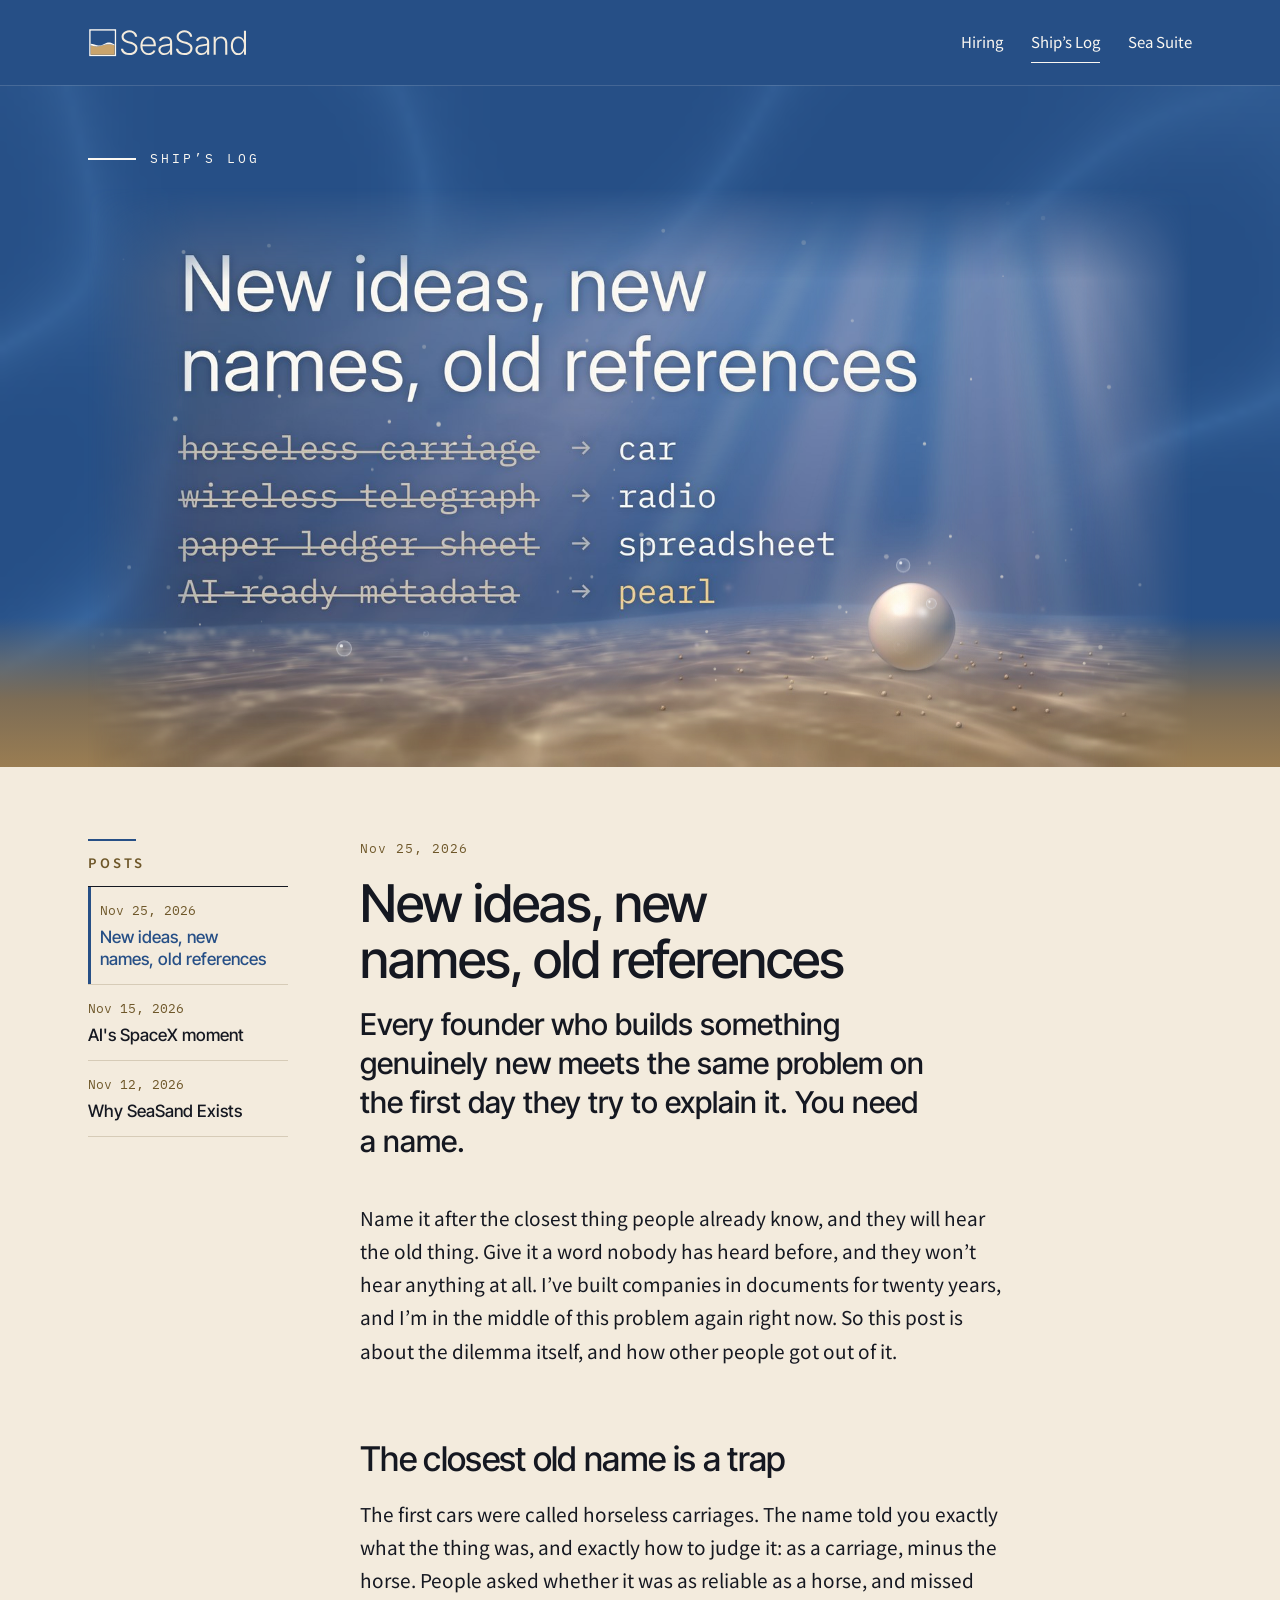
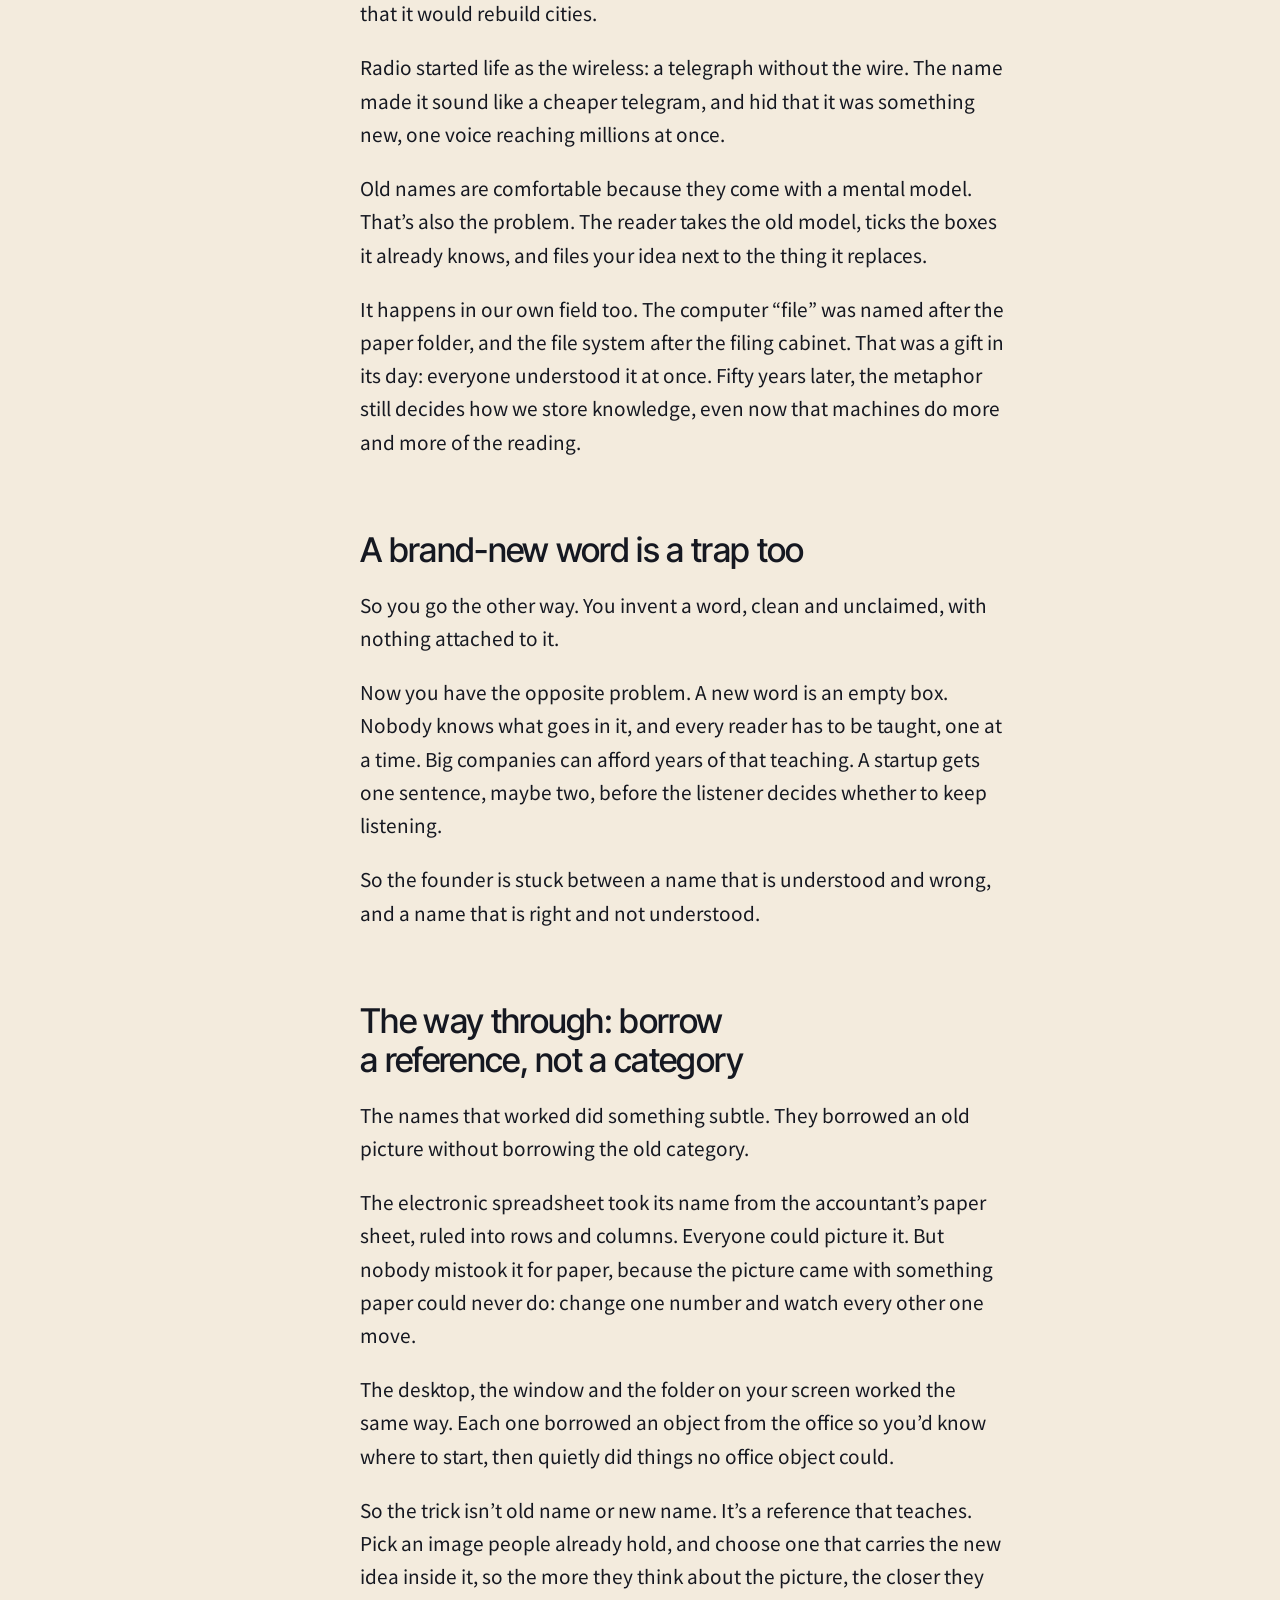
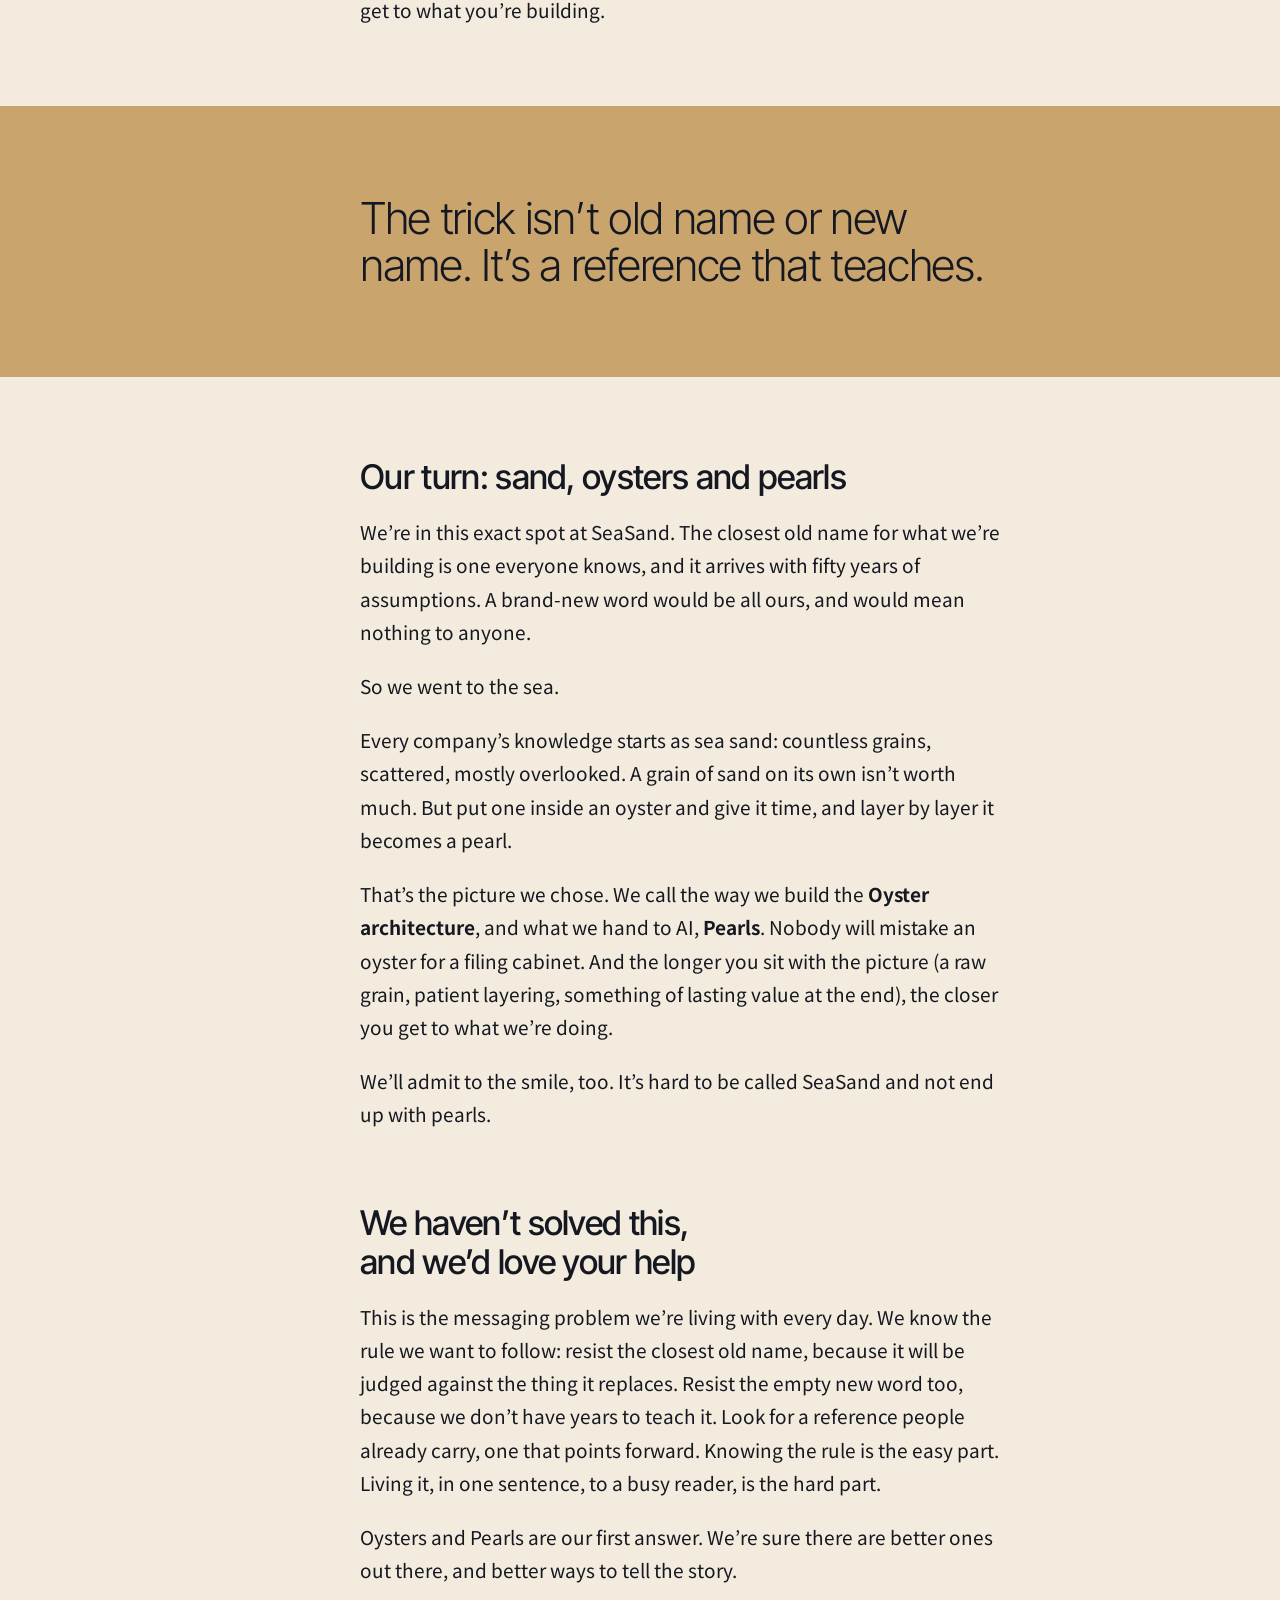
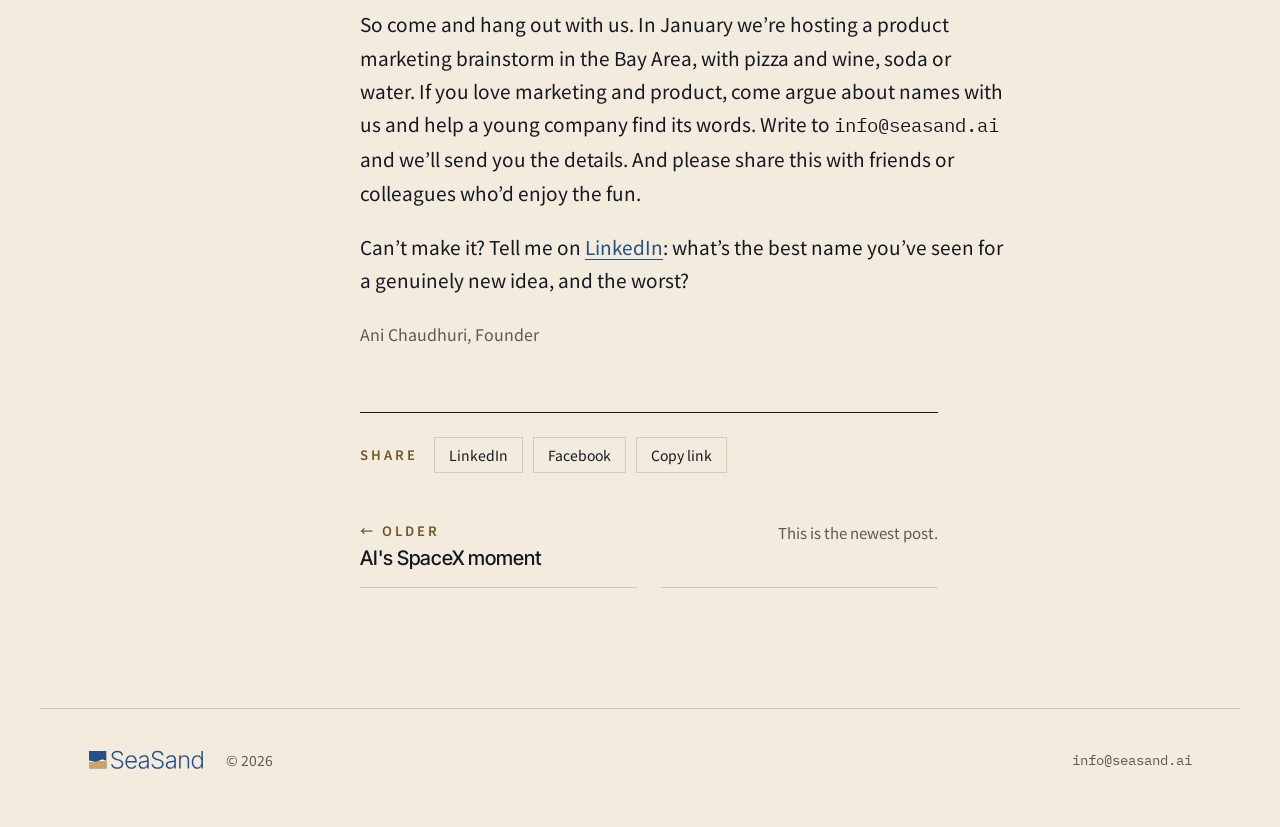
<file: blog/new-ideas-new-names/index.html>
<!doctype html>
<html lang="en">
<head>
<meta charset="utf-8">
<meta name="viewport" content="width=device-width, initial-scale=1, viewport-fit=cover">
<title>New ideas, new names, old references · SeaSand</title>
<link rel="canonical" href="https://seasand.ai/blog/new-ideas-new-names/">
<meta name="description" content="Every founder who builds something genuinely new meets the same problem on the first day they try to explain it. You need a name.">
<meta property="og:site_name" content="SeaSand">
<meta property="og:type" content="article">
<meta property="og:title" content="New ideas, new names, old references">
<meta property="og:description" content="Every founder who builds something genuinely new meets the same problem on the first day they try to explain it. You need a name.">
<meta property="og:url" content="https://seasand.ai/blog/new-ideas-new-names/">
<meta property="og:image" content="https://seasand.ai/blog/new-ideas-new-names/og-v2.jpg">
<meta property="og:image:width" content="1200">
<meta property="og:image:height" content="627">
<meta name="twitter:card" content="summary_large_image">
<meta property="article:published_time" content="2026-11-25">
<link rel="icon" type="image/svg+xml" href="/favicon.svg">
<link rel="apple-touch-icon" href="/apple-touch-icon.png">
<link rel="alternate" type="application/rss+xml" title="SeaSand Ship’s Log" href="/blog/feed.xml">
<link rel="stylesheet" href="https://fonts.googleapis.com/css2?family=Inter+Tight:wght@300;500&family=Noto+Sans+JP:wght@400;600&family=IBM+Plex+Mono:wght@400&display=swap">
<style>
/* SeaSand blog: the home page's own system (tokens, sea band, nav, rail grid, kicker, footer), so /blog/ reads as part of seasand.ai.
   Generated pages inline this file. Edit here, then run: python3 _blog/build.py */
:root {
  --ground: #f3ebdd; --raised: #eae1d0; --hair: #d6cbb7;
  --text: #151821; --text-2: #5c5a52; --gold: #6e5729; --link: #264f86;
  --sea: #264f86; --foam: #fbf8f2; --sand: #c9a46c; --on-sand: #151821; --wm: #264f86;
  --display: "Inter Tight", "Helvetica Neue", Arial, sans-serif;
  --sans: "Noto Sans JP", "Helvetica Neue", Arial, sans-serif;
  --mono: "IBM Plex Mono", "SFMono-Regular", Menlo, Consolas, monospace;
  --rule: 2px; --gut: 16px;
}
@media (min-width: 760px) { :root { --gut: 48px; } }
@media (prefers-color-scheme: dark) {
  :root:not([data-theme="light"]) { --ground: #151821; --raised: #1d2130; --hair: #2e3344; --text: #f3ebdd; --text-2: #a8a9a3; --gold: #c6a664; --link: #f3ebdd; --wm: #f3ebdd; --rule: 4px; color-scheme: dark; }
}
:root[data-theme="dark"] { --ground: #151821; --raised: #1d2130; --hair: #2e3344; --text: #f3ebdd; --text-2: #a8a9a3; --gold: #c6a664; --link: #f3ebdd; --wm: #f3ebdd; --rule: 4px; color-scheme: dark; }
* { box-sizing: border-box; }
html, body { margin: 0; padding: 0; }
html { scroll-behavior: smooth; }
@media (prefers-reduced-motion: reduce) { html { scroll-behavior: auto; } }
body { overflow-x: clip; background: var(--ground); color: var(--text); font-family: var(--sans); font-size: 17px; line-height: 1.6; -webkit-font-smoothing: antialiased; }
.wrap { max-width: 1200px; margin: 0 auto; padding-left: max(16px, env(safe-area-inset-left, 0px)); padding-right: max(16px, env(safe-area-inset-right, 0px)); }
@media (min-width: 760px) { .wrap { padding-left: max(48px, env(safe-area-inset-left, 0px)); padding-right: max(48px, env(safe-area-inset-right, 0px)); } }
a { color: var(--link); text-decoration-thickness: 1px; text-underline-offset: 4px; }
a:focus-visible, button:focus-visible { outline: 2px solid currentColor; outline-offset: 4px; }
.lockup { display: block; height: 30px; width: auto; }
.wm { fill: var(--wm); }

/* Sea band: home page header */
.sea { background: var(--sea); color: var(--foam); }
.sea a { color: var(--foam); }
.top { display: flex; align-items: center; justify-content: space-between; gap: 16px 32px; flex-wrap: wrap; padding-block: 28px; }
.top nav ul { list-style: none; margin: 0; padding: 0; display: flex; flex-wrap: wrap; gap: 4px 28px; }
.top nav a { text-decoration: none; font-size: 15px; display: inline-block; padding-block: 8px; border-bottom: 1px solid transparent; }
.top nav a:hover, .top nav a[aria-current] { border-bottom-color: var(--foam); }
.hero { padding-block: 64px 8px; display: grid; gap: 24px; }
@media (min-width: 760px) { .hero { padding-block: 104px 16px; } }
.hero > * { max-width: 820px; }
.where { margin: 0; font-family: var(--mono); font-size: 13px; letter-spacing: 3px; text-transform: uppercase; display: flex; align-items: center; gap: 14px; flex-wrap: wrap; }
.where::before { content: ""; width: 48px; height: 2px; background: var(--foam); }
.where a { text-decoration: none; }
.where a:hover { text-decoration: underline; }
h1 { margin: 0; font-family: var(--display); font-weight: 300; font-size: clamp(44px, 7.6vw, 104px); line-height: 1; letter-spacing: -0.03em; text-wrap: balance; }
.dek { margin: 0; max-width: 36ch; font-family: var(--display); font-weight: 300; font-size: clamp(22px, 2.4vw, 30px); line-height: 1.3; }
.dek strong { font-weight: 500; }
.dek2 { margin: 0; max-width: 46ch; font-size: 17px; line-height: 1.55; font-style: italic; }
.shore { display: block; width: 100%; height: clamp(56px, 8vw, 120px); margin-top: 40px; margin-bottom: -2px; }
.shore .g { fill: var(--ground); }
.shore .f { fill: var(--foam); stroke: var(--foam); stroke-width: 1px; vector-effect: non-scaling-stroke; }
.sea + .part { position: relative; background: var(--ground); margin-top: -2px; }

/* Ground: home page rail grid */
.part > .wrap { display: grid; grid-template-columns: 1fr; gap: 24px 72px; padding-block: 48px 96px; }
@media (min-width: 960px) { .part > .wrap { grid-template-columns: 200px minmax(0, 1fr); padding-block: 72px 120px; } }
.rail { display: flex; flex-direction: column; gap: 12px; }
.rail::before { content: ""; width: 48px; height: var(--rule); background: var(--sea); }
@media (min-width: 960px) { .rail .stick { position: sticky; top: calc(env(safe-area-inset-top, 0px) + 32px); display: flex; flex-direction: column; gap: 12px; } }
.kicker { margin: 0; font-size: 13px; font-weight: 600; letter-spacing: 3px; text-transform: uppercase; color: var(--gold); }
.rail .who { margin: 0; font-size: 15px; color: var(--text-2); }
.main { min-width: 0; }

/* Index */
.posts { list-style: none; margin: 0; padding: 0; border-top: 1px solid var(--text); max-width: 880px; }
.post-row { border-bottom: 1px solid var(--hair); }
.post-row a { display: grid; grid-template-columns: 1fr auto; gap: 6px 32px; align-items: baseline; padding-block: 28px; color: var(--text); text-decoration: none; }
@media (min-width: 760px) { .post-row a { grid-template-columns: 160px minmax(0, 1fr) auto; } }
.date { margin: 0; font-family: var(--mono); font-size: 14px; color: var(--gold); font-variant-numeric: tabular-nums; }
.post-row .date { grid-column: 1 / -1; }
@media (min-width: 760px) { .post-row .date { grid-column: auto; } }
.post-row .txt { display: grid; gap: 6px; min-width: 0; }
.post-row .t { font-family: var(--display); font-weight: 500; font-size: 24px; line-height: 1.25; letter-spacing: -0.01em; text-wrap: balance; }
.post-row .d { font-size: 16px; color: var(--text-2); }
.post-row .arrow { font-family: var(--mono); color: var(--text-2); transition: transform .2s ease; }
.post-row a:hover .t { text-decoration: underline; text-underline-offset: 6px; text-decoration-thickness: 1px; }
.post-row a:hover .arrow { transform: translateX(3px); }
@media (prefers-reduced-motion: reduce) { .post-row .arrow { transition: none; } }

/* Post */
.prose { max-width: 34em; font-size: 19px; line-height: 1.75; }
.prose section > * { margin: 0 0 1.1em; }
.prose section + section, .prose .statement + section { margin-top: 72px; }
.prose h2 { margin: 0 0 .55em; font-family: var(--display); font-weight: 500; font-size: clamp(26px, 3vw, 34px); line-height: 1.15; letter-spacing: -0.02em; text-wrap: balance; }
.prose blockquote { margin: 1.5em 0; padding-left: 24px; border-left: var(--rule) solid var(--sea); font-family: var(--display); font-weight: 300; font-size: clamp(24px, 2.8vw, 32px); line-height: 1.3; text-wrap: balance; }
.prose blockquote p { margin: 0; }
.statement { --off: calc(max(0px, (100vw - 1200px) / 2) + var(--gut)); background: var(--sand); color: var(--on-sand); width: 100vw; margin: 80px 0 80px calc(-1 * var(--off)); padding-block: clamp(48px, 7vw, 96px); padding-left: var(--off); padding-right: var(--gut); }
@media (min-width: 960px) { .statement { --off: calc(max(0px, (100vw - 1200px) / 2) + var(--gut) + 272px); margin-left: calc(-1 * var(--off)); } }
.statement p { margin: 0; max-width: 16ch; font-family: var(--display); font-weight: 300; font-size: clamp(36px, 5.6vw, 72px); line-height: 1.05; letter-spacing: -0.03em; text-wrap: balance; }
.join { display: grid; gap: 14px; margin-top: 56px; padding: 28px; background: var(--sea); color: var(--foam); max-width: 34em; }
.join p { margin: 0; }
.join .addr { display: flex; flex-wrap: wrap; align-items: center; gap: 12px 16px; }
.join code { font-family: var(--mono); font-size: 20px; user-select: all; }
.join a { color: var(--foam); }
.btn { font: 600 14px var(--sans); color: var(--sea); background: var(--foam); border: 0; padding: 9px 16px; cursor: pointer; }
.ask { margin: 48px 0 0; font-family: var(--display); font-weight: 300; font-size: clamp(30px, 4.2vw, 52px); line-height: 1.08; letter-spacing: -0.02em; text-wrap: balance; max-width: 22ch; }
.prose h3 { margin: 1.6em 0 .5em; font-family: var(--display); font-weight: 500; font-size: clamp(21px, 2.2vw, 24px); line-height: 1.25; }
.ask-sub { margin: 12px 0 0; font-size: 19px; }
.suite { margin: 40px 0 0; max-width: 34em; font-size: 19px; line-height: 1.7; }
.end-rule { max-width: 34em; margin: 48px 0 0; border: 0; border-top: 1px solid var(--hair); }
.sign { display: grid; gap: 4px; margin-top: 24px; }
.sign .allway { font-family: var(--display); font-weight: 500; font-size: 26px; color: var(--link); }
.sign .by { color: var(--text-2); font-size: 16px; }

/* Share */
.share { display: flex; flex-wrap: wrap; align-items: center; gap: 10px; }
.share .lbl { font-size: 13px; font-weight: 600; letter-spacing: 3px; text-transform: uppercase; color: var(--gold); margin-right: 6px; }
.share a, .share button { font: 400 14px var(--sans); color: var(--text); background: transparent; border: 1px solid var(--hair); padding: 7px 14px; text-decoration: none; cursor: pointer; }
.share a:hover, .share button:hover { border-color: var(--text); }
.rail .share { flex-direction: column; align-items: stretch; gap: 8px; }
.rail .share a, .rail .share button { text-align: left; }
.post-end { max-width: 34em; margin-top: 64px; padding-top: 24px; border-top: 1px solid var(--text); display: grid; gap: 32px; }
.pn { display: grid; grid-template-columns: 1fr; gap: 0; }
@media (min-width: 640px) { .pn { grid-template-columns: 1fr 1fr; gap: 24px; } }
.pn a { display: grid; gap: 4px; padding-block: 16px; border-bottom: 1px solid var(--hair); color: var(--text); text-decoration: none; min-width: 0; }
.pn a .k { font-size: 13px; font-weight: 600; letter-spacing: 3px; text-transform: uppercase; color: var(--gold); }
.pn a .t { font-family: var(--display); font-weight: 500; font-size: 20px; line-height: 1.25; }
.pn a:hover .t { text-decoration: underline; text-underline-offset: 5px; }
.pn .newer { text-align: right; }
.pn .none { padding-block: 16px; border-bottom: 1px solid var(--hair); color: var(--text-2); font-size: 15px; }
.allposts { font-family: var(--mono); font-size: 14px; text-decoration: none; }
.allposts:hover { text-decoration: underline; }

.site-foot .wrap { display: flex; flex-wrap: wrap; align-items: center; justify-content: space-between; gap: 16px 32px; padding-block: 40px 56px; font-size: 14px; color: var(--text-2); border-top: 1px solid var(--hair); }
.site-foot .lockup { height: 22px; }
.site-foot .left { display: flex; flex-wrap: wrap; align-items: center; gap: 12px 20px; }
.addr-small { font-family: var(--mono); user-select: all; }

/* ---------- About: Who's building it (moved from the home page, 12 Nov) ---------- */
.founder { display: flex; flex-direction: column; gap: 40px; }
.founder h2 { margin: 0; font-family: var(--display); font-weight: 500; font-size: clamp(30px, 4.2vw, 52px); line-height: 1.08; letter-spacing: -0.02em; text-wrap: balance; }
@media (min-width: 720px) { .founder h2 { white-space: nowrap; font-size: clamp(30px, 3.6vw, 52px); } }
.founder .who { display: flex; flex-wrap: wrap; align-items: baseline; gap: 4px 20px; }
.founder .who .name { margin: 0; font-family: var(--display); font-weight: 500; font-size: 26px; }
.founder .who .role-line { margin: 0; color: var(--text-2); }
.founder .cos { list-style: none; margin: 0; padding: 0; border-top: 1px solid var(--text); }
.founder .co { display: grid; grid-template-columns: 1fr; gap: 2px 28px; align-items: baseline; padding-block: 20px; border-bottom: 1px solid var(--hair); }
@media (min-width: 760px) { .founder .co { grid-template-columns: 150px minmax(0, 1fr) 170px; } }
.founder .co .name { font-family: var(--display); font-weight: 500; font-size: 21px; }
.founder .co .what { color: var(--text-2); }
.founder .co .exit { font-family: var(--mono); font-size: 15px; color: var(--gold); font-variant-numeric: tabular-nums; }
@media (min-width: 760px) { .founder .co .exit { text-align: right; } }
.founder .facts { margin: 0; display: grid; grid-template-columns: 1fr; gap: 0 48px; }
@media (min-width: 760px) { .founder .facts { grid-template-columns: repeat(2, minmax(0, 1fr)); } }
.founder .facts > div { padding-block: 18px; border-bottom: 1px solid var(--hair); display: grid; gap: 4px; align-content: start; }
.founder .facts dt { font-size: 12px; font-weight: 600; letter-spacing: 2.5px; text-transform: uppercase; color: var(--text-2); }
.founder .facts dd { margin: 0; }
.founder .facts dd.jobs { display: grid; gap: 2px; }
.founder .out { margin: 0; }

/* Post 2 (AI's SpaceX moment): video embed and the longer statement line */
.video { margin: 2em 0; display: grid; gap: 10px; }
.video iframe { aspect-ratio: 16 / 9; width: 100%; height: auto; border: 0; display: block; background: var(--sea); }
.video figcaption { font-size: 15px; color: var(--text-2); }
.statement p.long { font-size: clamp(28px, 3.6vw, 44px); max-width: 26ch; }

/* Left nav of posts on every blog page (Ani, 16 Nov): /blog/ opens on the newest post. */
.postnav { display: grid; gap: 12px; }
.postnav ul { list-style: none; margin: 0; padding: 0; border-top: 1px solid var(--text); }
.postnav li { border-bottom: 1px solid var(--hair); }
.postnav a { display: grid; gap: 4px; padding: 14px 0; color: var(--text); text-decoration: none; }
.postnav .date { font-family: var(--mono); font-size: 13px; color: var(--gold); }
.postnav .t { font-family: var(--display); font-weight: 500; font-size: 17px; line-height: 1.3; text-wrap: balance; }
.postnav a:hover .t { text-decoration: underline; text-underline-offset: 4px; text-decoration-thickness: 1px; }
.postnav a[aria-current] { padding-left: 12px; box-shadow: inset 3px 0 0 var(--sea); }
.postnav a[aria-current] .t { color: var(--link); }

/* Sticky top bar (Ani, 16 Nov): same as home, the nav stays on screen while scrolling. */
.bar { position: sticky; top: 0; z-index: 50; background: var(--sea); color: var(--foam); padding-top: env(safe-area-inset-top, 0px); box-shadow: 0 1px 0 rgba(251,248,242,.14); }
.bar a { color: var(--foam); }
.bar .top { padding-block: 18px; }
@media (min-width: 760px) { .bar .top { padding-block: 22px; } }
@media (min-width: 960px) { .rail .stick { top: calc(env(safe-area-inset-top, 0px) + 112px); } }
html { scroll-padding-top: 136px; }
@media (min-width: 760px) { html { scroll-padding-top: 100px; } }

/* Standard top band (Ani, 16 Nov): same as /about/ and /sea-suite/ — moving water, "SeaSand" kicker, page name. */
.sea { position: relative; overflow: hidden; isolation: isolate; }
.sea > .wrap { position: relative; z-index: 1; }
.water { position: absolute; inset: 0; width: 100%; height: 100%; display: block; z-index: 0; pointer-events: none; }
.hero.hero-sub { padding-block: 64px 56px; gap: 20px; }
@media (min-width: 760px) { .hero.hero-sub { padding-block: 104px 80px; } }
.hero .title { margin: 0; font-family: var(--display); font-weight: 300; font-size: clamp(44px, 7.6vw, 104px); line-height: 1; letter-spacing: -0.03em; }
.sea + .part { margin-top: 0; }
/* The post's heading now opens the article column, on sand. */
.post-head { display: grid; gap: 16px; margin-bottom: 40px; max-width: 34em; }
.post-head .date { font-size: 13px; letter-spacing: 1px; }
.post-head h1 { font-weight: 500; font-size: clamp(30px, 4.2vw, 52px); line-height: 1.08; letter-spacing: -0.02em; max-width: 22ch; color: var(--text); }
.post-head .dek { color: var(--text); }
.post-head .dek2 { color: var(--text-2); }
/* Phones: the post comes first, the list of posts after it. From 960px the list is the left nav. */
@media (max-width: 959px) { .part > .wrap > .main { order: -1; } }

/* ---------- Ship's Log cover in the moving water (Designer v1126_1) ---------- */
.sea-cover .hero.hero-sub { padding-block: 40px 0; gap: 18px; }
@media (min-width: 760px) { .sea-cover .hero.hero-sub { padding-block: 64px 0; } }
.cover { position: relative; margin: 0; aspect-ratio: 1600 / 840; max-width: 100%; overflow: hidden; isolation: isolate;
  -webkit-mask-image: linear-gradient(to right, transparent 0, #000 10%, #000 90%, transparent 100%), linear-gradient(to bottom, transparent 0, #000 16%, #000 100%);
  -webkit-mask-composite: source-in; mask-image: linear-gradient(to right, transparent 0, #000 10%, #000 90%, transparent 100%), linear-gradient(to bottom, transparent 0, #000 16%, #000 100%); mask-composite: intersect; }
.cover img { position: absolute; inset: 0; width: 100%; height: 100%; object-fit: cover; display: block; }
/* the same water, laid over the painting: it keeps moving across the light so image and band read as one sea */
.cover .fx { position: absolute; inset: 0; width: 100%; height: 100%; z-index: 1; pointer-events: none; }
.cover .cover-water { position: absolute; inset: 0; width: 100%; height: 100%; z-index: 1; mix-blend-mode: screen; opacity: .12; pointer-events: none; }
.cover-type { position: absolute; z-index: 2; left: 6%; top: 50%; transform: translateY(-50%); width: 44%; display: none; gap: 22px; color: var(--foam); }
.cover[data-dir="c"] .cover-type { display: grid; }
.ct-title { margin: 0; font-family: var(--display); font-weight: 300; font-size: clamp(22px, 3.6vw, 52px); line-height: 1.05; letter-spacing: -0.02em; text-wrap: balance; }
.ct-list { list-style: none; margin: 0; padding: 0; display: grid; gap: 4px; font-family: var(--mono); font-size: clamp(9px, 1.1vw, 15px); color: #ead9bb; }
.ct-list i { font-style: normal; opacity: .7; }
.ct-list .g { color: #e9c77f; }
/* Sand floor (Ani, 25 Nov: "the sand band is missing"): the painting's sand runs to the band's bottom edge, and a sand strip carries it full width. */
.sea-cover { padding-bottom: 0; }
.sea-cover::after { content: ""; position: absolute; left: 0; right: 0; bottom: 0; height: 22%; z-index: 0; pointer-events: none;
  background: linear-gradient(to bottom, rgba(138,112,76,0) 0%, rgba(138,112,76,.85) 55%, #9a7d52 100%); }
</style>
</head>
<body>
<!-- Generated by _blog/build.py. Edit the sources in _blog/, not this file. -->
<div class="bar">
  <div class="wrap">
    <header class="top">
      <a href="/" aria-label="SeaSand, home"><svg class="lockup" role="img" aria-label="SeaSand" xmlns="http://www.w3.org/2000/svg" viewBox="-8 -8 486 90"><title>SeaSand</title><rect x="-2.16" y="-2.16" width="76.32" height="76.32" fill="none" stroke="#fbf8f2" stroke-width="4.32"/><clipPath id="b1"><rect width="72" height="72"/></clipPath><g clip-path="url(#b1)"><rect width="72" height="72" fill="#264f86"/><path d="M-2.16,43.31 L-1.84,43.40 L-1.52,43.49 L-1.21,43.58 L-0.89,43.67 L-0.57,43.76 L-0.25,43.85 L0.07,43.94 L0.38,44.03 L0.70,44.12 L1.02,44.21 L1.34,44.30 L1.66,44.39 L1.97,44.48 L2.29,44.56 L2.61,44.65 L2.93,44.74 L3.25,44.83 L3.56,44.91 L3.88,45.00 L4.20,45.08 L4.52,45.16 L4.84,45.25 L5.15,45.33 L5.47,45.41 L5.79,45.49 L6.11,45.57 L6.43,45.64 L6.74,45.72 L7.06,45.79 L7.38,45.87 L7.70,45.94 L8.02,46.01 L8.33,46.07 L8.65,46.14 L8.97,46.21 L9.29,46.27 L9.61,46.33 L9.92,46.39 L10.24,46.45 L10.56,46.50 L10.88,46.55 L11.20,46.61 L11.51,46.65 L11.83,46.70 L12.15,46.75 L12.47,46.79 L12.79,46.83 L13.10,46.87 L13.42,46.90 L13.74,46.94 L14.06,46.97 L14.38,47.00 L14.69,47.03 L15.01,47.05 L15.33,47.07 L15.65,47.09 L15.97,47.11 L16.28,47.12 L16.60,47.14 L16.92,47.15 L17.24,47.15 L17.56,47.16 L17.87,47.16 L18.19,47.16 L18.51,47.16 L18.83,47.15 L19.15,47.14 L19.46,47.13 L19.78,47.12 L20.10,47.11 L20.42,47.09 L20.74,47.07 L21.05,47.05 L21.37,47.02 L21.69,46.99 L22.01,46.96 L22.33,46.93 L22.64,46.90 L22.96,46.86 L23.28,46.82 L23.60,46.78 L23.92,46.74 L24.23,46.69 L24.55,46.64 L24.87,46.59 L25.19,46.54 L25.51,46.49 L25.82,46.43 L26.14,46.38 L26.46,46.32 L26.78,46.25 L27.10,46.19 L27.41,46.13 L27.73,46.06 L28.05,45.99 L28.37,45.92 L28.69,45.85 L29.00,45.78 L29.32,45.70 L29.64,45.63 L29.96,45.55 L30.28,45.47 L30.59,45.39 L30.91,45.31 L31.23,45.23 L31.55,45.15 L31.87,45.06 L32.18,44.98 L32.50,44.89 L32.82,44.81 L33.14,44.72 L33.46,44.63 L33.77,44.55 L34.09,44.46 L34.41,44.37 L34.73,44.28 L35.05,44.19 L35.36,44.10 L35.68,44.01 L36.00,43.92 L36.32,43.83 L36.64,43.74 L36.95,43.65 L37.27,43.56 L37.59,43.47 L37.91,43.38 L38.23,43.29 L38.54,43.21 L38.86,43.12 L39.18,43.03 L39.50,42.95 L39.82,42.86 L40.13,42.78 L40.45,42.69 L40.77,42.61 L41.09,42.53 L41.41,42.45 L41.72,42.37 L42.04,42.29 L42.36,42.21 L42.68,42.14 L43.00,42.06 L43.31,41.99 L43.63,41.92 L43.95,41.85 L44.27,41.78 L44.59,41.71 L44.90,41.65 L45.22,41.59 L45.54,41.52 L45.86,41.46 L46.18,41.41 L46.49,41.35 L46.81,41.30 L47.13,41.25 L47.45,41.20 L47.77,41.15 L48.08,41.10 L48.40,41.06 L48.72,41.02 L49.04,40.98 L49.36,40.94 L49.67,40.91 L49.99,40.88 L50.31,40.85 L50.63,40.82 L50.95,40.79 L51.26,40.77 L51.58,40.75 L51.90,40.73 L52.22,40.72 L52.54,40.71 L52.85,40.70 L53.17,40.69 L53.49,40.68 L53.81,40.68 L54.13,40.68 L54.44,40.68 L54.76,40.69 L55.08,40.69 L55.40,40.70 L55.72,40.72 L56.03,40.73 L56.35,40.75 L56.67,40.77 L56.99,40.79 L57.31,40.81 L57.62,40.84 L57.94,40.87 L58.26,40.90 L58.58,40.94 L58.90,40.97 L59.21,41.01 L59.53,41.05 L59.85,41.09 L60.17,41.14 L60.49,41.19 L60.80,41.23 L61.12,41.29 L61.44,41.34 L61.76,41.39 L62.08,41.45 L62.39,41.51 L62.71,41.57 L63.03,41.63 L63.35,41.70 L63.67,41.77 L63.98,41.83 L64.30,41.90 L64.62,41.97 L64.94,42.05 L65.26,42.12 L65.57,42.20 L65.89,42.27 L66.21,42.35 L66.53,42.43 L66.85,42.51 L67.16,42.59 L67.48,42.68 L67.80,42.76 L68.12,42.84 L68.44,42.93 L68.75,43.01 L69.07,43.10 L69.39,43.19 L69.71,43.28 L70.03,43.36 L70.34,43.45 L70.66,43.54 L70.98,43.63 L71.30,43.72 L71.62,43.81 L71.93,43.90 L72.25,43.99 L72.57,44.08 L72.89,44.17 L73.21,44.26 L73.52,44.35 L73.84,44.44 L74.16,44.53 L74.16,75.60 L-2.16,75.60 Z" fill="#c9a46c"/><path d="M-2.16,39.26 L-1.84,39.27 L-1.52,39.28 L-1.21,39.30 L-0.89,39.31 L-0.57,39.33 L-0.25,39.35 L0.07,39.37 L0.38,39.39 L0.70,39.41 L1.02,39.44 L1.34,39.47 L1.66,39.50 L1.97,39.53 L2.29,39.57 L2.61,39.61 L2.93,39.65 L3.25,39.69 L3.56,39.74 L3.88,39.79 L4.20,39.84 L4.52,39.89 L4.84,39.94 L5.15,40.00 L5.47,40.06 L5.79,40.12 L6.11,40.19 L6.43,40.25 L6.74,40.32 L7.06,40.39 L7.38,40.47 L7.70,40.54 L8.02,40.62 L8.33,40.70 L8.65,40.78 L8.97,40.86 L9.29,40.94 L9.61,41.03 L9.92,41.12 L10.24,41.21 L10.56,41.30 L10.88,41.39 L11.20,41.48 L11.51,41.57 L11.83,41.67 L12.15,41.76 L12.47,41.86 L12.79,41.95 L13.10,42.05 L13.42,42.15 L13.74,42.24 L14.06,42.34 L14.38,42.44 L14.69,42.53 L15.01,42.63 L15.33,42.72 L15.65,42.82 L15.97,42.91 L16.28,43.00 L16.60,43.10 L16.92,43.19 L17.24,43.28 L17.56,43.36 L17.87,43.45 L18.19,43.53 L18.51,43.61 L18.83,43.69 L19.15,43.77 L19.46,43.85 L19.78,43.92 L20.10,43.99 L20.42,44.05 L20.74,44.12 L21.05,44.18 L21.37,44.23 L21.69,44.29 L22.01,44.34 L22.33,44.39 L22.64,44.43 L22.96,44.47 L23.28,44.50 L23.60,44.53 L23.92,44.56 L24.23,44.58 L24.55,44.60 L24.87,44.62 L25.19,44.63 L25.51,44.63 L25.82,44.63 L26.14,44.63 L26.46,44.62 L26.78,44.60 L27.10,44.59 L27.41,44.56 L27.73,44.54 L28.05,44.50 L28.37,44.47 L28.69,44.42 L29.00,44.38 L29.32,44.32 L29.64,44.27 L29.96,44.21 L30.28,44.14 L30.59,44.07 L30.91,43.99 L31.23,43.91 L31.55,43.83 L31.87,43.74 L32.18,43.64 L32.50,43.55 L32.82,43.44 L33.14,43.34 L33.46,43.23 L33.77,43.11 L34.09,42.99 L34.41,42.87 L34.73,42.75 L35.05,42.62 L35.36,42.49 L35.68,42.35 L36.00,42.21 L36.32,42.07 L36.64,41.93 L36.95,41.78 L37.27,41.63 L37.59,41.48 L37.91,41.33 L38.23,41.17 L38.54,41.02 L38.86,40.86 L39.18,40.70 L39.50,40.54 L39.82,40.38 L40.13,40.21 L40.45,40.05 L40.77,39.89 L41.09,39.73 L41.41,39.56 L41.72,39.40 L42.04,39.24 L42.36,39.08 L42.68,38.92 L43.00,38.76 L43.31,38.60 L43.63,38.44 L43.95,38.29 L44.27,38.14 L44.59,37.99 L44.90,37.84 L45.22,37.69 L45.54,37.55 L45.86,37.41 L46.18,37.27 L46.49,37.14 L46.81,37.01 L47.13,36.88 L47.45,36.76 L47.77,36.64 L48.08,36.53 L48.40,36.42 L48.72,36.31 L49.04,36.21 L49.36,36.11 L49.67,36.02 L49.99,35.93 L50.31,35.85 L50.63,35.77 L50.95,35.70 L51.26,35.64 L51.58,35.58 L51.90,35.52 L52.22,35.47 L52.54,35.43 L52.85,35.39 L53.17,35.36 L53.49,35.33 L53.81,35.31 L54.13,35.30 L54.44,35.29 L54.76,35.29 L55.08,35.29 L55.40,35.30 L55.72,35.32 L56.03,35.34 L56.35,35.37 L56.67,35.41 L56.99,35.45 L57.31,35.49 L57.62,35.54 L57.94,35.60 L58.26,35.66 L58.58,35.73 L58.90,35.81 L59.21,35.88 L59.53,35.97 L59.85,36.06 L60.17,36.15 L60.49,36.25 L60.80,36.36 L61.12,36.47 L61.44,36.58 L61.76,36.70 L62.08,36.82 L62.39,36.95 L62.71,37.08 L63.03,37.22 L63.35,37.35 L63.67,37.50 L63.98,37.64 L64.30,37.79 L64.62,37.94 L64.94,38.09 L65.26,38.25 L65.57,38.41 L65.89,38.57 L66.21,38.73 L66.53,38.89 L66.85,39.06 L67.16,39.22 L67.48,39.39 L67.80,39.56 L68.12,39.73 L68.44,39.90 L68.75,40.07 L69.07,40.24 L69.39,40.41 L69.71,40.58 L70.03,40.74 L70.34,40.91 L70.66,41.08 L70.98,41.24 L71.30,41.41 L71.62,41.57 L71.93,41.73 L72.25,41.89 L72.57,42.04 L72.89,42.20 L73.21,42.35 L73.52,42.49 L73.84,42.64 L74.16,42.78 L74.16,44.53 L73.84,44.44 L73.52,44.35 L73.21,44.26 L72.89,44.17 L72.57,44.08 L72.25,43.99 L71.93,43.90 L71.62,43.81 L71.30,43.72 L70.98,43.63 L70.66,43.54 L70.34,43.45 L70.03,43.36 L69.71,43.28 L69.39,43.19 L69.07,43.10 L68.75,43.01 L68.44,42.93 L68.12,42.84 L67.80,42.76 L67.48,42.68 L67.16,42.59 L66.85,42.51 L66.53,42.43 L66.21,42.35 L65.89,42.27 L65.57,42.20 L65.26,42.12 L64.94,42.05 L64.62,41.97 L64.30,41.90 L63.98,41.83 L63.67,41.77 L63.35,41.70 L63.03,41.63 L62.71,41.57 L62.39,41.51 L62.08,41.45 L61.76,41.39 L61.44,41.34 L61.12,41.29 L60.80,41.23 L60.49,41.19 L60.17,41.14 L59.85,41.09 L59.53,41.05 L59.21,41.01 L58.90,40.97 L58.58,40.94 L58.26,40.90 L57.94,40.87 L57.62,40.84 L57.31,40.81 L56.99,40.79 L56.67,40.77 L56.35,40.75 L56.03,40.73 L55.72,40.72 L55.40,40.70 L55.08,40.69 L54.76,40.69 L54.44,40.68 L54.13,40.68 L53.81,40.68 L53.49,40.68 L53.17,40.69 L52.85,40.70 L52.54,40.71 L52.22,40.72 L51.90,40.73 L51.58,40.75 L51.26,40.77 L50.95,40.79 L50.63,40.82 L50.31,40.85 L49.99,40.88 L49.67,40.91 L49.36,40.94 L49.04,40.98 L48.72,41.02 L48.40,41.06 L48.08,41.10 L47.77,41.15 L47.45,41.20 L47.13,41.25 L46.81,41.30 L46.49,41.35 L46.18,41.41 L45.86,41.46 L45.54,41.52 L45.22,41.59 L44.90,41.65 L44.59,41.71 L44.27,41.78 L43.95,41.85 L43.63,41.92 L43.31,41.99 L43.00,42.06 L42.68,42.14 L42.36,42.21 L42.04,42.29 L41.72,42.37 L41.41,42.45 L41.09,42.53 L40.77,42.61 L40.45,42.69 L40.13,42.78 L39.82,42.86 L39.50,42.95 L39.18,43.03 L38.86,43.12 L38.54,43.21 L38.23,43.29 L37.91,43.38 L37.59,43.47 L37.27,43.56 L36.95,43.65 L36.64,43.74 L36.32,43.83 L36.00,43.92 L35.68,44.01 L35.36,44.10 L35.05,44.19 L34.73,44.28 L34.41,44.37 L34.09,44.46 L33.77,44.55 L33.46,44.63 L33.14,44.72 L32.82,44.81 L32.50,44.89 L32.18,44.98 L31.87,45.06 L31.55,45.15 L31.23,45.23 L30.91,45.31 L30.59,45.39 L30.28,45.47 L29.96,45.55 L29.64,45.63 L29.32,45.70 L29.00,45.78 L28.69,45.85 L28.37,45.92 L28.05,45.99 L27.73,46.06 L27.41,46.13 L27.10,46.19 L26.78,46.25 L26.46,46.32 L26.14,46.38 L25.82,46.43 L25.51,46.49 L25.19,46.54 L24.87,46.59 L24.55,46.64 L24.23,46.69 L23.92,46.74 L23.60,46.78 L23.28,46.82 L22.96,46.86 L22.64,46.90 L22.33,46.93 L22.01,46.96 L21.69,46.99 L21.37,47.02 L21.05,47.05 L20.74,47.07 L20.42,47.09 L20.10,47.11 L19.78,47.12 L19.46,47.13 L19.15,47.14 L18.83,47.15 L18.51,47.16 L18.19,47.16 L17.87,47.16 L17.56,47.16 L17.24,47.15 L16.92,47.15 L16.60,47.14 L16.28,47.12 L15.97,47.11 L15.65,47.09 L15.33,47.07 L15.01,47.05 L14.69,47.03 L14.38,47.00 L14.06,46.97 L13.74,46.94 L13.42,46.90 L13.10,46.87 L12.79,46.83 L12.47,46.79 L12.15,46.75 L11.83,46.70 L11.51,46.65 L11.20,46.61 L10.88,46.55 L10.56,46.50 L10.24,46.45 L9.92,46.39 L9.61,46.33 L9.29,46.27 L8.97,46.21 L8.65,46.14 L8.33,46.07 L8.02,46.01 L7.70,45.94 L7.38,45.87 L7.06,45.79 L6.74,45.72 L6.43,45.64 L6.11,45.57 L5.79,45.49 L5.47,45.41 L5.15,45.33 L4.84,45.25 L4.52,45.16 L4.20,45.08 L3.88,45.00 L3.56,44.91 L3.25,44.83 L2.93,44.74 L2.61,44.65 L2.29,44.56 L1.97,44.48 L1.66,44.39 L1.34,44.30 L1.02,44.21 L0.70,44.12 L0.38,44.03 L0.07,43.94 L-0.25,43.85 L-0.57,43.76 L-0.89,43.67 L-1.21,43.58 L-1.52,43.49 L-1.84,43.40 L-2.16,43.31 Z" fill="#fbf8f2"/></g><g fill="#f3ebdd"><path transform="translate(85.985,72) scale(0.048322,-0.048322)" d="M609.9996337890625 -25.3333740234375Q457.9991455078125 -25.3333740234375 346.1654968261719 24.8333740234375Q234.33184814453125 75.0001220703125 170.33169555664062 164.8336181640625Q106.33154296875 254.6671142578125 97.9981689453125 372.6673583984375H237.3343505859375Q245.00103759765625 284.33428955078125 295.6676330566406 223.16799926757812Q346.334228515625 162.001708984375 428.1672668457031 130.3353271484375Q510.00030517578125 98.6689453125 609.9996337890625 98.6689453125Q721.665771484375 98.6689453125 808.6654968261719 136.16873168945312Q895.6652221679688 173.66851806640625 945.4984436035156 241.00146484375Q995.3316650390625 308.33441162109375 995.3316650390625 398.0006103515625Q995.3316650390625 474.00048828125 955.6648559570312 524.8335266113281Q915.998046875 575.6665649414062 846.1648559570312 610.6661987304688Q776.3316650390625 645.6658325195312 683.33251953125 672.66552734375L505.9989013671875 724.66552734375Q330.66558837890625 776.3320922851562 233.99862670898438 868.9988098144531Q137.3316650390625 961.66552734375 137.3316650390625 1105.3326416015625Q137.3316650390625 1225.3329467773438 201.49853515625 1316.6664123535156Q265.6654052734375 1407.9998779296875 375.9990539550781 1459.333251953125Q486.33270263671875 1510.6666259765625 623.3330078125 1510.6666259765625Q762 1510.6666259765625 868.8336486816406 1459.3332824707031Q975.6672973632812 1407.9999389648438 1038.66748046875 1319.4999389648438Q1101.6676635742188 1230.9999389648438 1106.6676025390625 1118H973.998291015625Q961.6649169921875 1241.9991455078125 864.6651916503906 1315.3317260742188Q767.6654663085938 1388.664306640625 619.3328857421875 1388.664306640625Q516.3331909179688 1388.664306640625 437.00018310546875 1352.8312072753906Q357.66717529296875 1316.9981079101562 313.1673889160156 1254.1651916503906Q268.6676025390625 1191.332275390625 268.6676025390625 1110.6661376953125Q268.6676025390625 1032.9993896484375 312.66790771484375 980.4996337890625Q356.668212890625 927.9998779296875 425.0014953613281 894.8335876464844Q493.33477783203125 861.6672973632812 565.333740234375 840.0009765625L722 794.6678466796875Q792.6658935546875 774.00146484375 863.8325805664062 743.6683349609375Q934.999267578125 713.335205078125 994.6663513183594 667.335205078125Q1054.3334350585938 621.335205078125 1090.5005187988281 554.8348999023438Q1126.6676025390625 488.3345947265625 1126.6676025390625 395.3338623046875Q1126.6676025390625 276.6671142578125 1064.8341979980469 181.33364868164062Q1003.0007934570312 86.00018310546875 887.5005187988281 30.333404541015625Q772.000244140625 -25.3333740234375 609.9996337890625 -25.3333740234375Z"/><path transform="translate(145.179,72) scale(0.048322,-0.048322)" d="M590.6658935546875 -24Q434.66558837890625 -24 319.83209228515625 49.499908447265625Q204.99859619140625 122.99981689453125 142.83187866210938 253.16644287109375Q80.6651611328125 383.33306884765625 80.6651611328125 551.9998779296875Q80.6651611328125 721.3333740234375 142.33184814453125 852.3333740234375Q203.99853515625 983.3333740234375 313.9986877441406 1058.0Q423.99884033203125 1132.6666259765625 568.6658935546875 1132.6666259765625Q659.3323364257812 1132.6666259765625 744.3323974609375 1099.5002136230469Q829.3324584960938 1066.3338012695312 896.9992980957031 998.1673278808594Q964.6661376953125 930.0008544921875 1003.9996337890625 825.3340454101562Q1043.3331298828125 720.667236328125 1043.3331298828125 577.3331298828125V519.3321533203125H170.00048828125V633.334228515625H972.9984130859375L913.6638793945312 589.33349609375Q913.6638793945312 710.666259765625 872.4975891113281 806.8323669433594Q831.331298828125 902.9984741210938 754.1651000976562 958.8314514160156Q676.9989013671875 1014.6644287109375 568.6658935546875 1014.6644287109375Q461.6661376953125 1014.6644287109375 380.9999084472656 958.164794921875Q300.33367919921875 901.6651611328125 255.50070190429688 808.4992370605469Q210.667724609375 715.3333129882812 210.667724609375 604.0010986328125V536.6658935546875Q210.667724609375 402.9996337890625 257.1675720214844 303.5003356933594Q303.66741943359375 204.00103759765625 389.1670227050781 149.00161743164062Q474.6666259765625 94.002197265625 590.6658935546875 94.002197265625Q669.9984741210938 94.002197265625 729.9981689453125 119.16851806640625Q789.9978637695312 144.3348388671875 830.997802734375 186.66799926757812Q871.9977416992188 229.00115966796875 892.6644287109375 278.6683349609375L1016.0003662109375 238.001220703125Q990.3336791992188 168.0003662109375 932.8334350585938 108.33346557617188Q875.3331909179688 48.66656494140625 788.8329162597656 12.333282470703125Q702.3326416015625 -24 590.6658935546875 -24Z"/><path transform="translate(199.252,72) scale(0.048322,-0.048322)" d="M451.33251953125 -25.3333740234375Q349.9989013671875 -25.3333740234375 265.99871826171875 14.333343505859375Q181.99853515625 54.00006103515625 132.331787109375 129.66680908203125Q82.6650390625 205.33355712890625 82.6650390625 312.6669921875Q82.6650390625 395.66778564453125 113.998779296875 452.0013122558594Q145.33251953125 508.3348388671875 202.99954223632812 544.834716796875Q260.66656494140625 581.3345947265625 339.16644287109375 602.5010070800781Q417.66632080078125 623.6674194335938 512.665283203125 635.333984375Q606.665771484375 647.000732421875 671.8323364257812 655.5006408691406Q736.9989013671875 664.0005493164062 770.8319702148438 683.1670837402344Q804.6650390625 702.3336181640625 804.6650390625 744.000244140625V769.9990234375Q804.6650390625 884.6652221679688 736.832275390625 950.3315124511719Q668.99951171875 1015.997802734375 542 1015.997802734375Q421.333251953125 1015.997802734375 345.1669616699219 962.9977722167969Q269.00067138671875 909.9977416992188 238.66748046875 837.9984130859375L114.6650390625 882.6658935546875Q152.99871826171875 973.9998779296875 220.165771484375 1028.8333435058594Q287.33282470703125 1083.6668090820312 370.1663818359375 1108.1667175292969Q452.99993896484375 1132.6666259765625 537.9998779296875 1132.6666259765625Q602.3325805664062 1132.6666259765625 671.3326416015625 1116.0002136230469Q740.3327026367188 1099.3338012695312 800.3330993652344 1058.0005798339844Q860.33349609375 1016.6673583984375 897.5005493164062 943.5003051757812Q934.6676025390625 870.333251953125 934.6676025390625 757.9986572265625V0H804.6650390625V176.6651611328125H797.3316650390625Q774.6653442382812 127.66595458984375 728.6656494140625 81.33291625976562Q682.6659545898438 34.9998779296875 613.6660461425781 4.833251953125Q544.6661376953125 -25.3333740234375 451.33251953125 -25.3333740234375ZM468.6663818359375 92.6688232421875Q571.9996337890625 92.6688232421875 647.3326416015625 138.50180053710938Q722.6656494140625 184.33477783203125 763.6653442382812 261.0006408691406Q804.6650390625 337.66650390625 804.6650390625 428.6651611328125V589.998291015625Q790.3319091796875 576.3316650390625 756.4984130859375 565.3316955566406Q722.6649169921875 554.3317260742188 679.1646728515625 545.9984130859375Q635.6644287109375 537.6651000976562 591.4977111816406 531.831787109375Q547.3309936523438 525.9984741210938 513.3314208984375 521.99853515625Q418.66644287109375 510.33203125 351.33367919921875 485.3323669433594Q284.00091552734375 460.33270263671875 248.33425903320312 417.1663513183594Q212.6676025390625 374 212.6676025390625 306.0001220703125Q212.6676025390625 204.66754150390625 285.50054931640625 148.66818237304688Q358.33349609375 92.6688232421875 468.6663818359375 92.6688232421875Z"/><path transform="translate(251.150,72) scale(0.048322,-0.048322)" d="M609.9996337890625 -25.3333740234375Q457.9991455078125 -25.3333740234375 346.1654968261719 24.8333740234375Q234.33184814453125 75.0001220703125 170.33169555664062 164.8336181640625Q106.33154296875 254.6671142578125 97.9981689453125 372.6673583984375H237.3343505859375Q245.00103759765625 284.33428955078125 295.6676330566406 223.16799926757812Q346.334228515625 162.001708984375 428.1672668457031 130.3353271484375Q510.00030517578125 98.6689453125 609.9996337890625 98.6689453125Q721.665771484375 98.6689453125 808.6654968261719 136.16873168945312Q895.6652221679688 173.66851806640625 945.4984436035156 241.00146484375Q995.3316650390625 308.33441162109375 995.3316650390625 398.0006103515625Q995.3316650390625 474.00048828125 955.6648559570312 524.8335266113281Q915.998046875 575.6665649414062 846.1648559570312 610.6661987304688Q776.3316650390625 645.6658325195312 683.33251953125 672.66552734375L505.9989013671875 724.66552734375Q330.66558837890625 776.3320922851562 233.99862670898438 868.9988098144531Q137.3316650390625 961.66552734375 137.3316650390625 1105.3326416015625Q137.3316650390625 1225.3329467773438 201.49853515625 1316.6664123535156Q265.6654052734375 1407.9998779296875 375.9990539550781 1459.333251953125Q486.33270263671875 1510.6666259765625 623.3330078125 1510.6666259765625Q762 1510.6666259765625 868.8336486816406 1459.3332824707031Q975.6672973632812 1407.9999389648438 1038.66748046875 1319.4999389648438Q1101.6676635742188 1230.9999389648438 1106.6676025390625 1118H973.998291015625Q961.6649169921875 1241.9991455078125 864.6651916503906 1315.3317260742188Q767.6654663085938 1388.664306640625 619.3328857421875 1388.664306640625Q516.3331909179688 1388.664306640625 437.00018310546875 1352.8312072753906Q357.66717529296875 1316.9981079101562 313.1673889160156 1254.1651916503906Q268.6676025390625 1191.332275390625 268.6676025390625 1110.6661376953125Q268.6676025390625 1032.9993896484375 312.66790771484375 980.4996337890625Q356.668212890625 927.9998779296875 425.0014953613281 894.8335876464844Q493.33477783203125 861.6672973632812 565.333740234375 840.0009765625L722 794.6678466796875Q792.6658935546875 774.00146484375 863.8325805664062 743.6683349609375Q934.999267578125 713.335205078125 994.6663513183594 667.335205078125Q1054.3334350585938 621.335205078125 1090.5005187988281 554.8348999023438Q1126.6676025390625 488.3345947265625 1126.6676025390625 395.3338623046875Q1126.6676025390625 276.6671142578125 1064.8341979980469 181.33364868164062Q1003.0007934570312 86.00018310546875 887.5005187988281 30.333404541015625Q772.000244140625 -25.3333740234375 609.9996337890625 -25.3333740234375Z"/><path transform="translate(310.344,72) scale(0.048322,-0.048322)" d="M451.33251953125 -25.3333740234375Q349.9989013671875 -25.3333740234375 265.99871826171875 14.333343505859375Q181.99853515625 54.00006103515625 132.331787109375 129.66680908203125Q82.6650390625 205.33355712890625 82.6650390625 312.6669921875Q82.6650390625 395.66778564453125 113.998779296875 452.0013122558594Q145.33251953125 508.3348388671875 202.99954223632812 544.834716796875Q260.66656494140625 581.3345947265625 339.16644287109375 602.5010070800781Q417.66632080078125 623.6674194335938 512.665283203125 635.333984375Q606.665771484375 647.000732421875 671.8323364257812 655.5006408691406Q736.9989013671875 664.0005493164062 770.8319702148438 683.1670837402344Q804.6650390625 702.3336181640625 804.6650390625 744.000244140625V769.9990234375Q804.6650390625 884.6652221679688 736.832275390625 950.3315124511719Q668.99951171875 1015.997802734375 542 1015.997802734375Q421.333251953125 1015.997802734375 345.1669616699219 962.9977722167969Q269.00067138671875 909.9977416992188 238.66748046875 837.9984130859375L114.6650390625 882.6658935546875Q152.99871826171875 973.9998779296875 220.165771484375 1028.8333435058594Q287.33282470703125 1083.6668090820312 370.1663818359375 1108.1667175292969Q452.99993896484375 1132.6666259765625 537.9998779296875 1132.6666259765625Q602.3325805664062 1132.6666259765625 671.3326416015625 1116.0002136230469Q740.3327026367188 1099.3338012695312 800.3330993652344 1058.0005798339844Q860.33349609375 1016.6673583984375 897.5005493164062 943.5003051757812Q934.6676025390625 870.333251953125 934.6676025390625 757.9986572265625V0H804.6650390625V176.6651611328125H797.3316650390625Q774.6653442382812 127.66595458984375 728.6656494140625 81.33291625976562Q682.6659545898438 34.9998779296875 613.6660461425781 4.833251953125Q544.6661376953125 -25.3333740234375 451.33251953125 -25.3333740234375ZM468.6663818359375 92.6688232421875Q571.9996337890625 92.6688232421875 647.3326416015625 138.50180053710938Q722.6656494140625 184.33477783203125 763.6653442382812 261.0006408691406Q804.6650390625 337.66650390625 804.6650390625 428.6651611328125V589.998291015625Q790.3319091796875 576.3316650390625 756.4984130859375 565.3316955566406Q722.6649169921875 554.3317260742188 679.1646728515625 545.9984130859375Q635.6644287109375 537.6651000976562 591.4977111816406 531.831787109375Q547.3309936523438 525.9984741210938 513.3314208984375 521.99853515625Q418.66644287109375 510.33203125 351.33367919921875 485.3323669433594Q284.00091552734375 460.33270263671875 248.33425903320312 417.1663513183594Q212.6676025390625 374 212.6676025390625 306.0001220703125Q212.6676025390625 204.66754150390625 285.50054931640625 148.66818237304688Q358.33349609375 92.6688232421875 468.6663818359375 92.6688232421875Z"/><path transform="translate(362.242,72) scale(0.048322,-0.048322)" d="M268.000732421875 697.9984130859375V0H139.33154296875V1118H264.0006103515625V941.3333740234375H276.66748046875Q316.00079345703125 1027.6666870117188 399.1672668457031 1079.8333435058594Q482.333740234375 1132 605.333984375 1132Q718.333984375 1132 803.6672973632812 1085.1667175292969Q889.0006103515625 1038.3334350585938 936.8339233398438 947.3332824707031Q984.667236328125 856.3331298828125 984.667236328125 723.33251953125V0H855.998046875V715.332275390625Q855.998046875 852.3319091796875 778.8318786621094 933.1648559570312Q701.6657104492188 1013.997802734375 572.6663208007812 1013.997802734375Q485.33331298828125 1013.997802734375 416.33355712890625 975.4979553222656Q347.33380126953125 936.9981079101562 307.6672668457031 866.4982604980469Q268.000732421875 795.9984130859375 268.000732421875 697.9984130859375Z"/><path transform="translate(416.556,72) scale(0.048322,-0.048322)" d="M539.9993896484375 -24Q402.99920654296875 -24 299.33233642578125 48.66656494140625Q195.66546630859375 121.3331298828125 138.16531372070312 252.16644287109375Q80.6651611328125 382.999755859375 80.6651611328125 556Q80.6651611328125 728.000244140625 138.66531372070312 858.0002136230469Q196.66546630859375 988.0001831054688 300.33233642578125 1060.3334045410156Q403.99920654296875 1132.6666259765625 541.332763671875 1132.6666259765625Q644.3331909179688 1132.6666259765625 711.8329467773438 1096.4999694824219Q779.3327026367188 1060.3333129882812 820.6655883789062 1007.3337707519531Q861.9984741210938 954.334228515625 883.998291015625 904.002197265625H895.331787109375V1490H1024.0009765625V0H899.3319091796875V207.997802734375H883.998291015625Q861.6651611328125 156.99908447265625 819.8322448730469 103.16619873046875Q777.9993286132812 49.33331298828125 709.9995422363281 12.666656494140625Q641.999755859375 -24 539.9993896484375 -24ZM554.66650390625 94.002197265625Q663.6661987304688 94.002197265625 739.8325500488281 153.835205078125Q815.9989013671875 213.668212890625 856.33203125 318.3343811035156Q896.6651611328125 423.00054931640625 896.6651611328125 557.3333740234375Q896.6651611328125 691.6661987304688 856.8320617675781 794.8323364257812Q816.9989624023438 897.9984741210938 740.499267578125 956.3314514160156Q663.9995727539062 1014.6644287109375 554.66650390625 1014.6644287109375Q443.66668701171875 1014.6644287109375 366.8336486816406 953.998046875Q290.0006103515625 893.3316650390625 250.33416748046875 789.8321838378906Q210.667724609375 686.3327026367188 210.667724609375 557.3333740234375Q210.667724609375 427.6673583984375 250.66751098632812 322.6678466796875Q290.66729736328125 217.6683349609375 367.33367919921875 155.83526611328125Q444.00006103515625 94.002197265625 554.66650390625 94.002197265625Z"/></g></svg></a>
      <nav aria-label="Sections">
        <ul>
          <li><a href="/#hiring">Hiring</a></li>
          <li><a href="/blog/" aria-current="page">Ship’s Log</a></li>
          <li><a href="/sea-suite/">Sea Suite</a></li>
        </ul>
      </nav>
    </header>
  </div>
</div>
<div class="sea sea-sub sea-cover">
  <canvas class="water" aria-hidden="true"></canvas>
  <div class="wrap">
    <div class="hero hero-sub">
      <p class="where">Ship’s Log</p>
      <figure class="cover" data-dir="a"><img src="/blog/new-ideas-new-names/cover-v2.jpg" alt="New ideas, new names, old references. Horseless carriage, struck out: car. Wireless telegraph, struck out: radio. Paper ledger sheet, struck out: spreadsheet. AI-ready metadata, struck out: pearl. A single pearl rests on the sea floor in shafts of light." width="1600" height="840"><canvas class="fx" aria-hidden="true"></canvas><canvas class="water cover-water" aria-hidden="true"></canvas></figure>
    </div>
  </div>
</div>

<main class="part">
  <div class="wrap">
    <div class="rail"><div class="stick">
      <nav class="postnav" aria-label="Ship’s Log posts">
        <p class="kicker">Posts</p>
        <ul>
          <li><a href="/blog/new-ideas-new-names/" aria-current="page"><span class="date"><time datetime="2026-11-25">Nov 25, 2026</time></span><span class="t">New ideas, new names, old references</span></a></li>
          <li><a href="/blog/ais-spacex-moment/"><span class="date"><time datetime="2026-11-15">Nov 15, 2026</time></span><span class="t">AI&#x27;s SpaceX moment</span></a></li>
          <li><a href="/blog/why-seasand/"><span class="date"><time datetime="2026-11-12">Nov 12, 2026</time></span><span class="t">Why SeaSand Exists</span></a></li>
        </ul>
      </nav>
    </div></div>
    <div class="main">
      <header class="post-head">
        <p class="date"><time datetime="2026-11-25">Nov 25, 2026</time></p>
        <h1>New ideas, new names, old references</h1>
        <p class="dek"><strong>Every founder who builds something genuinely new meets the same problem on the first day they try to explain it. You need a name.</strong></p>
      </header>
      <article class="prose">
      <section>
        <p>Name it after the closest thing people already know, and they will hear the old thing. Give it a word nobody has heard before, and they won&rsquo;t hear anything at all. I&rsquo;ve built companies in documents for twenty years, and I&rsquo;m in the middle of this problem again right now. So this post is about the dilemma itself, and how other people got out of it.</p>
      </section>
      <section>
        <h2>The closest old name is a trap</h2>
        <p>The first cars were called horseless carriages. The name told you exactly what the thing was, and exactly how to judge it: as a carriage, minus the horse. People asked whether it was as reliable as a horse, and missed that it would rebuild cities.</p>
        <p>Radio started life as the wireless: a telegraph without the wire. The name made it sound like a cheaper telegram, and hid that it was something new, one voice reaching millions at once.</p>
        <p>Old names are comfortable because they come with a mental model. That&rsquo;s also the problem. The reader takes the old model, ticks the boxes it already knows, and files your idea next to the thing it replaces.</p>
        <p>It happens in our own field too. The computer &ldquo;file&rdquo; was named after the paper folder, and the file system after the filing cabinet. That was a gift in its day: everyone understood it at once. Fifty years later, the metaphor still decides how we store knowledge, even now that machines do more and more of the reading.</p>
      </section>
      <section>
        <h2>A brand-new word is a trap too</h2>
        <p>So you go the other way. You invent a word, clean and unclaimed, with nothing attached to it.</p>
        <p>Now you have the opposite problem. A new word is an empty box. Nobody knows what goes in it, and every reader has to be taught, one at a time. Big companies can afford years of that teaching. A startup gets one sentence, maybe two, before the listener decides whether to keep listening.</p>
        <p>So the founder is stuck between a name that is understood and wrong, and a name that is right and not understood.</p>
      </section>
      <section>
        <h2>The way through: borrow a reference, not a category</h2>
        <p>The names that worked did something subtle. They borrowed an old picture without borrowing the old category.</p>
        <p>The electronic spreadsheet took its name from the accountant&rsquo;s paper sheet, ruled into rows and columns. Everyone could picture it. But nobody mistook it for paper, because the picture came with something paper could never do: change one number and watch every other one move.</p>
        <p>The desktop, the window and the folder on your screen worked the same way. Each one borrowed an object from the office so you&rsquo;d know where to start, then quietly did things no office object could.</p>
        <p>So the trick isn&rsquo;t old name or new name. It&rsquo;s a reference that teaches. Pick an image people already hold, and choose one that carries the new idea inside it, so the more they think about the picture, the closer they get to what you&rsquo;re building.</p>
      </section>
      <div class="statement" role="note"><p class="long">The trick isn&rsquo;t old name or new name. It&rsquo;s a reference that teaches.</p></div>
      <section>
        <h2>Our turn: sand, oysters and pearls</h2>
        <p>We&rsquo;re in this exact spot at SeaSand. The closest old name for what we&rsquo;re building is one everyone knows, and it arrives with fifty years of assumptions. A brand-new word would be all ours, and would mean nothing to anyone.</p>
        <p>So we went to the sea.</p>
        <p>Every company&rsquo;s knowledge starts as sea sand: countless grains, scattered, mostly overlooked. A grain of sand on its own isn&rsquo;t worth much. But put one inside an oyster and give it time, and layer by layer it becomes a pearl.</p>
        <p>That&rsquo;s the picture we chose. We call the way we build the <strong>Oyster architecture</strong>, and what we hand to AI, <strong>Pearls</strong>. Nobody will mistake an oyster for a filing cabinet. And the longer you sit with the picture (a raw grain, patient layering, something of lasting value at the end), the closer you get to what we&rsquo;re doing.</p>
        <p>We&rsquo;ll admit to the smile, too. It&rsquo;s hard to be called SeaSand and not end up with pearls.</p>
      </section>
      <section>
        <h2>We haven&rsquo;t solved this, and we&rsquo;d love your help</h2>
        <p>This is the messaging problem we&rsquo;re living with every day. We know the rule we want to follow: resist the closest old name, because it will be judged against the thing it replaces. Resist the empty new word too, because we don&rsquo;t have years to teach it. Look for a reference people already carry, one that points forward. Knowing the rule is the easy part. Living it, in one sentence, to a busy reader, is the hard part.</p>
        <p>Oysters and Pearls are our first answer. We&rsquo;re sure there are better ones out there, and better ways to tell the story.</p>
        <p>So come and hang out with us. In January we&rsquo;re hosting a product marketing brainstorm in the Bay Area, with pizza and wine, soda or water. If you love marketing and product, come argue about names with us and help a young company find its words. Write to <span class="addr-small">info@seasand.ai</span> and we&rsquo;ll send you the details. And please share this with friends or colleagues who&rsquo;d enjoy the fun.</p>
        <p>Can&rsquo;t make it? Tell me on <a href="https://www.linkedin.com/in/anionline" target="_blank" rel="noopener">LinkedIn</a>: what&rsquo;s the best name you&rsquo;ve seen for a genuinely new idea, and the worst?</p>
      </section>
  <div class="sign"><span class="by">Ani Chaudhuri, Founder</span></div>
      

      </article>
      <div class="post-end">
        <div class="share " aria-label="Share this post">
          <span class="lbl">Share</span>
          <a href="https://www.linkedin.com/sharing/share-offsite/?url=https%3A%2F%2Fseasand.ai%2Fblog%2Fnew-ideas-new-names%2F" target="_blank" rel="noopener">LinkedIn</a>
          <a href="https://www.facebook.com/sharer/sharer.php?u=https%3A%2F%2Fseasand.ai%2Fblog%2Fnew-ideas-new-names%2F" target="_blank" rel="noopener">Facebook</a>
          <button type="button" data-copy="https://seasand.ai/blog/new-ideas-new-names/">Copy link</button>
        </div>
        <nav class="pn" aria-label="Older and newer posts">
          <a href="/blog/ais-spacex-moment/"><span class="k">&#8592; Older</span><span class="t">AI&#x27;s SpaceX moment</span></a>
          <span class="none newer">This is the newest post.</span>
        </nav>
      </div>
    </div>
  </div>
</main>

<footer class="site-foot">
  <div class="wrap">
    <div class="left"><svg class="lockup" role="img" aria-label="SeaSand" xmlns="http://www.w3.org/2000/svg" viewBox="-4 -8 482 90"><title>SeaSand</title><clipPath id="b2"><rect width="72" height="72"/></clipPath><g clip-path="url(#b2)"><rect width="72" height="72" fill="#264f86"/><path d="M-2.16,43.31 L-1.84,43.40 L-1.52,43.49 L-1.21,43.58 L-0.89,43.67 L-0.57,43.76 L-0.25,43.85 L0.07,43.94 L0.38,44.03 L0.70,44.12 L1.02,44.21 L1.34,44.30 L1.66,44.39 L1.97,44.48 L2.29,44.56 L2.61,44.65 L2.93,44.74 L3.25,44.83 L3.56,44.91 L3.88,45.00 L4.20,45.08 L4.52,45.16 L4.84,45.25 L5.15,45.33 L5.47,45.41 L5.79,45.49 L6.11,45.57 L6.43,45.64 L6.74,45.72 L7.06,45.79 L7.38,45.87 L7.70,45.94 L8.02,46.01 L8.33,46.07 L8.65,46.14 L8.97,46.21 L9.29,46.27 L9.61,46.33 L9.92,46.39 L10.24,46.45 L10.56,46.50 L10.88,46.55 L11.20,46.61 L11.51,46.65 L11.83,46.70 L12.15,46.75 L12.47,46.79 L12.79,46.83 L13.10,46.87 L13.42,46.90 L13.74,46.94 L14.06,46.97 L14.38,47.00 L14.69,47.03 L15.01,47.05 L15.33,47.07 L15.65,47.09 L15.97,47.11 L16.28,47.12 L16.60,47.14 L16.92,47.15 L17.24,47.15 L17.56,47.16 L17.87,47.16 L18.19,47.16 L18.51,47.16 L18.83,47.15 L19.15,47.14 L19.46,47.13 L19.78,47.12 L20.10,47.11 L20.42,47.09 L20.74,47.07 L21.05,47.05 L21.37,47.02 L21.69,46.99 L22.01,46.96 L22.33,46.93 L22.64,46.90 L22.96,46.86 L23.28,46.82 L23.60,46.78 L23.92,46.74 L24.23,46.69 L24.55,46.64 L24.87,46.59 L25.19,46.54 L25.51,46.49 L25.82,46.43 L26.14,46.38 L26.46,46.32 L26.78,46.25 L27.10,46.19 L27.41,46.13 L27.73,46.06 L28.05,45.99 L28.37,45.92 L28.69,45.85 L29.00,45.78 L29.32,45.70 L29.64,45.63 L29.96,45.55 L30.28,45.47 L30.59,45.39 L30.91,45.31 L31.23,45.23 L31.55,45.15 L31.87,45.06 L32.18,44.98 L32.50,44.89 L32.82,44.81 L33.14,44.72 L33.46,44.63 L33.77,44.55 L34.09,44.46 L34.41,44.37 L34.73,44.28 L35.05,44.19 L35.36,44.10 L35.68,44.01 L36.00,43.92 L36.32,43.83 L36.64,43.74 L36.95,43.65 L37.27,43.56 L37.59,43.47 L37.91,43.38 L38.23,43.29 L38.54,43.21 L38.86,43.12 L39.18,43.03 L39.50,42.95 L39.82,42.86 L40.13,42.78 L40.45,42.69 L40.77,42.61 L41.09,42.53 L41.41,42.45 L41.72,42.37 L42.04,42.29 L42.36,42.21 L42.68,42.14 L43.00,42.06 L43.31,41.99 L43.63,41.92 L43.95,41.85 L44.27,41.78 L44.59,41.71 L44.90,41.65 L45.22,41.59 L45.54,41.52 L45.86,41.46 L46.18,41.41 L46.49,41.35 L46.81,41.30 L47.13,41.25 L47.45,41.20 L47.77,41.15 L48.08,41.10 L48.40,41.06 L48.72,41.02 L49.04,40.98 L49.36,40.94 L49.67,40.91 L49.99,40.88 L50.31,40.85 L50.63,40.82 L50.95,40.79 L51.26,40.77 L51.58,40.75 L51.90,40.73 L52.22,40.72 L52.54,40.71 L52.85,40.70 L53.17,40.69 L53.49,40.68 L53.81,40.68 L54.13,40.68 L54.44,40.68 L54.76,40.69 L55.08,40.69 L55.40,40.70 L55.72,40.72 L56.03,40.73 L56.35,40.75 L56.67,40.77 L56.99,40.79 L57.31,40.81 L57.62,40.84 L57.94,40.87 L58.26,40.90 L58.58,40.94 L58.90,40.97 L59.21,41.01 L59.53,41.05 L59.85,41.09 L60.17,41.14 L60.49,41.19 L60.80,41.23 L61.12,41.29 L61.44,41.34 L61.76,41.39 L62.08,41.45 L62.39,41.51 L62.71,41.57 L63.03,41.63 L63.35,41.70 L63.67,41.77 L63.98,41.83 L64.30,41.90 L64.62,41.97 L64.94,42.05 L65.26,42.12 L65.57,42.20 L65.89,42.27 L66.21,42.35 L66.53,42.43 L66.85,42.51 L67.16,42.59 L67.48,42.68 L67.80,42.76 L68.12,42.84 L68.44,42.93 L68.75,43.01 L69.07,43.10 L69.39,43.19 L69.71,43.28 L70.03,43.36 L70.34,43.45 L70.66,43.54 L70.98,43.63 L71.30,43.72 L71.62,43.81 L71.93,43.90 L72.25,43.99 L72.57,44.08 L72.89,44.17 L73.21,44.26 L73.52,44.35 L73.84,44.44 L74.16,44.53 L74.16,75.60 L-2.16,75.60 Z" fill="#c9a46c"/><path d="M-2.16,39.26 L-1.84,39.27 L-1.52,39.28 L-1.21,39.30 L-0.89,39.31 L-0.57,39.33 L-0.25,39.35 L0.07,39.37 L0.38,39.39 L0.70,39.41 L1.02,39.44 L1.34,39.47 L1.66,39.50 L1.97,39.53 L2.29,39.57 L2.61,39.61 L2.93,39.65 L3.25,39.69 L3.56,39.74 L3.88,39.79 L4.20,39.84 L4.52,39.89 L4.84,39.94 L5.15,40.00 L5.47,40.06 L5.79,40.12 L6.11,40.19 L6.43,40.25 L6.74,40.32 L7.06,40.39 L7.38,40.47 L7.70,40.54 L8.02,40.62 L8.33,40.70 L8.65,40.78 L8.97,40.86 L9.29,40.94 L9.61,41.03 L9.92,41.12 L10.24,41.21 L10.56,41.30 L10.88,41.39 L11.20,41.48 L11.51,41.57 L11.83,41.67 L12.15,41.76 L12.47,41.86 L12.79,41.95 L13.10,42.05 L13.42,42.15 L13.74,42.24 L14.06,42.34 L14.38,42.44 L14.69,42.53 L15.01,42.63 L15.33,42.72 L15.65,42.82 L15.97,42.91 L16.28,43.00 L16.60,43.10 L16.92,43.19 L17.24,43.28 L17.56,43.36 L17.87,43.45 L18.19,43.53 L18.51,43.61 L18.83,43.69 L19.15,43.77 L19.46,43.85 L19.78,43.92 L20.10,43.99 L20.42,44.05 L20.74,44.12 L21.05,44.18 L21.37,44.23 L21.69,44.29 L22.01,44.34 L22.33,44.39 L22.64,44.43 L22.96,44.47 L23.28,44.50 L23.60,44.53 L23.92,44.56 L24.23,44.58 L24.55,44.60 L24.87,44.62 L25.19,44.63 L25.51,44.63 L25.82,44.63 L26.14,44.63 L26.46,44.62 L26.78,44.60 L27.10,44.59 L27.41,44.56 L27.73,44.54 L28.05,44.50 L28.37,44.47 L28.69,44.42 L29.00,44.38 L29.32,44.32 L29.64,44.27 L29.96,44.21 L30.28,44.14 L30.59,44.07 L30.91,43.99 L31.23,43.91 L31.55,43.83 L31.87,43.74 L32.18,43.64 L32.50,43.55 L32.82,43.44 L33.14,43.34 L33.46,43.23 L33.77,43.11 L34.09,42.99 L34.41,42.87 L34.73,42.75 L35.05,42.62 L35.36,42.49 L35.68,42.35 L36.00,42.21 L36.32,42.07 L36.64,41.93 L36.95,41.78 L37.27,41.63 L37.59,41.48 L37.91,41.33 L38.23,41.17 L38.54,41.02 L38.86,40.86 L39.18,40.70 L39.50,40.54 L39.82,40.38 L40.13,40.21 L40.45,40.05 L40.77,39.89 L41.09,39.73 L41.41,39.56 L41.72,39.40 L42.04,39.24 L42.36,39.08 L42.68,38.92 L43.00,38.76 L43.31,38.60 L43.63,38.44 L43.95,38.29 L44.27,38.14 L44.59,37.99 L44.90,37.84 L45.22,37.69 L45.54,37.55 L45.86,37.41 L46.18,37.27 L46.49,37.14 L46.81,37.01 L47.13,36.88 L47.45,36.76 L47.77,36.64 L48.08,36.53 L48.40,36.42 L48.72,36.31 L49.04,36.21 L49.36,36.11 L49.67,36.02 L49.99,35.93 L50.31,35.85 L50.63,35.77 L50.95,35.70 L51.26,35.64 L51.58,35.58 L51.90,35.52 L52.22,35.47 L52.54,35.43 L52.85,35.39 L53.17,35.36 L53.49,35.33 L53.81,35.31 L54.13,35.30 L54.44,35.29 L54.76,35.29 L55.08,35.29 L55.40,35.30 L55.72,35.32 L56.03,35.34 L56.35,35.37 L56.67,35.41 L56.99,35.45 L57.31,35.49 L57.62,35.54 L57.94,35.60 L58.26,35.66 L58.58,35.73 L58.90,35.81 L59.21,35.88 L59.53,35.97 L59.85,36.06 L60.17,36.15 L60.49,36.25 L60.80,36.36 L61.12,36.47 L61.44,36.58 L61.76,36.70 L62.08,36.82 L62.39,36.95 L62.71,37.08 L63.03,37.22 L63.35,37.35 L63.67,37.50 L63.98,37.64 L64.30,37.79 L64.62,37.94 L64.94,38.09 L65.26,38.25 L65.57,38.41 L65.89,38.57 L66.21,38.73 L66.53,38.89 L66.85,39.06 L67.16,39.22 L67.48,39.39 L67.80,39.56 L68.12,39.73 L68.44,39.90 L68.75,40.07 L69.07,40.24 L69.39,40.41 L69.71,40.58 L70.03,40.74 L70.34,40.91 L70.66,41.08 L70.98,41.24 L71.30,41.41 L71.62,41.57 L71.93,41.73 L72.25,41.89 L72.57,42.04 L72.89,42.20 L73.21,42.35 L73.52,42.49 L73.84,42.64 L74.16,42.78 L74.16,44.53 L73.84,44.44 L73.52,44.35 L73.21,44.26 L72.89,44.17 L72.57,44.08 L72.25,43.99 L71.93,43.90 L71.62,43.81 L71.30,43.72 L70.98,43.63 L70.66,43.54 L70.34,43.45 L70.03,43.36 L69.71,43.28 L69.39,43.19 L69.07,43.10 L68.75,43.01 L68.44,42.93 L68.12,42.84 L67.80,42.76 L67.48,42.68 L67.16,42.59 L66.85,42.51 L66.53,42.43 L66.21,42.35 L65.89,42.27 L65.57,42.20 L65.26,42.12 L64.94,42.05 L64.62,41.97 L64.30,41.90 L63.98,41.83 L63.67,41.77 L63.35,41.70 L63.03,41.63 L62.71,41.57 L62.39,41.51 L62.08,41.45 L61.76,41.39 L61.44,41.34 L61.12,41.29 L60.80,41.23 L60.49,41.19 L60.17,41.14 L59.85,41.09 L59.53,41.05 L59.21,41.01 L58.90,40.97 L58.58,40.94 L58.26,40.90 L57.94,40.87 L57.62,40.84 L57.31,40.81 L56.99,40.79 L56.67,40.77 L56.35,40.75 L56.03,40.73 L55.72,40.72 L55.40,40.70 L55.08,40.69 L54.76,40.69 L54.44,40.68 L54.13,40.68 L53.81,40.68 L53.49,40.68 L53.17,40.69 L52.85,40.70 L52.54,40.71 L52.22,40.72 L51.90,40.73 L51.58,40.75 L51.26,40.77 L50.95,40.79 L50.63,40.82 L50.31,40.85 L49.99,40.88 L49.67,40.91 L49.36,40.94 L49.04,40.98 L48.72,41.02 L48.40,41.06 L48.08,41.10 L47.77,41.15 L47.45,41.20 L47.13,41.25 L46.81,41.30 L46.49,41.35 L46.18,41.41 L45.86,41.46 L45.54,41.52 L45.22,41.59 L44.90,41.65 L44.59,41.71 L44.27,41.78 L43.95,41.85 L43.63,41.92 L43.31,41.99 L43.00,42.06 L42.68,42.14 L42.36,42.21 L42.04,42.29 L41.72,42.37 L41.41,42.45 L41.09,42.53 L40.77,42.61 L40.45,42.69 L40.13,42.78 L39.82,42.86 L39.50,42.95 L39.18,43.03 L38.86,43.12 L38.54,43.21 L38.23,43.29 L37.91,43.38 L37.59,43.47 L37.27,43.56 L36.95,43.65 L36.64,43.74 L36.32,43.83 L36.00,43.92 L35.68,44.01 L35.36,44.10 L35.05,44.19 L34.73,44.28 L34.41,44.37 L34.09,44.46 L33.77,44.55 L33.46,44.63 L33.14,44.72 L32.82,44.81 L32.50,44.89 L32.18,44.98 L31.87,45.06 L31.55,45.15 L31.23,45.23 L30.91,45.31 L30.59,45.39 L30.28,45.47 L29.96,45.55 L29.64,45.63 L29.32,45.70 L29.00,45.78 L28.69,45.85 L28.37,45.92 L28.05,45.99 L27.73,46.06 L27.41,46.13 L27.10,46.19 L26.78,46.25 L26.46,46.32 L26.14,46.38 L25.82,46.43 L25.51,46.49 L25.19,46.54 L24.87,46.59 L24.55,46.64 L24.23,46.69 L23.92,46.74 L23.60,46.78 L23.28,46.82 L22.96,46.86 L22.64,46.90 L22.33,46.93 L22.01,46.96 L21.69,46.99 L21.37,47.02 L21.05,47.05 L20.74,47.07 L20.42,47.09 L20.10,47.11 L19.78,47.12 L19.46,47.13 L19.15,47.14 L18.83,47.15 L18.51,47.16 L18.19,47.16 L17.87,47.16 L17.56,47.16 L17.24,47.15 L16.92,47.15 L16.60,47.14 L16.28,47.12 L15.97,47.11 L15.65,47.09 L15.33,47.07 L15.01,47.05 L14.69,47.03 L14.38,47.00 L14.06,46.97 L13.74,46.94 L13.42,46.90 L13.10,46.87 L12.79,46.83 L12.47,46.79 L12.15,46.75 L11.83,46.70 L11.51,46.65 L11.20,46.61 L10.88,46.55 L10.56,46.50 L10.24,46.45 L9.92,46.39 L9.61,46.33 L9.29,46.27 L8.97,46.21 L8.65,46.14 L8.33,46.07 L8.02,46.01 L7.70,45.94 L7.38,45.87 L7.06,45.79 L6.74,45.72 L6.43,45.64 L6.11,45.57 L5.79,45.49 L5.47,45.41 L5.15,45.33 L4.84,45.25 L4.52,45.16 L4.20,45.08 L3.88,45.00 L3.56,44.91 L3.25,44.83 L2.93,44.74 L2.61,44.65 L2.29,44.56 L1.97,44.48 L1.66,44.39 L1.34,44.30 L1.02,44.21 L0.70,44.12 L0.38,44.03 L0.07,43.94 L-0.25,43.85 L-0.57,43.76 L-0.89,43.67 L-1.21,43.58 L-1.52,43.49 L-1.84,43.40 L-2.16,43.31 Z" fill="#fbf8f2"/></g><g class="wm"><path transform="translate(85.985,72) scale(0.048322,-0.048322)" d="M609.9996337890625 -25.3333740234375Q457.9991455078125 -25.3333740234375 346.1654968261719 24.8333740234375Q234.33184814453125 75.0001220703125 170.33169555664062 164.8336181640625Q106.33154296875 254.6671142578125 97.9981689453125 372.6673583984375H237.3343505859375Q245.00103759765625 284.33428955078125 295.6676330566406 223.16799926757812Q346.334228515625 162.001708984375 428.1672668457031 130.3353271484375Q510.00030517578125 98.6689453125 609.9996337890625 98.6689453125Q721.665771484375 98.6689453125 808.6654968261719 136.16873168945312Q895.6652221679688 173.66851806640625 945.4984436035156 241.00146484375Q995.3316650390625 308.33441162109375 995.3316650390625 398.0006103515625Q995.3316650390625 474.00048828125 955.6648559570312 524.8335266113281Q915.998046875 575.6665649414062 846.1648559570312 610.6661987304688Q776.3316650390625 645.6658325195312 683.33251953125 672.66552734375L505.9989013671875 724.66552734375Q330.66558837890625 776.3320922851562 233.99862670898438 868.9988098144531Q137.3316650390625 961.66552734375 137.3316650390625 1105.3326416015625Q137.3316650390625 1225.3329467773438 201.49853515625 1316.6664123535156Q265.6654052734375 1407.9998779296875 375.9990539550781 1459.333251953125Q486.33270263671875 1510.6666259765625 623.3330078125 1510.6666259765625Q762 1510.6666259765625 868.8336486816406 1459.3332824707031Q975.6672973632812 1407.9999389648438 1038.66748046875 1319.4999389648438Q1101.6676635742188 1230.9999389648438 1106.6676025390625 1118H973.998291015625Q961.6649169921875 1241.9991455078125 864.6651916503906 1315.3317260742188Q767.6654663085938 1388.664306640625 619.3328857421875 1388.664306640625Q516.3331909179688 1388.664306640625 437.00018310546875 1352.8312072753906Q357.66717529296875 1316.9981079101562 313.1673889160156 1254.1651916503906Q268.6676025390625 1191.332275390625 268.6676025390625 1110.6661376953125Q268.6676025390625 1032.9993896484375 312.66790771484375 980.4996337890625Q356.668212890625 927.9998779296875 425.0014953613281 894.8335876464844Q493.33477783203125 861.6672973632812 565.333740234375 840.0009765625L722 794.6678466796875Q792.6658935546875 774.00146484375 863.8325805664062 743.6683349609375Q934.999267578125 713.335205078125 994.6663513183594 667.335205078125Q1054.3334350585938 621.335205078125 1090.5005187988281 554.8348999023438Q1126.6676025390625 488.3345947265625 1126.6676025390625 395.3338623046875Q1126.6676025390625 276.6671142578125 1064.8341979980469 181.33364868164062Q1003.0007934570312 86.00018310546875 887.5005187988281 30.333404541015625Q772.000244140625 -25.3333740234375 609.9996337890625 -25.3333740234375Z"/><path transform="translate(145.179,72) scale(0.048322,-0.048322)" d="M590.6658935546875 -24Q434.66558837890625 -24 319.83209228515625 49.499908447265625Q204.99859619140625 122.99981689453125 142.83187866210938 253.16644287109375Q80.6651611328125 383.33306884765625 80.6651611328125 551.9998779296875Q80.6651611328125 721.3333740234375 142.33184814453125 852.3333740234375Q203.99853515625 983.3333740234375 313.9986877441406 1058.0Q423.99884033203125 1132.6666259765625 568.6658935546875 1132.6666259765625Q659.3323364257812 1132.6666259765625 744.3323974609375 1099.5002136230469Q829.3324584960938 1066.3338012695312 896.9992980957031 998.1673278808594Q964.6661376953125 930.0008544921875 1003.9996337890625 825.3340454101562Q1043.3331298828125 720.667236328125 1043.3331298828125 577.3331298828125V519.3321533203125H170.00048828125V633.334228515625H972.9984130859375L913.6638793945312 589.33349609375Q913.6638793945312 710.666259765625 872.4975891113281 806.8323669433594Q831.331298828125 902.9984741210938 754.1651000976562 958.8314514160156Q676.9989013671875 1014.6644287109375 568.6658935546875 1014.6644287109375Q461.6661376953125 1014.6644287109375 380.9999084472656 958.164794921875Q300.33367919921875 901.6651611328125 255.50070190429688 808.4992370605469Q210.667724609375 715.3333129882812 210.667724609375 604.0010986328125V536.6658935546875Q210.667724609375 402.9996337890625 257.1675720214844 303.5003356933594Q303.66741943359375 204.00103759765625 389.1670227050781 149.00161743164062Q474.6666259765625 94.002197265625 590.6658935546875 94.002197265625Q669.9984741210938 94.002197265625 729.9981689453125 119.16851806640625Q789.9978637695312 144.3348388671875 830.997802734375 186.66799926757812Q871.9977416992188 229.00115966796875 892.6644287109375 278.6683349609375L1016.0003662109375 238.001220703125Q990.3336791992188 168.0003662109375 932.8334350585938 108.33346557617188Q875.3331909179688 48.66656494140625 788.8329162597656 12.333282470703125Q702.3326416015625 -24 590.6658935546875 -24Z"/><path transform="translate(199.252,72) scale(0.048322,-0.048322)" d="M451.33251953125 -25.3333740234375Q349.9989013671875 -25.3333740234375 265.99871826171875 14.333343505859375Q181.99853515625 54.00006103515625 132.331787109375 129.66680908203125Q82.6650390625 205.33355712890625 82.6650390625 312.6669921875Q82.6650390625 395.66778564453125 113.998779296875 452.0013122558594Q145.33251953125 508.3348388671875 202.99954223632812 544.834716796875Q260.66656494140625 581.3345947265625 339.16644287109375 602.5010070800781Q417.66632080078125 623.6674194335938 512.665283203125 635.333984375Q606.665771484375 647.000732421875 671.8323364257812 655.5006408691406Q736.9989013671875 664.0005493164062 770.8319702148438 683.1670837402344Q804.6650390625 702.3336181640625 804.6650390625 744.000244140625V769.9990234375Q804.6650390625 884.6652221679688 736.832275390625 950.3315124511719Q668.99951171875 1015.997802734375 542 1015.997802734375Q421.333251953125 1015.997802734375 345.1669616699219 962.9977722167969Q269.00067138671875 909.9977416992188 238.66748046875 837.9984130859375L114.6650390625 882.6658935546875Q152.99871826171875 973.9998779296875 220.165771484375 1028.8333435058594Q287.33282470703125 1083.6668090820312 370.1663818359375 1108.1667175292969Q452.99993896484375 1132.6666259765625 537.9998779296875 1132.6666259765625Q602.3325805664062 1132.6666259765625 671.3326416015625 1116.0002136230469Q740.3327026367188 1099.3338012695312 800.3330993652344 1058.0005798339844Q860.33349609375 1016.6673583984375 897.5005493164062 943.5003051757812Q934.6676025390625 870.333251953125 934.6676025390625 757.9986572265625V0H804.6650390625V176.6651611328125H797.3316650390625Q774.6653442382812 127.66595458984375 728.6656494140625 81.33291625976562Q682.6659545898438 34.9998779296875 613.6660461425781 4.833251953125Q544.6661376953125 -25.3333740234375 451.33251953125 -25.3333740234375ZM468.6663818359375 92.6688232421875Q571.9996337890625 92.6688232421875 647.3326416015625 138.50180053710938Q722.6656494140625 184.33477783203125 763.6653442382812 261.0006408691406Q804.6650390625 337.66650390625 804.6650390625 428.6651611328125V589.998291015625Q790.3319091796875 576.3316650390625 756.4984130859375 565.3316955566406Q722.6649169921875 554.3317260742188 679.1646728515625 545.9984130859375Q635.6644287109375 537.6651000976562 591.4977111816406 531.831787109375Q547.3309936523438 525.9984741210938 513.3314208984375 521.99853515625Q418.66644287109375 510.33203125 351.33367919921875 485.3323669433594Q284.00091552734375 460.33270263671875 248.33425903320312 417.1663513183594Q212.6676025390625 374 212.6676025390625 306.0001220703125Q212.6676025390625 204.66754150390625 285.50054931640625 148.66818237304688Q358.33349609375 92.6688232421875 468.6663818359375 92.6688232421875Z"/><path transform="translate(251.150,72) scale(0.048322,-0.048322)" d="M609.9996337890625 -25.3333740234375Q457.9991455078125 -25.3333740234375 346.1654968261719 24.8333740234375Q234.33184814453125 75.0001220703125 170.33169555664062 164.8336181640625Q106.33154296875 254.6671142578125 97.9981689453125 372.6673583984375H237.3343505859375Q245.00103759765625 284.33428955078125 295.6676330566406 223.16799926757812Q346.334228515625 162.001708984375 428.1672668457031 130.3353271484375Q510.00030517578125 98.6689453125 609.9996337890625 98.6689453125Q721.665771484375 98.6689453125 808.6654968261719 136.16873168945312Q895.6652221679688 173.66851806640625 945.4984436035156 241.00146484375Q995.3316650390625 308.33441162109375 995.3316650390625 398.0006103515625Q995.3316650390625 474.00048828125 955.6648559570312 524.8335266113281Q915.998046875 575.6665649414062 846.1648559570312 610.6661987304688Q776.3316650390625 645.6658325195312 683.33251953125 672.66552734375L505.9989013671875 724.66552734375Q330.66558837890625 776.3320922851562 233.99862670898438 868.9988098144531Q137.3316650390625 961.66552734375 137.3316650390625 1105.3326416015625Q137.3316650390625 1225.3329467773438 201.49853515625 1316.6664123535156Q265.6654052734375 1407.9998779296875 375.9990539550781 1459.333251953125Q486.33270263671875 1510.6666259765625 623.3330078125 1510.6666259765625Q762 1510.6666259765625 868.8336486816406 1459.3332824707031Q975.6672973632812 1407.9999389648438 1038.66748046875 1319.4999389648438Q1101.6676635742188 1230.9999389648438 1106.6676025390625 1118H973.998291015625Q961.6649169921875 1241.9991455078125 864.6651916503906 1315.3317260742188Q767.6654663085938 1388.664306640625 619.3328857421875 1388.664306640625Q516.3331909179688 1388.664306640625 437.00018310546875 1352.8312072753906Q357.66717529296875 1316.9981079101562 313.1673889160156 1254.1651916503906Q268.6676025390625 1191.332275390625 268.6676025390625 1110.6661376953125Q268.6676025390625 1032.9993896484375 312.66790771484375 980.4996337890625Q356.668212890625 927.9998779296875 425.0014953613281 894.8335876464844Q493.33477783203125 861.6672973632812 565.333740234375 840.0009765625L722 794.6678466796875Q792.6658935546875 774.00146484375 863.8325805664062 743.6683349609375Q934.999267578125 713.335205078125 994.6663513183594 667.335205078125Q1054.3334350585938 621.335205078125 1090.5005187988281 554.8348999023438Q1126.6676025390625 488.3345947265625 1126.6676025390625 395.3338623046875Q1126.6676025390625 276.6671142578125 1064.8341979980469 181.33364868164062Q1003.0007934570312 86.00018310546875 887.5005187988281 30.333404541015625Q772.000244140625 -25.3333740234375 609.9996337890625 -25.3333740234375Z"/><path transform="translate(310.344,72) scale(0.048322,-0.048322)" d="M451.33251953125 -25.3333740234375Q349.9989013671875 -25.3333740234375 265.99871826171875 14.333343505859375Q181.99853515625 54.00006103515625 132.331787109375 129.66680908203125Q82.6650390625 205.33355712890625 82.6650390625 312.6669921875Q82.6650390625 395.66778564453125 113.998779296875 452.0013122558594Q145.33251953125 508.3348388671875 202.99954223632812 544.834716796875Q260.66656494140625 581.3345947265625 339.16644287109375 602.5010070800781Q417.66632080078125 623.6674194335938 512.665283203125 635.333984375Q606.665771484375 647.000732421875 671.8323364257812 655.5006408691406Q736.9989013671875 664.0005493164062 770.8319702148438 683.1670837402344Q804.6650390625 702.3336181640625 804.6650390625 744.000244140625V769.9990234375Q804.6650390625 884.6652221679688 736.832275390625 950.3315124511719Q668.99951171875 1015.997802734375 542 1015.997802734375Q421.333251953125 1015.997802734375 345.1669616699219 962.9977722167969Q269.00067138671875 909.9977416992188 238.66748046875 837.9984130859375L114.6650390625 882.6658935546875Q152.99871826171875 973.9998779296875 220.165771484375 1028.8333435058594Q287.33282470703125 1083.6668090820312 370.1663818359375 1108.1667175292969Q452.99993896484375 1132.6666259765625 537.9998779296875 1132.6666259765625Q602.3325805664062 1132.6666259765625 671.3326416015625 1116.0002136230469Q740.3327026367188 1099.3338012695312 800.3330993652344 1058.0005798339844Q860.33349609375 1016.6673583984375 897.5005493164062 943.5003051757812Q934.6676025390625 870.333251953125 934.6676025390625 757.9986572265625V0H804.6650390625V176.6651611328125H797.3316650390625Q774.6653442382812 127.66595458984375 728.6656494140625 81.33291625976562Q682.6659545898438 34.9998779296875 613.6660461425781 4.833251953125Q544.6661376953125 -25.3333740234375 451.33251953125 -25.3333740234375ZM468.6663818359375 92.6688232421875Q571.9996337890625 92.6688232421875 647.3326416015625 138.50180053710938Q722.6656494140625 184.33477783203125 763.6653442382812 261.0006408691406Q804.6650390625 337.66650390625 804.6650390625 428.6651611328125V589.998291015625Q790.3319091796875 576.3316650390625 756.4984130859375 565.3316955566406Q722.6649169921875 554.3317260742188 679.1646728515625 545.9984130859375Q635.6644287109375 537.6651000976562 591.4977111816406 531.831787109375Q547.3309936523438 525.9984741210938 513.3314208984375 521.99853515625Q418.66644287109375 510.33203125 351.33367919921875 485.3323669433594Q284.00091552734375 460.33270263671875 248.33425903320312 417.1663513183594Q212.6676025390625 374 212.6676025390625 306.0001220703125Q212.6676025390625 204.66754150390625 285.50054931640625 148.66818237304688Q358.33349609375 92.6688232421875 468.6663818359375 92.6688232421875Z"/><path transform="translate(362.242,72) scale(0.048322,-0.048322)" d="M268.000732421875 697.9984130859375V0H139.33154296875V1118H264.0006103515625V941.3333740234375H276.66748046875Q316.00079345703125 1027.6666870117188 399.1672668457031 1079.8333435058594Q482.333740234375 1132 605.333984375 1132Q718.333984375 1132 803.6672973632812 1085.1667175292969Q889.0006103515625 1038.3334350585938 936.8339233398438 947.3332824707031Q984.667236328125 856.3331298828125 984.667236328125 723.33251953125V0H855.998046875V715.332275390625Q855.998046875 852.3319091796875 778.8318786621094 933.1648559570312Q701.6657104492188 1013.997802734375 572.6663208007812 1013.997802734375Q485.33331298828125 1013.997802734375 416.33355712890625 975.4979553222656Q347.33380126953125 936.9981079101562 307.6672668457031 866.4982604980469Q268.000732421875 795.9984130859375 268.000732421875 697.9984130859375Z"/><path transform="translate(416.556,72) scale(0.048322,-0.048322)" d="M539.9993896484375 -24Q402.99920654296875 -24 299.33233642578125 48.66656494140625Q195.66546630859375 121.3331298828125 138.16531372070312 252.16644287109375Q80.6651611328125 382.999755859375 80.6651611328125 556Q80.6651611328125 728.000244140625 138.66531372070312 858.0002136230469Q196.66546630859375 988.0001831054688 300.33233642578125 1060.3334045410156Q403.99920654296875 1132.6666259765625 541.332763671875 1132.6666259765625Q644.3331909179688 1132.6666259765625 711.8329467773438 1096.4999694824219Q779.3327026367188 1060.3333129882812 820.6655883789062 1007.3337707519531Q861.9984741210938 954.334228515625 883.998291015625 904.002197265625H895.331787109375V1490H1024.0009765625V0H899.3319091796875V207.997802734375H883.998291015625Q861.6651611328125 156.99908447265625 819.8322448730469 103.16619873046875Q777.9993286132812 49.33331298828125 709.9995422363281 12.666656494140625Q641.999755859375 -24 539.9993896484375 -24ZM554.66650390625 94.002197265625Q663.6661987304688 94.002197265625 739.8325500488281 153.835205078125Q815.9989013671875 213.668212890625 856.33203125 318.3343811035156Q896.6651611328125 423.00054931640625 896.6651611328125 557.3333740234375Q896.6651611328125 691.6661987304688 856.8320617675781 794.8323364257812Q816.9989624023438 897.9984741210938 740.499267578125 956.3314514160156Q663.9995727539062 1014.6644287109375 554.66650390625 1014.6644287109375Q443.66668701171875 1014.6644287109375 366.8336486816406 953.998046875Q290.0006103515625 893.3316650390625 250.33416748046875 789.8321838378906Q210.667724609375 686.3327026367188 210.667724609375 557.3333740234375Q210.667724609375 427.6673583984375 250.66751098632812 322.6678466796875Q290.66729736328125 217.6683349609375 367.33367919921875 155.83526611328125Q444.00006103515625 94.002197265625 554.66650390625 94.002197265625Z"/></g></svg><span>&copy; 2026</span></div>
    <span class="addr-small">info@seasand.ai</span>
  </div>
</footer>

<script>
/* Moving water in the top band; same code as home, /sea-suite/ and /about/. */
document.querySelectorAll('canvas.water').forEach(function (cv) {
  if (!cv.getContext) return;
  var ctx = cv.getContext('2d');
  var W = 200, H = 100;                       /* low-resolution field, scaled up soft */
  var off = document.createElement('canvas'); off.width = W; off.height = H;
  var octx = off.getContext('2d');
  var img = octx.createImageData(W, H), d = img.data;
  var base = [38, 79, 134], lift = [58, 104, 160]; /* #264f86 to #3a68a0 at most */
  var still = window.matchMedia && window.matchMedia('(prefers-reduced-motion: reduce)').matches;
  var visible = true, raf = 0, t0 = performance.now();
  function size() {
    var r = cv.getBoundingClientRect();
    cv.width = Math.max(1, Math.round(r.width)); cv.height = Math.max(1, Math.round(r.height));
    W = Math.max(80, Math.round(cv.width / 7)); H = Math.max(40, Math.round(cv.height / 7));
    off.width = W; off.height = H; img = octx.createImageData(W, H); d = img.data;
  }
  function frame(now) {
    var t = (now - t0) / 1000 * 0.35, i = 0;
    for (var y = 0; y < H; y++) {
      var v = y / H;
      for (var x = 0; x < W; x++) {
        var u = x / H;
        var a = Math.sin(u * 7.0 + t * 1.1 + Math.sin(v * 5.0 - t * 0.7) * 1.6);
        var b = Math.sin(v * 9.0 - t * 0.9 + Math.sin(u * 4.0 + t * 0.5) * 1.8);
        var c = Math.sin((u + v) * 6.0 + t * 0.6);
        var n = 1 - Math.abs(a + b + c) / 3;   /* bright where the ripples cross */
        n = n * n * n * n;
        var k = n * (0.55 + 0.45 * v);         /* a little more light toward the shore */
        d[i++] = base[0] + (lift[0] - base[0]) * k;
        d[i++] = base[1] + (lift[1] - base[1]) * k;
        d[i++] = base[2] + (lift[2] - base[2]) * k;
        d[i++] = 255;
      }
    }
    octx.putImageData(img, 0, 0);
    ctx.imageSmoothingEnabled = true; ctx.imageSmoothingQuality = 'high';
    ctx.drawImage(off, 0, 0, cv.width, cv.height);
  }
  function loop(now) { frame(now); raf = (visible && !still) ? requestAnimationFrame(loop) : 0; }
  function start() { if (!raf) raf = requestAnimationFrame(loop); }
  size(); frame(t0 + 4000);
  if (!still) {
    if ('IntersectionObserver' in window) {
      new IntersectionObserver(function (e) { visible = e[0].isIntersecting; if (visible) start(); }).observe(cv);
    }
    document.addEventListener('visibilitychange', function () { visible = !document.hidden; if (visible) start(); });
    start();
  }
  var rt; window.addEventListener('resize', function () { clearTimeout(rt); rt = setTimeout(function () { size(); frame(performance.now()); }, 150); });
});

document.addEventListener('click', function (ev) {
  var b = ev.target.closest('[data-copy]'); if (!b) return;
  var text = b.getAttribute('data-copy'), label = b.textContent;
  function done(ok) { b.textContent = ok ? 'Copied' : text; setTimeout(function () { b.textContent = label; }, 2000); }
  try { navigator.clipboard.writeText(text).then(function () { done(true); }, function () { done(false); }); } catch (err) { done(false); }
});
</script>
<script>
/* Ship's Log cover motion (Designer, preview 7Cv1kueeaQQzXCDPPJLDSx v1795668761), verbatim. Each post calls initCover(fig, GEO, SANDMASK) from _blog/fx/<slug>.js. */
/* Ship's Log cover, alive: sun shafts sway, light shimmers on the sand, bubbles rise, the pearl glints.
   Drawn over the still painting; holds still with reduced motion. */
function initCover(fig, GEO, SANDMASK) {
  var cv = fig.querySelector('canvas.fx'), ctx = cv.getContext('2d');
  var G = GEO;                                   /* pearl, shell, floor as fractions of the cover */
  var still = window.matchMedia && window.matchMedia('(prefers-reduced-motion: reduce)').matches;
  var Wc = 0, Hc = 0, dpr = 1, t0 = performance.now(), raf = 0, visible = true;
  /* sand mask, for the caustic shimmer */
  var mask = new Image(); mask.src = SANDMASK;
  var cw = 200, ch = 105;                         /* caustic field resolution */
  var cc = document.createElement('canvas'); cc.width = cw; cc.height = ch; var cx2 = cc.getContext('2d');
  var cimg = cx2.createImageData(cw, ch);
  var mc = document.createElement('canvas'); mc.width = cw; mc.height = ch; var mx = mc.getContext('2d'); var mdata = null;
  mask.onload = function () { mx.drawImage(mask, 0, 0, cw, ch); mdata = mx.getImageData(0, 0, cw, ch).data; };

  function size() {
    var r = fig.getBoundingClientRect(); dpr = Math.min(2, window.devicePixelRatio || 1);
    Wc = Math.max(1, Math.round(r.width * dpr)); Hc = Math.max(1, Math.round(r.height * dpr));
    cv.width = Wc; cv.height = Hc;
  }

  /* --- sun shafts from the surface --- */
  var shafts = [];
  for (var i = 0; i < 9; i++) shafts.push({ a: -0.62 + i * 0.15 + (Math.random() - 0.5) * 0.06, w: 0.018 + Math.random() * 0.03, sp: 0.12 + Math.random() * 0.2, ph: Math.random() * 6.28, k: 0.5 + Math.random() * 0.5 });
  function drawShafts(t) {
    var lt = G.light || [0.46, -0.55], sx = lt[0] * Wc, sy = lt[1] * Hc, L = Hc * 1.9;
    ctx.save(); ctx.globalCompositeOperation = 'screen';
    try { ctx.filter = 'blur(' + Math.round(10 * dpr) + 'px)'; } catch (e) {}
    shafts.forEach(function (s) {
      var a = s.a + Math.sin(t * s.sp + s.ph) * 0.035;
      var w = s.w * (0.8 + 0.2 * Math.sin(t * 0.7 + s.ph));
      var flick = 0.55 + 0.45 * Math.sin(t * (0.6 + s.sp) + s.ph * 2);
      var g = ctx.createLinearGradient(sx, sy, sx + Math.sin(a) * L, sy + Math.cos(a) * L);
      g.addColorStop(0.25, 'rgba(255,240,205,' + (0.28 * s.k * flick).toFixed(3) + ')');
      g.addColorStop(0.62, 'rgba(240,236,220,' + (0.12 * s.k * flick).toFixed(3) + ')');
      g.addColorStop(0.92, 'rgba(240,236,220,0)');
      ctx.fillStyle = g; ctx.beginPath();
      ctx.moveTo(sx + Math.sin(a - w * 0.25) * L * 0.2, sy + Math.cos(a - w * 0.25) * L * 0.2);
      ctx.lineTo(sx + Math.sin(a - w) * L, sy + Math.cos(a - w) * L);
      ctx.lineTo(sx + Math.sin(a + w) * L, sy + Math.cos(a + w) * L);
      ctx.lineTo(sx + Math.sin(a + w * 0.25) * L * 0.2, sy + Math.cos(a + w * 0.25) * L * 0.2);
      ctx.closePath(); ctx.fill();
    });
    ctx.restore();
  }

  /* --- caustic shimmer on the sand floor, in perspective --- */
  function caustic(px, py, t) {
    var TAU = 6.28318, ix = px, iy = py, c = 1, inten = 0.005;
    for (var n = 0; n < 4; n++) {
      var tt = t * (1 - 3.5 / (n + 1));
      var nx = px + Math.cos(tt - ix) + Math.sin(tt + iy), ny = py + Math.sin(tt - iy) + Math.cos(tt + ix);
      ix = nx; iy = ny;
      c += 1 / Math.sqrt(Math.pow(px / (Math.sin(ix + tt) / inten), 2) + Math.pow(py / (Math.cos(iy + tt) / inten), 2));
    }
    c /= 4; c = 1.17 - Math.pow(Math.abs(c), 1.4);
    return Math.min(1, Math.pow(Math.abs(c), 8));
  }
  function drawCaustics(t) {
    if (!mdata) return;
    var d = cimg.data, fy = G.floor * ch, i = 0;
    for (var y = 0; y < ch; y++) {
      for (var x = 0; x < cw; x++, i += 4) {
        var m = mdata[i] / 255;
        if (m < 0.05 || y <= fy) { d[i + 3] = 0; continue; }
        var below = (y - fy) * (1260 / ch) + 8, z = 260 / below;
        var wx = (x / cw - 0.5) * z * 3.0, wz = z;
        var px = ((wx * 0.55) % 1 + 1) % 1 * 6.28318 - 250, py = ((wz * 0.55 + t * 0.03) % 1 + 1) % 1 * 6.28318 - 250;
        var v = caustic(px, py, t * 0.55) * Math.min(1, 1.4 - z * 0.12) * m;
        d[i] = 255; d[i + 1] = 236; d[i + 2] = 196; d[i + 3] = Math.max(0, Math.min(255, v * 170));
      }
    }
    cx2.putImageData(cimg, 0, 0);
    ctx.save(); ctx.globalCompositeOperation = 'screen'; ctx.imageSmoothingEnabled = true; ctx.imageSmoothingQuality = 'high';
    ctx.drawImage(cc, 0, 0, Wc, Hc); ctx.restore();
  }

  /* --- bubbles: a thin stream from the shell, and a few drifting in the water --- */
  var bubbles = [];
  function spawn(fromShell) {
    var s = G.shell;
    var b = fromShell ? { x: s[0] + (Math.random() - 0.5) * s[2] * 0.5, y: s[1] - 0.06, r: 0.0025 + Math.random() * 0.004 }
                      : { x: Math.random(), y: 0.75 + Math.random() * 0.25, r: 0.002 + Math.random() * 0.006 };
    b.vy = 0.035 + b.r * 9 + Math.random() * 0.02; b.ph = Math.random() * 6.28; b.wob = 0.003 + Math.random() * 0.006; b.age = 0;
    bubbles.push(b);
  }
  for (var j = 0; j < 14; j++) { spawn(Math.random() < 0.5); bubbles[j].y = Math.random(); }
  function drawBubbles(dt, t) {
    if (Math.random() < dt * 1.6) spawn(true);
    if (Math.random() < dt * 0.9) spawn(false);
    ctx.save();
    bubbles = bubbles.filter(function (b) {
      b.y -= b.vy * dt; b.age += dt;
      var x = (b.x + Math.sin(t * 2.2 + b.ph) * b.wob) * Wc, y = b.y * Hc, r = b.r * Wc;
      var fade = Math.min(1, b.age * 2) * Math.min(1, b.y / 0.15);
      if (b.y < -0.05) return false;
      var g = ctx.createRadialGradient(x, y, r * 0.2, x, y, r);
      g.addColorStop(0, 'rgba(255,255,255,0.02)'); g.addColorStop(0.75, 'rgba(225,238,255,' + (0.16 * fade) + ')'); g.addColorStop(1, 'rgba(255,255,255,' + (0.55 * fade) + ')');
      ctx.fillStyle = g; ctx.beginPath(); ctx.arc(x, y, r, 0, 6.2832); ctx.fill();
      ctx.fillStyle = 'rgba(255,255,255,' + (0.8 * fade) + ')'; ctx.beginPath(); ctx.arc(x - r * 0.35, y - r * 0.35, Math.max(0.6, r * 0.22), 0, 6.2832); ctx.fill();
      return true;
    });
    ctx.restore();
  }

  /* --- motes drifting in the light --- */
  var motes = [];
  for (var k = 0; k < 70; k++) motes.push({ x: Math.random(), y: Math.random() * 0.85, r: 0.6 + Math.random() * 1.8, ph: Math.random() * 6.28, sp: 0.2 + Math.random() * 0.5 });
  function drawMotes(t) {
    ctx.save(); ctx.globalCompositeOperation = 'screen';
    motes.forEach(function (m) {
      var x = ((m.x + t * 0.004 * m.sp) % 1) * Wc, y = (m.y + Math.sin(t * m.sp + m.ph) * 0.01) * Hc;
      var a = 0.25 + 0.35 * (0.5 + 0.5 * Math.sin(t * 1.7 * m.sp + m.ph));
      ctx.fillStyle = 'rgba(255,244,220,' + a.toFixed(3) + ')'; ctx.beginPath(); ctx.arc(x, y, m.r * dpr, 0, 6.2832); ctx.fill();
    });
    ctx.restore();
  }

  /* --- the pearl's glint: lustre sweeping slowly over its face --- */
  function drawPearl(t) {
    var p = G.pearl, x = p[0] * Wc, y = p[1] * Hc, R = p[2] * Wc;
    ctx.save(); ctx.beginPath(); ctx.arc(x, y, R * 0.98, 0, 6.2832); ctx.clip();
    ctx.globalCompositeOperation = 'screen';
    var a = t * 0.5, hx = x + Math.cos(a) * R * 0.35 - R * 0.15, hy = y + Math.sin(a * 0.8) * R * 0.25 - R * 0.25;
    var g = ctx.createRadialGradient(hx, hy, 0, hx, hy, R * 0.75);
    var pulse = 0.18 + 0.12 * (0.5 + 0.5 * Math.sin(t * 1.3));
    g.addColorStop(0, 'rgba(255,246,232,' + pulse.toFixed(3) + ')'); g.addColorStop(1, 'rgba(255,246,232,0)');
    ctx.fillStyle = g; ctx.fillRect(x - R, y - R, R * 2, R * 2);
    var tint = ctx.createLinearGradient(x - R, y - R, x + R, y + R);
    var s = 0.5 + 0.5 * Math.sin(t * 0.6);
    tint.addColorStop(0, 'rgba(255,200,210,' + (0.05 + 0.05 * s) + ')'); tint.addColorStop(1, 'rgba(190,230,215,' + (0.05 + 0.05 * (1 - s)) + ')');
    ctx.fillStyle = tint; ctx.fillRect(x - R, y - R, R * 2, R * 2);
    ctx.restore();
    /* soft halo breathing around it */
    ctx.save(); ctx.globalCompositeOperation = 'screen';
    var h = ctx.createRadialGradient(x, y, R, x, y, R * 2.6);
    h.addColorStop(0, 'rgba(255,236,200,' + (0.10 + 0.06 * Math.sin(t * 1.1)).toFixed(3) + ')'); h.addColorStop(1, 'rgba(255,236,200,0)');
    ctx.fillStyle = h; ctx.fillRect(x - R * 3, y - R * 3, R * 6, R * 6); ctx.restore();
  }


  /* --- a school of silver fish swimming an endless figure-eight (G.school = [cx, cy, a] as fractions) --- */
  var fishes = [];
  if (G.school) {
    for (var q = 0; q < 220; q++) fishes.push({ off: Math.random() * 6.2832, lane: (Math.random() - 0.5) * 2, dep: Math.random(), len: 0.0085 + Math.random() * 0.006, ph: Math.random() * 6.28 });
    fishes.sort(function (a, b) { return a.dep - b.dep; });
  }
  function eight(t) { var s = Math.sin(t), c = Math.cos(t), d = 1 + s * s; return [c / d, s * c / d]; }
  function drawSchool(t) {
    if (!fishes.length) return;
    var S = G.school, cx = S[0] * Wc, cy = S[1] * Hc, A = S[2] * Wc, sp = 0.11;
    fishes.forEach(function (f) {
      /* the school is one band of fish along the loop, thickest in the middle */
      var u = t * sp + f.off * 0.18;
      var p = eight(u), p2 = eight(u + 0.01);
      var dx = (p2[0] - p[0]) * A, dy = (p2[1] - p[1]) * A * 0.62, ang = Math.atan2(dy, dx);
      var nx = -Math.sin(ang), ny = Math.cos(ang);
      var w = A * 0.075 * (0.6 + 0.4 * Math.sin(f.off * 3));
      var x = cx + p[0] * A + nx * f.lane * w + Math.sin(t * 2 + f.ph) * 1.5 * dpr;
      var y = cy + p[1] * A * 0.62 + ny * f.lane * w;
      var L = f.len * Wc * (0.7 + 0.6 * f.dep), fog = 0.55 * (1 - f.dep);
      ctx.save(); ctx.translate(x, y); ctx.rotate(ang + Math.sin(t * 9 + f.ph) * 0.06);
      var g = ctx.createLinearGradient(0, -L * 0.13, 0, L * 0.13);
      var top = 'rgba(' + Math.round(220 - 90 * fog) + ',' + Math.round(228 - 80 * fog) + ',' + Math.round(238 - 60 * fog) + ',1)';
      var bot = 'rgba(' + Math.round(110 - 30 * fog) + ',' + Math.round(132 - 20 * fog) + ',' + Math.round(168) + ',1)';
      g.addColorStop(0, top); g.addColorStop(1, bot);
      ctx.fillStyle = g; ctx.beginPath(); ctx.ellipse(0, 0, L * 0.5, L * 0.12, 0, 0, 6.2832); ctx.fill();
      ctx.beginPath(); ctx.moveTo(-L * 0.46, 0); ctx.lineTo(-L * 0.68, -L * 0.14); ctx.lineTo(-L * 0.6, 0); ctx.lineTo(-L * 0.68, L * 0.14); ctx.closePath(); ctx.fill();
      /* a glint when a fish turns its flank to the light */
      var glint = Math.max(0, Math.sin(ang * 2 + t * 0.8 + f.ph)) * (0.5 + 0.5 * f.dep);
      if (glint > 0.6) { ctx.fillStyle = 'rgba(255,250,235,' + ((glint - 0.6) * 1.6).toFixed(3) + ')'; ctx.beginPath(); ctx.ellipse(L * 0.05, -L * 0.03, L * 0.3, L * 0.05, 0, 0, 6.2832); ctx.fill(); }
      ctx.restore();
    });
  }

  /* --- a booster that descends on its flame, touches down, cuts the engine and stays on the pad (G.rocket) --- */
  var R = G.rocket || null, rImg = null, rStart = null, rDur = 5.2, puffs = [], puffed = false;
  if (R) {
    rImg = new Image(); rImg.src = R.src;
    if (still) rStart = -1000;
    var css = document.createElement('style');
    css.textContent = '.sea-replay{position:absolute;right:clamp(10px,2.2%,28px);bottom:clamp(10px,3.5%,36px);z-index:3;display:inline-flex;align-items:center;gap:.45em;' +
      'padding:.5em .95em .5em .75em;border:0;border-radius:999px;background:rgba(251,248,242,.88);color:#264f86;font:500 13px/1 Inter,system-ui,sans-serif;letter-spacing:.01em;' +
      'cursor:pointer;box-shadow:0 2px 14px rgba(10,25,50,.25);transition:background .2s,opacity .3s}.sea-replay:hover{background:#fbf8f2}' +
      '.sea-replay:focus-visible{outline:2px solid #e9c77f;outline-offset:2px}.sea-replay svg{width:12px;height:12px;fill:currentColor}.sea-replay[aria-busy=true]{opacity:.55}';
    document.head.appendChild(css);
    var btn = document.createElement('button'); btn.type = 'button'; btn.className = 'sea-replay';
    btn.setAttribute('aria-label', 'Replay the landing');
    btn.innerHTML = '<svg viewBox="0 0 12 12" aria-hidden="true"><path d="M2.5 1.2v9.6L10.6 6z"/></svg>Replay';
    if (getComputedStyle(fig).position === 'static') fig.style.position = 'relative';
    fig.appendChild(btn);
    btn.addEventListener('click', function (e) {
      e.preventDefault(); e.stopPropagation();
      rStart = (performance.now() - t0) / 1000 + 0.4; puffs = []; puffed = false;
      if (!raf) raf = requestAnimationFrame(loop);
    });
  }
  function landing() { return R && rStart !== null && ((performance.now() - t0) / 1000 - rStart) < rDur + 4; }
  function drawRocket(t, dt) {
    if (!R || !rImg || !rImg.complete) return;
    if (rStart === null) rStart = t + 0.6;
    var sc = Wc / 2400, surf = R.surface * Hc, p = (t - rStart) / rDur;
    var q = Math.min(1, Math.max(0, p));
    var yoff = -0.8 * Hc * Math.pow(1 - q, 2.4);           /* falls fast, slows to a hover-gentle touchdown */
    var x0 = R.x0 * Wc, y0 = R.y0 * Hc + yoff, w = R.w * Wc, h = R.h * Hc;
    /* the booster, seen through the rippling surface */
    ctx.save(); ctx.beginPath(); ctx.rect(0, 0, Wc, surf); ctx.clip();
    var strip = Math.max(2, Math.round(3 * sc * 2));
    for (var yy = 0; yy < h; yy += strip) {
      var sy = y0 + yy; if (sy > surf) break; if (sy + strip < 0) continue;
      var dx = Math.sin((sy / sc) / 60 + t * 1.3) * 1.3 * sc;
      ctx.drawImage(rImg, 0, yy / h * rImg.height, rImg.width, strip / h * rImg.height, x0 + dx, sy, w, strip);
    }
    /* the flame: full on the way down, cut at touchdown */
    var fk = p < 0 ? 0 : (p < 1 ? 1 : Math.max(0, 1 - (p - 1) / 0.06));
    if (fk > 0) {
      var nx = R.nozzle[0] * Wc, ny = R.nozzle[1] * Hc + yoff, pad = R.pad[1] * Hc;
      var L = Math.min(pad - ny, 190 * sc) * (0.88 + 0.12 * Math.sin(t * 47)) * fk, fw = 26 * sc;
      ctx.globalCompositeOperation = 'lighter';
      var g = ctx.createLinearGradient(0, ny, 0, ny + L);
      g.addColorStop(0, 'rgba(255,250,232,' + (0.95 * fk) + ')'); g.addColorStop(0.35, 'rgba(255,214,140,' + (0.7 * fk) + ')'); g.addColorStop(1, 'rgba(255,170,90,0)');
      ctx.fillStyle = g; ctx.beginPath(); ctx.moveTo(nx - fw * 0.5, ny); ctx.quadraticCurveTo(nx - fw * 1.2, ny + L * 0.5, nx, ny + L); ctx.quadraticCurveTo(nx + fw * 1.2, ny + L * 0.5, nx + fw * 0.5, ny); ctx.fill();
      var near = Math.max(0, 1 - (pad - ny - 64 * sc) / (0.45 * Hc)) * fk;   /* glare on the deck as it closes in */
      var gl = ctx.createRadialGradient(nx, pad, 0, nx, pad, 360 * sc);
      gl.addColorStop(0, 'rgba(255,200,120,' + (0.55 * near) + ')'); gl.addColorStop(1, 'rgba(255,200,120,0)');
      ctx.fillStyle = gl; ctx.fillRect(nx - 380 * sc, pad - 380 * sc, 760 * sc, 380 * sc + 4);
      ctx.globalCompositeOperation = 'source-over';
    }
    /* touchdown: steam rolls off the deck and thins away */
    if (p >= 1 && !puffed) { puffed = true; for (var k = 0; k < 26; k++) { var d = (Math.random() < 0.5 ? -1 : 1); puffs.push({ x: R.nozzle[0] * Wc + d * Math.random() * 40 * sc, y: R.pad[1] * Hc - Math.random() * 18 * sc, vx: d * (40 + Math.random() * 120) * sc, vy: -(4 + Math.random() * 14) * sc, r: (20 + Math.random() * 26) * sc, age: 0, life: 2.6 + Math.random() * 1.8 }); } }
    puffs = puffs.filter(function (f) {
      f.age += dt; f.x += f.vx * dt; f.y += f.vy * dt; f.vx *= 0.985; f.r += 22 * sc * dt;
      var a = Math.max(0, 1 - f.age / f.life) * Math.min(1, f.age * 6) * 0.42;
      var pg = ctx.createRadialGradient(f.x, f.y, 0, f.x, f.y, f.r);
      pg.addColorStop(0, 'rgba(232,226,216,' + a.toFixed(3) + ')'); pg.addColorStop(1, 'rgba(232,226,216,0)');
      ctx.fillStyle = pg; ctx.fillRect(f.x - f.r, f.y - f.r, f.r * 2, f.r * 2);
      return f.age < f.life;
    });
    ctx.restore();
    /* under the surface: the engine's light spilling into the water */
    if (fk > 0) {
      var nx2 = R.nozzle[0] * Wc, near2 = Math.max(0, 1 - (R.pad[1] * Hc - (R.nozzle[1] * Hc + yoff)) / (0.6 * Hc)) * fk;
      ctx.save(); ctx.globalCompositeOperation = 'screen';
      var sp = ctx.createRadialGradient(nx2, surf + 60 * sc, 0, nx2, surf + 60 * sc, 560 * sc);
      sp.addColorStop(0, 'rgba(255,183,96,' + (0.28 * near2) + ')'); sp.addColorStop(1, 'rgba(255,183,96,0)');
      ctx.fillStyle = sp; ctx.fillRect(nx2 - 600 * sc, surf, 1200 * sc, 620 * sc); ctx.restore();
    }
    if (btn) btn.setAttribute('aria-busy', (p >= 0 && p < 1) ? 'true' : 'false');
  }

  var last = t0;
  function frame(now) {
    var t = (now - t0) / 1000, dt = Math.min(0.05, (now - last) / 1000); last = now;
    ctx.clearRect(0, 0, Wc, Hc);
    drawRocket(t, dt); drawShafts(t); drawCaustics(t); drawMotes(t); drawSchool(t); drawPearl(t); drawBubbles(dt, t);
  }
  function loop(now) { frame(now); raf = (visible && (!still || landing())) ? requestAnimationFrame(loop) : 0; }
  size(); frame(t0 + 3000);
  if (!still) {
    if ('IntersectionObserver' in window) new IntersectionObserver(function (e) { visible = e[0].isIntersecting; if (visible && !raf) raf = requestAnimationFrame(loop); }).observe(fig);
    document.addEventListener('visibilitychange', function () { visible = !document.hidden; if (visible && !raf) raf = requestAnimationFrame(loop); });
    raf = requestAnimationFrame(loop);
  } else { mask.addEventListener('load', function () { frame(t0 + 3000); }); if (rImg) rImg.addEventListener('load', function () { frame(performance.now()); }); }
  var rt; window.addEventListener('resize', function () { clearTimeout(rt); rt = setTimeout(function () { size(); if (still && !raf) frame(performance.now()); }, 150); });
}
initCover(document.querySelector(".cover"), {"pearl": [0.7458333333333333, 0.7571428571428571, 0.04], "shell": [0.7458333333333333, 0.8571428571428571, 0.06], "floor": 0.7389163374900818, "light": [0.8, -0.45]}, "[data-uri]");
</script>
</body>
</html>
</file>
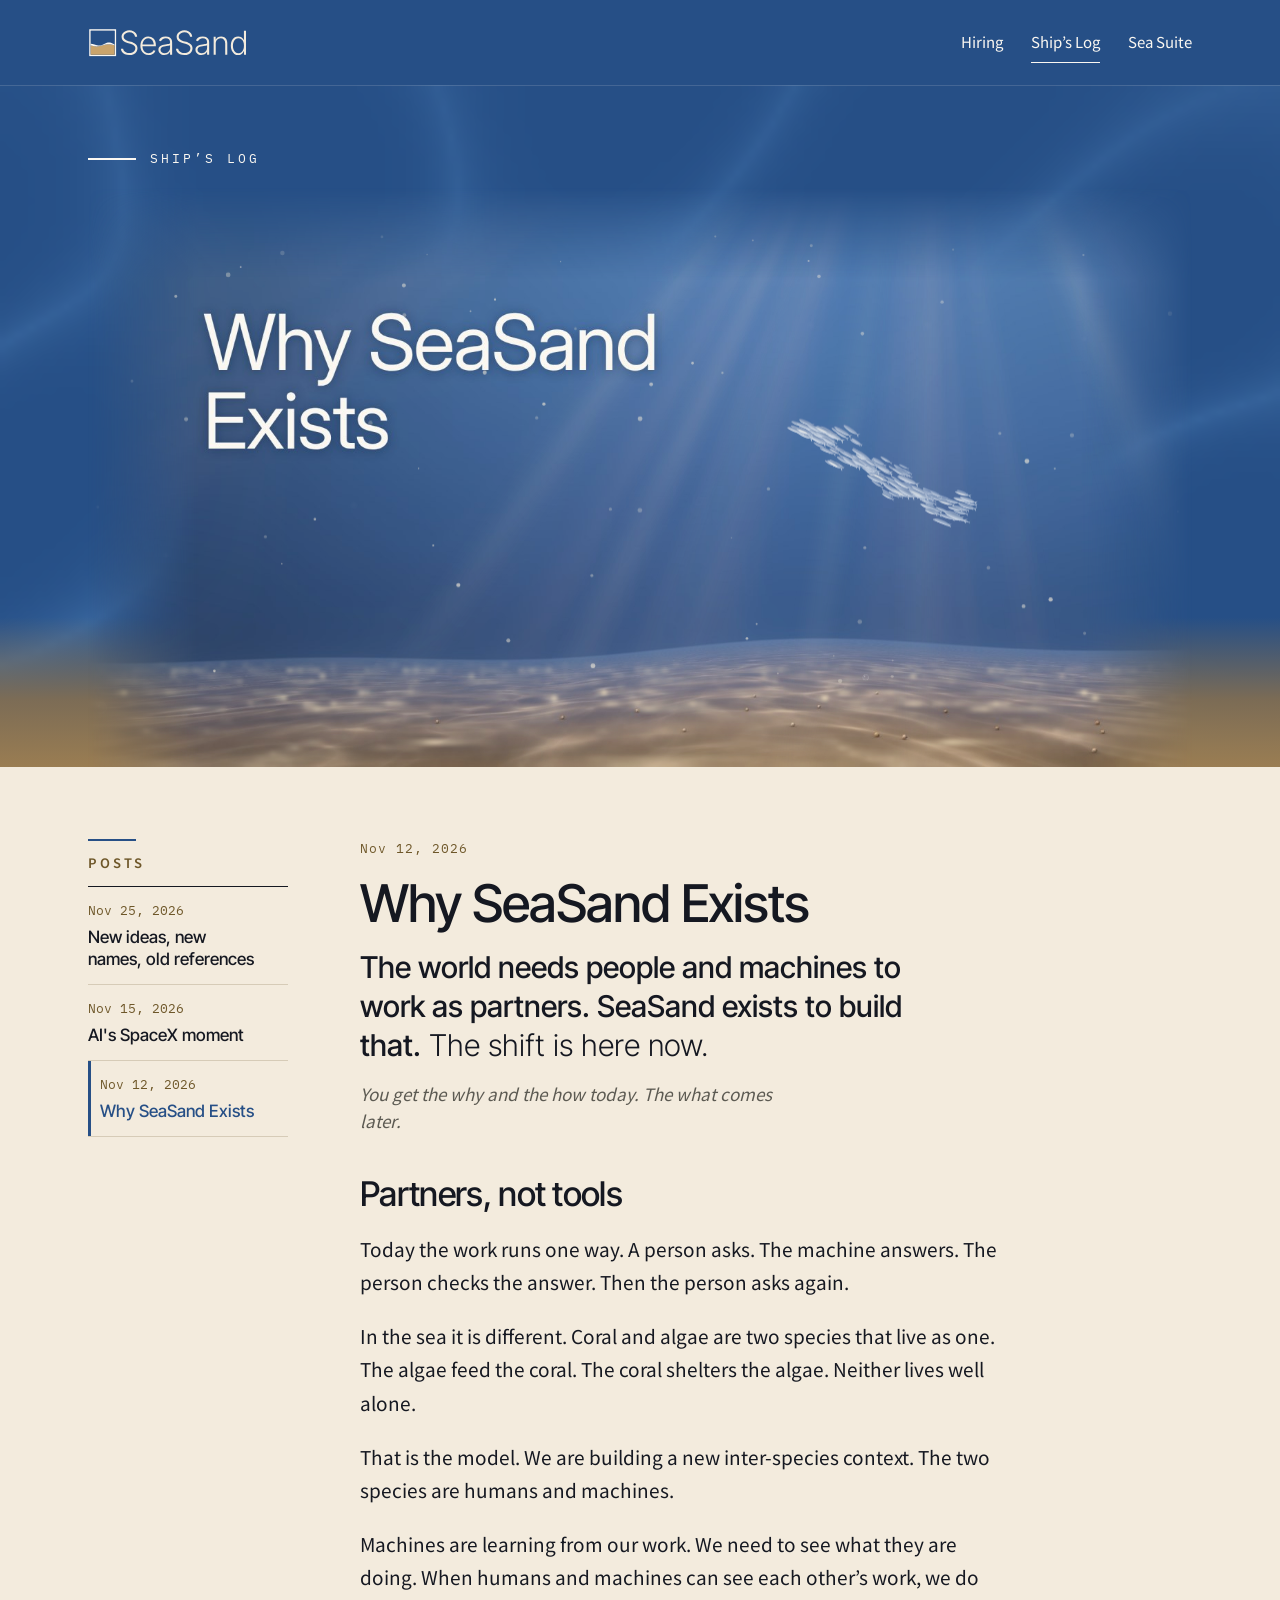
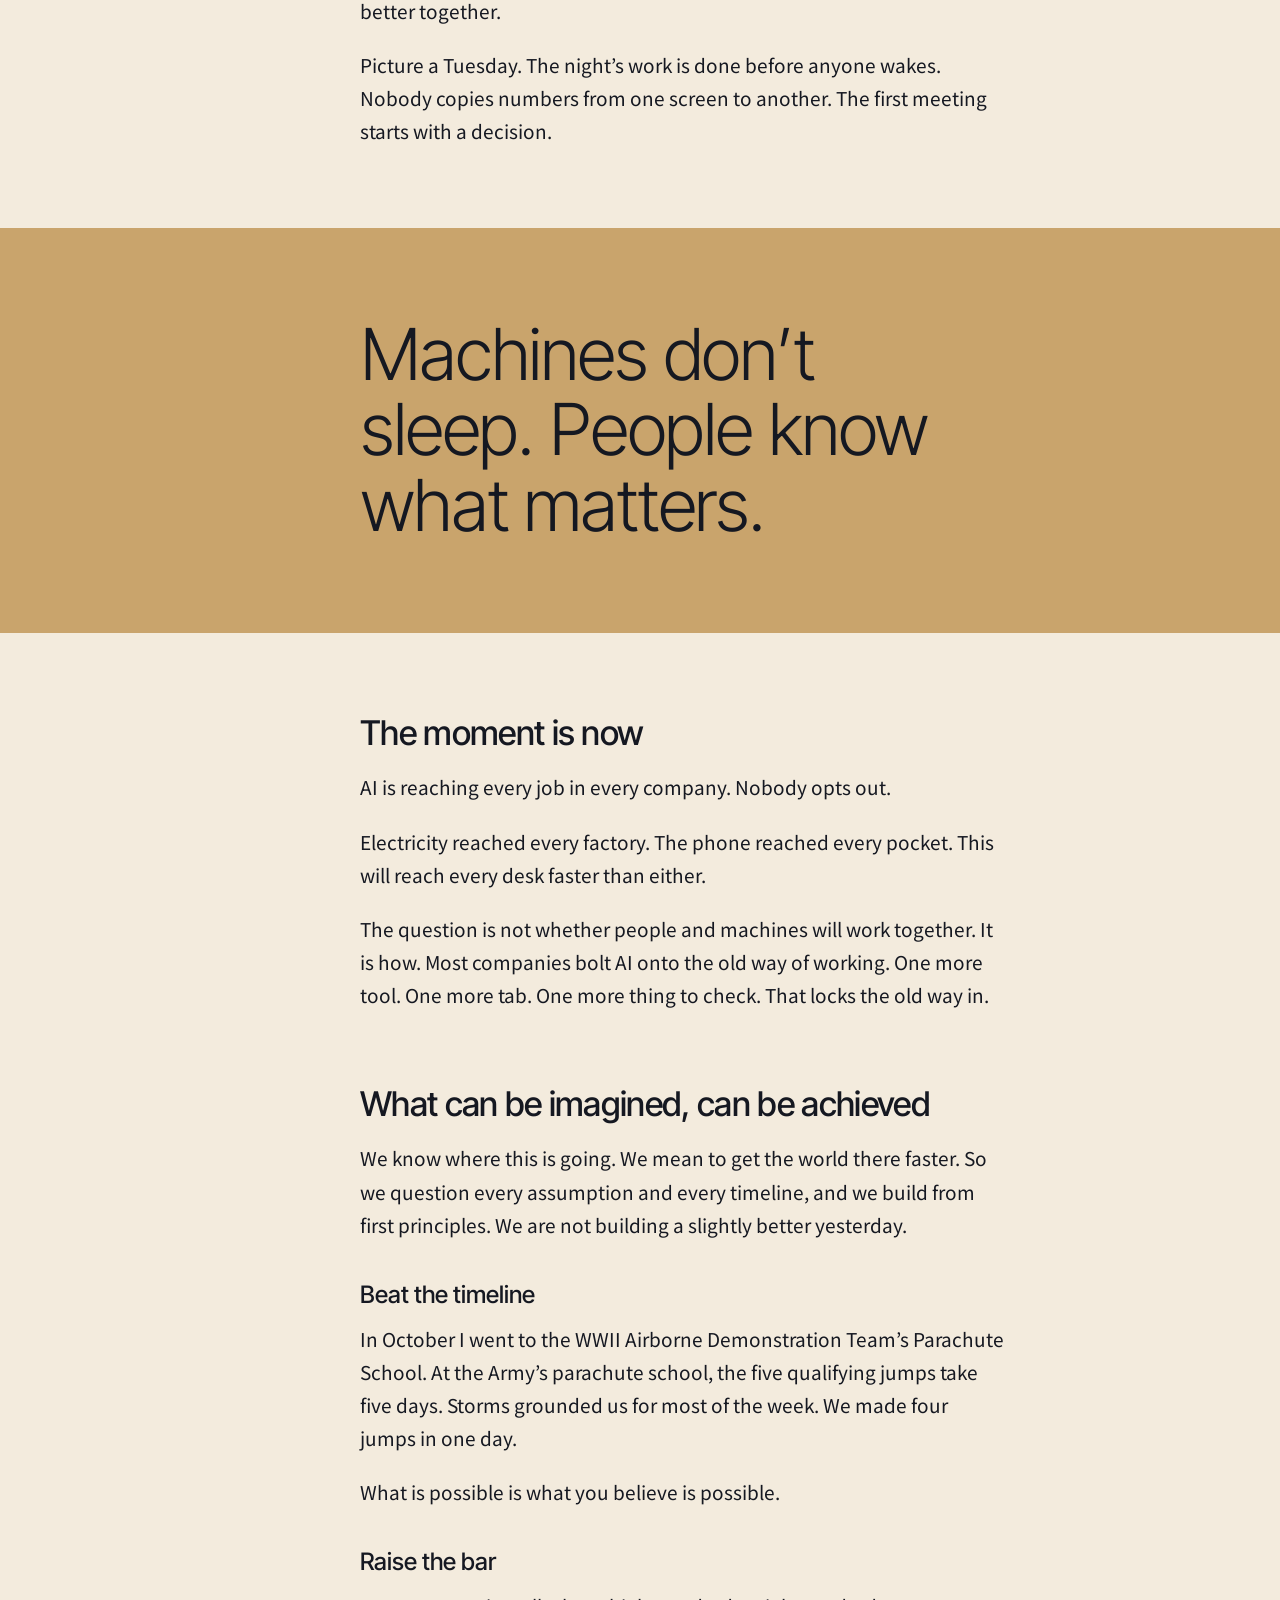
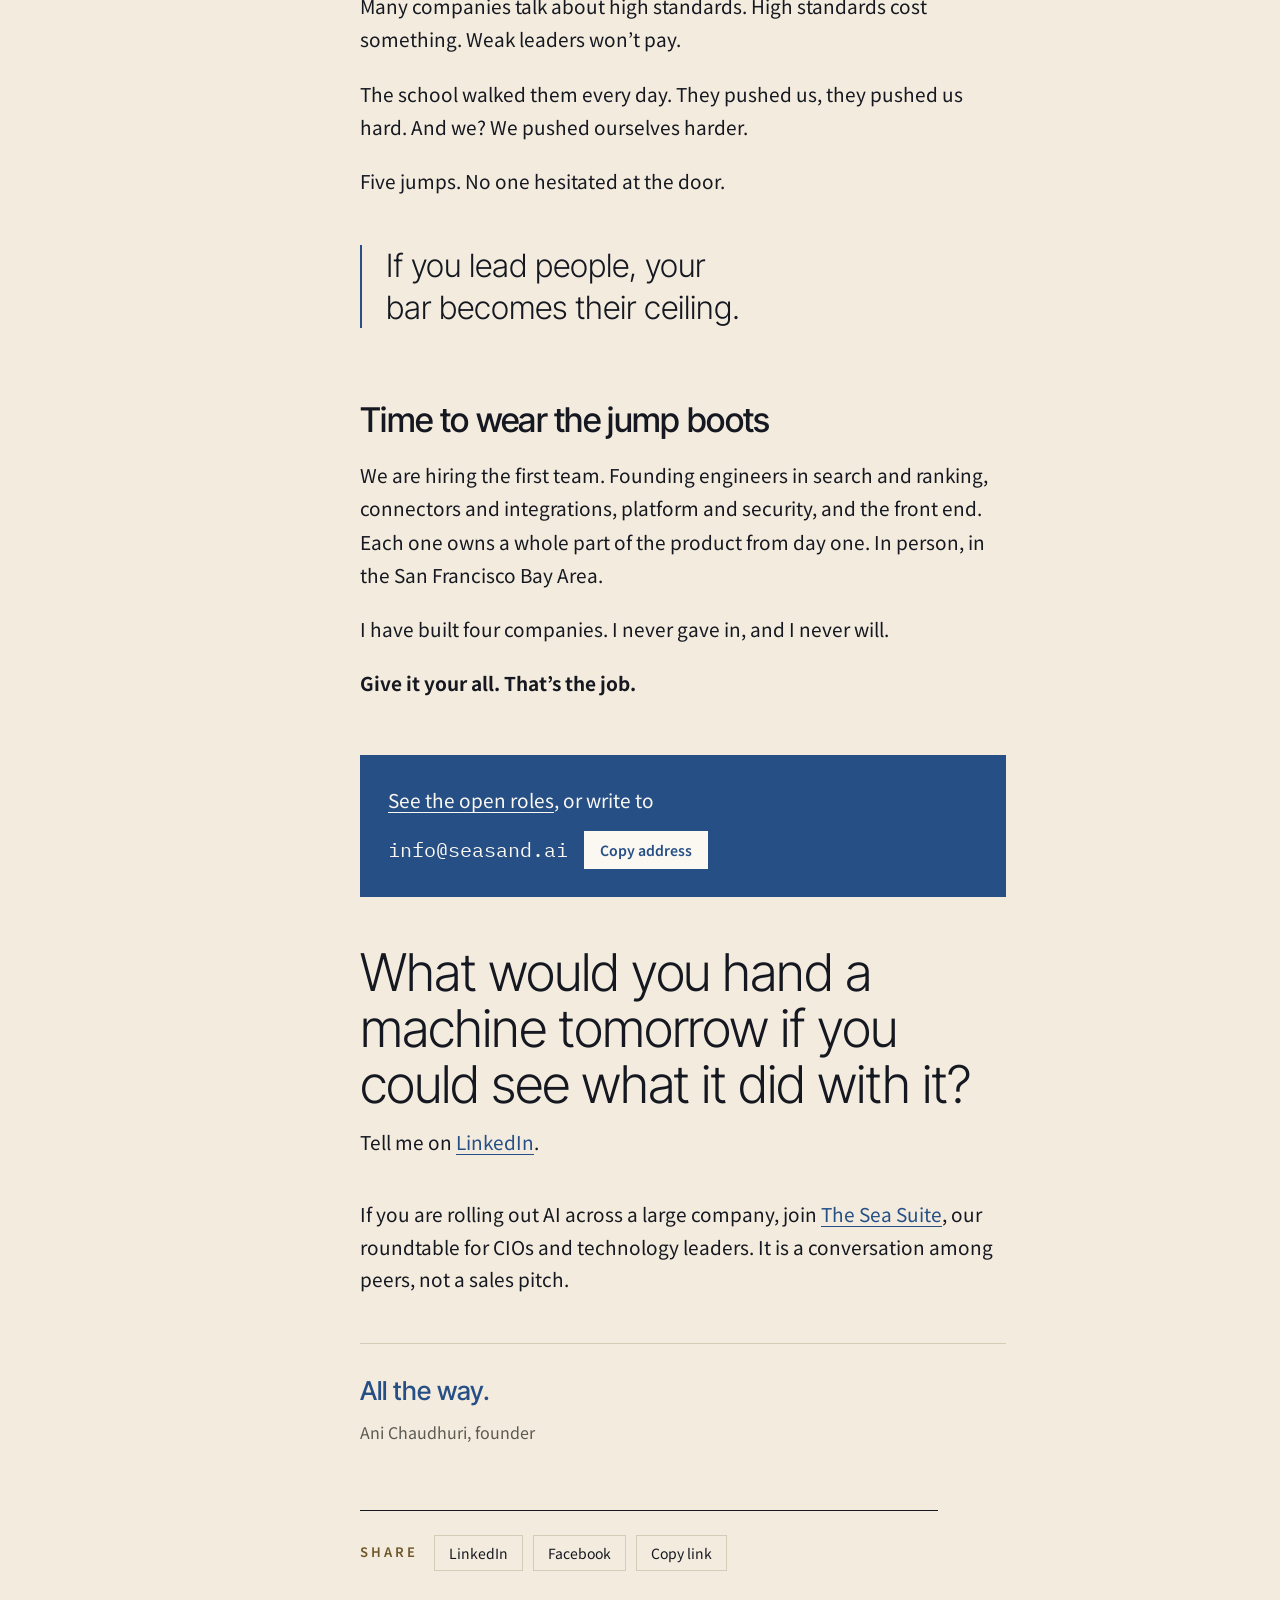
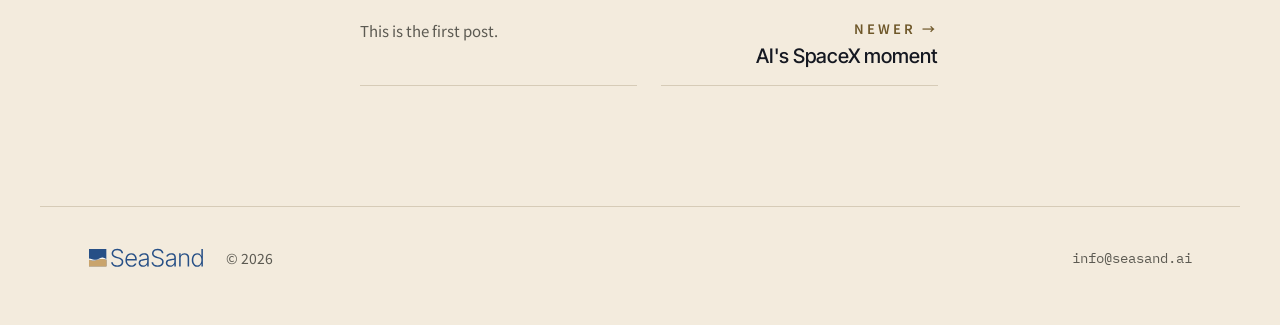
<file: blog/why-seasand/index.html>
<!doctype html>
<html lang="en">
<head>
<meta charset="utf-8">
<meta name="viewport" content="width=device-width, initial-scale=1, viewport-fit=cover">
<title>Why SeaSand Exists · SeaSand</title>
<link rel="canonical" href="https://seasand.ai/blog/why-seasand/">
<meta name="description" content="The world needs people and machines to work as partners. SeaSand exists to build that.">
<meta property="og:site_name" content="SeaSand">
<meta property="og:type" content="article">
<meta property="og:title" content="Why SeaSand Exists">
<meta property="og:description" content="The world needs people and machines to work as partners. SeaSand exists to build that.">
<meta property="og:url" content="https://seasand.ai/blog/why-seasand/">
<meta property="og:image" content="https://seasand.ai/blog/why-seasand/og-v1.jpg">
<meta property="og:image:width" content="1200">
<meta property="og:image:height" content="627">
<meta name="twitter:card" content="summary_large_image">
<meta property="article:published_time" content="2026-11-12">
<link rel="icon" type="image/svg+xml" href="/favicon.svg">
<link rel="apple-touch-icon" href="/apple-touch-icon.png">
<link rel="alternate" type="application/rss+xml" title="SeaSand Ship’s Log" href="/blog/feed.xml">
<link rel="stylesheet" href="https://fonts.googleapis.com/css2?family=Inter+Tight:wght@300;500&family=Noto+Sans+JP:wght@400;600&family=IBM+Plex+Mono:wght@400&display=swap">
<style>
/* SeaSand blog: the home page's own system (tokens, sea band, nav, rail grid, kicker, footer), so /blog/ reads as part of seasand.ai.
   Generated pages inline this file. Edit here, then run: python3 _blog/build.py */
:root {
  --ground: #f3ebdd; --raised: #eae1d0; --hair: #d6cbb7;
  --text: #151821; --text-2: #5c5a52; --gold: #6e5729; --link: #264f86;
  --sea: #264f86; --foam: #fbf8f2; --sand: #c9a46c; --on-sand: #151821; --wm: #264f86;
  --display: "Inter Tight", "Helvetica Neue", Arial, sans-serif;
  --sans: "Noto Sans JP", "Helvetica Neue", Arial, sans-serif;
  --mono: "IBM Plex Mono", "SFMono-Regular", Menlo, Consolas, monospace;
  --rule: 2px; --gut: 16px;
}
@media (min-width: 760px) { :root { --gut: 48px; } }
@media (prefers-color-scheme: dark) {
  :root:not([data-theme="light"]) { --ground: #151821; --raised: #1d2130; --hair: #2e3344; --text: #f3ebdd; --text-2: #a8a9a3; --gold: #c6a664; --link: #f3ebdd; --wm: #f3ebdd; --rule: 4px; color-scheme: dark; }
}
:root[data-theme="dark"] { --ground: #151821; --raised: #1d2130; --hair: #2e3344; --text: #f3ebdd; --text-2: #a8a9a3; --gold: #c6a664; --link: #f3ebdd; --wm: #f3ebdd; --rule: 4px; color-scheme: dark; }
* { box-sizing: border-box; }
html, body { margin: 0; padding: 0; }
html { scroll-behavior: smooth; }
@media (prefers-reduced-motion: reduce) { html { scroll-behavior: auto; } }
body { overflow-x: clip; background: var(--ground); color: var(--text); font-family: var(--sans); font-size: 17px; line-height: 1.6; -webkit-font-smoothing: antialiased; }
.wrap { max-width: 1200px; margin: 0 auto; padding-left: max(16px, env(safe-area-inset-left, 0px)); padding-right: max(16px, env(safe-area-inset-right, 0px)); }
@media (min-width: 760px) { .wrap { padding-left: max(48px, env(safe-area-inset-left, 0px)); padding-right: max(48px, env(safe-area-inset-right, 0px)); } }
a { color: var(--link); text-decoration-thickness: 1px; text-underline-offset: 4px; }
a:focus-visible, button:focus-visible { outline: 2px solid currentColor; outline-offset: 4px; }
.lockup { display: block; height: 30px; width: auto; }
.wm { fill: var(--wm); }

/* Sea band: home page header */
.sea { background: var(--sea); color: var(--foam); }
.sea a { color: var(--foam); }
.top { display: flex; align-items: center; justify-content: space-between; gap: 16px 32px; flex-wrap: wrap; padding-block: 28px; }
.top nav ul { list-style: none; margin: 0; padding: 0; display: flex; flex-wrap: wrap; gap: 4px 28px; }
.top nav a { text-decoration: none; font-size: 15px; display: inline-block; padding-block: 8px; border-bottom: 1px solid transparent; }
.top nav a:hover, .top nav a[aria-current] { border-bottom-color: var(--foam); }
.hero { padding-block: 64px 8px; display: grid; gap: 24px; }
@media (min-width: 760px) { .hero { padding-block: 104px 16px; } }
.hero > * { max-width: 820px; }
.where { margin: 0; font-family: var(--mono); font-size: 13px; letter-spacing: 3px; text-transform: uppercase; display: flex; align-items: center; gap: 14px; flex-wrap: wrap; }
.where::before { content: ""; width: 48px; height: 2px; background: var(--foam); }
.where a { text-decoration: none; }
.where a:hover { text-decoration: underline; }
h1 { margin: 0; font-family: var(--display); font-weight: 300; font-size: clamp(44px, 7.6vw, 104px); line-height: 1; letter-spacing: -0.03em; text-wrap: balance; }
.dek { margin: 0; max-width: 36ch; font-family: var(--display); font-weight: 300; font-size: clamp(22px, 2.4vw, 30px); line-height: 1.3; }
.dek strong { font-weight: 500; }
.dek2 { margin: 0; max-width: 46ch; font-size: 17px; line-height: 1.55; font-style: italic; }
.shore { display: block; width: 100%; height: clamp(56px, 8vw, 120px); margin-top: 40px; margin-bottom: -2px; }
.shore .g { fill: var(--ground); }
.shore .f { fill: var(--foam); stroke: var(--foam); stroke-width: 1px; vector-effect: non-scaling-stroke; }
.sea + .part { position: relative; background: var(--ground); margin-top: -2px; }

/* Ground: home page rail grid */
.part > .wrap { display: grid; grid-template-columns: 1fr; gap: 24px 72px; padding-block: 48px 96px; }
@media (min-width: 960px) { .part > .wrap { grid-template-columns: 200px minmax(0, 1fr); padding-block: 72px 120px; } }
.rail { display: flex; flex-direction: column; gap: 12px; }
.rail::before { content: ""; width: 48px; height: var(--rule); background: var(--sea); }
@media (min-width: 960px) { .rail .stick { position: sticky; top: calc(env(safe-area-inset-top, 0px) + 32px); display: flex; flex-direction: column; gap: 12px; } }
.kicker { margin: 0; font-size: 13px; font-weight: 600; letter-spacing: 3px; text-transform: uppercase; color: var(--gold); }
.rail .who { margin: 0; font-size: 15px; color: var(--text-2); }
.main { min-width: 0; }

/* Index */
.posts { list-style: none; margin: 0; padding: 0; border-top: 1px solid var(--text); max-width: 880px; }
.post-row { border-bottom: 1px solid var(--hair); }
.post-row a { display: grid; grid-template-columns: 1fr auto; gap: 6px 32px; align-items: baseline; padding-block: 28px; color: var(--text); text-decoration: none; }
@media (min-width: 760px) { .post-row a { grid-template-columns: 160px minmax(0, 1fr) auto; } }
.date { margin: 0; font-family: var(--mono); font-size: 14px; color: var(--gold); font-variant-numeric: tabular-nums; }
.post-row .date { grid-column: 1 / -1; }
@media (min-width: 760px) { .post-row .date { grid-column: auto; } }
.post-row .txt { display: grid; gap: 6px; min-width: 0; }
.post-row .t { font-family: var(--display); font-weight: 500; font-size: 24px; line-height: 1.25; letter-spacing: -0.01em; text-wrap: balance; }
.post-row .d { font-size: 16px; color: var(--text-2); }
.post-row .arrow { font-family: var(--mono); color: var(--text-2); transition: transform .2s ease; }
.post-row a:hover .t { text-decoration: underline; text-underline-offset: 6px; text-decoration-thickness: 1px; }
.post-row a:hover .arrow { transform: translateX(3px); }
@media (prefers-reduced-motion: reduce) { .post-row .arrow { transition: none; } }

/* Post */
.prose { max-width: 34em; font-size: 19px; line-height: 1.75; }
.prose section > * { margin: 0 0 1.1em; }
.prose section + section, .prose .statement + section { margin-top: 72px; }
.prose h2 { margin: 0 0 .55em; font-family: var(--display); font-weight: 500; font-size: clamp(26px, 3vw, 34px); line-height: 1.15; letter-spacing: -0.02em; text-wrap: balance; }
.prose blockquote { margin: 1.5em 0; padding-left: 24px; border-left: var(--rule) solid var(--sea); font-family: var(--display); font-weight: 300; font-size: clamp(24px, 2.8vw, 32px); line-height: 1.3; text-wrap: balance; }
.prose blockquote p { margin: 0; }
.statement { --off: calc(max(0px, (100vw - 1200px) / 2) + var(--gut)); background: var(--sand); color: var(--on-sand); width: 100vw; margin: 80px 0 80px calc(-1 * var(--off)); padding-block: clamp(48px, 7vw, 96px); padding-left: var(--off); padding-right: var(--gut); }
@media (min-width: 960px) { .statement { --off: calc(max(0px, (100vw - 1200px) / 2) + var(--gut) + 272px); margin-left: calc(-1 * var(--off)); } }
.statement p { margin: 0; max-width: 16ch; font-family: var(--display); font-weight: 300; font-size: clamp(36px, 5.6vw, 72px); line-height: 1.05; letter-spacing: -0.03em; text-wrap: balance; }
.join { display: grid; gap: 14px; margin-top: 56px; padding: 28px; background: var(--sea); color: var(--foam); max-width: 34em; }
.join p { margin: 0; }
.join .addr { display: flex; flex-wrap: wrap; align-items: center; gap: 12px 16px; }
.join code { font-family: var(--mono); font-size: 20px; user-select: all; }
.join a { color: var(--foam); }
.btn { font: 600 14px var(--sans); color: var(--sea); background: var(--foam); border: 0; padding: 9px 16px; cursor: pointer; }
.ask { margin: 48px 0 0; font-family: var(--display); font-weight: 300; font-size: clamp(30px, 4.2vw, 52px); line-height: 1.08; letter-spacing: -0.02em; text-wrap: balance; max-width: 22ch; }
.prose h3 { margin: 1.6em 0 .5em; font-family: var(--display); font-weight: 500; font-size: clamp(21px, 2.2vw, 24px); line-height: 1.25; }
.ask-sub { margin: 12px 0 0; font-size: 19px; }
.suite { margin: 40px 0 0; max-width: 34em; font-size: 19px; line-height: 1.7; }
.end-rule { max-width: 34em; margin: 48px 0 0; border: 0; border-top: 1px solid var(--hair); }
.sign { display: grid; gap: 4px; margin-top: 24px; }
.sign .allway { font-family: var(--display); font-weight: 500; font-size: 26px; color: var(--link); }
.sign .by { color: var(--text-2); font-size: 16px; }

/* Share */
.share { display: flex; flex-wrap: wrap; align-items: center; gap: 10px; }
.share .lbl { font-size: 13px; font-weight: 600; letter-spacing: 3px; text-transform: uppercase; color: var(--gold); margin-right: 6px; }
.share a, .share button { font: 400 14px var(--sans); color: var(--text); background: transparent; border: 1px solid var(--hair); padding: 7px 14px; text-decoration: none; cursor: pointer; }
.share a:hover, .share button:hover { border-color: var(--text); }
.rail .share { flex-direction: column; align-items: stretch; gap: 8px; }
.rail .share a, .rail .share button { text-align: left; }
.post-end { max-width: 34em; margin-top: 64px; padding-top: 24px; border-top: 1px solid var(--text); display: grid; gap: 32px; }
.pn { display: grid; grid-template-columns: 1fr; gap: 0; }
@media (min-width: 640px) { .pn { grid-template-columns: 1fr 1fr; gap: 24px; } }
.pn a { display: grid; gap: 4px; padding-block: 16px; border-bottom: 1px solid var(--hair); color: var(--text); text-decoration: none; min-width: 0; }
.pn a .k { font-size: 13px; font-weight: 600; letter-spacing: 3px; text-transform: uppercase; color: var(--gold); }
.pn a .t { font-family: var(--display); font-weight: 500; font-size: 20px; line-height: 1.25; }
.pn a:hover .t { text-decoration: underline; text-underline-offset: 5px; }
.pn .newer { text-align: right; }
.pn .none { padding-block: 16px; border-bottom: 1px solid var(--hair); color: var(--text-2); font-size: 15px; }
.allposts { font-family: var(--mono); font-size: 14px; text-decoration: none; }
.allposts:hover { text-decoration: underline; }

.site-foot .wrap { display: flex; flex-wrap: wrap; align-items: center; justify-content: space-between; gap: 16px 32px; padding-block: 40px 56px; font-size: 14px; color: var(--text-2); border-top: 1px solid var(--hair); }
.site-foot .lockup { height: 22px; }
.site-foot .left { display: flex; flex-wrap: wrap; align-items: center; gap: 12px 20px; }
.addr-small { font-family: var(--mono); user-select: all; }

/* ---------- About: Who's building it (moved from the home page, 12 Nov) ---------- */
.founder { display: flex; flex-direction: column; gap: 40px; }
.founder h2 { margin: 0; font-family: var(--display); font-weight: 500; font-size: clamp(30px, 4.2vw, 52px); line-height: 1.08; letter-spacing: -0.02em; text-wrap: balance; }
@media (min-width: 720px) { .founder h2 { white-space: nowrap; font-size: clamp(30px, 3.6vw, 52px); } }
.founder .who { display: flex; flex-wrap: wrap; align-items: baseline; gap: 4px 20px; }
.founder .who .name { margin: 0; font-family: var(--display); font-weight: 500; font-size: 26px; }
.founder .who .role-line { margin: 0; color: var(--text-2); }
.founder .cos { list-style: none; margin: 0; padding: 0; border-top: 1px solid var(--text); }
.founder .co { display: grid; grid-template-columns: 1fr; gap: 2px 28px; align-items: baseline; padding-block: 20px; border-bottom: 1px solid var(--hair); }
@media (min-width: 760px) { .founder .co { grid-template-columns: 150px minmax(0, 1fr) 170px; } }
.founder .co .name { font-family: var(--display); font-weight: 500; font-size: 21px; }
.founder .co .what { color: var(--text-2); }
.founder .co .exit { font-family: var(--mono); font-size: 15px; color: var(--gold); font-variant-numeric: tabular-nums; }
@media (min-width: 760px) { .founder .co .exit { text-align: right; } }
.founder .facts { margin: 0; display: grid; grid-template-columns: 1fr; gap: 0 48px; }
@media (min-width: 760px) { .founder .facts { grid-template-columns: repeat(2, minmax(0, 1fr)); } }
.founder .facts > div { padding-block: 18px; border-bottom: 1px solid var(--hair); display: grid; gap: 4px; align-content: start; }
.founder .facts dt { font-size: 12px; font-weight: 600; letter-spacing: 2.5px; text-transform: uppercase; color: var(--text-2); }
.founder .facts dd { margin: 0; }
.founder .facts dd.jobs { display: grid; gap: 2px; }
.founder .out { margin: 0; }

/* Post 2 (AI's SpaceX moment): video embed and the longer statement line */
.video { margin: 2em 0; display: grid; gap: 10px; }
.video iframe { aspect-ratio: 16 / 9; width: 100%; height: auto; border: 0; display: block; background: var(--sea); }
.video figcaption { font-size: 15px; color: var(--text-2); }
.statement p.long { font-size: clamp(28px, 3.6vw, 44px); max-width: 26ch; }

/* Left nav of posts on every blog page (Ani, 16 Nov): /blog/ opens on the newest post. */
.postnav { display: grid; gap: 12px; }
.postnav ul { list-style: none; margin: 0; padding: 0; border-top: 1px solid var(--text); }
.postnav li { border-bottom: 1px solid var(--hair); }
.postnav a { display: grid; gap: 4px; padding: 14px 0; color: var(--text); text-decoration: none; }
.postnav .date { font-family: var(--mono); font-size: 13px; color: var(--gold); }
.postnav .t { font-family: var(--display); font-weight: 500; font-size: 17px; line-height: 1.3; text-wrap: balance; }
.postnav a:hover .t { text-decoration: underline; text-underline-offset: 4px; text-decoration-thickness: 1px; }
.postnav a[aria-current] { padding-left: 12px; box-shadow: inset 3px 0 0 var(--sea); }
.postnav a[aria-current] .t { color: var(--link); }

/* Sticky top bar (Ani, 16 Nov): same as home, the nav stays on screen while scrolling. */
.bar { position: sticky; top: 0; z-index: 50; background: var(--sea); color: var(--foam); padding-top: env(safe-area-inset-top, 0px); box-shadow: 0 1px 0 rgba(251,248,242,.14); }
.bar a { color: var(--foam); }
.bar .top { padding-block: 18px; }
@media (min-width: 760px) { .bar .top { padding-block: 22px; } }
@media (min-width: 960px) { .rail .stick { top: calc(env(safe-area-inset-top, 0px) + 112px); } }
html { scroll-padding-top: 136px; }
@media (min-width: 760px) { html { scroll-padding-top: 100px; } }

/* Standard top band (Ani, 16 Nov): same as /about/ and /sea-suite/ — moving water, "SeaSand" kicker, page name. */
.sea { position: relative; overflow: hidden; isolation: isolate; }
.sea > .wrap { position: relative; z-index: 1; }
.water { position: absolute; inset: 0; width: 100%; height: 100%; display: block; z-index: 0; pointer-events: none; }
.hero.hero-sub { padding-block: 64px 56px; gap: 20px; }
@media (min-width: 760px) { .hero.hero-sub { padding-block: 104px 80px; } }
.hero .title { margin: 0; font-family: var(--display); font-weight: 300; font-size: clamp(44px, 7.6vw, 104px); line-height: 1; letter-spacing: -0.03em; }
.sea + .part { margin-top: 0; }
/* The post's heading now opens the article column, on sand. */
.post-head { display: grid; gap: 16px; margin-bottom: 40px; max-width: 34em; }
.post-head .date { font-size: 13px; letter-spacing: 1px; }
.post-head h1 { font-weight: 500; font-size: clamp(30px, 4.2vw, 52px); line-height: 1.08; letter-spacing: -0.02em; max-width: 22ch; color: var(--text); }
.post-head .dek { color: var(--text); }
.post-head .dek2 { color: var(--text-2); }
/* Phones: the post comes first, the list of posts after it. From 960px the list is the left nav. */
@media (max-width: 959px) { .part > .wrap > .main { order: -1; } }

/* ---------- Ship's Log cover in the moving water (Designer v1126_1) ---------- */
.sea-cover .hero.hero-sub { padding-block: 40px 0; gap: 18px; }
@media (min-width: 760px) { .sea-cover .hero.hero-sub { padding-block: 64px 0; } }
.cover { position: relative; margin: 0; aspect-ratio: 1600 / 840; max-width: 100%; overflow: hidden; isolation: isolate;
  -webkit-mask-image: linear-gradient(to right, transparent 0, #000 10%, #000 90%, transparent 100%), linear-gradient(to bottom, transparent 0, #000 16%, #000 100%);
  -webkit-mask-composite: source-in; mask-image: linear-gradient(to right, transparent 0, #000 10%, #000 90%, transparent 100%), linear-gradient(to bottom, transparent 0, #000 16%, #000 100%); mask-composite: intersect; }
.cover img { position: absolute; inset: 0; width: 100%; height: 100%; object-fit: cover; display: block; }
/* the same water, laid over the painting: it keeps moving across the light so image and band read as one sea */
.cover .fx { position: absolute; inset: 0; width: 100%; height: 100%; z-index: 1; pointer-events: none; }
.cover .cover-water { position: absolute; inset: 0; width: 100%; height: 100%; z-index: 1; mix-blend-mode: screen; opacity: .12; pointer-events: none; }
.cover-type { position: absolute; z-index: 2; left: 6%; top: 50%; transform: translateY(-50%); width: 44%; display: none; gap: 22px; color: var(--foam); }
.cover[data-dir="c"] .cover-type { display: grid; }
.ct-title { margin: 0; font-family: var(--display); font-weight: 300; font-size: clamp(22px, 3.6vw, 52px); line-height: 1.05; letter-spacing: -0.02em; text-wrap: balance; }
.ct-list { list-style: none; margin: 0; padding: 0; display: grid; gap: 4px; font-family: var(--mono); font-size: clamp(9px, 1.1vw, 15px); color: #ead9bb; }
.ct-list i { font-style: normal; opacity: .7; }
.ct-list .g { color: #e9c77f; }
/* Sand floor (Ani, 25 Nov: "the sand band is missing"): the painting's sand runs to the band's bottom edge, and a sand strip carries it full width. */
.sea-cover { padding-bottom: 0; }
.sea-cover::after { content: ""; position: absolute; left: 0; right: 0; bottom: 0; height: 22%; z-index: 0; pointer-events: none;
  background: linear-gradient(to bottom, rgba(138,112,76,0) 0%, rgba(138,112,76,.85) 55%, #9a7d52 100%); }
</style>
</head>
<body>
<!-- Generated by _blog/build.py. Edit the sources in _blog/, not this file. -->
<div class="bar">
  <div class="wrap">
    <header class="top">
      <a href="/" aria-label="SeaSand, home"><svg class="lockup" role="img" aria-label="SeaSand" xmlns="http://www.w3.org/2000/svg" viewBox="-8 -8 486 90"><title>SeaSand</title><rect x="-2.16" y="-2.16" width="76.32" height="76.32" fill="none" stroke="#fbf8f2" stroke-width="4.32"/><clipPath id="b1"><rect width="72" height="72"/></clipPath><g clip-path="url(#b1)"><rect width="72" height="72" fill="#264f86"/><path d="M-2.16,43.31 L-1.84,43.40 L-1.52,43.49 L-1.21,43.58 L-0.89,43.67 L-0.57,43.76 L-0.25,43.85 L0.07,43.94 L0.38,44.03 L0.70,44.12 L1.02,44.21 L1.34,44.30 L1.66,44.39 L1.97,44.48 L2.29,44.56 L2.61,44.65 L2.93,44.74 L3.25,44.83 L3.56,44.91 L3.88,45.00 L4.20,45.08 L4.52,45.16 L4.84,45.25 L5.15,45.33 L5.47,45.41 L5.79,45.49 L6.11,45.57 L6.43,45.64 L6.74,45.72 L7.06,45.79 L7.38,45.87 L7.70,45.94 L8.02,46.01 L8.33,46.07 L8.65,46.14 L8.97,46.21 L9.29,46.27 L9.61,46.33 L9.92,46.39 L10.24,46.45 L10.56,46.50 L10.88,46.55 L11.20,46.61 L11.51,46.65 L11.83,46.70 L12.15,46.75 L12.47,46.79 L12.79,46.83 L13.10,46.87 L13.42,46.90 L13.74,46.94 L14.06,46.97 L14.38,47.00 L14.69,47.03 L15.01,47.05 L15.33,47.07 L15.65,47.09 L15.97,47.11 L16.28,47.12 L16.60,47.14 L16.92,47.15 L17.24,47.15 L17.56,47.16 L17.87,47.16 L18.19,47.16 L18.51,47.16 L18.83,47.15 L19.15,47.14 L19.46,47.13 L19.78,47.12 L20.10,47.11 L20.42,47.09 L20.74,47.07 L21.05,47.05 L21.37,47.02 L21.69,46.99 L22.01,46.96 L22.33,46.93 L22.64,46.90 L22.96,46.86 L23.28,46.82 L23.60,46.78 L23.92,46.74 L24.23,46.69 L24.55,46.64 L24.87,46.59 L25.19,46.54 L25.51,46.49 L25.82,46.43 L26.14,46.38 L26.46,46.32 L26.78,46.25 L27.10,46.19 L27.41,46.13 L27.73,46.06 L28.05,45.99 L28.37,45.92 L28.69,45.85 L29.00,45.78 L29.32,45.70 L29.64,45.63 L29.96,45.55 L30.28,45.47 L30.59,45.39 L30.91,45.31 L31.23,45.23 L31.55,45.15 L31.87,45.06 L32.18,44.98 L32.50,44.89 L32.82,44.81 L33.14,44.72 L33.46,44.63 L33.77,44.55 L34.09,44.46 L34.41,44.37 L34.73,44.28 L35.05,44.19 L35.36,44.10 L35.68,44.01 L36.00,43.92 L36.32,43.83 L36.64,43.74 L36.95,43.65 L37.27,43.56 L37.59,43.47 L37.91,43.38 L38.23,43.29 L38.54,43.21 L38.86,43.12 L39.18,43.03 L39.50,42.95 L39.82,42.86 L40.13,42.78 L40.45,42.69 L40.77,42.61 L41.09,42.53 L41.41,42.45 L41.72,42.37 L42.04,42.29 L42.36,42.21 L42.68,42.14 L43.00,42.06 L43.31,41.99 L43.63,41.92 L43.95,41.85 L44.27,41.78 L44.59,41.71 L44.90,41.65 L45.22,41.59 L45.54,41.52 L45.86,41.46 L46.18,41.41 L46.49,41.35 L46.81,41.30 L47.13,41.25 L47.45,41.20 L47.77,41.15 L48.08,41.10 L48.40,41.06 L48.72,41.02 L49.04,40.98 L49.36,40.94 L49.67,40.91 L49.99,40.88 L50.31,40.85 L50.63,40.82 L50.95,40.79 L51.26,40.77 L51.58,40.75 L51.90,40.73 L52.22,40.72 L52.54,40.71 L52.85,40.70 L53.17,40.69 L53.49,40.68 L53.81,40.68 L54.13,40.68 L54.44,40.68 L54.76,40.69 L55.08,40.69 L55.40,40.70 L55.72,40.72 L56.03,40.73 L56.35,40.75 L56.67,40.77 L56.99,40.79 L57.31,40.81 L57.62,40.84 L57.94,40.87 L58.26,40.90 L58.58,40.94 L58.90,40.97 L59.21,41.01 L59.53,41.05 L59.85,41.09 L60.17,41.14 L60.49,41.19 L60.80,41.23 L61.12,41.29 L61.44,41.34 L61.76,41.39 L62.08,41.45 L62.39,41.51 L62.71,41.57 L63.03,41.63 L63.35,41.70 L63.67,41.77 L63.98,41.83 L64.30,41.90 L64.62,41.97 L64.94,42.05 L65.26,42.12 L65.57,42.20 L65.89,42.27 L66.21,42.35 L66.53,42.43 L66.85,42.51 L67.16,42.59 L67.48,42.68 L67.80,42.76 L68.12,42.84 L68.44,42.93 L68.75,43.01 L69.07,43.10 L69.39,43.19 L69.71,43.28 L70.03,43.36 L70.34,43.45 L70.66,43.54 L70.98,43.63 L71.30,43.72 L71.62,43.81 L71.93,43.90 L72.25,43.99 L72.57,44.08 L72.89,44.17 L73.21,44.26 L73.52,44.35 L73.84,44.44 L74.16,44.53 L74.16,75.60 L-2.16,75.60 Z" fill="#c9a46c"/><path d="M-2.16,39.26 L-1.84,39.27 L-1.52,39.28 L-1.21,39.30 L-0.89,39.31 L-0.57,39.33 L-0.25,39.35 L0.07,39.37 L0.38,39.39 L0.70,39.41 L1.02,39.44 L1.34,39.47 L1.66,39.50 L1.97,39.53 L2.29,39.57 L2.61,39.61 L2.93,39.65 L3.25,39.69 L3.56,39.74 L3.88,39.79 L4.20,39.84 L4.52,39.89 L4.84,39.94 L5.15,40.00 L5.47,40.06 L5.79,40.12 L6.11,40.19 L6.43,40.25 L6.74,40.32 L7.06,40.39 L7.38,40.47 L7.70,40.54 L8.02,40.62 L8.33,40.70 L8.65,40.78 L8.97,40.86 L9.29,40.94 L9.61,41.03 L9.92,41.12 L10.24,41.21 L10.56,41.30 L10.88,41.39 L11.20,41.48 L11.51,41.57 L11.83,41.67 L12.15,41.76 L12.47,41.86 L12.79,41.95 L13.10,42.05 L13.42,42.15 L13.74,42.24 L14.06,42.34 L14.38,42.44 L14.69,42.53 L15.01,42.63 L15.33,42.72 L15.65,42.82 L15.97,42.91 L16.28,43.00 L16.60,43.10 L16.92,43.19 L17.24,43.28 L17.56,43.36 L17.87,43.45 L18.19,43.53 L18.51,43.61 L18.83,43.69 L19.15,43.77 L19.46,43.85 L19.78,43.92 L20.10,43.99 L20.42,44.05 L20.74,44.12 L21.05,44.18 L21.37,44.23 L21.69,44.29 L22.01,44.34 L22.33,44.39 L22.64,44.43 L22.96,44.47 L23.28,44.50 L23.60,44.53 L23.92,44.56 L24.23,44.58 L24.55,44.60 L24.87,44.62 L25.19,44.63 L25.51,44.63 L25.82,44.63 L26.14,44.63 L26.46,44.62 L26.78,44.60 L27.10,44.59 L27.41,44.56 L27.73,44.54 L28.05,44.50 L28.37,44.47 L28.69,44.42 L29.00,44.38 L29.32,44.32 L29.64,44.27 L29.96,44.21 L30.28,44.14 L30.59,44.07 L30.91,43.99 L31.23,43.91 L31.55,43.83 L31.87,43.74 L32.18,43.64 L32.50,43.55 L32.82,43.44 L33.14,43.34 L33.46,43.23 L33.77,43.11 L34.09,42.99 L34.41,42.87 L34.73,42.75 L35.05,42.62 L35.36,42.49 L35.68,42.35 L36.00,42.21 L36.32,42.07 L36.64,41.93 L36.95,41.78 L37.27,41.63 L37.59,41.48 L37.91,41.33 L38.23,41.17 L38.54,41.02 L38.86,40.86 L39.18,40.70 L39.50,40.54 L39.82,40.38 L40.13,40.21 L40.45,40.05 L40.77,39.89 L41.09,39.73 L41.41,39.56 L41.72,39.40 L42.04,39.24 L42.36,39.08 L42.68,38.92 L43.00,38.76 L43.31,38.60 L43.63,38.44 L43.95,38.29 L44.27,38.14 L44.59,37.99 L44.90,37.84 L45.22,37.69 L45.54,37.55 L45.86,37.41 L46.18,37.27 L46.49,37.14 L46.81,37.01 L47.13,36.88 L47.45,36.76 L47.77,36.64 L48.08,36.53 L48.40,36.42 L48.72,36.31 L49.04,36.21 L49.36,36.11 L49.67,36.02 L49.99,35.93 L50.31,35.85 L50.63,35.77 L50.95,35.70 L51.26,35.64 L51.58,35.58 L51.90,35.52 L52.22,35.47 L52.54,35.43 L52.85,35.39 L53.17,35.36 L53.49,35.33 L53.81,35.31 L54.13,35.30 L54.44,35.29 L54.76,35.29 L55.08,35.29 L55.40,35.30 L55.72,35.32 L56.03,35.34 L56.35,35.37 L56.67,35.41 L56.99,35.45 L57.31,35.49 L57.62,35.54 L57.94,35.60 L58.26,35.66 L58.58,35.73 L58.90,35.81 L59.21,35.88 L59.53,35.97 L59.85,36.06 L60.17,36.15 L60.49,36.25 L60.80,36.36 L61.12,36.47 L61.44,36.58 L61.76,36.70 L62.08,36.82 L62.39,36.95 L62.71,37.08 L63.03,37.22 L63.35,37.35 L63.67,37.50 L63.98,37.64 L64.30,37.79 L64.62,37.94 L64.94,38.09 L65.26,38.25 L65.57,38.41 L65.89,38.57 L66.21,38.73 L66.53,38.89 L66.85,39.06 L67.16,39.22 L67.48,39.39 L67.80,39.56 L68.12,39.73 L68.44,39.90 L68.75,40.07 L69.07,40.24 L69.39,40.41 L69.71,40.58 L70.03,40.74 L70.34,40.91 L70.66,41.08 L70.98,41.24 L71.30,41.41 L71.62,41.57 L71.93,41.73 L72.25,41.89 L72.57,42.04 L72.89,42.20 L73.21,42.35 L73.52,42.49 L73.84,42.64 L74.16,42.78 L74.16,44.53 L73.84,44.44 L73.52,44.35 L73.21,44.26 L72.89,44.17 L72.57,44.08 L72.25,43.99 L71.93,43.90 L71.62,43.81 L71.30,43.72 L70.98,43.63 L70.66,43.54 L70.34,43.45 L70.03,43.36 L69.71,43.28 L69.39,43.19 L69.07,43.10 L68.75,43.01 L68.44,42.93 L68.12,42.84 L67.80,42.76 L67.48,42.68 L67.16,42.59 L66.85,42.51 L66.53,42.43 L66.21,42.35 L65.89,42.27 L65.57,42.20 L65.26,42.12 L64.94,42.05 L64.62,41.97 L64.30,41.90 L63.98,41.83 L63.67,41.77 L63.35,41.70 L63.03,41.63 L62.71,41.57 L62.39,41.51 L62.08,41.45 L61.76,41.39 L61.44,41.34 L61.12,41.29 L60.80,41.23 L60.49,41.19 L60.17,41.14 L59.85,41.09 L59.53,41.05 L59.21,41.01 L58.90,40.97 L58.58,40.94 L58.26,40.90 L57.94,40.87 L57.62,40.84 L57.31,40.81 L56.99,40.79 L56.67,40.77 L56.35,40.75 L56.03,40.73 L55.72,40.72 L55.40,40.70 L55.08,40.69 L54.76,40.69 L54.44,40.68 L54.13,40.68 L53.81,40.68 L53.49,40.68 L53.17,40.69 L52.85,40.70 L52.54,40.71 L52.22,40.72 L51.90,40.73 L51.58,40.75 L51.26,40.77 L50.95,40.79 L50.63,40.82 L50.31,40.85 L49.99,40.88 L49.67,40.91 L49.36,40.94 L49.04,40.98 L48.72,41.02 L48.40,41.06 L48.08,41.10 L47.77,41.15 L47.45,41.20 L47.13,41.25 L46.81,41.30 L46.49,41.35 L46.18,41.41 L45.86,41.46 L45.54,41.52 L45.22,41.59 L44.90,41.65 L44.59,41.71 L44.27,41.78 L43.95,41.85 L43.63,41.92 L43.31,41.99 L43.00,42.06 L42.68,42.14 L42.36,42.21 L42.04,42.29 L41.72,42.37 L41.41,42.45 L41.09,42.53 L40.77,42.61 L40.45,42.69 L40.13,42.78 L39.82,42.86 L39.50,42.95 L39.18,43.03 L38.86,43.12 L38.54,43.21 L38.23,43.29 L37.91,43.38 L37.59,43.47 L37.27,43.56 L36.95,43.65 L36.64,43.74 L36.32,43.83 L36.00,43.92 L35.68,44.01 L35.36,44.10 L35.05,44.19 L34.73,44.28 L34.41,44.37 L34.09,44.46 L33.77,44.55 L33.46,44.63 L33.14,44.72 L32.82,44.81 L32.50,44.89 L32.18,44.98 L31.87,45.06 L31.55,45.15 L31.23,45.23 L30.91,45.31 L30.59,45.39 L30.28,45.47 L29.96,45.55 L29.64,45.63 L29.32,45.70 L29.00,45.78 L28.69,45.85 L28.37,45.92 L28.05,45.99 L27.73,46.06 L27.41,46.13 L27.10,46.19 L26.78,46.25 L26.46,46.32 L26.14,46.38 L25.82,46.43 L25.51,46.49 L25.19,46.54 L24.87,46.59 L24.55,46.64 L24.23,46.69 L23.92,46.74 L23.60,46.78 L23.28,46.82 L22.96,46.86 L22.64,46.90 L22.33,46.93 L22.01,46.96 L21.69,46.99 L21.37,47.02 L21.05,47.05 L20.74,47.07 L20.42,47.09 L20.10,47.11 L19.78,47.12 L19.46,47.13 L19.15,47.14 L18.83,47.15 L18.51,47.16 L18.19,47.16 L17.87,47.16 L17.56,47.16 L17.24,47.15 L16.92,47.15 L16.60,47.14 L16.28,47.12 L15.97,47.11 L15.65,47.09 L15.33,47.07 L15.01,47.05 L14.69,47.03 L14.38,47.00 L14.06,46.97 L13.74,46.94 L13.42,46.90 L13.10,46.87 L12.79,46.83 L12.47,46.79 L12.15,46.75 L11.83,46.70 L11.51,46.65 L11.20,46.61 L10.88,46.55 L10.56,46.50 L10.24,46.45 L9.92,46.39 L9.61,46.33 L9.29,46.27 L8.97,46.21 L8.65,46.14 L8.33,46.07 L8.02,46.01 L7.70,45.94 L7.38,45.87 L7.06,45.79 L6.74,45.72 L6.43,45.64 L6.11,45.57 L5.79,45.49 L5.47,45.41 L5.15,45.33 L4.84,45.25 L4.52,45.16 L4.20,45.08 L3.88,45.00 L3.56,44.91 L3.25,44.83 L2.93,44.74 L2.61,44.65 L2.29,44.56 L1.97,44.48 L1.66,44.39 L1.34,44.30 L1.02,44.21 L0.70,44.12 L0.38,44.03 L0.07,43.94 L-0.25,43.85 L-0.57,43.76 L-0.89,43.67 L-1.21,43.58 L-1.52,43.49 L-1.84,43.40 L-2.16,43.31 Z" fill="#fbf8f2"/></g><g fill="#f3ebdd"><path transform="translate(85.985,72) scale(0.048322,-0.048322)" d="M609.9996337890625 -25.3333740234375Q457.9991455078125 -25.3333740234375 346.1654968261719 24.8333740234375Q234.33184814453125 75.0001220703125 170.33169555664062 164.8336181640625Q106.33154296875 254.6671142578125 97.9981689453125 372.6673583984375H237.3343505859375Q245.00103759765625 284.33428955078125 295.6676330566406 223.16799926757812Q346.334228515625 162.001708984375 428.1672668457031 130.3353271484375Q510.00030517578125 98.6689453125 609.9996337890625 98.6689453125Q721.665771484375 98.6689453125 808.6654968261719 136.16873168945312Q895.6652221679688 173.66851806640625 945.4984436035156 241.00146484375Q995.3316650390625 308.33441162109375 995.3316650390625 398.0006103515625Q995.3316650390625 474.00048828125 955.6648559570312 524.8335266113281Q915.998046875 575.6665649414062 846.1648559570312 610.6661987304688Q776.3316650390625 645.6658325195312 683.33251953125 672.66552734375L505.9989013671875 724.66552734375Q330.66558837890625 776.3320922851562 233.99862670898438 868.9988098144531Q137.3316650390625 961.66552734375 137.3316650390625 1105.3326416015625Q137.3316650390625 1225.3329467773438 201.49853515625 1316.6664123535156Q265.6654052734375 1407.9998779296875 375.9990539550781 1459.333251953125Q486.33270263671875 1510.6666259765625 623.3330078125 1510.6666259765625Q762 1510.6666259765625 868.8336486816406 1459.3332824707031Q975.6672973632812 1407.9999389648438 1038.66748046875 1319.4999389648438Q1101.6676635742188 1230.9999389648438 1106.6676025390625 1118H973.998291015625Q961.6649169921875 1241.9991455078125 864.6651916503906 1315.3317260742188Q767.6654663085938 1388.664306640625 619.3328857421875 1388.664306640625Q516.3331909179688 1388.664306640625 437.00018310546875 1352.8312072753906Q357.66717529296875 1316.9981079101562 313.1673889160156 1254.1651916503906Q268.6676025390625 1191.332275390625 268.6676025390625 1110.6661376953125Q268.6676025390625 1032.9993896484375 312.66790771484375 980.4996337890625Q356.668212890625 927.9998779296875 425.0014953613281 894.8335876464844Q493.33477783203125 861.6672973632812 565.333740234375 840.0009765625L722 794.6678466796875Q792.6658935546875 774.00146484375 863.8325805664062 743.6683349609375Q934.999267578125 713.335205078125 994.6663513183594 667.335205078125Q1054.3334350585938 621.335205078125 1090.5005187988281 554.8348999023438Q1126.6676025390625 488.3345947265625 1126.6676025390625 395.3338623046875Q1126.6676025390625 276.6671142578125 1064.8341979980469 181.33364868164062Q1003.0007934570312 86.00018310546875 887.5005187988281 30.333404541015625Q772.000244140625 -25.3333740234375 609.9996337890625 -25.3333740234375Z"/><path transform="translate(145.179,72) scale(0.048322,-0.048322)" d="M590.6658935546875 -24Q434.66558837890625 -24 319.83209228515625 49.499908447265625Q204.99859619140625 122.99981689453125 142.83187866210938 253.16644287109375Q80.6651611328125 383.33306884765625 80.6651611328125 551.9998779296875Q80.6651611328125 721.3333740234375 142.33184814453125 852.3333740234375Q203.99853515625 983.3333740234375 313.9986877441406 1058.0Q423.99884033203125 1132.6666259765625 568.6658935546875 1132.6666259765625Q659.3323364257812 1132.6666259765625 744.3323974609375 1099.5002136230469Q829.3324584960938 1066.3338012695312 896.9992980957031 998.1673278808594Q964.6661376953125 930.0008544921875 1003.9996337890625 825.3340454101562Q1043.3331298828125 720.667236328125 1043.3331298828125 577.3331298828125V519.3321533203125H170.00048828125V633.334228515625H972.9984130859375L913.6638793945312 589.33349609375Q913.6638793945312 710.666259765625 872.4975891113281 806.8323669433594Q831.331298828125 902.9984741210938 754.1651000976562 958.8314514160156Q676.9989013671875 1014.6644287109375 568.6658935546875 1014.6644287109375Q461.6661376953125 1014.6644287109375 380.9999084472656 958.164794921875Q300.33367919921875 901.6651611328125 255.50070190429688 808.4992370605469Q210.667724609375 715.3333129882812 210.667724609375 604.0010986328125V536.6658935546875Q210.667724609375 402.9996337890625 257.1675720214844 303.5003356933594Q303.66741943359375 204.00103759765625 389.1670227050781 149.00161743164062Q474.6666259765625 94.002197265625 590.6658935546875 94.002197265625Q669.9984741210938 94.002197265625 729.9981689453125 119.16851806640625Q789.9978637695312 144.3348388671875 830.997802734375 186.66799926757812Q871.9977416992188 229.00115966796875 892.6644287109375 278.6683349609375L1016.0003662109375 238.001220703125Q990.3336791992188 168.0003662109375 932.8334350585938 108.33346557617188Q875.3331909179688 48.66656494140625 788.8329162597656 12.333282470703125Q702.3326416015625 -24 590.6658935546875 -24Z"/><path transform="translate(199.252,72) scale(0.048322,-0.048322)" d="M451.33251953125 -25.3333740234375Q349.9989013671875 -25.3333740234375 265.99871826171875 14.333343505859375Q181.99853515625 54.00006103515625 132.331787109375 129.66680908203125Q82.6650390625 205.33355712890625 82.6650390625 312.6669921875Q82.6650390625 395.66778564453125 113.998779296875 452.0013122558594Q145.33251953125 508.3348388671875 202.99954223632812 544.834716796875Q260.66656494140625 581.3345947265625 339.16644287109375 602.5010070800781Q417.66632080078125 623.6674194335938 512.665283203125 635.333984375Q606.665771484375 647.000732421875 671.8323364257812 655.5006408691406Q736.9989013671875 664.0005493164062 770.8319702148438 683.1670837402344Q804.6650390625 702.3336181640625 804.6650390625 744.000244140625V769.9990234375Q804.6650390625 884.6652221679688 736.832275390625 950.3315124511719Q668.99951171875 1015.997802734375 542 1015.997802734375Q421.333251953125 1015.997802734375 345.1669616699219 962.9977722167969Q269.00067138671875 909.9977416992188 238.66748046875 837.9984130859375L114.6650390625 882.6658935546875Q152.99871826171875 973.9998779296875 220.165771484375 1028.8333435058594Q287.33282470703125 1083.6668090820312 370.1663818359375 1108.1667175292969Q452.99993896484375 1132.6666259765625 537.9998779296875 1132.6666259765625Q602.3325805664062 1132.6666259765625 671.3326416015625 1116.0002136230469Q740.3327026367188 1099.3338012695312 800.3330993652344 1058.0005798339844Q860.33349609375 1016.6673583984375 897.5005493164062 943.5003051757812Q934.6676025390625 870.333251953125 934.6676025390625 757.9986572265625V0H804.6650390625V176.6651611328125H797.3316650390625Q774.6653442382812 127.66595458984375 728.6656494140625 81.33291625976562Q682.6659545898438 34.9998779296875 613.6660461425781 4.833251953125Q544.6661376953125 -25.3333740234375 451.33251953125 -25.3333740234375ZM468.6663818359375 92.6688232421875Q571.9996337890625 92.6688232421875 647.3326416015625 138.50180053710938Q722.6656494140625 184.33477783203125 763.6653442382812 261.0006408691406Q804.6650390625 337.66650390625 804.6650390625 428.6651611328125V589.998291015625Q790.3319091796875 576.3316650390625 756.4984130859375 565.3316955566406Q722.6649169921875 554.3317260742188 679.1646728515625 545.9984130859375Q635.6644287109375 537.6651000976562 591.4977111816406 531.831787109375Q547.3309936523438 525.9984741210938 513.3314208984375 521.99853515625Q418.66644287109375 510.33203125 351.33367919921875 485.3323669433594Q284.00091552734375 460.33270263671875 248.33425903320312 417.1663513183594Q212.6676025390625 374 212.6676025390625 306.0001220703125Q212.6676025390625 204.66754150390625 285.50054931640625 148.66818237304688Q358.33349609375 92.6688232421875 468.6663818359375 92.6688232421875Z"/><path transform="translate(251.150,72) scale(0.048322,-0.048322)" d="M609.9996337890625 -25.3333740234375Q457.9991455078125 -25.3333740234375 346.1654968261719 24.8333740234375Q234.33184814453125 75.0001220703125 170.33169555664062 164.8336181640625Q106.33154296875 254.6671142578125 97.9981689453125 372.6673583984375H237.3343505859375Q245.00103759765625 284.33428955078125 295.6676330566406 223.16799926757812Q346.334228515625 162.001708984375 428.1672668457031 130.3353271484375Q510.00030517578125 98.6689453125 609.9996337890625 98.6689453125Q721.665771484375 98.6689453125 808.6654968261719 136.16873168945312Q895.6652221679688 173.66851806640625 945.4984436035156 241.00146484375Q995.3316650390625 308.33441162109375 995.3316650390625 398.0006103515625Q995.3316650390625 474.00048828125 955.6648559570312 524.8335266113281Q915.998046875 575.6665649414062 846.1648559570312 610.6661987304688Q776.3316650390625 645.6658325195312 683.33251953125 672.66552734375L505.9989013671875 724.66552734375Q330.66558837890625 776.3320922851562 233.99862670898438 868.9988098144531Q137.3316650390625 961.66552734375 137.3316650390625 1105.3326416015625Q137.3316650390625 1225.3329467773438 201.49853515625 1316.6664123535156Q265.6654052734375 1407.9998779296875 375.9990539550781 1459.333251953125Q486.33270263671875 1510.6666259765625 623.3330078125 1510.6666259765625Q762 1510.6666259765625 868.8336486816406 1459.3332824707031Q975.6672973632812 1407.9999389648438 1038.66748046875 1319.4999389648438Q1101.6676635742188 1230.9999389648438 1106.6676025390625 1118H973.998291015625Q961.6649169921875 1241.9991455078125 864.6651916503906 1315.3317260742188Q767.6654663085938 1388.664306640625 619.3328857421875 1388.664306640625Q516.3331909179688 1388.664306640625 437.00018310546875 1352.8312072753906Q357.66717529296875 1316.9981079101562 313.1673889160156 1254.1651916503906Q268.6676025390625 1191.332275390625 268.6676025390625 1110.6661376953125Q268.6676025390625 1032.9993896484375 312.66790771484375 980.4996337890625Q356.668212890625 927.9998779296875 425.0014953613281 894.8335876464844Q493.33477783203125 861.6672973632812 565.333740234375 840.0009765625L722 794.6678466796875Q792.6658935546875 774.00146484375 863.8325805664062 743.6683349609375Q934.999267578125 713.335205078125 994.6663513183594 667.335205078125Q1054.3334350585938 621.335205078125 1090.5005187988281 554.8348999023438Q1126.6676025390625 488.3345947265625 1126.6676025390625 395.3338623046875Q1126.6676025390625 276.6671142578125 1064.8341979980469 181.33364868164062Q1003.0007934570312 86.00018310546875 887.5005187988281 30.333404541015625Q772.000244140625 -25.3333740234375 609.9996337890625 -25.3333740234375Z"/><path transform="translate(310.344,72) scale(0.048322,-0.048322)" d="M451.33251953125 -25.3333740234375Q349.9989013671875 -25.3333740234375 265.99871826171875 14.333343505859375Q181.99853515625 54.00006103515625 132.331787109375 129.66680908203125Q82.6650390625 205.33355712890625 82.6650390625 312.6669921875Q82.6650390625 395.66778564453125 113.998779296875 452.0013122558594Q145.33251953125 508.3348388671875 202.99954223632812 544.834716796875Q260.66656494140625 581.3345947265625 339.16644287109375 602.5010070800781Q417.66632080078125 623.6674194335938 512.665283203125 635.333984375Q606.665771484375 647.000732421875 671.8323364257812 655.5006408691406Q736.9989013671875 664.0005493164062 770.8319702148438 683.1670837402344Q804.6650390625 702.3336181640625 804.6650390625 744.000244140625V769.9990234375Q804.6650390625 884.6652221679688 736.832275390625 950.3315124511719Q668.99951171875 1015.997802734375 542 1015.997802734375Q421.333251953125 1015.997802734375 345.1669616699219 962.9977722167969Q269.00067138671875 909.9977416992188 238.66748046875 837.9984130859375L114.6650390625 882.6658935546875Q152.99871826171875 973.9998779296875 220.165771484375 1028.8333435058594Q287.33282470703125 1083.6668090820312 370.1663818359375 1108.1667175292969Q452.99993896484375 1132.6666259765625 537.9998779296875 1132.6666259765625Q602.3325805664062 1132.6666259765625 671.3326416015625 1116.0002136230469Q740.3327026367188 1099.3338012695312 800.3330993652344 1058.0005798339844Q860.33349609375 1016.6673583984375 897.5005493164062 943.5003051757812Q934.6676025390625 870.333251953125 934.6676025390625 757.9986572265625V0H804.6650390625V176.6651611328125H797.3316650390625Q774.6653442382812 127.66595458984375 728.6656494140625 81.33291625976562Q682.6659545898438 34.9998779296875 613.6660461425781 4.833251953125Q544.6661376953125 -25.3333740234375 451.33251953125 -25.3333740234375ZM468.6663818359375 92.6688232421875Q571.9996337890625 92.6688232421875 647.3326416015625 138.50180053710938Q722.6656494140625 184.33477783203125 763.6653442382812 261.0006408691406Q804.6650390625 337.66650390625 804.6650390625 428.6651611328125V589.998291015625Q790.3319091796875 576.3316650390625 756.4984130859375 565.3316955566406Q722.6649169921875 554.3317260742188 679.1646728515625 545.9984130859375Q635.6644287109375 537.6651000976562 591.4977111816406 531.831787109375Q547.3309936523438 525.9984741210938 513.3314208984375 521.99853515625Q418.66644287109375 510.33203125 351.33367919921875 485.3323669433594Q284.00091552734375 460.33270263671875 248.33425903320312 417.1663513183594Q212.6676025390625 374 212.6676025390625 306.0001220703125Q212.6676025390625 204.66754150390625 285.50054931640625 148.66818237304688Q358.33349609375 92.6688232421875 468.6663818359375 92.6688232421875Z"/><path transform="translate(362.242,72) scale(0.048322,-0.048322)" d="M268.000732421875 697.9984130859375V0H139.33154296875V1118H264.0006103515625V941.3333740234375H276.66748046875Q316.00079345703125 1027.6666870117188 399.1672668457031 1079.8333435058594Q482.333740234375 1132 605.333984375 1132Q718.333984375 1132 803.6672973632812 1085.1667175292969Q889.0006103515625 1038.3334350585938 936.8339233398438 947.3332824707031Q984.667236328125 856.3331298828125 984.667236328125 723.33251953125V0H855.998046875V715.332275390625Q855.998046875 852.3319091796875 778.8318786621094 933.1648559570312Q701.6657104492188 1013.997802734375 572.6663208007812 1013.997802734375Q485.33331298828125 1013.997802734375 416.33355712890625 975.4979553222656Q347.33380126953125 936.9981079101562 307.6672668457031 866.4982604980469Q268.000732421875 795.9984130859375 268.000732421875 697.9984130859375Z"/><path transform="translate(416.556,72) scale(0.048322,-0.048322)" d="M539.9993896484375 -24Q402.99920654296875 -24 299.33233642578125 48.66656494140625Q195.66546630859375 121.3331298828125 138.16531372070312 252.16644287109375Q80.6651611328125 382.999755859375 80.6651611328125 556Q80.6651611328125 728.000244140625 138.66531372070312 858.0002136230469Q196.66546630859375 988.0001831054688 300.33233642578125 1060.3334045410156Q403.99920654296875 1132.6666259765625 541.332763671875 1132.6666259765625Q644.3331909179688 1132.6666259765625 711.8329467773438 1096.4999694824219Q779.3327026367188 1060.3333129882812 820.6655883789062 1007.3337707519531Q861.9984741210938 954.334228515625 883.998291015625 904.002197265625H895.331787109375V1490H1024.0009765625V0H899.3319091796875V207.997802734375H883.998291015625Q861.6651611328125 156.99908447265625 819.8322448730469 103.16619873046875Q777.9993286132812 49.33331298828125 709.9995422363281 12.666656494140625Q641.999755859375 -24 539.9993896484375 -24ZM554.66650390625 94.002197265625Q663.6661987304688 94.002197265625 739.8325500488281 153.835205078125Q815.9989013671875 213.668212890625 856.33203125 318.3343811035156Q896.6651611328125 423.00054931640625 896.6651611328125 557.3333740234375Q896.6651611328125 691.6661987304688 856.8320617675781 794.8323364257812Q816.9989624023438 897.9984741210938 740.499267578125 956.3314514160156Q663.9995727539062 1014.6644287109375 554.66650390625 1014.6644287109375Q443.66668701171875 1014.6644287109375 366.8336486816406 953.998046875Q290.0006103515625 893.3316650390625 250.33416748046875 789.8321838378906Q210.667724609375 686.3327026367188 210.667724609375 557.3333740234375Q210.667724609375 427.6673583984375 250.66751098632812 322.6678466796875Q290.66729736328125 217.6683349609375 367.33367919921875 155.83526611328125Q444.00006103515625 94.002197265625 554.66650390625 94.002197265625Z"/></g></svg></a>
      <nav aria-label="Sections">
        <ul>
          <li><a href="/#hiring">Hiring</a></li>
          <li><a href="/blog/" aria-current="page">Ship’s Log</a></li>
          <li><a href="/sea-suite/">Sea Suite</a></li>
        </ul>
      </nav>
    </header>
  </div>
</div>
<div class="sea sea-sub sea-cover">
  <canvas class="water" aria-hidden="true"></canvas>
  <div class="wrap">
    <div class="hero hero-sub">
      <p class="where">Ship’s Log</p>
      <figure class="cover" data-dir="a"><img src="/blog/why-seasand/cover-v1.jpg" alt="A school of silver fish swims an endless figure-eight through shafts of sea light above the sand." width="1600" height="840"><canvas class="fx" aria-hidden="true"></canvas><canvas class="water cover-water" aria-hidden="true"></canvas></figure>
    </div>
  </div>
</div>

<main class="part">
  <div class="wrap">
    <div class="rail"><div class="stick">
      <nav class="postnav" aria-label="Ship’s Log posts">
        <p class="kicker">Posts</p>
        <ul>
          <li><a href="/blog/new-ideas-new-names/"><span class="date"><time datetime="2026-11-25">Nov 25, 2026</time></span><span class="t">New ideas, new names, old references</span></a></li>
          <li><a href="/blog/ais-spacex-moment/"><span class="date"><time datetime="2026-11-15">Nov 15, 2026</time></span><span class="t">AI&#x27;s SpaceX moment</span></a></li>
          <li><a href="/blog/why-seasand/" aria-current="page"><span class="date"><time datetime="2026-11-12">Nov 12, 2026</time></span><span class="t">Why SeaSand Exists</span></a></li>
        </ul>
      </nav>
    </div></div>
    <div class="main">
      <header class="post-head">
        <p class="date"><time datetime="2026-11-12">Nov 12, 2026</time></p>
        <h1>Why SeaSand Exists</h1>
        <p class="dek"><strong>The world needs people and machines to work as partners. SeaSand exists to build that.</strong> The shift is here now.</p>
        <p class="dek2">You get the why and the how today. The what comes later.</p>
      </header>
      <article class="prose">
<section>
        <h2>Partners, not tools</h2>
        <p>Today the work runs one way. A person asks. The machine answers. The person checks the answer. Then the person asks again.</p>
        <p>In the sea it is different. Coral and algae are two species that live as one. The algae feed the coral. The coral shelters the algae. Neither lives well alone.</p>
        <p>That is the model. We are building a new inter-species context. The two species are humans and machines.</p>
        <p>Machines are learning from our work. We need to see what they are doing. When humans and machines can see each other&rsquo;s work, we do better together.</p>
        <p>Picture a Tuesday. The night&rsquo;s work is done before anyone wakes. Nobody copies numbers from one screen to another. The first meeting starts with a decision.</p>
      </section>
      <div class="statement" role="note"><p>Machines don&rsquo;t sleep. People know what matters.</p></div>
      <section>
        <h2>The moment is now</h2>
        <p>AI is reaching every job in every company. Nobody opts out.</p>
        <p>Electricity reached every factory. The phone reached every pocket. This will reach every desk faster than either.</p>
        <p>The question is not whether people and machines will work together. It is how. Most companies bolt AI onto the old way of working. One more tool. One more tab. One more thing to check. That locks the old way in.</p>
      </section>
      <section>
        <h2>What can be imagined, can be achieved</h2>
        <p>We know where this is going. We mean to get the world there faster. So we question every assumption and every timeline, and we build from first principles. We are not building a slightly better yesterday.</p>
        <h3>Beat the timeline</h3>
        <p>In October I went to the WWII Airborne Demonstration Team&rsquo;s Parachute School. At the Army&rsquo;s parachute school, the five qualifying jumps take five days. Storms grounded us for most of the week. We made four jumps in one day.</p>
        <p>What is possible is what you believe is possible.</p>
        <h3>Raise the bar</h3>
        <p>Many companies talk about high standards. High standards cost something. Weak leaders won&rsquo;t pay.</p>
        <p>The school walked them every day. They pushed us, they pushed us hard. And we? We pushed ourselves harder.</p>
        <p>Five jumps. No one hesitated at the door.</p>
        <blockquote><p>If you lead people, your bar becomes their ceiling.</p></blockquote>
      </section>
      <section>
        <h2>Time to wear the jump boots</h2>
        <p>We are hiring the first team. Founding engineers in search and ranking, connectors and integrations, platform and security, and the front end. Each one owns a whole part of the product from day one. In person, in the San Francisco Bay Area.</p>
        <p>I have built four companies. I never gave in, and I never will.</p>
        <p><strong>Give it your all. That&rsquo;s the job.</strong></p>
      </section>
  <div class="join">
    <p><a href="/#hiring">See the open roles</a>, or write to</p>
    <div class="addr"><code class="mail">info@seasand.ai</code><button type="button" class="btn" data-copy="info@seasand.ai">Copy address</button></div>
  </div>
  <p class="ask">What would you hand a machine tomorrow if you could see what it did with it?</p>
  <p class="ask-sub">Tell me on <a href="https://www.linkedin.com/company/144112657/" target="_blank" rel="noopener">LinkedIn</a>.</p>
  <p class="suite">If you are rolling out AI across a large company, join <a href="/sea-suite/">The Sea Suite</a>, our roundtable for CIOs and technology leaders. It is a conversation among peers, not a sales pitch.</p>
  <hr class="end-rule">
  <div class="sign"><span class="allway">All the way.</span><span class="by">Ani Chaudhuri, founder</span></div>

      </article>
      <div class="post-end">
        <div class="share " aria-label="Share this post">
          <span class="lbl">Share</span>
          <a href="https://www.linkedin.com/sharing/share-offsite/?url=https%3A%2F%2Fseasand.ai%2Fblog%2Fwhy-seasand%2F" target="_blank" rel="noopener">LinkedIn</a>
          <a href="https://www.facebook.com/sharer/sharer.php?u=https%3A%2F%2Fseasand.ai%2Fblog%2Fwhy-seasand%2F" target="_blank" rel="noopener">Facebook</a>
          <button type="button" data-copy="https://seasand.ai/blog/why-seasand/">Copy link</button>
        </div>
        <nav class="pn" aria-label="Older and newer posts">
          <span class="none">This is the first post.</span>
          <a class="newer" href="/blog/ais-spacex-moment/"><span class="k">Newer &#8594;</span><span class="t">AI&#x27;s SpaceX moment</span></a>
        </nav>
      </div>
    </div>
  </div>
</main>

<footer class="site-foot">
  <div class="wrap">
    <div class="left"><svg class="lockup" role="img" aria-label="SeaSand" xmlns="http://www.w3.org/2000/svg" viewBox="-4 -8 482 90"><title>SeaSand</title><clipPath id="b2"><rect width="72" height="72"/></clipPath><g clip-path="url(#b2)"><rect width="72" height="72" fill="#264f86"/><path d="M-2.16,43.31 L-1.84,43.40 L-1.52,43.49 L-1.21,43.58 L-0.89,43.67 L-0.57,43.76 L-0.25,43.85 L0.07,43.94 L0.38,44.03 L0.70,44.12 L1.02,44.21 L1.34,44.30 L1.66,44.39 L1.97,44.48 L2.29,44.56 L2.61,44.65 L2.93,44.74 L3.25,44.83 L3.56,44.91 L3.88,45.00 L4.20,45.08 L4.52,45.16 L4.84,45.25 L5.15,45.33 L5.47,45.41 L5.79,45.49 L6.11,45.57 L6.43,45.64 L6.74,45.72 L7.06,45.79 L7.38,45.87 L7.70,45.94 L8.02,46.01 L8.33,46.07 L8.65,46.14 L8.97,46.21 L9.29,46.27 L9.61,46.33 L9.92,46.39 L10.24,46.45 L10.56,46.50 L10.88,46.55 L11.20,46.61 L11.51,46.65 L11.83,46.70 L12.15,46.75 L12.47,46.79 L12.79,46.83 L13.10,46.87 L13.42,46.90 L13.74,46.94 L14.06,46.97 L14.38,47.00 L14.69,47.03 L15.01,47.05 L15.33,47.07 L15.65,47.09 L15.97,47.11 L16.28,47.12 L16.60,47.14 L16.92,47.15 L17.24,47.15 L17.56,47.16 L17.87,47.16 L18.19,47.16 L18.51,47.16 L18.83,47.15 L19.15,47.14 L19.46,47.13 L19.78,47.12 L20.10,47.11 L20.42,47.09 L20.74,47.07 L21.05,47.05 L21.37,47.02 L21.69,46.99 L22.01,46.96 L22.33,46.93 L22.64,46.90 L22.96,46.86 L23.28,46.82 L23.60,46.78 L23.92,46.74 L24.23,46.69 L24.55,46.64 L24.87,46.59 L25.19,46.54 L25.51,46.49 L25.82,46.43 L26.14,46.38 L26.46,46.32 L26.78,46.25 L27.10,46.19 L27.41,46.13 L27.73,46.06 L28.05,45.99 L28.37,45.92 L28.69,45.85 L29.00,45.78 L29.32,45.70 L29.64,45.63 L29.96,45.55 L30.28,45.47 L30.59,45.39 L30.91,45.31 L31.23,45.23 L31.55,45.15 L31.87,45.06 L32.18,44.98 L32.50,44.89 L32.82,44.81 L33.14,44.72 L33.46,44.63 L33.77,44.55 L34.09,44.46 L34.41,44.37 L34.73,44.28 L35.05,44.19 L35.36,44.10 L35.68,44.01 L36.00,43.92 L36.32,43.83 L36.64,43.74 L36.95,43.65 L37.27,43.56 L37.59,43.47 L37.91,43.38 L38.23,43.29 L38.54,43.21 L38.86,43.12 L39.18,43.03 L39.50,42.95 L39.82,42.86 L40.13,42.78 L40.45,42.69 L40.77,42.61 L41.09,42.53 L41.41,42.45 L41.72,42.37 L42.04,42.29 L42.36,42.21 L42.68,42.14 L43.00,42.06 L43.31,41.99 L43.63,41.92 L43.95,41.85 L44.27,41.78 L44.59,41.71 L44.90,41.65 L45.22,41.59 L45.54,41.52 L45.86,41.46 L46.18,41.41 L46.49,41.35 L46.81,41.30 L47.13,41.25 L47.45,41.20 L47.77,41.15 L48.08,41.10 L48.40,41.06 L48.72,41.02 L49.04,40.98 L49.36,40.94 L49.67,40.91 L49.99,40.88 L50.31,40.85 L50.63,40.82 L50.95,40.79 L51.26,40.77 L51.58,40.75 L51.90,40.73 L52.22,40.72 L52.54,40.71 L52.85,40.70 L53.17,40.69 L53.49,40.68 L53.81,40.68 L54.13,40.68 L54.44,40.68 L54.76,40.69 L55.08,40.69 L55.40,40.70 L55.72,40.72 L56.03,40.73 L56.35,40.75 L56.67,40.77 L56.99,40.79 L57.31,40.81 L57.62,40.84 L57.94,40.87 L58.26,40.90 L58.58,40.94 L58.90,40.97 L59.21,41.01 L59.53,41.05 L59.85,41.09 L60.17,41.14 L60.49,41.19 L60.80,41.23 L61.12,41.29 L61.44,41.34 L61.76,41.39 L62.08,41.45 L62.39,41.51 L62.71,41.57 L63.03,41.63 L63.35,41.70 L63.67,41.77 L63.98,41.83 L64.30,41.90 L64.62,41.97 L64.94,42.05 L65.26,42.12 L65.57,42.20 L65.89,42.27 L66.21,42.35 L66.53,42.43 L66.85,42.51 L67.16,42.59 L67.48,42.68 L67.80,42.76 L68.12,42.84 L68.44,42.93 L68.75,43.01 L69.07,43.10 L69.39,43.19 L69.71,43.28 L70.03,43.36 L70.34,43.45 L70.66,43.54 L70.98,43.63 L71.30,43.72 L71.62,43.81 L71.93,43.90 L72.25,43.99 L72.57,44.08 L72.89,44.17 L73.21,44.26 L73.52,44.35 L73.84,44.44 L74.16,44.53 L74.16,75.60 L-2.16,75.60 Z" fill="#c9a46c"/><path d="M-2.16,39.26 L-1.84,39.27 L-1.52,39.28 L-1.21,39.30 L-0.89,39.31 L-0.57,39.33 L-0.25,39.35 L0.07,39.37 L0.38,39.39 L0.70,39.41 L1.02,39.44 L1.34,39.47 L1.66,39.50 L1.97,39.53 L2.29,39.57 L2.61,39.61 L2.93,39.65 L3.25,39.69 L3.56,39.74 L3.88,39.79 L4.20,39.84 L4.52,39.89 L4.84,39.94 L5.15,40.00 L5.47,40.06 L5.79,40.12 L6.11,40.19 L6.43,40.25 L6.74,40.32 L7.06,40.39 L7.38,40.47 L7.70,40.54 L8.02,40.62 L8.33,40.70 L8.65,40.78 L8.97,40.86 L9.29,40.94 L9.61,41.03 L9.92,41.12 L10.24,41.21 L10.56,41.30 L10.88,41.39 L11.20,41.48 L11.51,41.57 L11.83,41.67 L12.15,41.76 L12.47,41.86 L12.79,41.95 L13.10,42.05 L13.42,42.15 L13.74,42.24 L14.06,42.34 L14.38,42.44 L14.69,42.53 L15.01,42.63 L15.33,42.72 L15.65,42.82 L15.97,42.91 L16.28,43.00 L16.60,43.10 L16.92,43.19 L17.24,43.28 L17.56,43.36 L17.87,43.45 L18.19,43.53 L18.51,43.61 L18.83,43.69 L19.15,43.77 L19.46,43.85 L19.78,43.92 L20.10,43.99 L20.42,44.05 L20.74,44.12 L21.05,44.18 L21.37,44.23 L21.69,44.29 L22.01,44.34 L22.33,44.39 L22.64,44.43 L22.96,44.47 L23.28,44.50 L23.60,44.53 L23.92,44.56 L24.23,44.58 L24.55,44.60 L24.87,44.62 L25.19,44.63 L25.51,44.63 L25.82,44.63 L26.14,44.63 L26.46,44.62 L26.78,44.60 L27.10,44.59 L27.41,44.56 L27.73,44.54 L28.05,44.50 L28.37,44.47 L28.69,44.42 L29.00,44.38 L29.32,44.32 L29.64,44.27 L29.96,44.21 L30.28,44.14 L30.59,44.07 L30.91,43.99 L31.23,43.91 L31.55,43.83 L31.87,43.74 L32.18,43.64 L32.50,43.55 L32.82,43.44 L33.14,43.34 L33.46,43.23 L33.77,43.11 L34.09,42.99 L34.41,42.87 L34.73,42.75 L35.05,42.62 L35.36,42.49 L35.68,42.35 L36.00,42.21 L36.32,42.07 L36.64,41.93 L36.95,41.78 L37.27,41.63 L37.59,41.48 L37.91,41.33 L38.23,41.17 L38.54,41.02 L38.86,40.86 L39.18,40.70 L39.50,40.54 L39.82,40.38 L40.13,40.21 L40.45,40.05 L40.77,39.89 L41.09,39.73 L41.41,39.56 L41.72,39.40 L42.04,39.24 L42.36,39.08 L42.68,38.92 L43.00,38.76 L43.31,38.60 L43.63,38.44 L43.95,38.29 L44.27,38.14 L44.59,37.99 L44.90,37.84 L45.22,37.69 L45.54,37.55 L45.86,37.41 L46.18,37.27 L46.49,37.14 L46.81,37.01 L47.13,36.88 L47.45,36.76 L47.77,36.64 L48.08,36.53 L48.40,36.42 L48.72,36.31 L49.04,36.21 L49.36,36.11 L49.67,36.02 L49.99,35.93 L50.31,35.85 L50.63,35.77 L50.95,35.70 L51.26,35.64 L51.58,35.58 L51.90,35.52 L52.22,35.47 L52.54,35.43 L52.85,35.39 L53.17,35.36 L53.49,35.33 L53.81,35.31 L54.13,35.30 L54.44,35.29 L54.76,35.29 L55.08,35.29 L55.40,35.30 L55.72,35.32 L56.03,35.34 L56.35,35.37 L56.67,35.41 L56.99,35.45 L57.31,35.49 L57.62,35.54 L57.94,35.60 L58.26,35.66 L58.58,35.73 L58.90,35.81 L59.21,35.88 L59.53,35.97 L59.85,36.06 L60.17,36.15 L60.49,36.25 L60.80,36.36 L61.12,36.47 L61.44,36.58 L61.76,36.70 L62.08,36.82 L62.39,36.95 L62.71,37.08 L63.03,37.22 L63.35,37.35 L63.67,37.50 L63.98,37.64 L64.30,37.79 L64.62,37.94 L64.94,38.09 L65.26,38.25 L65.57,38.41 L65.89,38.57 L66.21,38.73 L66.53,38.89 L66.85,39.06 L67.16,39.22 L67.48,39.39 L67.80,39.56 L68.12,39.73 L68.44,39.90 L68.75,40.07 L69.07,40.24 L69.39,40.41 L69.71,40.58 L70.03,40.74 L70.34,40.91 L70.66,41.08 L70.98,41.24 L71.30,41.41 L71.62,41.57 L71.93,41.73 L72.25,41.89 L72.57,42.04 L72.89,42.20 L73.21,42.35 L73.52,42.49 L73.84,42.64 L74.16,42.78 L74.16,44.53 L73.84,44.44 L73.52,44.35 L73.21,44.26 L72.89,44.17 L72.57,44.08 L72.25,43.99 L71.93,43.90 L71.62,43.81 L71.30,43.72 L70.98,43.63 L70.66,43.54 L70.34,43.45 L70.03,43.36 L69.71,43.28 L69.39,43.19 L69.07,43.10 L68.75,43.01 L68.44,42.93 L68.12,42.84 L67.80,42.76 L67.48,42.68 L67.16,42.59 L66.85,42.51 L66.53,42.43 L66.21,42.35 L65.89,42.27 L65.57,42.20 L65.26,42.12 L64.94,42.05 L64.62,41.97 L64.30,41.90 L63.98,41.83 L63.67,41.77 L63.35,41.70 L63.03,41.63 L62.71,41.57 L62.39,41.51 L62.08,41.45 L61.76,41.39 L61.44,41.34 L61.12,41.29 L60.80,41.23 L60.49,41.19 L60.17,41.14 L59.85,41.09 L59.53,41.05 L59.21,41.01 L58.90,40.97 L58.58,40.94 L58.26,40.90 L57.94,40.87 L57.62,40.84 L57.31,40.81 L56.99,40.79 L56.67,40.77 L56.35,40.75 L56.03,40.73 L55.72,40.72 L55.40,40.70 L55.08,40.69 L54.76,40.69 L54.44,40.68 L54.13,40.68 L53.81,40.68 L53.49,40.68 L53.17,40.69 L52.85,40.70 L52.54,40.71 L52.22,40.72 L51.90,40.73 L51.58,40.75 L51.26,40.77 L50.95,40.79 L50.63,40.82 L50.31,40.85 L49.99,40.88 L49.67,40.91 L49.36,40.94 L49.04,40.98 L48.72,41.02 L48.40,41.06 L48.08,41.10 L47.77,41.15 L47.45,41.20 L47.13,41.25 L46.81,41.30 L46.49,41.35 L46.18,41.41 L45.86,41.46 L45.54,41.52 L45.22,41.59 L44.90,41.65 L44.59,41.71 L44.27,41.78 L43.95,41.85 L43.63,41.92 L43.31,41.99 L43.00,42.06 L42.68,42.14 L42.36,42.21 L42.04,42.29 L41.72,42.37 L41.41,42.45 L41.09,42.53 L40.77,42.61 L40.45,42.69 L40.13,42.78 L39.82,42.86 L39.50,42.95 L39.18,43.03 L38.86,43.12 L38.54,43.21 L38.23,43.29 L37.91,43.38 L37.59,43.47 L37.27,43.56 L36.95,43.65 L36.64,43.74 L36.32,43.83 L36.00,43.92 L35.68,44.01 L35.36,44.10 L35.05,44.19 L34.73,44.28 L34.41,44.37 L34.09,44.46 L33.77,44.55 L33.46,44.63 L33.14,44.72 L32.82,44.81 L32.50,44.89 L32.18,44.98 L31.87,45.06 L31.55,45.15 L31.23,45.23 L30.91,45.31 L30.59,45.39 L30.28,45.47 L29.96,45.55 L29.64,45.63 L29.32,45.70 L29.00,45.78 L28.69,45.85 L28.37,45.92 L28.05,45.99 L27.73,46.06 L27.41,46.13 L27.10,46.19 L26.78,46.25 L26.46,46.32 L26.14,46.38 L25.82,46.43 L25.51,46.49 L25.19,46.54 L24.87,46.59 L24.55,46.64 L24.23,46.69 L23.92,46.74 L23.60,46.78 L23.28,46.82 L22.96,46.86 L22.64,46.90 L22.33,46.93 L22.01,46.96 L21.69,46.99 L21.37,47.02 L21.05,47.05 L20.74,47.07 L20.42,47.09 L20.10,47.11 L19.78,47.12 L19.46,47.13 L19.15,47.14 L18.83,47.15 L18.51,47.16 L18.19,47.16 L17.87,47.16 L17.56,47.16 L17.24,47.15 L16.92,47.15 L16.60,47.14 L16.28,47.12 L15.97,47.11 L15.65,47.09 L15.33,47.07 L15.01,47.05 L14.69,47.03 L14.38,47.00 L14.06,46.97 L13.74,46.94 L13.42,46.90 L13.10,46.87 L12.79,46.83 L12.47,46.79 L12.15,46.75 L11.83,46.70 L11.51,46.65 L11.20,46.61 L10.88,46.55 L10.56,46.50 L10.24,46.45 L9.92,46.39 L9.61,46.33 L9.29,46.27 L8.97,46.21 L8.65,46.14 L8.33,46.07 L8.02,46.01 L7.70,45.94 L7.38,45.87 L7.06,45.79 L6.74,45.72 L6.43,45.64 L6.11,45.57 L5.79,45.49 L5.47,45.41 L5.15,45.33 L4.84,45.25 L4.52,45.16 L4.20,45.08 L3.88,45.00 L3.56,44.91 L3.25,44.83 L2.93,44.74 L2.61,44.65 L2.29,44.56 L1.97,44.48 L1.66,44.39 L1.34,44.30 L1.02,44.21 L0.70,44.12 L0.38,44.03 L0.07,43.94 L-0.25,43.85 L-0.57,43.76 L-0.89,43.67 L-1.21,43.58 L-1.52,43.49 L-1.84,43.40 L-2.16,43.31 Z" fill="#fbf8f2"/></g><g class="wm"><path transform="translate(85.985,72) scale(0.048322,-0.048322)" d="M609.9996337890625 -25.3333740234375Q457.9991455078125 -25.3333740234375 346.1654968261719 24.8333740234375Q234.33184814453125 75.0001220703125 170.33169555664062 164.8336181640625Q106.33154296875 254.6671142578125 97.9981689453125 372.6673583984375H237.3343505859375Q245.00103759765625 284.33428955078125 295.6676330566406 223.16799926757812Q346.334228515625 162.001708984375 428.1672668457031 130.3353271484375Q510.00030517578125 98.6689453125 609.9996337890625 98.6689453125Q721.665771484375 98.6689453125 808.6654968261719 136.16873168945312Q895.6652221679688 173.66851806640625 945.4984436035156 241.00146484375Q995.3316650390625 308.33441162109375 995.3316650390625 398.0006103515625Q995.3316650390625 474.00048828125 955.6648559570312 524.8335266113281Q915.998046875 575.6665649414062 846.1648559570312 610.6661987304688Q776.3316650390625 645.6658325195312 683.33251953125 672.66552734375L505.9989013671875 724.66552734375Q330.66558837890625 776.3320922851562 233.99862670898438 868.9988098144531Q137.3316650390625 961.66552734375 137.3316650390625 1105.3326416015625Q137.3316650390625 1225.3329467773438 201.49853515625 1316.6664123535156Q265.6654052734375 1407.9998779296875 375.9990539550781 1459.333251953125Q486.33270263671875 1510.6666259765625 623.3330078125 1510.6666259765625Q762 1510.6666259765625 868.8336486816406 1459.3332824707031Q975.6672973632812 1407.9999389648438 1038.66748046875 1319.4999389648438Q1101.6676635742188 1230.9999389648438 1106.6676025390625 1118H973.998291015625Q961.6649169921875 1241.9991455078125 864.6651916503906 1315.3317260742188Q767.6654663085938 1388.664306640625 619.3328857421875 1388.664306640625Q516.3331909179688 1388.664306640625 437.00018310546875 1352.8312072753906Q357.66717529296875 1316.9981079101562 313.1673889160156 1254.1651916503906Q268.6676025390625 1191.332275390625 268.6676025390625 1110.6661376953125Q268.6676025390625 1032.9993896484375 312.66790771484375 980.4996337890625Q356.668212890625 927.9998779296875 425.0014953613281 894.8335876464844Q493.33477783203125 861.6672973632812 565.333740234375 840.0009765625L722 794.6678466796875Q792.6658935546875 774.00146484375 863.8325805664062 743.6683349609375Q934.999267578125 713.335205078125 994.6663513183594 667.335205078125Q1054.3334350585938 621.335205078125 1090.5005187988281 554.8348999023438Q1126.6676025390625 488.3345947265625 1126.6676025390625 395.3338623046875Q1126.6676025390625 276.6671142578125 1064.8341979980469 181.33364868164062Q1003.0007934570312 86.00018310546875 887.5005187988281 30.333404541015625Q772.000244140625 -25.3333740234375 609.9996337890625 -25.3333740234375Z"/><path transform="translate(145.179,72) scale(0.048322,-0.048322)" d="M590.6658935546875 -24Q434.66558837890625 -24 319.83209228515625 49.499908447265625Q204.99859619140625 122.99981689453125 142.83187866210938 253.16644287109375Q80.6651611328125 383.33306884765625 80.6651611328125 551.9998779296875Q80.6651611328125 721.3333740234375 142.33184814453125 852.3333740234375Q203.99853515625 983.3333740234375 313.9986877441406 1058.0Q423.99884033203125 1132.6666259765625 568.6658935546875 1132.6666259765625Q659.3323364257812 1132.6666259765625 744.3323974609375 1099.5002136230469Q829.3324584960938 1066.3338012695312 896.9992980957031 998.1673278808594Q964.6661376953125 930.0008544921875 1003.9996337890625 825.3340454101562Q1043.3331298828125 720.667236328125 1043.3331298828125 577.3331298828125V519.3321533203125H170.00048828125V633.334228515625H972.9984130859375L913.6638793945312 589.33349609375Q913.6638793945312 710.666259765625 872.4975891113281 806.8323669433594Q831.331298828125 902.9984741210938 754.1651000976562 958.8314514160156Q676.9989013671875 1014.6644287109375 568.6658935546875 1014.6644287109375Q461.6661376953125 1014.6644287109375 380.9999084472656 958.164794921875Q300.33367919921875 901.6651611328125 255.50070190429688 808.4992370605469Q210.667724609375 715.3333129882812 210.667724609375 604.0010986328125V536.6658935546875Q210.667724609375 402.9996337890625 257.1675720214844 303.5003356933594Q303.66741943359375 204.00103759765625 389.1670227050781 149.00161743164062Q474.6666259765625 94.002197265625 590.6658935546875 94.002197265625Q669.9984741210938 94.002197265625 729.9981689453125 119.16851806640625Q789.9978637695312 144.3348388671875 830.997802734375 186.66799926757812Q871.9977416992188 229.00115966796875 892.6644287109375 278.6683349609375L1016.0003662109375 238.001220703125Q990.3336791992188 168.0003662109375 932.8334350585938 108.33346557617188Q875.3331909179688 48.66656494140625 788.8329162597656 12.333282470703125Q702.3326416015625 -24 590.6658935546875 -24Z"/><path transform="translate(199.252,72) scale(0.048322,-0.048322)" d="M451.33251953125 -25.3333740234375Q349.9989013671875 -25.3333740234375 265.99871826171875 14.333343505859375Q181.99853515625 54.00006103515625 132.331787109375 129.66680908203125Q82.6650390625 205.33355712890625 82.6650390625 312.6669921875Q82.6650390625 395.66778564453125 113.998779296875 452.0013122558594Q145.33251953125 508.3348388671875 202.99954223632812 544.834716796875Q260.66656494140625 581.3345947265625 339.16644287109375 602.5010070800781Q417.66632080078125 623.6674194335938 512.665283203125 635.333984375Q606.665771484375 647.000732421875 671.8323364257812 655.5006408691406Q736.9989013671875 664.0005493164062 770.8319702148438 683.1670837402344Q804.6650390625 702.3336181640625 804.6650390625 744.000244140625V769.9990234375Q804.6650390625 884.6652221679688 736.832275390625 950.3315124511719Q668.99951171875 1015.997802734375 542 1015.997802734375Q421.333251953125 1015.997802734375 345.1669616699219 962.9977722167969Q269.00067138671875 909.9977416992188 238.66748046875 837.9984130859375L114.6650390625 882.6658935546875Q152.99871826171875 973.9998779296875 220.165771484375 1028.8333435058594Q287.33282470703125 1083.6668090820312 370.1663818359375 1108.1667175292969Q452.99993896484375 1132.6666259765625 537.9998779296875 1132.6666259765625Q602.3325805664062 1132.6666259765625 671.3326416015625 1116.0002136230469Q740.3327026367188 1099.3338012695312 800.3330993652344 1058.0005798339844Q860.33349609375 1016.6673583984375 897.5005493164062 943.5003051757812Q934.6676025390625 870.333251953125 934.6676025390625 757.9986572265625V0H804.6650390625V176.6651611328125H797.3316650390625Q774.6653442382812 127.66595458984375 728.6656494140625 81.33291625976562Q682.6659545898438 34.9998779296875 613.6660461425781 4.833251953125Q544.6661376953125 -25.3333740234375 451.33251953125 -25.3333740234375ZM468.6663818359375 92.6688232421875Q571.9996337890625 92.6688232421875 647.3326416015625 138.50180053710938Q722.6656494140625 184.33477783203125 763.6653442382812 261.0006408691406Q804.6650390625 337.66650390625 804.6650390625 428.6651611328125V589.998291015625Q790.3319091796875 576.3316650390625 756.4984130859375 565.3316955566406Q722.6649169921875 554.3317260742188 679.1646728515625 545.9984130859375Q635.6644287109375 537.6651000976562 591.4977111816406 531.831787109375Q547.3309936523438 525.9984741210938 513.3314208984375 521.99853515625Q418.66644287109375 510.33203125 351.33367919921875 485.3323669433594Q284.00091552734375 460.33270263671875 248.33425903320312 417.1663513183594Q212.6676025390625 374 212.6676025390625 306.0001220703125Q212.6676025390625 204.66754150390625 285.50054931640625 148.66818237304688Q358.33349609375 92.6688232421875 468.6663818359375 92.6688232421875Z"/><path transform="translate(251.150,72) scale(0.048322,-0.048322)" d="M609.9996337890625 -25.3333740234375Q457.9991455078125 -25.3333740234375 346.1654968261719 24.8333740234375Q234.33184814453125 75.0001220703125 170.33169555664062 164.8336181640625Q106.33154296875 254.6671142578125 97.9981689453125 372.6673583984375H237.3343505859375Q245.00103759765625 284.33428955078125 295.6676330566406 223.16799926757812Q346.334228515625 162.001708984375 428.1672668457031 130.3353271484375Q510.00030517578125 98.6689453125 609.9996337890625 98.6689453125Q721.665771484375 98.6689453125 808.6654968261719 136.16873168945312Q895.6652221679688 173.66851806640625 945.4984436035156 241.00146484375Q995.3316650390625 308.33441162109375 995.3316650390625 398.0006103515625Q995.3316650390625 474.00048828125 955.6648559570312 524.8335266113281Q915.998046875 575.6665649414062 846.1648559570312 610.6661987304688Q776.3316650390625 645.6658325195312 683.33251953125 672.66552734375L505.9989013671875 724.66552734375Q330.66558837890625 776.3320922851562 233.99862670898438 868.9988098144531Q137.3316650390625 961.66552734375 137.3316650390625 1105.3326416015625Q137.3316650390625 1225.3329467773438 201.49853515625 1316.6664123535156Q265.6654052734375 1407.9998779296875 375.9990539550781 1459.333251953125Q486.33270263671875 1510.6666259765625 623.3330078125 1510.6666259765625Q762 1510.6666259765625 868.8336486816406 1459.3332824707031Q975.6672973632812 1407.9999389648438 1038.66748046875 1319.4999389648438Q1101.6676635742188 1230.9999389648438 1106.6676025390625 1118H973.998291015625Q961.6649169921875 1241.9991455078125 864.6651916503906 1315.3317260742188Q767.6654663085938 1388.664306640625 619.3328857421875 1388.664306640625Q516.3331909179688 1388.664306640625 437.00018310546875 1352.8312072753906Q357.66717529296875 1316.9981079101562 313.1673889160156 1254.1651916503906Q268.6676025390625 1191.332275390625 268.6676025390625 1110.6661376953125Q268.6676025390625 1032.9993896484375 312.66790771484375 980.4996337890625Q356.668212890625 927.9998779296875 425.0014953613281 894.8335876464844Q493.33477783203125 861.6672973632812 565.333740234375 840.0009765625L722 794.6678466796875Q792.6658935546875 774.00146484375 863.8325805664062 743.6683349609375Q934.999267578125 713.335205078125 994.6663513183594 667.335205078125Q1054.3334350585938 621.335205078125 1090.5005187988281 554.8348999023438Q1126.6676025390625 488.3345947265625 1126.6676025390625 395.3338623046875Q1126.6676025390625 276.6671142578125 1064.8341979980469 181.33364868164062Q1003.0007934570312 86.00018310546875 887.5005187988281 30.333404541015625Q772.000244140625 -25.3333740234375 609.9996337890625 -25.3333740234375Z"/><path transform="translate(310.344,72) scale(0.048322,-0.048322)" d="M451.33251953125 -25.3333740234375Q349.9989013671875 -25.3333740234375 265.99871826171875 14.333343505859375Q181.99853515625 54.00006103515625 132.331787109375 129.66680908203125Q82.6650390625 205.33355712890625 82.6650390625 312.6669921875Q82.6650390625 395.66778564453125 113.998779296875 452.0013122558594Q145.33251953125 508.3348388671875 202.99954223632812 544.834716796875Q260.66656494140625 581.3345947265625 339.16644287109375 602.5010070800781Q417.66632080078125 623.6674194335938 512.665283203125 635.333984375Q606.665771484375 647.000732421875 671.8323364257812 655.5006408691406Q736.9989013671875 664.0005493164062 770.8319702148438 683.1670837402344Q804.6650390625 702.3336181640625 804.6650390625 744.000244140625V769.9990234375Q804.6650390625 884.6652221679688 736.832275390625 950.3315124511719Q668.99951171875 1015.997802734375 542 1015.997802734375Q421.333251953125 1015.997802734375 345.1669616699219 962.9977722167969Q269.00067138671875 909.9977416992188 238.66748046875 837.9984130859375L114.6650390625 882.6658935546875Q152.99871826171875 973.9998779296875 220.165771484375 1028.8333435058594Q287.33282470703125 1083.6668090820312 370.1663818359375 1108.1667175292969Q452.99993896484375 1132.6666259765625 537.9998779296875 1132.6666259765625Q602.3325805664062 1132.6666259765625 671.3326416015625 1116.0002136230469Q740.3327026367188 1099.3338012695312 800.3330993652344 1058.0005798339844Q860.33349609375 1016.6673583984375 897.5005493164062 943.5003051757812Q934.6676025390625 870.333251953125 934.6676025390625 757.9986572265625V0H804.6650390625V176.6651611328125H797.3316650390625Q774.6653442382812 127.66595458984375 728.6656494140625 81.33291625976562Q682.6659545898438 34.9998779296875 613.6660461425781 4.833251953125Q544.6661376953125 -25.3333740234375 451.33251953125 -25.3333740234375ZM468.6663818359375 92.6688232421875Q571.9996337890625 92.6688232421875 647.3326416015625 138.50180053710938Q722.6656494140625 184.33477783203125 763.6653442382812 261.0006408691406Q804.6650390625 337.66650390625 804.6650390625 428.6651611328125V589.998291015625Q790.3319091796875 576.3316650390625 756.4984130859375 565.3316955566406Q722.6649169921875 554.3317260742188 679.1646728515625 545.9984130859375Q635.6644287109375 537.6651000976562 591.4977111816406 531.831787109375Q547.3309936523438 525.9984741210938 513.3314208984375 521.99853515625Q418.66644287109375 510.33203125 351.33367919921875 485.3323669433594Q284.00091552734375 460.33270263671875 248.33425903320312 417.1663513183594Q212.6676025390625 374 212.6676025390625 306.0001220703125Q212.6676025390625 204.66754150390625 285.50054931640625 148.66818237304688Q358.33349609375 92.6688232421875 468.6663818359375 92.6688232421875Z"/><path transform="translate(362.242,72) scale(0.048322,-0.048322)" d="M268.000732421875 697.9984130859375V0H139.33154296875V1118H264.0006103515625V941.3333740234375H276.66748046875Q316.00079345703125 1027.6666870117188 399.1672668457031 1079.8333435058594Q482.333740234375 1132 605.333984375 1132Q718.333984375 1132 803.6672973632812 1085.1667175292969Q889.0006103515625 1038.3334350585938 936.8339233398438 947.3332824707031Q984.667236328125 856.3331298828125 984.667236328125 723.33251953125V0H855.998046875V715.332275390625Q855.998046875 852.3319091796875 778.8318786621094 933.1648559570312Q701.6657104492188 1013.997802734375 572.6663208007812 1013.997802734375Q485.33331298828125 1013.997802734375 416.33355712890625 975.4979553222656Q347.33380126953125 936.9981079101562 307.6672668457031 866.4982604980469Q268.000732421875 795.9984130859375 268.000732421875 697.9984130859375Z"/><path transform="translate(416.556,72) scale(0.048322,-0.048322)" d="M539.9993896484375 -24Q402.99920654296875 -24 299.33233642578125 48.66656494140625Q195.66546630859375 121.3331298828125 138.16531372070312 252.16644287109375Q80.6651611328125 382.999755859375 80.6651611328125 556Q80.6651611328125 728.000244140625 138.66531372070312 858.0002136230469Q196.66546630859375 988.0001831054688 300.33233642578125 1060.3334045410156Q403.99920654296875 1132.6666259765625 541.332763671875 1132.6666259765625Q644.3331909179688 1132.6666259765625 711.8329467773438 1096.4999694824219Q779.3327026367188 1060.3333129882812 820.6655883789062 1007.3337707519531Q861.9984741210938 954.334228515625 883.998291015625 904.002197265625H895.331787109375V1490H1024.0009765625V0H899.3319091796875V207.997802734375H883.998291015625Q861.6651611328125 156.99908447265625 819.8322448730469 103.16619873046875Q777.9993286132812 49.33331298828125 709.9995422363281 12.666656494140625Q641.999755859375 -24 539.9993896484375 -24ZM554.66650390625 94.002197265625Q663.6661987304688 94.002197265625 739.8325500488281 153.835205078125Q815.9989013671875 213.668212890625 856.33203125 318.3343811035156Q896.6651611328125 423.00054931640625 896.6651611328125 557.3333740234375Q896.6651611328125 691.6661987304688 856.8320617675781 794.8323364257812Q816.9989624023438 897.9984741210938 740.499267578125 956.3314514160156Q663.9995727539062 1014.6644287109375 554.66650390625 1014.6644287109375Q443.66668701171875 1014.6644287109375 366.8336486816406 953.998046875Q290.0006103515625 893.3316650390625 250.33416748046875 789.8321838378906Q210.667724609375 686.3327026367188 210.667724609375 557.3333740234375Q210.667724609375 427.6673583984375 250.66751098632812 322.6678466796875Q290.66729736328125 217.6683349609375 367.33367919921875 155.83526611328125Q444.00006103515625 94.002197265625 554.66650390625 94.002197265625Z"/></g></svg><span>&copy; 2026</span></div>
    <span class="addr-small">info@seasand.ai</span>
  </div>
</footer>

<script>
/* Moving water in the top band; same code as home, /sea-suite/ and /about/. */
document.querySelectorAll('canvas.water').forEach(function (cv) {
  if (!cv.getContext) return;
  var ctx = cv.getContext('2d');
  var W = 200, H = 100;                       /* low-resolution field, scaled up soft */
  var off = document.createElement('canvas'); off.width = W; off.height = H;
  var octx = off.getContext('2d');
  var img = octx.createImageData(W, H), d = img.data;
  var base = [38, 79, 134], lift = [58, 104, 160]; /* #264f86 to #3a68a0 at most */
  var still = window.matchMedia && window.matchMedia('(prefers-reduced-motion: reduce)').matches;
  var visible = true, raf = 0, t0 = performance.now();
  function size() {
    var r = cv.getBoundingClientRect();
    cv.width = Math.max(1, Math.round(r.width)); cv.height = Math.max(1, Math.round(r.height));
    W = Math.max(80, Math.round(cv.width / 7)); H = Math.max(40, Math.round(cv.height / 7));
    off.width = W; off.height = H; img = octx.createImageData(W, H); d = img.data;
  }
  function frame(now) {
    var t = (now - t0) / 1000 * 0.35, i = 0;
    for (var y = 0; y < H; y++) {
      var v = y / H;
      for (var x = 0; x < W; x++) {
        var u = x / H;
        var a = Math.sin(u * 7.0 + t * 1.1 + Math.sin(v * 5.0 - t * 0.7) * 1.6);
        var b = Math.sin(v * 9.0 - t * 0.9 + Math.sin(u * 4.0 + t * 0.5) * 1.8);
        var c = Math.sin((u + v) * 6.0 + t * 0.6);
        var n = 1 - Math.abs(a + b + c) / 3;   /* bright where the ripples cross */
        n = n * n * n * n;
        var k = n * (0.55 + 0.45 * v);         /* a little more light toward the shore */
        d[i++] = base[0] + (lift[0] - base[0]) * k;
        d[i++] = base[1] + (lift[1] - base[1]) * k;
        d[i++] = base[2] + (lift[2] - base[2]) * k;
        d[i++] = 255;
      }
    }
    octx.putImageData(img, 0, 0);
    ctx.imageSmoothingEnabled = true; ctx.imageSmoothingQuality = 'high';
    ctx.drawImage(off, 0, 0, cv.width, cv.height);
  }
  function loop(now) { frame(now); raf = (visible && !still) ? requestAnimationFrame(loop) : 0; }
  function start() { if (!raf) raf = requestAnimationFrame(loop); }
  size(); frame(t0 + 4000);
  if (!still) {
    if ('IntersectionObserver' in window) {
      new IntersectionObserver(function (e) { visible = e[0].isIntersecting; if (visible) start(); }).observe(cv);
    }
    document.addEventListener('visibilitychange', function () { visible = !document.hidden; if (visible) start(); });
    start();
  }
  var rt; window.addEventListener('resize', function () { clearTimeout(rt); rt = setTimeout(function () { size(); frame(performance.now()); }, 150); });
});

document.addEventListener('click', function (ev) {
  var b = ev.target.closest('[data-copy]'); if (!b) return;
  var text = b.getAttribute('data-copy'), label = b.textContent;
  function done(ok) { b.textContent = ok ? 'Copied' : text; setTimeout(function () { b.textContent = label; }, 2000); }
  try { navigator.clipboard.writeText(text).then(function () { done(true); }, function () { done(false); }); } catch (err) { done(false); }
});
</script>
<script>
/* Ship's Log cover motion (Designer, preview 7Cv1kueeaQQzXCDPPJLDSx v1795668761), verbatim. Each post calls initCover(fig, GEO, SANDMASK) from _blog/fx/<slug>.js. */
/* Ship's Log cover, alive: sun shafts sway, light shimmers on the sand, bubbles rise, the pearl glints.
   Drawn over the still painting; holds still with reduced motion. */
function initCover(fig, GEO, SANDMASK) {
  var cv = fig.querySelector('canvas.fx'), ctx = cv.getContext('2d');
  var G = GEO;                                   /* pearl, shell, floor as fractions of the cover */
  var still = window.matchMedia && window.matchMedia('(prefers-reduced-motion: reduce)').matches;
  var Wc = 0, Hc = 0, dpr = 1, t0 = performance.now(), raf = 0, visible = true;
  /* sand mask, for the caustic shimmer */
  var mask = new Image(); mask.src = SANDMASK;
  var cw = 200, ch = 105;                         /* caustic field resolution */
  var cc = document.createElement('canvas'); cc.width = cw; cc.height = ch; var cx2 = cc.getContext('2d');
  var cimg = cx2.createImageData(cw, ch);
  var mc = document.createElement('canvas'); mc.width = cw; mc.height = ch; var mx = mc.getContext('2d'); var mdata = null;
  mask.onload = function () { mx.drawImage(mask, 0, 0, cw, ch); mdata = mx.getImageData(0, 0, cw, ch).data; };

  function size() {
    var r = fig.getBoundingClientRect(); dpr = Math.min(2, window.devicePixelRatio || 1);
    Wc = Math.max(1, Math.round(r.width * dpr)); Hc = Math.max(1, Math.round(r.height * dpr));
    cv.width = Wc; cv.height = Hc;
  }

  /* --- sun shafts from the surface --- */
  var shafts = [];
  for (var i = 0; i < 9; i++) shafts.push({ a: -0.62 + i * 0.15 + (Math.random() - 0.5) * 0.06, w: 0.018 + Math.random() * 0.03, sp: 0.12 + Math.random() * 0.2, ph: Math.random() * 6.28, k: 0.5 + Math.random() * 0.5 });
  function drawShafts(t) {
    var lt = G.light || [0.46, -0.55], sx = lt[0] * Wc, sy = lt[1] * Hc, L = Hc * 1.9;
    ctx.save(); ctx.globalCompositeOperation = 'screen';
    try { ctx.filter = 'blur(' + Math.round(10 * dpr) + 'px)'; } catch (e) {}
    shafts.forEach(function (s) {
      var a = s.a + Math.sin(t * s.sp + s.ph) * 0.035;
      var w = s.w * (0.8 + 0.2 * Math.sin(t * 0.7 + s.ph));
      var flick = 0.55 + 0.45 * Math.sin(t * (0.6 + s.sp) + s.ph * 2);
      var g = ctx.createLinearGradient(sx, sy, sx + Math.sin(a) * L, sy + Math.cos(a) * L);
      g.addColorStop(0.25, 'rgba(255,240,205,' + (0.28 * s.k * flick).toFixed(3) + ')');
      g.addColorStop(0.62, 'rgba(240,236,220,' + (0.12 * s.k * flick).toFixed(3) + ')');
      g.addColorStop(0.92, 'rgba(240,236,220,0)');
      ctx.fillStyle = g; ctx.beginPath();
      ctx.moveTo(sx + Math.sin(a - w * 0.25) * L * 0.2, sy + Math.cos(a - w * 0.25) * L * 0.2);
      ctx.lineTo(sx + Math.sin(a - w) * L, sy + Math.cos(a - w) * L);
      ctx.lineTo(sx + Math.sin(a + w) * L, sy + Math.cos(a + w) * L);
      ctx.lineTo(sx + Math.sin(a + w * 0.25) * L * 0.2, sy + Math.cos(a + w * 0.25) * L * 0.2);
      ctx.closePath(); ctx.fill();
    });
    ctx.restore();
  }

  /* --- caustic shimmer on the sand floor, in perspective --- */
  function caustic(px, py, t) {
    var TAU = 6.28318, ix = px, iy = py, c = 1, inten = 0.005;
    for (var n = 0; n < 4; n++) {
      var tt = t * (1 - 3.5 / (n + 1));
      var nx = px + Math.cos(tt - ix) + Math.sin(tt + iy), ny = py + Math.sin(tt - iy) + Math.cos(tt + ix);
      ix = nx; iy = ny;
      c += 1 / Math.sqrt(Math.pow(px / (Math.sin(ix + tt) / inten), 2) + Math.pow(py / (Math.cos(iy + tt) / inten), 2));
    }
    c /= 4; c = 1.17 - Math.pow(Math.abs(c), 1.4);
    return Math.min(1, Math.pow(Math.abs(c), 8));
  }
  function drawCaustics(t) {
    if (!mdata) return;
    var d = cimg.data, fy = G.floor * ch, i = 0;
    for (var y = 0; y < ch; y++) {
      for (var x = 0; x < cw; x++, i += 4) {
        var m = mdata[i] / 255;
        if (m < 0.05 || y <= fy) { d[i + 3] = 0; continue; }
        var below = (y - fy) * (1260 / ch) + 8, z = 260 / below;
        var wx = (x / cw - 0.5) * z * 3.0, wz = z;
        var px = ((wx * 0.55) % 1 + 1) % 1 * 6.28318 - 250, py = ((wz * 0.55 + t * 0.03) % 1 + 1) % 1 * 6.28318 - 250;
        var v = caustic(px, py, t * 0.55) * Math.min(1, 1.4 - z * 0.12) * m;
        d[i] = 255; d[i + 1] = 236; d[i + 2] = 196; d[i + 3] = Math.max(0, Math.min(255, v * 170));
      }
    }
    cx2.putImageData(cimg, 0, 0);
    ctx.save(); ctx.globalCompositeOperation = 'screen'; ctx.imageSmoothingEnabled = true; ctx.imageSmoothingQuality = 'high';
    ctx.drawImage(cc, 0, 0, Wc, Hc); ctx.restore();
  }

  /* --- bubbles: a thin stream from the shell, and a few drifting in the water --- */
  var bubbles = [];
  function spawn(fromShell) {
    var s = G.shell;
    var b = fromShell ? { x: s[0] + (Math.random() - 0.5) * s[2] * 0.5, y: s[1] - 0.06, r: 0.0025 + Math.random() * 0.004 }
                      : { x: Math.random(), y: 0.75 + Math.random() * 0.25, r: 0.002 + Math.random() * 0.006 };
    b.vy = 0.035 + b.r * 9 + Math.random() * 0.02; b.ph = Math.random() * 6.28; b.wob = 0.003 + Math.random() * 0.006; b.age = 0;
    bubbles.push(b);
  }
  for (var j = 0; j < 14; j++) { spawn(Math.random() < 0.5); bubbles[j].y = Math.random(); }
  function drawBubbles(dt, t) {
    if (Math.random() < dt * 1.6) spawn(true);
    if (Math.random() < dt * 0.9) spawn(false);
    ctx.save();
    bubbles = bubbles.filter(function (b) {
      b.y -= b.vy * dt; b.age += dt;
      var x = (b.x + Math.sin(t * 2.2 + b.ph) * b.wob) * Wc, y = b.y * Hc, r = b.r * Wc;
      var fade = Math.min(1, b.age * 2) * Math.min(1, b.y / 0.15);
      if (b.y < -0.05) return false;
      var g = ctx.createRadialGradient(x, y, r * 0.2, x, y, r);
      g.addColorStop(0, 'rgba(255,255,255,0.02)'); g.addColorStop(0.75, 'rgba(225,238,255,' + (0.16 * fade) + ')'); g.addColorStop(1, 'rgba(255,255,255,' + (0.55 * fade) + ')');
      ctx.fillStyle = g; ctx.beginPath(); ctx.arc(x, y, r, 0, 6.2832); ctx.fill();
      ctx.fillStyle = 'rgba(255,255,255,' + (0.8 * fade) + ')'; ctx.beginPath(); ctx.arc(x - r * 0.35, y - r * 0.35, Math.max(0.6, r * 0.22), 0, 6.2832); ctx.fill();
      return true;
    });
    ctx.restore();
  }

  /* --- motes drifting in the light --- */
  var motes = [];
  for (var k = 0; k < 70; k++) motes.push({ x: Math.random(), y: Math.random() * 0.85, r: 0.6 + Math.random() * 1.8, ph: Math.random() * 6.28, sp: 0.2 + Math.random() * 0.5 });
  function drawMotes(t) {
    ctx.save(); ctx.globalCompositeOperation = 'screen';
    motes.forEach(function (m) {
      var x = ((m.x + t * 0.004 * m.sp) % 1) * Wc, y = (m.y + Math.sin(t * m.sp + m.ph) * 0.01) * Hc;
      var a = 0.25 + 0.35 * (0.5 + 0.5 * Math.sin(t * 1.7 * m.sp + m.ph));
      ctx.fillStyle = 'rgba(255,244,220,' + a.toFixed(3) + ')'; ctx.beginPath(); ctx.arc(x, y, m.r * dpr, 0, 6.2832); ctx.fill();
    });
    ctx.restore();
  }

  /* --- the pearl's glint: lustre sweeping slowly over its face --- */
  function drawPearl(t) {
    var p = G.pearl, x = p[0] * Wc, y = p[1] * Hc, R = p[2] * Wc;
    ctx.save(); ctx.beginPath(); ctx.arc(x, y, R * 0.98, 0, 6.2832); ctx.clip();
    ctx.globalCompositeOperation = 'screen';
    var a = t * 0.5, hx = x + Math.cos(a) * R * 0.35 - R * 0.15, hy = y + Math.sin(a * 0.8) * R * 0.25 - R * 0.25;
    var g = ctx.createRadialGradient(hx, hy, 0, hx, hy, R * 0.75);
    var pulse = 0.18 + 0.12 * (0.5 + 0.5 * Math.sin(t * 1.3));
    g.addColorStop(0, 'rgba(255,246,232,' + pulse.toFixed(3) + ')'); g.addColorStop(1, 'rgba(255,246,232,0)');
    ctx.fillStyle = g; ctx.fillRect(x - R, y - R, R * 2, R * 2);
    var tint = ctx.createLinearGradient(x - R, y - R, x + R, y + R);
    var s = 0.5 + 0.5 * Math.sin(t * 0.6);
    tint.addColorStop(0, 'rgba(255,200,210,' + (0.05 + 0.05 * s) + ')'); tint.addColorStop(1, 'rgba(190,230,215,' + (0.05 + 0.05 * (1 - s)) + ')');
    ctx.fillStyle = tint; ctx.fillRect(x - R, y - R, R * 2, R * 2);
    ctx.restore();
    /* soft halo breathing around it */
    ctx.save(); ctx.globalCompositeOperation = 'screen';
    var h = ctx.createRadialGradient(x, y, R, x, y, R * 2.6);
    h.addColorStop(0, 'rgba(255,236,200,' + (0.10 + 0.06 * Math.sin(t * 1.1)).toFixed(3) + ')'); h.addColorStop(1, 'rgba(255,236,200,0)');
    ctx.fillStyle = h; ctx.fillRect(x - R * 3, y - R * 3, R * 6, R * 6); ctx.restore();
  }


  /* --- a school of silver fish swimming an endless figure-eight (G.school = [cx, cy, a] as fractions) --- */
  var fishes = [];
  if (G.school) {
    for (var q = 0; q < 220; q++) fishes.push({ off: Math.random() * 6.2832, lane: (Math.random() - 0.5) * 2, dep: Math.random(), len: 0.0085 + Math.random() * 0.006, ph: Math.random() * 6.28 });
    fishes.sort(function (a, b) { return a.dep - b.dep; });
  }
  function eight(t) { var s = Math.sin(t), c = Math.cos(t), d = 1 + s * s; return [c / d, s * c / d]; }
  function drawSchool(t) {
    if (!fishes.length) return;
    var S = G.school, cx = S[0] * Wc, cy = S[1] * Hc, A = S[2] * Wc, sp = 0.11;
    fishes.forEach(function (f) {
      /* the school is one band of fish along the loop, thickest in the middle */
      var u = t * sp + f.off * 0.18;
      var p = eight(u), p2 = eight(u + 0.01);
      var dx = (p2[0] - p[0]) * A, dy = (p2[1] - p[1]) * A * 0.62, ang = Math.atan2(dy, dx);
      var nx = -Math.sin(ang), ny = Math.cos(ang);
      var w = A * 0.075 * (0.6 + 0.4 * Math.sin(f.off * 3));
      var x = cx + p[0] * A + nx * f.lane * w + Math.sin(t * 2 + f.ph) * 1.5 * dpr;
      var y = cy + p[1] * A * 0.62 + ny * f.lane * w;
      var L = f.len * Wc * (0.7 + 0.6 * f.dep), fog = 0.55 * (1 - f.dep);
      ctx.save(); ctx.translate(x, y); ctx.rotate(ang + Math.sin(t * 9 + f.ph) * 0.06);
      var g = ctx.createLinearGradient(0, -L * 0.13, 0, L * 0.13);
      var top = 'rgba(' + Math.round(220 - 90 * fog) + ',' + Math.round(228 - 80 * fog) + ',' + Math.round(238 - 60 * fog) + ',1)';
      var bot = 'rgba(' + Math.round(110 - 30 * fog) + ',' + Math.round(132 - 20 * fog) + ',' + Math.round(168) + ',1)';
      g.addColorStop(0, top); g.addColorStop(1, bot);
      ctx.fillStyle = g; ctx.beginPath(); ctx.ellipse(0, 0, L * 0.5, L * 0.12, 0, 0, 6.2832); ctx.fill();
      ctx.beginPath(); ctx.moveTo(-L * 0.46, 0); ctx.lineTo(-L * 0.68, -L * 0.14); ctx.lineTo(-L * 0.6, 0); ctx.lineTo(-L * 0.68, L * 0.14); ctx.closePath(); ctx.fill();
      /* a glint when a fish turns its flank to the light */
      var glint = Math.max(0, Math.sin(ang * 2 + t * 0.8 + f.ph)) * (0.5 + 0.5 * f.dep);
      if (glint > 0.6) { ctx.fillStyle = 'rgba(255,250,235,' + ((glint - 0.6) * 1.6).toFixed(3) + ')'; ctx.beginPath(); ctx.ellipse(L * 0.05, -L * 0.03, L * 0.3, L * 0.05, 0, 0, 6.2832); ctx.fill(); }
      ctx.restore();
    });
  }

  /* --- a booster that descends on its flame, touches down, cuts the engine and stays on the pad (G.rocket) --- */
  var R = G.rocket || null, rImg = null, rStart = null, rDur = 5.2, puffs = [], puffed = false;
  if (R) {
    rImg = new Image(); rImg.src = R.src;
    if (still) rStart = -1000;
    var css = document.createElement('style');
    css.textContent = '.sea-replay{position:absolute;right:clamp(10px,2.2%,28px);bottom:clamp(10px,3.5%,36px);z-index:3;display:inline-flex;align-items:center;gap:.45em;' +
      'padding:.5em .95em .5em .75em;border:0;border-radius:999px;background:rgba(251,248,242,.88);color:#264f86;font:500 13px/1 Inter,system-ui,sans-serif;letter-spacing:.01em;' +
      'cursor:pointer;box-shadow:0 2px 14px rgba(10,25,50,.25);transition:background .2s,opacity .3s}.sea-replay:hover{background:#fbf8f2}' +
      '.sea-replay:focus-visible{outline:2px solid #e9c77f;outline-offset:2px}.sea-replay svg{width:12px;height:12px;fill:currentColor}.sea-replay[aria-busy=true]{opacity:.55}';
    document.head.appendChild(css);
    var btn = document.createElement('button'); btn.type = 'button'; btn.className = 'sea-replay';
    btn.setAttribute('aria-label', 'Replay the landing');
    btn.innerHTML = '<svg viewBox="0 0 12 12" aria-hidden="true"><path d="M2.5 1.2v9.6L10.6 6z"/></svg>Replay';
    if (getComputedStyle(fig).position === 'static') fig.style.position = 'relative';
    fig.appendChild(btn);
    btn.addEventListener('click', function (e) {
      e.preventDefault(); e.stopPropagation();
      rStart = (performance.now() - t0) / 1000 + 0.4; puffs = []; puffed = false;
      if (!raf) raf = requestAnimationFrame(loop);
    });
  }
  function landing() { return R && rStart !== null && ((performance.now() - t0) / 1000 - rStart) < rDur + 4; }
  function drawRocket(t, dt) {
    if (!R || !rImg || !rImg.complete) return;
    if (rStart === null) rStart = t + 0.6;
    var sc = Wc / 2400, surf = R.surface * Hc, p = (t - rStart) / rDur;
    var q = Math.min(1, Math.max(0, p));
    var yoff = -0.8 * Hc * Math.pow(1 - q, 2.4);           /* falls fast, slows to a hover-gentle touchdown */
    var x0 = R.x0 * Wc, y0 = R.y0 * Hc + yoff, w = R.w * Wc, h = R.h * Hc;
    /* the booster, seen through the rippling surface */
    ctx.save(); ctx.beginPath(); ctx.rect(0, 0, Wc, surf); ctx.clip();
    var strip = Math.max(2, Math.round(3 * sc * 2));
    for (var yy = 0; yy < h; yy += strip) {
      var sy = y0 + yy; if (sy > surf) break; if (sy + strip < 0) continue;
      var dx = Math.sin((sy / sc) / 60 + t * 1.3) * 1.3 * sc;
      ctx.drawImage(rImg, 0, yy / h * rImg.height, rImg.width, strip / h * rImg.height, x0 + dx, sy, w, strip);
    }
    /* the flame: full on the way down, cut at touchdown */
    var fk = p < 0 ? 0 : (p < 1 ? 1 : Math.max(0, 1 - (p - 1) / 0.06));
    if (fk > 0) {
      var nx = R.nozzle[0] * Wc, ny = R.nozzle[1] * Hc + yoff, pad = R.pad[1] * Hc;
      var L = Math.min(pad - ny, 190 * sc) * (0.88 + 0.12 * Math.sin(t * 47)) * fk, fw = 26 * sc;
      ctx.globalCompositeOperation = 'lighter';
      var g = ctx.createLinearGradient(0, ny, 0, ny + L);
      g.addColorStop(0, 'rgba(255,250,232,' + (0.95 * fk) + ')'); g.addColorStop(0.35, 'rgba(255,214,140,' + (0.7 * fk) + ')'); g.addColorStop(1, 'rgba(255,170,90,0)');
      ctx.fillStyle = g; ctx.beginPath(); ctx.moveTo(nx - fw * 0.5, ny); ctx.quadraticCurveTo(nx - fw * 1.2, ny + L * 0.5, nx, ny + L); ctx.quadraticCurveTo(nx + fw * 1.2, ny + L * 0.5, nx + fw * 0.5, ny); ctx.fill();
      var near = Math.max(0, 1 - (pad - ny - 64 * sc) / (0.45 * Hc)) * fk;   /* glare on the deck as it closes in */
      var gl = ctx.createRadialGradient(nx, pad, 0, nx, pad, 360 * sc);
      gl.addColorStop(0, 'rgba(255,200,120,' + (0.55 * near) + ')'); gl.addColorStop(1, 'rgba(255,200,120,0)');
      ctx.fillStyle = gl; ctx.fillRect(nx - 380 * sc, pad - 380 * sc, 760 * sc, 380 * sc + 4);
      ctx.globalCompositeOperation = 'source-over';
    }
    /* touchdown: steam rolls off the deck and thins away */
    if (p >= 1 && !puffed) { puffed = true; for (var k = 0; k < 26; k++) { var d = (Math.random() < 0.5 ? -1 : 1); puffs.push({ x: R.nozzle[0] * Wc + d * Math.random() * 40 * sc, y: R.pad[1] * Hc - Math.random() * 18 * sc, vx: d * (40 + Math.random() * 120) * sc, vy: -(4 + Math.random() * 14) * sc, r: (20 + Math.random() * 26) * sc, age: 0, life: 2.6 + Math.random() * 1.8 }); } }
    puffs = puffs.filter(function (f) {
      f.age += dt; f.x += f.vx * dt; f.y += f.vy * dt; f.vx *= 0.985; f.r += 22 * sc * dt;
      var a = Math.max(0, 1 - f.age / f.life) * Math.min(1, f.age * 6) * 0.42;
      var pg = ctx.createRadialGradient(f.x, f.y, 0, f.x, f.y, f.r);
      pg.addColorStop(0, 'rgba(232,226,216,' + a.toFixed(3) + ')'); pg.addColorStop(1, 'rgba(232,226,216,0)');
      ctx.fillStyle = pg; ctx.fillRect(f.x - f.r, f.y - f.r, f.r * 2, f.r * 2);
      return f.age < f.life;
    });
    ctx.restore();
    /* under the surface: the engine's light spilling into the water */
    if (fk > 0) {
      var nx2 = R.nozzle[0] * Wc, near2 = Math.max(0, 1 - (R.pad[1] * Hc - (R.nozzle[1] * Hc + yoff)) / (0.6 * Hc)) * fk;
      ctx.save(); ctx.globalCompositeOperation = 'screen';
      var sp = ctx.createRadialGradient(nx2, surf + 60 * sc, 0, nx2, surf + 60 * sc, 560 * sc);
      sp.addColorStop(0, 'rgba(255,183,96,' + (0.28 * near2) + ')'); sp.addColorStop(1, 'rgba(255,183,96,0)');
      ctx.fillStyle = sp; ctx.fillRect(nx2 - 600 * sc, surf, 1200 * sc, 620 * sc); ctx.restore();
    }
    if (btn) btn.setAttribute('aria-busy', (p >= 0 && p < 1) ? 'true' : 'false');
  }

  var last = t0;
  function frame(now) {
    var t = (now - t0) / 1000, dt = Math.min(0.05, (now - last) / 1000); last = now;
    ctx.clearRect(0, 0, Wc, Hc);
    drawRocket(t, dt); drawShafts(t); drawCaustics(t); drawMotes(t); drawSchool(t); drawPearl(t); drawBubbles(dt, t);
  }
  function loop(now) { frame(now); raf = (visible && (!still || landing())) ? requestAnimationFrame(loop) : 0; }
  size(); frame(t0 + 3000);
  if (!still) {
    if ('IntersectionObserver' in window) new IntersectionObserver(function (e) { visible = e[0].isIntersecting; if (visible && !raf) raf = requestAnimationFrame(loop); }).observe(fig);
    document.addEventListener('visibilitychange', function () { visible = !document.hidden; if (visible && !raf) raf = requestAnimationFrame(loop); });
    raf = requestAnimationFrame(loop);
  } else { mask.addEventListener('load', function () { frame(t0 + 3000); }); if (rImg) rImg.addEventListener('load', function () { frame(performance.now()); }); }
  var rt; window.addEventListener('resize', function () { clearTimeout(rt); rt = setTimeout(function () { size(); if (still && !raf) frame(performance.now()); }, 150); });
}
initCover(document.querySelector(".cover"), {"pearl": [0, 0, 0], "shell": [0.72, 0.88, 0.3], "floor": 0.7989163398742676, "light": [0.76, -0.45], "school": [0.7, 0.47, 0.24]}, "[data-uri]");
</script>
</body>
</html>
</file>
